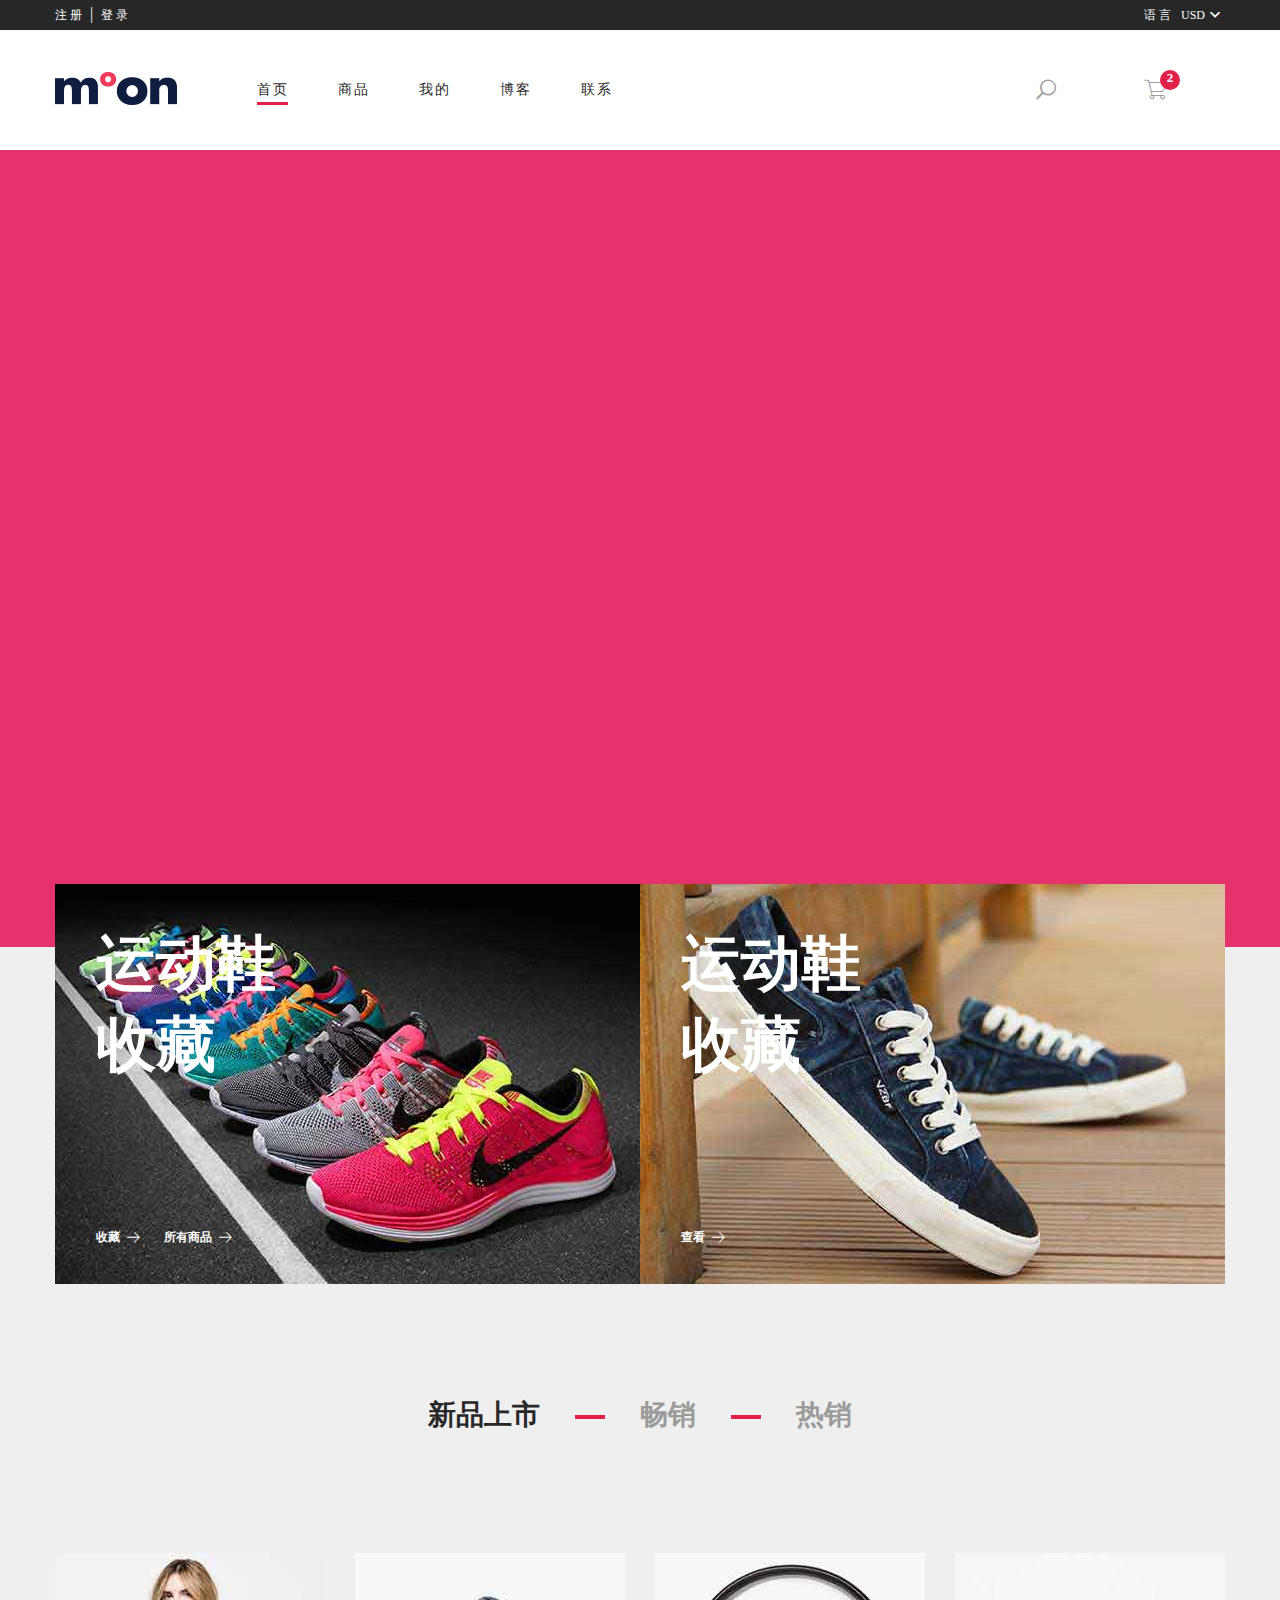
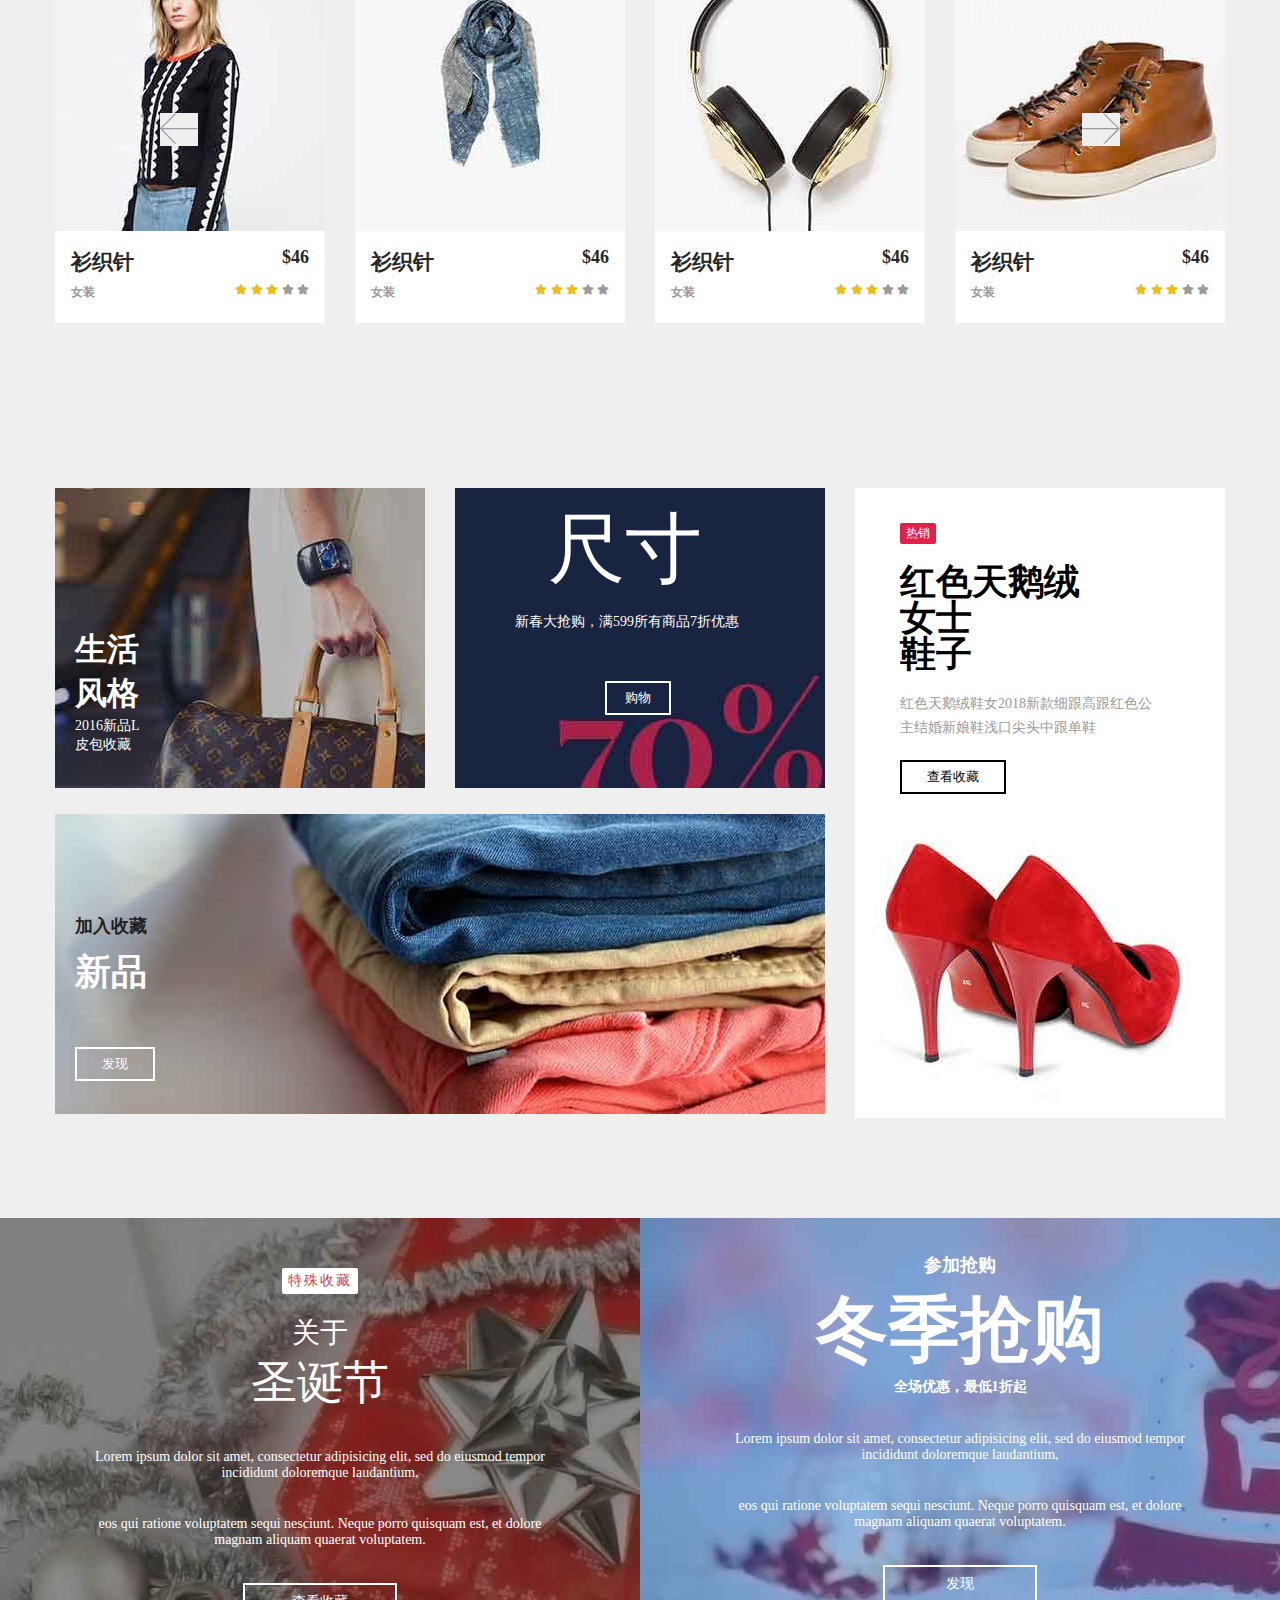
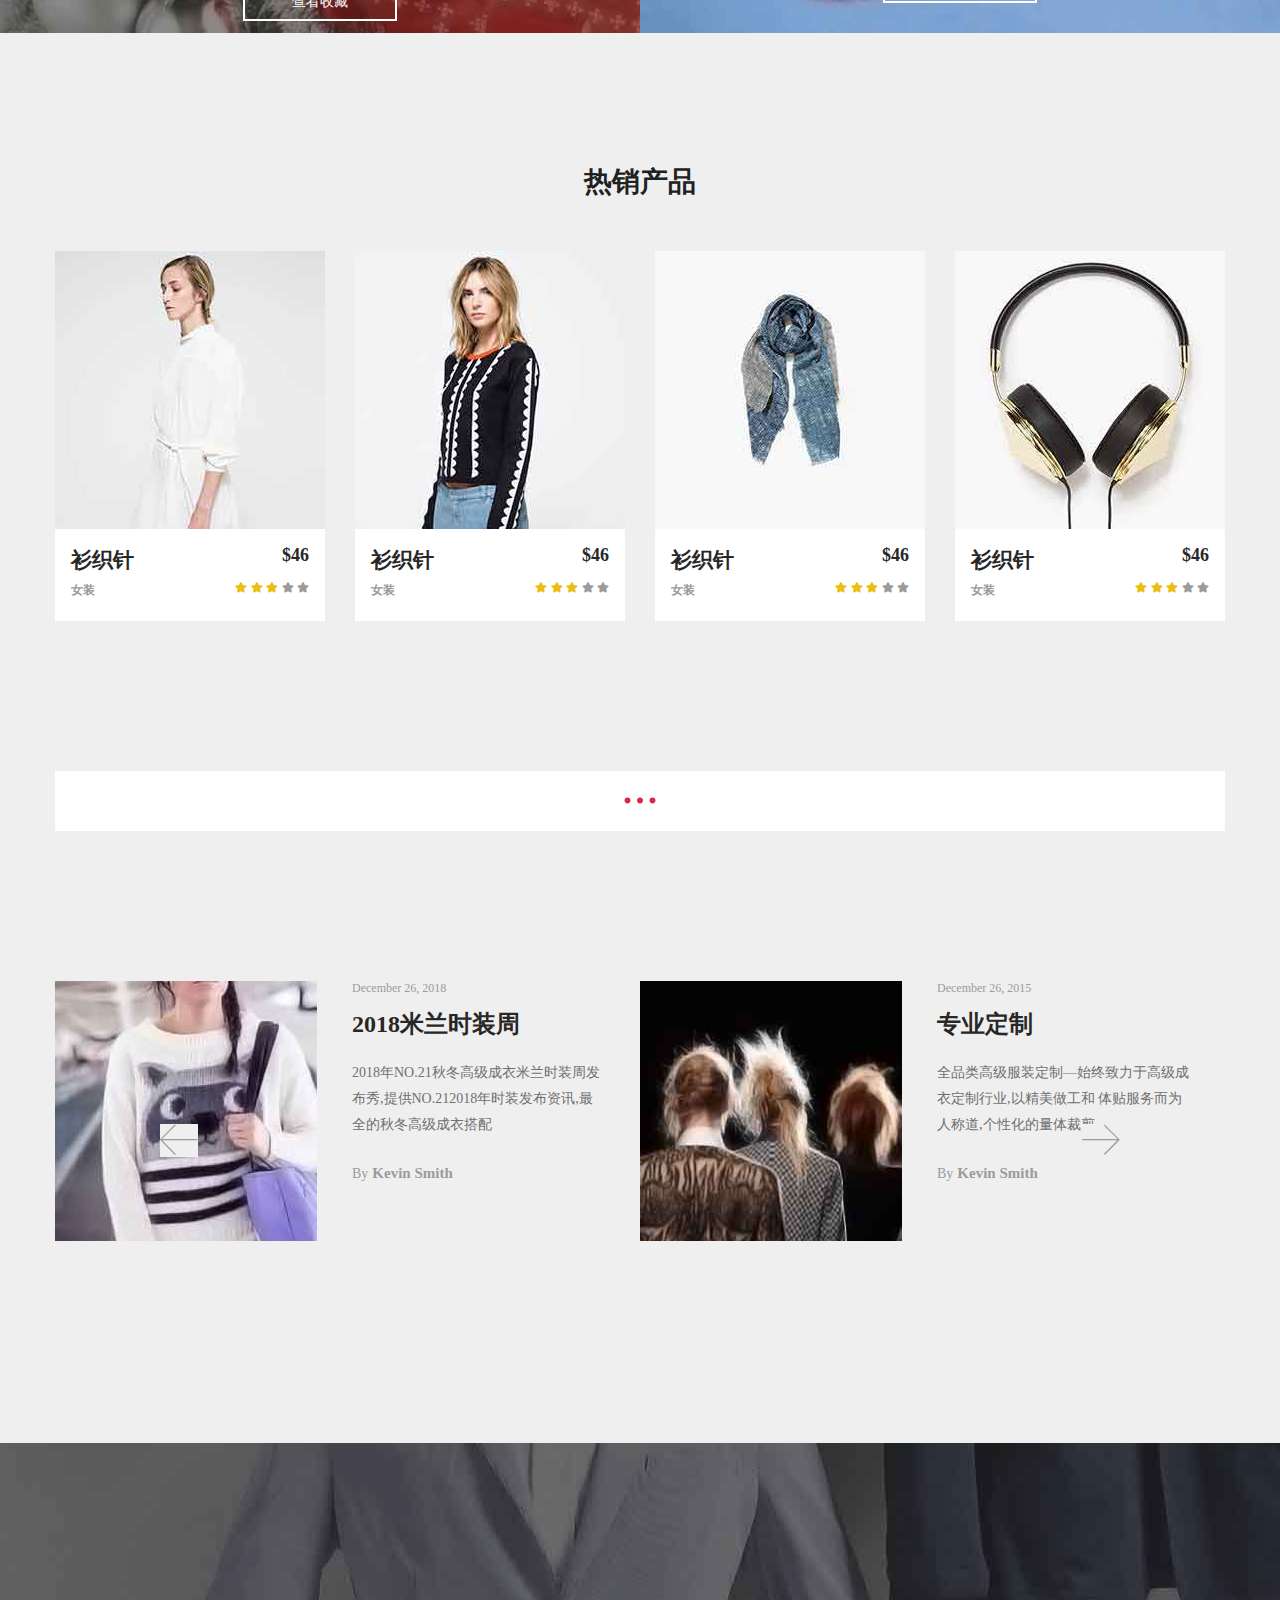
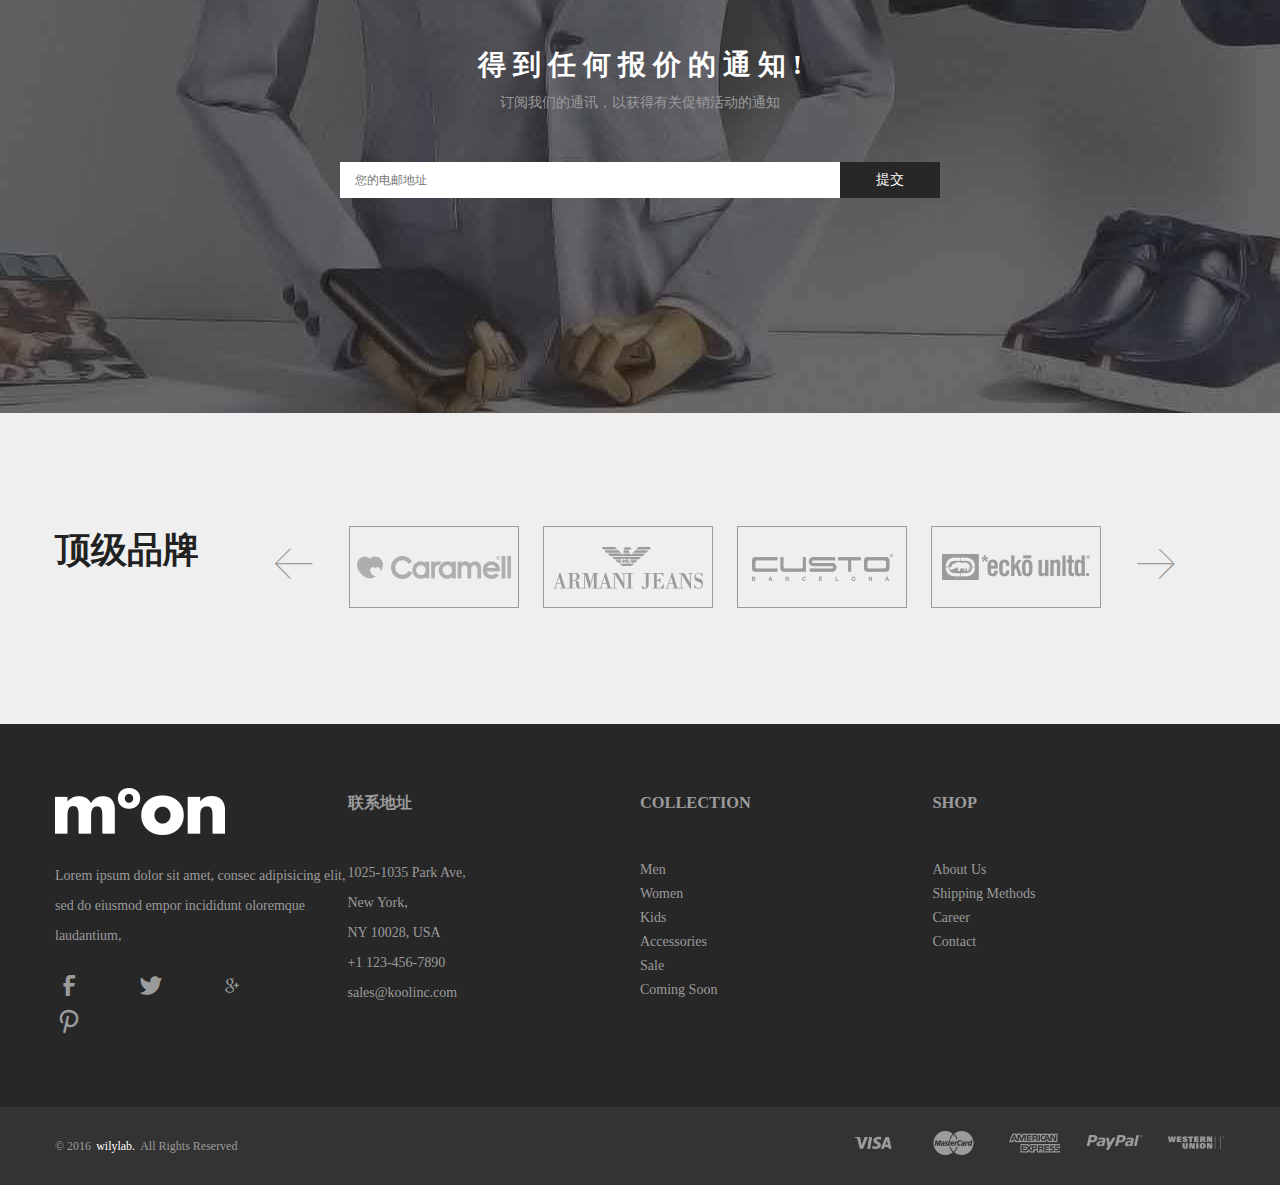
<file: index.html>
<!DOCTYPE html>
<html lang="en">
	<head>
		<meta charset="UTF-8" />
		<meta name="viewport" content="width=device-width, initial-scale=1.0" />
		<title>Index</title>
		<link rel="stylesheet" href="./css/common.css" />
		<link rel="stylesheet" href="./css/header.css" />
		<link rel="stylesheet" href="./css/footer.css" />
		<link rel="stylesheet" href="./css/index.css" />
		<link rel="stylesheet" href="./fonts/iconfont.css" />
	</head>
	<body>
		<!-- 头部 -->
		<div class="header container-fluid">
			<div class="container clearfix">
				<div class="login fl">
					<a href="javascript:;">注&nbsp;册</a>
					<span>&nbsp;|&nbsp;</span>
					<a href="javascript:;">登&nbsp;录</a>
				</div>
				<div class="language fr clearfix">
					<div class="fl">
						<a href="javascript:;">语&nbsp;言</a>
					</div>
					<div class="usd fr">
						<a href="javascript:;"
							>USD<i class="iconfont icon-Down"></i
						></a>
						<ul>
							<li><a href="">USD</a></li>
							<li><a href="">URO</a></li>
							<li><a href="">GBP</a></li>
						</ul>
					</div>
				</div>
			</div>
		</div>
		<!-- 导航 -->
		<div class="nav">
			<div class="container clearfix">
				<div class="logo fl"><img src="./img/logo.png" alt="" /></div>
				<ul class="menu fl clearfix">
					<li>
						<a href="">首页</a>
						<div class="bdbottom active"></div>
					</li>
					<li>
						<a href="">商品</a>
						<div class="bdbottom"></div>
					</li>
					<li>
						<a href="">我的</a>
						<div class="bdbottom"></div>
					</li>
					<li>
						<a href="">博客</a>
						<div class="bdbottom"></div>
					</li>
					<li>
						<a href="">联系</a>
						<div class="bdbottom"></div>
					</li>
				</ul>
				<div class="search_cart fr clearfix">
					<div class="cart fr">
						<i class="iconfont icon-cart"></i
						><span class="cart_num">2</span>
						<div class="cart-content"></div>
					</div>
					<div class="search fl">
						<div class="search-input">
							<input
								type="text"
								class="iptactive"
								placeholder="搜索......"
							/>
						</div>
						<i class="iconfont icon-Search"></i>
					</div>
				</div>
			</div>
		</div>
		<!-- 轮播图 -->
		<div class="slider">
			<ul>
				<li style="background: url('./img/home-1-slider/bg-1.jpg') ;">
					<div class="layer-m">
						<img src="img/home-1-slider/layer1.png" alt="">
					</div>
					<div class="layer-k">
						<img width="100%" height="100%" src="img/home-1-slider/layer2.png" alt="">
					</div>
					<div class="layer-p">
						<img src="img/home-1-slider/layer3.png" alt="">
					</div>
					<div class="layer-on">
						<img src="img/home-1-slider/layer4.png" alt="">
					</div>
					<h1>所有收藏</h1>
					<a href="javascript:;">购物</a>
				</li>
			</ul>
		</div>
		<!-- promo -->
		<div class="promo container clearfix">
			<div class="promo-item fl">
				<div class="promo-img">
					<img src="./img/2-column-promo/3.jpg" alt="" />
				</div>
				<div class="border-top-bottom"></div>
				<div class="border-left-right"></div>
				<div class="promo-title">
					<h1>运动鞋收藏</h1>
				</div>
				<div class="promo-links">
					<a href="">收藏<i class="iconfont icon-right1"></i></a>
					<a href="">所有商品<i class="iconfont icon-right1"></i></a>
				</div>
			</div>
			<div class="promo-item fl">
				<div class="promo-img">
					<img src="./img/2-column-promo/4.jpg" alt="" />
				</div>
				<div class="border-top-bottom"></div>
				<div class="border-left-right"></div>
				<div class="promo-title">
					<h1>运动鞋收藏</h1>
				</div>
				<div class="promo-links">
					<a href="">查看<i class="iconfont icon-right1"></i></a>
				</div>
			</div>
		</div>
		<!-- product -->
		<div class="product">
			<ul class="product-tab clearfix">
				<li class="active"><a href="javascript:;">新品上市</a></li>
				<li><a href="javascript:;">畅销</a></li>
				<li><a href="javascript:;">热销</a></li>
			</ul>
			<div class="product-slider">
				<div class="slider-container">
					<ul class="product-list clearfix">
						<li class="product-item">
							<div class="product-img">
								<a href="javascirpt:;"
									><img src="./img/product/5.jpg" alt=""
								/></a>
								<div class="cover">
									<div class="product-ops">
										<a href="javascript:;"
											><i class="iconfont icon-cart"></i
										></a>
										<a href="javascript:;"
											><i class="iconfont icon-eye"></i
										></a>
										<a href="javascript:;"
											><i class="iconfont icon-heart"></i
										></a>
									</div>
									<div class="size-color">
										<div class="size clearfix">
											<p>尺寸:</p>
											<ul class="clearfix">
												<li>S</li>
												<li>XS</li>
												<li>M</li>
												<li>L</li>
												<li>XL</li>
												<li>XXL</li>
											</ul>
										</div>
										<div class="color">
											<p>颜色:</p>
											<ul class="clearfix">
												<li>
													<i
														class="iconfont icon-circle"
														style="color: #82cbfe;"
													></i>
												</li>
												<li>
													<i
														class="iconfont icon-circle"
														style="color: #f77075;"
													></i>
												</li>
												<li>
													<i
														class="iconfont icon-circle"
														style="color: #9bd261;"
													></i>
												</li>
												<li>
													<i
														class="iconfont icon-circle"
														style="color: #250a6d;"
													></i>
												</li>
												<li>
													<i
														class="iconfont icon-circle"
														style="color: #e32b6d;"
													></i>
												</li>
											</ul>
										</div>
									</div>
								</div>
							</div>
							<div class="product-info">
								<div class="info-top clearfix">
									<h3>衫织针</h3>
									<p>$46</p>
								</div>
								<div class="info-bottom clearfix">
									<a href="javascript:;">女装</a>
									<div class="ratting">
										<i
											class="iconfont icon-xingxing ratactive"
										></i>
										<i
											class="iconfont icon-xingxing ratactive"
										></i>
										<i
											class="iconfont icon-xingxing ratactive"
										></i>
										<i class="iconfont icon-xingxing"></i>
										<i class="iconfont icon-xingxing"></i>
									</div>
								</div>
							</div>
						</li>
						<li class="product-item">
							<div class="product-img">
								<a href="javascirpt:;"
									><img src="./img/product/1.jpg" alt=""
								/></a>
								<div class="cover">
									<div class="product-ops">
										<a href="javascript:;"
											><i class="iconfont icon-cart"></i
										></a>
										<a href="javascript:;"
											><i class="iconfont icon-eye"></i
										></a>
										<a href="javascript:;"
											><i class="iconfont icon-heart"></i
										></a>
									</div>
									<div class="size-color">
										<div class="size clearfix">
											<p>尺寸:</p>
											<ul class="clearfix">
												<li>S</li>
												<li>XS</li>
												<li>M</li>
												<li>L</li>
												<li>XL</li>
												<li>XXL</li>
											</ul>
										</div>
										<div class="color">
											<p>颜色:</p>
											<ul class="clearfix">
												<li>
													<i
														class="iconfont icon-circle"
														style="color: #82cbfe;"
													></i>
												</li>
												<li>
													<i
														class="iconfont icon-circle"
														style="color: #f77075;"
													></i>
												</li>
												<li>
													<i
														class="iconfont icon-circle"
														style="color: #9bd261;"
													></i>
												</li>
												<li>
													<i
														class="iconfont icon-circle"
														style="color: #250a6d;"
													></i>
												</li>
												<li>
													<i
														class="iconfont icon-circle"
														style="color: #e32b6d;"
													></i>
												</li>
											</ul>
										</div>
									</div>
								</div>
							</div>
							<div class="product-info">
								<div class="info-top clearfix">
									<h3>衫织针</h3>
									<p>$46</p>
								</div>
								<div class="info-bottom clearfix">
									<a href="javascript:;">女装</a>
									<div class="ratting">
										<i
											class="iconfont icon-xingxing ratactive"
										></i>
										<i
											class="iconfont icon-xingxing ratactive"
										></i>
										<i
											class="iconfont icon-xingxing ratactive"
										></i>
										<i class="iconfont icon-xingxing"></i>
										<i class="iconfont icon-xingxing"></i>
									</div>
								</div>
							</div>
						</li>
						<li class="product-item">
							<div class="product-img">
								<a href="javascirpt:;"
									><img src="./img/product/2.jpg" alt=""
								/></a>
								<div class="cover">
									<div class="product-ops">
										<a href="javascript:;"
											><i class="iconfont icon-cart"></i
										></a>
										<a href="javascript:;"
											><i class="iconfont icon-eye"></i
										></a>
										<a href="javascript:;"
											><i class="iconfont icon-heart"></i
										></a>
									</div>
									<div class="size-color">
										<div class="size clearfix">
											<p>尺寸:</p>
											<ul class="clearfix">
												<li>S</li>
												<li>XS</li>
												<li>M</li>
												<li>L</li>
												<li>XL</li>
												<li>XXL</li>
											</ul>
										</div>
										<div class="color">
											<p>颜色:</p>
											<ul class="clearfix">
												<li>
													<i
														class="iconfont icon-circle"
														style="color: #82cbfe;"
													></i>
												</li>
												<li>
													<i
														class="iconfont icon-circle"
														style="color: #f77075;"
													></i>
												</li>
												<li>
													<i
														class="iconfont icon-circle"
														style="color: #9bd261;"
													></i>
												</li>
												<li>
													<i
														class="iconfont icon-circle"
														style="color: #250a6d;"
													></i>
												</li>
												<li>
													<i
														class="iconfont icon-circle"
														style="color: #e32b6d;"
													></i>
												</li>
											</ul>
										</div>
									</div>
								</div>
							</div>
							<div class="product-info">
								<div class="info-top clearfix">
									<h3>衫织针</h3>
									<p>$46</p>
								</div>
								<div class="info-bottom clearfix">
									<a href="javascript:;">女装</a>
									<div class="ratting">
										<i
											class="iconfont icon-xingxing ratactive"
										></i>
										<i
											class="iconfont icon-xingxing ratactive"
										></i>
										<i
											class="iconfont icon-xingxing ratactive"
										></i>
										<i class="iconfont icon-xingxing"></i>
										<i class="iconfont icon-xingxing"></i>
									</div>
								</div>
							</div>
						</li>
						<li class="product-item">
							<div class="product-img">
								<a href="javascirpt:;"
									><img src="./img/product/3.jpg" alt=""
								/></a>
								<div class="cover">
									<div class="product-ops">
										<a href="javascript:;"
											><i class="iconfont icon-cart"></i
										></a>
										<a href="javascript:;"
											><i class="iconfont icon-eye"></i
										></a>
										<a href="javascript:;"
											><i class="iconfont icon-heart"></i
										></a>
									</div>
									<div class="size-color">
										<div class="size clearfix">
											<p>尺寸:</p>
											<ul class="clearfix">
												<li>S</li>
												<li>XS</li>
												<li>M</li>
												<li>L</li>
												<li>XL</li>
												<li>XXL</li>
											</ul>
										</div>
										<div class="color">
											<p>颜色:</p>
											<ul class="clearfix">
												<li>
													<i
														class="iconfont icon-circle"
														style="color: #82cbfe;"
													></i>
												</li>
												<li>
													<i
														class="iconfont icon-circle"
														style="color: #f77075;"
													></i>
												</li>
												<li>
													<i
														class="iconfont icon-circle"
														style="color: #9bd261;"
													></i>
												</li>
												<li>
													<i
														class="iconfont icon-circle"
														style="color: #250a6d;"
													></i>
												</li>
												<li>
													<i
														class="iconfont icon-circle"
														style="color: #e32b6d;"
													></i>
												</li>
											</ul>
										</div>
									</div>
								</div>
							</div>
							<div class="product-info">
								<div class="info-top clearfix">
									<h3>衫织针</h3>
									<p>$46</p>
								</div>
								<div class="info-bottom clearfix">
									<a href="javascript:;">女装</a>
									<div class="ratting">
										<i
											class="iconfont icon-xingxing ratactive"
										></i>
										<i
											class="iconfont icon-xingxing ratactive"
										></i>
										<i
											class="iconfont icon-xingxing ratactive"
										></i>
										<i class="iconfont icon-xingxing"></i>
										<i class="iconfont icon-xingxing"></i>
									</div>
								</div>
							</div>
						</li>
						<li class="product-item">
							<div class="product-img">
								<a href="javascirpt:;"
									><img src="./img/product/4.jpg" alt=""
								/></a>
								<div class="cover">
									<div class="product-ops">
										<a href="javascript:;"
											><i class="iconfont icon-cart"></i
										></a>
										<a href="javascript:;"
											><i class="iconfont icon-eye"></i
										></a>
										<a href="javascript:;"
											><i class="iconfont icon-heart"></i
										></a>
									</div>
									<div class="size-color">
										<div class="size clearfix">
											<p>尺寸:</p>
											<ul class="clearfix">
												<li>S</li>
												<li>XS</li>
												<li>M</li>
												<li>L</li>
												<li>XL</li>
												<li>XXL</li>
											</ul>
										</div>
										<div class="color">
											<p>颜色:</p>
											<ul class="clearfix">
												<li>
													<i
														class="iconfont icon-circle"
														style="color: #82cbfe;"
													></i>
												</li>
												<li>
													<i
														class="iconfont icon-circle"
														style="color: #f77075;"
													></i>
												</li>
												<li>
													<i
														class="iconfont icon-circle"
														style="color: #9bd261;"
													></i>
												</li>
												<li>
													<i
														class="iconfont icon-circle"
														style="color: #250a6d;"
													></i>
												</li>
												<li>
													<i
														class="iconfont icon-circle"
														style="color: #e32b6d;"
													></i>
												</li>
											</ul>
										</div>
									</div>
								</div>
							</div>
							<div class="product-info">
								<div class="info-top clearfix">
									<h3>衫织针</h3>
									<p>$46</p>
								</div>
								<div class="info-bottom clearfix">
									<a href="javascript:;">女装</a>
									<div class="ratting">
										<i
											class="iconfont icon-xingxing ratactive"
										></i>
										<i
											class="iconfont icon-xingxing ratactive"
										></i>
										<i
											class="iconfont icon-xingxing ratactive"
										></i>
										<i class="iconfont icon-xingxing"></i>
										<i class="iconfont icon-xingxing"></i>
									</div>
								</div>
							</div>
						</li>
						<li class="product-item">
							<div class="product-img">
								<a href="javascirpt:;"
									><img src="./img/product/5.jpg" alt=""
								/></a>
								<div class="cover">
									<div class="product-ops">
										<a href="javascript:;"
											><i class="iconfont icon-cart"></i
										></a>
										<a href="javascript:;"
											><i class="iconfont icon-eye"></i
										></a>
										<a href="javascript:;"
											><i class="iconfont icon-heart"></i
										></a>
									</div>
									<div class="size-color">
										<div class="size clearfix">
											<p>尺寸:</p>
											<ul class="clearfix">
												<li>S</li>
												<li>XS</li>
												<li>M</li>
												<li>L</li>
												<li>XL</li>
												<li>XXL</li>
											</ul>
										</div>
										<div class="color">
											<p>颜色:</p>
											<ul class="clearfix">
												<li>
													<i
														class="iconfont icon-circle"
														style="color: #82cbfe;"
													></i>
												</li>
												<li>
													<i
														class="iconfont icon-circle"
														style="color: #f77075;"
													></i>
												</li>
												<li>
													<i
														class="iconfont icon-circle"
														style="color: #9bd261;"
													></i>
												</li>
												<li>
													<i
														class="iconfont icon-circle"
														style="color: #250a6d;"
													></i>
												</li>
												<li>
													<i
														class="iconfont icon-circle"
														style="color: #e32b6d;"
													></i>
												</li>
											</ul>
										</div>
									</div>
								</div>
							</div>
							<div class="product-info">
								<div class="info-top clearfix">
									<h3>衫织针</h3>
									<p>$46</p>
								</div>
								<div class="info-bottom clearfix">
									<a href="javascript:;">女装</a>
									<div class="ratting">
										<i
											class="iconfont icon-xingxing ratactive"
										></i>
										<i
											class="iconfont icon-xingxing ratactive"
										></i>
										<i
											class="iconfont icon-xingxing ratactive"
										></i>
										<i class="iconfont icon-xingxing"></i>
										<i class="iconfont icon-xingxing"></i>
									</div>
								</div>
							</div>
						</li>
						<li class="product-item">
							<div class="product-img">
								<a href="javascirpt:;"
									><img src="./img/product/1.jpg" alt=""
								/></a>
								<div class="cover">
									<div class="product-ops">
										<a href="javascript:;"
											><i class="iconfont icon-cart"></i
										></a>
										<a href="javascript:;"
											><i class="iconfont icon-eye"></i
										></a>
										<a href="javascript:;"
											><i class="iconfont icon-heart"></i
										></a>
									</div>
									<div class="size-color">
										<div class="size clearfix">
											<p>尺寸:</p>
											<ul class="clearfix">
												<li>S</li>
												<li>XS</li>
												<li>M</li>
												<li>L</li>
												<li>XL</li>
												<li>XXL</li>
											</ul>
										</div>
										<div class="color">
											<p>颜色:</p>
											<ul class="clearfix">
												<li>
													<i
														class="iconfont icon-circle"
														style="color: #82cbfe;"
													></i>
												</li>
												<li>
													<i
														class="iconfont icon-circle"
														style="color: #f77075;"
													></i>
												</li>
												<li>
													<i
														class="iconfont icon-circle"
														style="color: #9bd261;"
													></i>
												</li>
												<li>
													<i
														class="iconfont icon-circle"
														style="color: #250a6d;"
													></i>
												</li>
												<li>
													<i
														class="iconfont icon-circle"
														style="color: #e32b6d;"
													></i>
												</li>
											</ul>
										</div>
									</div>
								</div>
							</div>
							<div class="product-info">
								<div class="info-top clearfix">
									<h3>衫织针</h3>
									<p>$46</p>
								</div>
								<div class="info-bottom clearfix">
									<a href="javascript:;">女装</a>
									<div class="ratting">
										<i
											class="iconfont icon-xingxing ratactive"
										></i>
										<i
											class="iconfont icon-xingxing ratactive"
										></i>
										<i
											class="iconfont icon-xingxing ratactive"
										></i>
										<i class="iconfont icon-xingxing"></i>
										<i class="iconfont icon-xingxing"></i>
									</div>
								</div>
							</div>
						</li>
						<li class="product-item">
							<div class="product-img">
								<a href="javascirpt:;"
									><img src="./img/product/2.jpg" alt=""
								/></a>
								<div class="cover">
									<div class="product-ops">
										<a href="javascript:;"
											><i class="iconfont icon-cart"></i
										></a>
										<a href="javascript:;"
											><i class="iconfont icon-eye"></i
										></a>
										<a href="javascript:;"
											><i class="iconfont icon-heart"></i
										></a>
									</div>
									<div class="size-color">
										<div class="size clearfix">
											<p>尺寸:</p>
											<ul class="clearfix">
												<li>S</li>
												<li>XS</li>
												<li>M</li>
												<li>L</li>
												<li>XL</li>
												<li>XXL</li>
											</ul>
										</div>
										<div class="color">
											<p>颜色:</p>
											<ul class="clearfix">
												<li>
													<i
														class="iconfont icon-circle"
														style="color: #82cbfe;"
													></i>
												</li>
												<li>
													<i
														class="iconfont icon-circle"
														style="color: #f77075;"
													></i>
												</li>
												<li>
													<i
														class="iconfont icon-circle"
														style="color: #9bd261;"
													></i>
												</li>
												<li>
													<i
														class="iconfont icon-circle"
														style="color: #250a6d;"
													></i>
												</li>
												<li>
													<i
														class="iconfont icon-circle"
														style="color: #e32b6d;"
													></i>
												</li>
											</ul>
										</div>
									</div>
								</div>
							</div>
							<div class="product-info">
								<div class="info-top clearfix">
									<h3>衫织针</h3>
									<p>$46</p>
								</div>
								<div class="info-bottom clearfix">
									<a href="javascript:;">女装</a>
									<div class="ratting">
										<i
											class="iconfont icon-xingxing ratactive"
										></i>
										<i
											class="iconfont icon-xingxing ratactive"
										></i>
										<i
											class="iconfont icon-xingxing ratactive"
										></i>
										<i class="iconfont icon-xingxing"></i>
										<i class="iconfont icon-xingxing"></i>
									</div>
								</div>
							</div>
						</li>
						<li class="product-item">
							<div class="product-img">
								<a href="javascirpt:;"
									><img src="./img/product/3.jpg" alt=""
								/></a>
								<div class="cover">
									<div class="product-ops">
										<a href="javascript:;"
											><i class="iconfont icon-cart"></i
										></a>
										<a href="javascript:;"
											><i class="iconfont icon-eye"></i
										></a>
										<a href="javascript:;"
											><i class="iconfont icon-heart"></i
										></a>
									</div>
									<div class="size-color">
										<div class="size clearfix">
											<p>尺寸:</p>
											<ul class="clearfix">
												<li>S</li>
												<li>XS</li>
												<li>M</li>
												<li>L</li>
												<li>XL</li>
												<li>XXL</li>
											</ul>
										</div>
										<div class="color">
											<p>颜色:</p>
											<ul class="clearfix">
												<li>
													<i
														class="iconfont icon-circle"
														style="color: #82cbfe;"
													></i>
												</li>
												<li>
													<i
														class="iconfont icon-circle"
														style="color: #f77075;"
													></i>
												</li>
												<li>
													<i
														class="iconfont icon-circle"
														style="color: #9bd261;"
													></i>
												</li>
												<li>
													<i
														class="iconfont icon-circle"
														style="color: #250a6d;"
													></i>
												</li>
												<li>
													<i
														class="iconfont icon-circle"
														style="color: #e32b6d;"
													></i>
												</li>
											</ul>
										</div>
									</div>
								</div>
							</div>
							<div class="product-info">
								<div class="info-top clearfix">
									<h3>衫织针</h3>
									<p>$46</p>
								</div>
								<div class="info-bottom clearfix">
									<a href="javascript:;">女装</a>
									<div class="ratting">
										<i
											class="iconfont icon-xingxing ratactive"
										></i>
										<i
											class="iconfont icon-xingxing ratactive"
										></i>
										<i
											class="iconfont icon-xingxing ratactive"
										></i>
										<i class="iconfont icon-xingxing"></i>
										<i class="iconfont icon-xingxing"></i>
									</div>
								</div>
							</div>
						</li>
						<li class="product-item">
							<div class="product-img">
								<a href="javascirpt:;"
									><img src="./img/product/4.jpg" alt=""
								/></a>
								<div class="cover">
									<div class="product-ops">
										<a href="javascript:;"
											><i class="iconfont icon-cart"></i
										></a>
										<a href="javascript:;"
											><i class="iconfont icon-eye"></i
										></a>
										<a href="javascript:;"
											><i class="iconfont icon-heart"></i
										></a>
									</div>
									<div class="size-color">
										<div class="size clearfix">
											<p>尺寸:</p>
											<ul class="clearfix">
												<li>S</li>
												<li>XS</li>
												<li>M</li>
												<li>L</li>
												<li>XL</li>
												<li>XXL</li>
											</ul>
										</div>
										<div class="color">
											<p>颜色:</p>
											<ul class="clearfix">
												<li>
													<i
														class="iconfont icon-circle"
														style="color: #82cbfe;"
													></i>
												</li>
												<li>
													<i
														class="iconfont icon-circle"
														style="color: #f77075;"
													></i>
												</li>
												<li>
													<i
														class="iconfont icon-circle"
														style="color: #9bd261;"
													></i>
												</li>
												<li>
													<i
														class="iconfont icon-circle"
														style="color: #250a6d;"
													></i>
												</li>
												<li>
													<i
														class="iconfont icon-circle"
														style="color: #e32b6d;"
													></i>
												</li>
											</ul>
										</div>
									</div>
								</div>
							</div>
							<div class="product-info">
								<div class="info-top clearfix">
									<h3>衫织针</h3>
									<p>$46</p>
								</div>
								<div class="info-bottom clearfix">
									<a href="javascript:;">女装</a>
									<div class="ratting">
										<i
											class="iconfont icon-xingxing ratactive"
										></i>
										<i
											class="iconfont icon-xingxing ratactive"
										></i>
										<i
											class="iconfont icon-xingxing ratactive"
										></i>
										<i class="iconfont icon-xingxing"></i>
										<i class="iconfont icon-xingxing"></i>
									</div>
								</div>
							</div>
						</li>
						<li class="product-item">
							<div class="product-img">
								<a href="javascirpt:;"
									><img src="./img/product/5.jpg" alt=""
								/></a>
								<div class="cover">
									<div class="product-ops">
										<a href="javascript:;"
											><i class="iconfont icon-cart"></i
										></a>
										<a href="javascript:;"
											><i class="iconfont icon-eye"></i
										></a>
										<a href="javascript:;"
											><i class="iconfont icon-heart"></i
										></a>
									</div>
									<div class="size-color">
										<div class="size clearfix">
											<p>尺寸:</p>
											<ul class="clearfix">
												<li>S</li>
												<li>XS</li>
												<li>M</li>
												<li>L</li>
												<li>XL</li>
												<li>XXL</li>
											</ul>
										</div>
										<div class="color">
											<p>颜色:</p>
											<ul class="clearfix">
												<li>
													<i
														class="iconfont icon-circle"
														style="color: #82cbfe;"
													></i>
												</li>
												<li>
													<i
														class="iconfont icon-circle"
														style="color: #f77075;"
													></i>
												</li>
												<li>
													<i
														class="iconfont icon-circle"
														style="color: #9bd261;"
													></i>
												</li>
												<li>
													<i
														class="iconfont icon-circle"
														style="color: #250a6d;"
													></i>
												</li>
												<li>
													<i
														class="iconfont icon-circle"
														style="color: #e32b6d;"
													></i>
												</li>
											</ul>
										</div>
									</div>
								</div>
							</div>
							<div class="product-info">
								<div class="info-top clearfix">
									<h3>衫织针</h3>
									<p>$46</p>
								</div>
								<div class="info-bottom clearfix">
									<a href="javascript:;">女装</a>
									<div class="ratting">
										<i
											class="iconfont icon-xingxing ratactive"
										></i>
										<i
											class="iconfont icon-xingxing ratactive"
										></i>
										<i
											class="iconfont icon-xingxing ratactive"
										></i>
										<i class="iconfont icon-xingxing"></i>
										<i class="iconfont icon-xingxing"></i>
									</div>
								</div>
							</div>
						</li>
						<li class="product-item">
							<div class="product-img">
								<a href="javascirpt:;"
									><img src="./img/product/1.jpg" alt=""
								/></a>
								<div class="cover">
									<div class="product-ops">
										<a href="javascript:;"
											><i class="iconfont icon-cart"></i
										></a>
										<a href="javascript:;"
											><i class="iconfont icon-eye"></i
										></a>
										<a href="javascript:;"
											><i class="iconfont icon-heart"></i
										></a>
									</div>
									<div class="size-color">
										<div class="size clearfix">
											<p>尺寸:</p>
											<ul class="clearfix">
												<li>S</li>
												<li>XS</li>
												<li>M</li>
												<li>L</li>
												<li>XL</li>
												<li>XXL</li>
											</ul>
										</div>
										<div class="color">
											<p>颜色:</p>
											<ul class="clearfix">
												<li>
													<i
														class="iconfont icon-circle"
														style="color: #82cbfe;"
													></i>
												</li>
												<li>
													<i
														class="iconfont icon-circle"
														style="color: #f77075;"
													></i>
												</li>
												<li>
													<i
														class="iconfont icon-circle"
														style="color: #9bd261;"
													></i>
												</li>
												<li>
													<i
														class="iconfont icon-circle"
														style="color: #250a6d;"
													></i>
												</li>
												<li>
													<i
														class="iconfont icon-circle"
														style="color: #e32b6d;"
													></i>
												</li>
											</ul>
										</div>
									</div>
								</div>
							</div>
							<div class="product-info">
								<div class="info-top clearfix">
									<h3>衫织针</h3>
									<p>$46</p>
								</div>
								<div class="info-bottom clearfix">
									<a href="javascript:;">女装</a>
									<div class="ratting">
										<i
											class="iconfont icon-xingxing ratactive"
										></i>
										<i
											class="iconfont icon-xingxing ratactive"
										></i>
										<i
											class="iconfont icon-xingxing ratactive"
										></i>
										<i class="iconfont icon-xingxing"></i>
										<i class="iconfont icon-xingxing"></i>
									</div>
								</div>
							</div>
						</li>
					</ul>
				</div>
				<div class="slider-control clearfix">
					<button class="prev">
						<i class="iconfont icon-left"></i>
					</button>
					<button class="next">
						<i class="iconfont icon-right1"></i>
					</button>
				</div>
			</div>
		</div>
		<!-- modal -->
		<div class="product-modal">
			<div class="modal-container container clearfix">
				<div class="modal-info fl">
					<p class="categories">LEATHER SHOE</p>
					<div class="ratting clearfix">
						<h2 class="fl">Buttero Casual</h2>
						<div class="fr">
							<i class="iconfont icon-xingxing"></i>
							<i class="iconfont icon-xingxing"></i>
							<i class="iconfont icon-xingxing"></i>
							<i class="iconfont icon-xingxing"></i>
							<i class="iconfont icon-xingxing"></i>
						</div>
					</div>
					<ul class="tabs clearfix">
						<li class="active">DESCRIPTION</li>
						<li>TAGS</li>
						<li>REVIEWS</li>
					</ul>
					<ul class="tab-items">
						<li class="desc active">
							<p>These city boots won't let you down when it comes to comfort and practicality. Look manly and trendy on the daily in these versatile lace-up boots.</p>
							<ul class="clearfix">
								<li>Polished Leather</li>
								<li>Lace-up boot</li>
								<li>Round toe</li>
								<li>Felt lining</li>
							</ul>
							<div class="color-size clearfix">
								<div class="color fl">
									<p>Colors:</p>
									<div>
										<i class="iconfont icon-circle" style="color: #343434;"></i>
										<i class="iconfont icon-circle" style="color: #b36d11;"></i>
										<i class="iconfont icon-circle" style="color: #3e1c03;"></i>
										<i class="iconfont icon-circle" style="color: #23076a;"></i>
									</div>
								</div>
								<div class="size fl">
									<p>Sizes:</p>
									<div>
										<i class="iconfont icon-circle" style="color: #343434;"></i>
										<i class="iconfont icon-circle" style="color: #b36d11;"></i>
										<i class="iconfont icon-circle" style="color: #3e1c03;"></i>
										<i class="iconfont icon-circle" style="color: #23076a;"></i>
									</div>
								</div>
							</div>
							<div class="price">
								<p>$ 259.00&nbsp;&nbsp;&nbsp;<span>$ 380.00</span></p>
							</div>
							<div class="cart clearfix">
								<div class="num fl">
									<span>QUANTITY</span>
									<input type="text" value="0">
								</div>
								<div class="add-to fl">
									<i class="iconfont icon-cart"></i>
									ADD TO CART
								</div>
							</div>
						</li>
						<li class="tags">
							<a href="">Leather Shoe</a>
							<a href="">Shoe</a>
							<a href="">Men</a>
						</li>
						<li class="reviews">
							<ul class="comment">
								<li class="clearfix">
									<div class="comment-img fl"><img src="img/comments/1.png" alt=""></div>
									<div class="comment-content fl">
										<h3>Mingel Hoops</h3>
										<p>
											December 28, 2015 at 3:20 pm
											<i class="iconfont icon-xingxing"></i>
											<i class="iconfont icon-xingxing"></i>
											<i class="iconfont icon-xingxing"></i>
											<i class="iconfont icon-xingxing"></i>
											<i class="iconfont icon-xingxing"></i>
										</p>
										<p>Morbi accumsan ipsum velit. Nam nec tellus a odio tincidunt auctor a ornare odio. Sed non mauris vitae erat consequat auctor eu in elit.</p>
									</div>
								</li>
								<li class="clearfix">
									<div class="comment-img fl"><img src="img/comments/2.png" alt=""></div>
									<div class="comment-content fl">
										<h3>Mingel Hoops</h3>
										<p>
											December 28, 2015 at 3:20 pm
											<i class="iconfont icon-xingxing"></i>
											<i class="iconfont icon-xingxing"></i>
											<i class="iconfont icon-xingxing"></i>
											<i class="iconfont icon-xingxing"></i>
											<i class="iconfont icon-xingxing"></i>
										</p>
										<p>Morbi accumsan ipsum velit. Nam nec tellus a odio tincidunt auctor a ornare odio. Sed non mauris vitae erat consequat auctor eu in elit.</p>
									</div>
								</li>
							</ul>
							<div class="review-form">
								<h2>Add your review</h2>
								<form action="">
									<input type="text" placeholder="Name">
									&nbsp;&nbsp;&nbsp;&nbsp;&nbsp;&nbsp;
									<input type="text" placeholder="Email">
									<div class="rat clearfix">
										<div class="rat-1 fl">
											<i class="iconfont icon-xingxing"></i>
										</div>
										<div class="rat-2 fl">
											<i class="iconfont icon-xingxing"></i>
											<i class="iconfont icon-xingxing"></i>
										</div>
										<div class="rat-3 fl">
											<i class="iconfont icon-xingxing"></i>
											<i class="iconfont icon-xingxing"></i>
											<i class="iconfont icon-xingxing"></i>
										</div>
										<div class="rat-4 fl">
											<i class="iconfont icon-xingxing"></i>
											<i class="iconfont icon-xingxing"></i>
											<i class="iconfont icon-xingxing"></i>
											<i class="iconfont icon-xingxing"></i>
										</div>
										<div class="rat-5 fl">
											<i class="iconfont icon-xingxing"></i>
											<i class="iconfont icon-xingxing"></i>
											<i class="iconfont icon-xingxing"></i>
											<i class="iconfont icon-xingxing"></i>
											<i class="iconfont icon-xingxing"></i>
										</div>
									</div>
									<textarea name="" id="" cols="65" rows="10"></textarea>
									<a class="submit" href="javascript:;">SUBMIT</a>
								</form>
							</div>
						</li>
					</ul>
				</div>
				<div class="modal-img fl">
					<ul class="preview clearfix">
						<li class="active">
							<img src="./img/pro-details/big-1.jpg" alt="">
						</li>
						<li>
							<img src="./img/pro-details/big-2.jpg" alt="">
						</li>
						<li>
							<img src="./img/pro-details/big-3.jpg" alt="">
						</li>
						<li>
							<img src="./img/pro-details/big-4.jpg" alt="">
						</li>
					</ul>
					<ul class="img-tabs clearfix">
						<li class="active">
							<img src="img/pro-details/1.jpg" alt="">
						</li>
						<li>
							<img src="img/pro-details/2.jpg" alt="">
						</li>
						<li>
							<img src="img/pro-details/3.jpg" alt="">
						</li>
						<li>
							<img src="img/pro-details/4.jpg" alt="">
						</li>
					</ul>
				</div>
				<a class="modal-close" href="javascript:;"><i class="iconfont icon-close"></i></a>
			</div>
		</div>
		<!-- offers -->
		<div class="offers container clearfix">
			<div class="offers-left fl">
				<div class="left-top clearfix">
					<div class="fl left-top-1">
						<div class="left-top-text">
							<h1>生活风格</h1>
							<span>2016新品L皮包收藏</span>
						</div>
					</div>
					<div class="fr">
						<div class="left-top-text">
							<h1>尺寸</h1>
							<span>新春大抢购，满599所有商品7折优惠</span>
							<button>购物</button>
						</div>
					</div>
				</div>
				<div class="left-bottom">
					<div class="left-bottom-text">
						<span>加入收藏</span>
						<h1>新品</h1>
						<button>发现</button>
					</div>
				</div>
			</div>
			<div class="offers-right fr">
				<div class="right-text">
					<span class="onsale">热销</span>
					<h1>红色天鹅绒</br>女士</br>鞋子</h1>
					<p>红色天鹅绒鞋女2018新款细跟高跟红色公主结婚新娘鞋浅口尖头中跟单鞋
					</p>
					<button>查看收藏</button>
				</div>
			</div>
		</div>
		<!-- 活动 -->
		<div class="sale-banner container-fluid clearfix">
			<div class="banner-item-l fl">
				<div class="sale-info">
					<span>特殊收藏</span>
					<h2>关于</h2>
					<h1>圣诞节</h1>
					<p>Lorem ipsum dolor sit amet, consectetur adipisicing elit, sed do eiusmod tempor incididunt doloremque laudantium,</p>
					<p>eos qui ratione voluptatem sequi nesciunt. Neque porro quisquam est, et dolore magnam aliquam quaerat voluptatem.</p>
					<a href="javascript:;">查看收藏</a>
				</div>
			</div>
			<div class="banner-item-r fr">
				<div class="sale-info">
					<h2>参加抢购</h2>
					<h1>冬季抢购</h1>
					<h3>全场优惠，最低1折起</h3>
					<p>Lorem ipsum dolor sit amet, consectetur adipisicing elit, sed do eiusmod tempor incididunt doloremque laudantium,</p>
					<p>eos qui ratione voluptatem sequi nesciunt. Neque porro quisquam est, et dolore magnam aliquam quaerat voluptatem.</p>
					<a href="javascript:;">发现</a>
				</div>
			</div>
		</div>
		<!-- 热销 -->
		<div class="hot">
			<div class="hot-title">热销产品</div>
			<div class="container">
				<ul class="product-list clearfix">
					<li class="product-item">
						<div class="product-img">
							<a href="javascirpt:;"
								><img src="./img/product/5.jpg" alt=""
							/></a>
							<div class="cover">
								<div class="product-ops">
									<a href="javascript:;"
										><i class="iconfont icon-cart"></i
									></a>
									<a href="javascript:;"
										><i class="iconfont icon-eye"></i
									></a>
									<a href="javascript:;"
										><i class="iconfont icon-heart"></i
									></a>
								</div>
								<div class="size-color">
									<div class="size clearfix">
										<p>尺寸:</p>
										<ul class="clearfix">
											<li>S</li>
											<li>XS</li>
											<li>M</li>
											<li>L</li>
											<li>XL</li>
											<li>XXL</li>
										</ul>
									</div>
									<div class="color">
										<p>颜色:</p>
										<ul class="clearfix">
											<li>
												<i
													class="iconfont icon-circle"
													style="color: #82cbfe;"
												></i>
											</li>
											<li>
												<i
													class="iconfont icon-circle"
													style="color: #f77075;"
												></i>
											</li>
											<li>
												<i
													class="iconfont icon-circle"
													style="color: #9bd261;"
												></i>
											</li>
											<li>
												<i
													class="iconfont icon-circle"
													style="color: #250a6d;"
												></i>
											</li>
											<li>
												<i
													class="iconfont icon-circle"
													style="color: #e32b6d;"
												></i>
											</li>
										</ul>
									</div>
								</div>
							</div>
						</div>
						<div class="product-info">
							<div class="info-top clearfix">
								<h3>衫织针</h3>
								<p>$46</p>
							</div>
							<div class="info-bottom clearfix">
								<a href="javascript:;">女装</a>
								<div class="ratting">
									<i
										class="iconfont icon-xingxing ratactive"
									></i>
									<i
										class="iconfont icon-xingxing ratactive"
									></i>
									<i
										class="iconfont icon-xingxing ratactive"
									></i>
									<i class="iconfont icon-xingxing"></i>
									<i class="iconfont icon-xingxing"></i>
								</div>
							</div>
						</div>
					</li>
					<li class="product-item">
						<div class="product-img">
							<a href="javascirpt:;"
								><img src="./img/product/1.jpg" alt=""
							/></a>
							<div class="cover">
								<div class="product-ops">
									<a href="javascript:;"
										><i class="iconfont icon-cart"></i
									></a>
									<a href="javascript:;"
										><i class="iconfont icon-eye"></i
									></a>
									<a href="javascript:;"
										><i class="iconfont icon-heart"></i
									></a>
								</div>
								<div class="size-color">
									<div class="size clearfix">
										<p>尺寸:</p>
										<ul class="clearfix">
											<li>S</li>
											<li>XS</li>
											<li>M</li>
											<li>L</li>
											<li>XL</li>
											<li>XXL</li>
										</ul>
									</div>
									<div class="color">
										<p>颜色:</p>
										<ul class="clearfix">
											<li>
												<i
													class="iconfont icon-circle"
													style="color: #82cbfe;"
												></i>
											</li>
											<li>
												<i
													class="iconfont icon-circle"
													style="color: #f77075;"
												></i>
											</li>
											<li>
												<i
													class="iconfont icon-circle"
													style="color: #9bd261;"
												></i>
											</li>
											<li>
												<i
													class="iconfont icon-circle"
													style="color: #250a6d;"
												></i>
											</li>
											<li>
												<i
													class="iconfont icon-circle"
													style="color: #e32b6d;"
												></i>
											</li>
										</ul>
									</div>
								</div>
							</div>
						</div>
						<div class="product-info">
							<div class="info-top clearfix">
								<h3>衫织针</h3>
								<p>$46</p>
							</div>
							<div class="info-bottom clearfix">
								<a href="javascript:;">女装</a>
								<div class="ratting">
									<i
										class="iconfont icon-xingxing ratactive"
									></i>
									<i
										class="iconfont icon-xingxing ratactive"
									></i>
									<i
										class="iconfont icon-xingxing ratactive"
									></i>
									<i class="iconfont icon-xingxing"></i>
									<i class="iconfont icon-xingxing"></i>
								</div>
							</div>
						</div>
					</li>
					<li class="product-item">
						<div class="product-img">
							<a href="javascirpt:;"
								><img src="./img/product/2.jpg" alt=""
							/></a>
							<div class="cover">
								<div class="product-ops">
									<a href="javascript:;"
										><i class="iconfont icon-cart"></i
									></a>
									<a href="javascript:;"
										><i class="iconfont icon-eye"></i
									></a>
									<a href="javascript:;"
										><i class="iconfont icon-heart"></i
									></a>
								</div>
								<div class="size-color">
									<div class="size clearfix">
										<p>尺寸:</p>
										<ul class="clearfix">
											<li>S</li>
											<li>XS</li>
											<li>M</li>
											<li>L</li>
											<li>XL</li>
											<li>XXL</li>
										</ul>
									</div>
									<div class="color">
										<p>颜色:</p>
										<ul class="clearfix">
											<li>
												<i
													class="iconfont icon-circle"
													style="color: #82cbfe;"
												></i>
											</li>
											<li>
												<i
													class="iconfont icon-circle"
													style="color: #f77075;"
												></i>
											</li>
											<li>
												<i
													class="iconfont icon-circle"
													style="color: #9bd261;"
												></i>
											</li>
											<li>
												<i
													class="iconfont icon-circle"
													style="color: #250a6d;"
												></i>
											</li>
											<li>
												<i
													class="iconfont icon-circle"
													style="color: #e32b6d;"
												></i>
											</li>
										</ul>
									</div>
								</div>
							</div>
						</div>
						<div class="product-info">
							<div class="info-top clearfix">
								<h3>衫织针</h3>
								<p>$46</p>
							</div>
							<div class="info-bottom clearfix">
								<a href="javascript:;">女装</a>
								<div class="ratting">
									<i
										class="iconfont icon-xingxing ratactive"
									></i>
									<i
										class="iconfont icon-xingxing ratactive"
									></i>
									<i
										class="iconfont icon-xingxing ratactive"
									></i>
									<i class="iconfont icon-xingxing"></i>
									<i class="iconfont icon-xingxing"></i>
								</div>
							</div>
						</div>
					</li>
					<li class="product-item">
						<div class="product-img">
							<a href="javascirpt:;"
								><img src="./img/product/3.jpg" alt=""
							/></a>
							<div class="cover">
								<div class="product-ops">
									<a href="javascript:;"
										><i class="iconfont icon-cart"></i
									></a>
									<a href="javascript:;"
										><i class="iconfont icon-eye"></i
									></a>
									<a href="javascript:;"
										><i class="iconfont icon-heart"></i
									></a>
								</div>
								<div class="size-color">
									<div class="size clearfix">
										<p>尺寸:</p>
										<ul class="clearfix">
											<li>S</li>
											<li>XS</li>
											<li>M</li>
											<li>L</li>
											<li>XL</li>
											<li>XXL</li>
										</ul>
									</div>
									<div class="color">
										<p>颜色:</p>
										<ul class="clearfix">
											<li>
												<i
													class="iconfont icon-circle"
													style="color: #82cbfe;"
												></i>
											</li>
											<li>
												<i
													class="iconfont icon-circle"
													style="color: #f77075;"
												></i>
											</li>
											<li>
												<i
													class="iconfont icon-circle"
													style="color: #9bd261;"
												></i>
											</li>
											<li>
												<i
													class="iconfont icon-circle"
													style="color: #250a6d;"
												></i>
											</li>
											<li>
												<i
													class="iconfont icon-circle"
													style="color: #e32b6d;"
												></i>
											</li>
										</ul>
									</div>
								</div>
							</div>
						</div>
						<div class="product-info">
							<div class="info-top clearfix">
								<h3>衫织针</h3>
								<p>$46</p>
							</div>
							<div class="info-bottom clearfix">
								<a href="javascript:;">女装</a>
								<div class="ratting">
									<i
										class="iconfont icon-xingxing ratactive"
									></i>
									<i
										class="iconfont icon-xingxing ratactive"
									></i>
									<i
										class="iconfont icon-xingxing ratactive"
									></i>
									<i class="iconfont icon-xingxing"></i>
									<i class="iconfont icon-xingxing"></i>
								</div>
							</div>
						</div>
					</li>
				</ul>
				<div class="more">
					<a href="javascript:;">...</a>
				</div>
			</div>
		</div>
		<!-- 博客 -->
		<div class="blog">
			<div class="container">
				<ul class="clearfix">
					<li class="blog-item fl clearfix">
						<div class="blog-img fl">
							<img src="./img/product/3.jpg" alt="">
						</div>
						<div class="blog-info fl">
							<p class="date">December 26, 2015</p>
							<h2>Milan Fashion Week 2015</h2>
							<p class="text">Lorem ipsum dolor sit amet, consec adipisicing elit, sed do eiusmod empor incididunt oloremque laudantium, Eos qui ratione voluptatem sequi. Neque porro quisquam est, et dolore. </p>
							<!-- <span>By</span> -->
							<!-- <a href="javascript:;"> Kevin Smith</a> -->
						</div>
					</li>
					<li class="blog-item fl clearfix">
						<div class="blog-img fl">
							<img src="./img/blog/2.jpg" alt="">
						</div>
						<div class="blog-info fl">
							<p class="date">December 26, 2018</p>
							<h2>2018米兰时装周</h2>
							<p class="text">2018年NO.21秋冬高级成衣米兰时装周发布秀,提供NO.212018年时装发布资讯,最全的秋冬高级成衣搭配 </p>
							<span>By</span>
							<a href="javascript:;"> Kevin Smith</a>
						</div>
					</li>
					<li class="blog-item fl clearfix">
						<div class="blog-img fl">
							<img src="./img/blog/1.jpg" alt="">
						</div>
						<div class="blog-info fl">
							<p class="date">December 26, 2015</p>
							<h2>专业定制</h2>
							<p class="text">全品类高级服装定制—始终致力于高级成衣定制行业,以精美做工和 体贴服务而为人称道,个性化的量体裁剪  </p>
							<span>By</span>
							<a href="javascript:;"> Kevin Smith</a>
						</div>
					</li>
					<li class="blog-item fl clearfix">
						<div class="blog-img fl">
							<img src="./img/product/3.jpg" alt="">
						</div>
						<div class="blog-info fl">
							<p class="date">December 26, 2015</p>
							<h2>Milan Fashion Week 2015</h2>
							<p class="text">Lorem ipsum dolor sit amet, consec adipisicing elit, sed do eiusmod empor incididunt oloremque laudantium, Eos qui ratione voluptatem sequi. Neque porro quisquam est, et dolore. </p>
							<!-- <span>By</span> -->
							<!-- <a href="javascript:;"> Kevin Smith</a> -->
						</div>
					</li>
					<li class="blog-item fl clearfix">
						<div class="blog-img fl">
							<img src="./img/blog/2.jpg" alt="">
						</div>
						<div class="blog-info fl">
							<p class="date">December 26, 2018</p>
							<h2>2018米兰时装周</h2>
							<p class="text">2018年NO.21秋冬高级成衣米兰时装周发布秀,提供NO.212018年时装发布资讯,最全的秋冬高级成衣搭配 </p>
							<span>By</span>
							<a href="javascript:;"> Kevin Smith</a>
						</div>
					</li>
					<li class="blog-item fl clearfix">
						<div class="blog-img fl">
							<img src="./img/blog/1.jpg" alt="">
						</div>
						<div class="blog-info fl">
							<p class="date">December 26, 2015</p>
							<h2>专业定制</h2>
							<p class="text">全品类高级服装定制—始终致力于高级成衣定制行业,以精美做工和 体贴服务而为人称道,个性化的量体裁剪  </p>
							<span>By</span>
							<a href="javascript:;"> Kevin Smith</a>
						</div>
					</li>
				</ul>
			</div>
			<div class="blog-control clearfix">
				<button class="prev">
					<i class="iconfont icon-left"></i>
				</button>
				<button class="next">
					<i class="iconfont icon-right1"></i>
				</button>
			</div>
		</div>
		<!-- subscribe -->
		<div class="subscribe">
			<div class="email"> 
				<h1>得 到 任 何 报 价 的 通 知 !</h1>
				<p>订阅我们的通讯，以获得有关促销活动的通知</p>
				<div class="input">
					<form action="#">
						<input type="text" placeholder="您的电邮地址"><a href="javascript:;">提交</a>
					</form>

				</div>
			</div>
		</div>
		<!-- brand -->
		<div class="brand">
			<div class="container clearfix">
				<div class="text fl">顶级品牌</div>
				<div class="brand-list fl">
					<ul class="clearfix">
						<li><img src="./img/brands/4.png" alt=""></li>
						<li><img src="./img/brands/1.png" alt=""></li>
						<li><img src="./img/brands/2.png" alt=""></li>
						<li><img src="./img/brands/3.png" alt=""></li>
						<li><img src="./img/brands/4.png" alt=""></li>
						<li><img src="./img/brands/1.png" alt=""></li>
						<li><img src="./img/brands/2.png" alt=""></li>
						<li><img src="./img/brands/3.png" alt=""></li>
					</ul>
				</div>
				<div class="brand-control">
					<button class="prev">
						<i class="iconfont icon-left"></i>
					</button>
					<button class="next">
						<i class="iconfont icon-right1"></i>
					</button>
				</div>
			</div>
		</div>
		<!-- footer -->
		<div class="footer">
			<div class="footer-top">
				<ul class="container clearfix">
					<li>
						<img src="./img/footer-logo.png" alt="">
						<p>Lorem ipsum dolor sit amet, consec adipisicing elit, sed do eiusmod empor incididunt oloremque laudantium,</p>
						<div class="logo">
							<i class="iconfont icon-facebook
							"></i>
							<i class="iconfont icon-twitter
							"></i>
							<i class="iconfont icon-weibiaoti503
							"></i>
							<i class="iconfont icon-pinterest
							"></i>
						</div>
					</li>
					<li>
						<h3>联系地址</h3>
						<p>1025-1035 Park Ave,</br>
							New York,</br>
							NY 10028, USA</br>
							+1 123-456-7890</br>
							sales@koolinc.com</p>
					</li>
					<li>
						<h3>COLLECTION</h3>
						<div class="collection">
							<a href="javascript:;">Men</a>
							<a href="javascript:;">Women</a>
							<a href="javascript:;">Kids</a>
							<a href="javascript:;">Accessories</a>
							<a href="javascript:;">Sale</a>
							<a href="javascript:;">Coming Soon</a>
						</div>
					</li>
					<li>
						<h3>SHOP</h3>
						<div class="shop">
							<a href="javascript:;">About Us</a>
							<a href="javascript:;">Shipping Methods</a>
							<a href="javascript:;">Career</a>
							<a href="javascript:;">Contact</a>
						</div>
					</li>
				</ul>
			</div>
			<div class="footer-bottom">
				<div class="container clearfix">
					<div class="rights fl">
						<span>© 2016</span><a href="javascript:;">wilylab.</a><span>All Rights Reserved</span>
					</div>
					<div class="payments fr">
						<img src="./img/payment.png" alt="">
					</div>
				</div>
			</div>
		</div>
		<script src="./js/jquery-3.5.1.min.js"></script>
		<script src="./js/index.js"></script>
		<script src="./js/common.js"></script>
	</body>
</html>
</file>
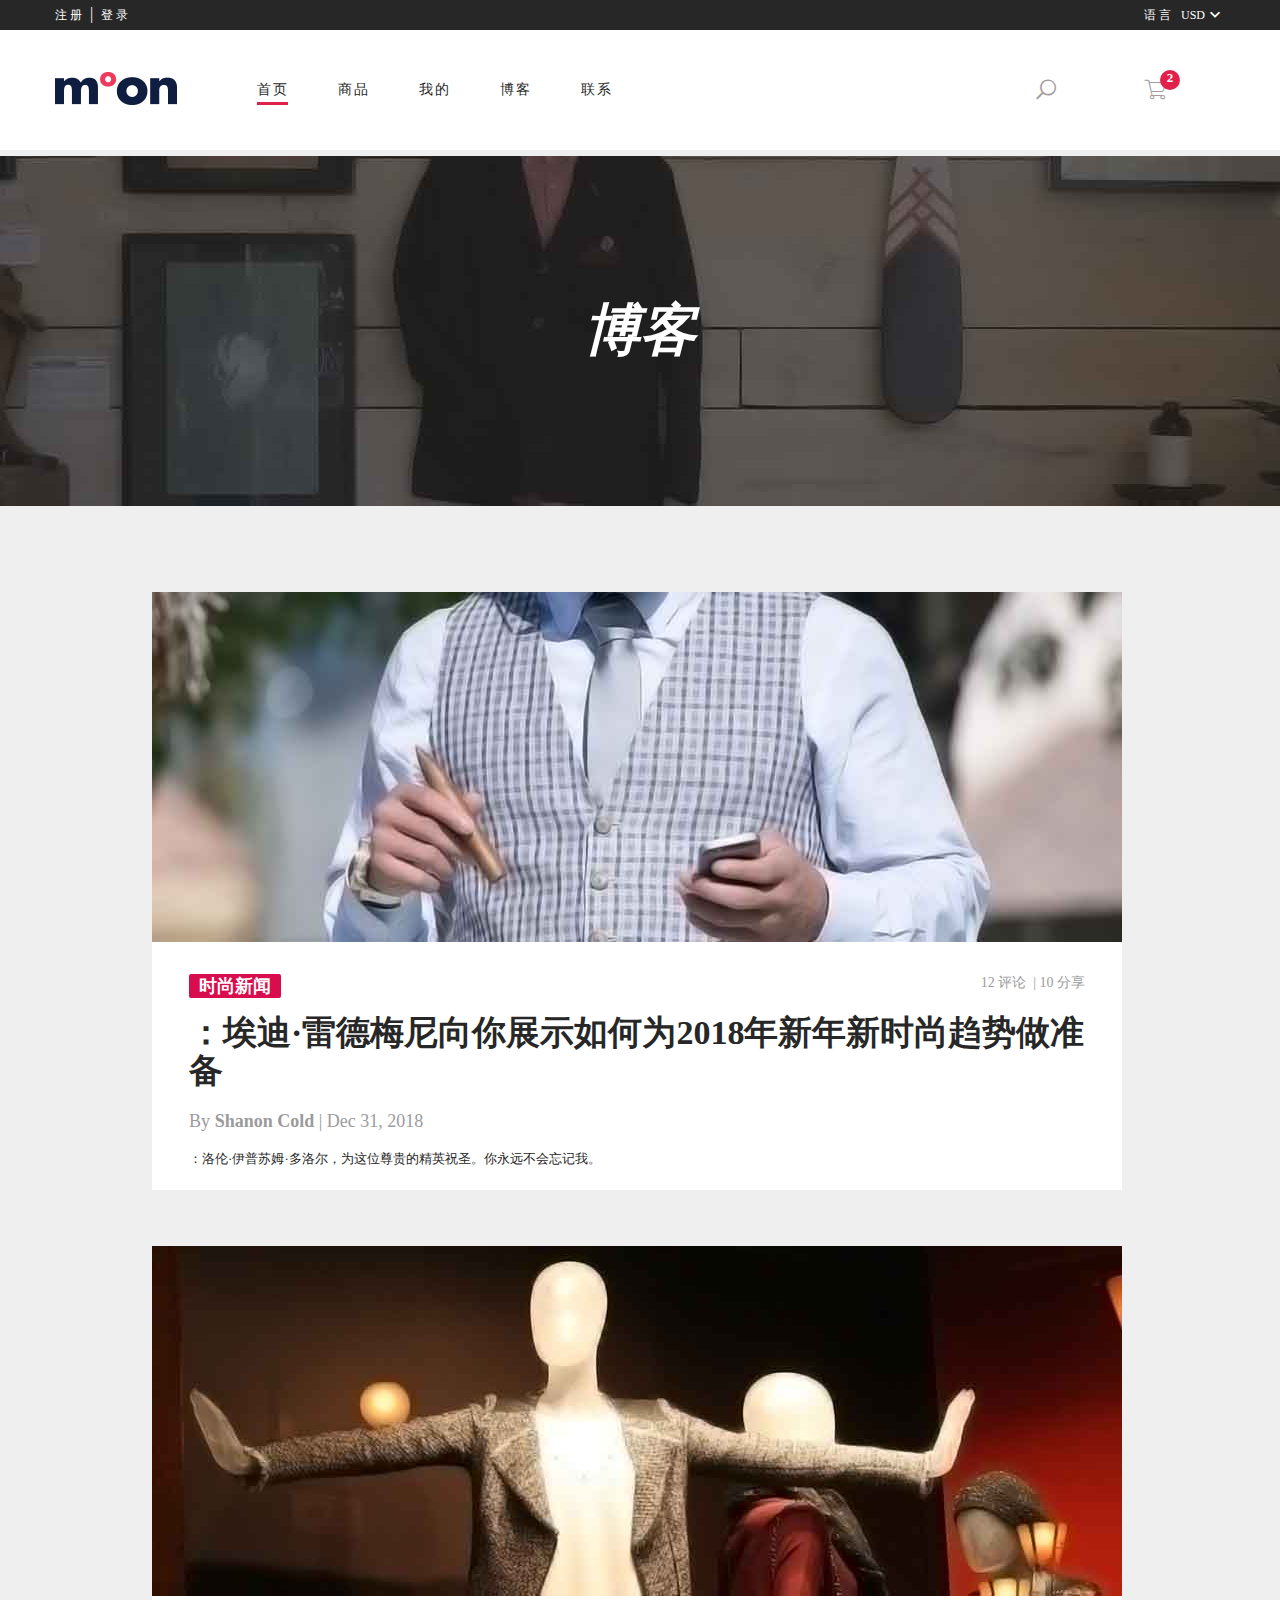
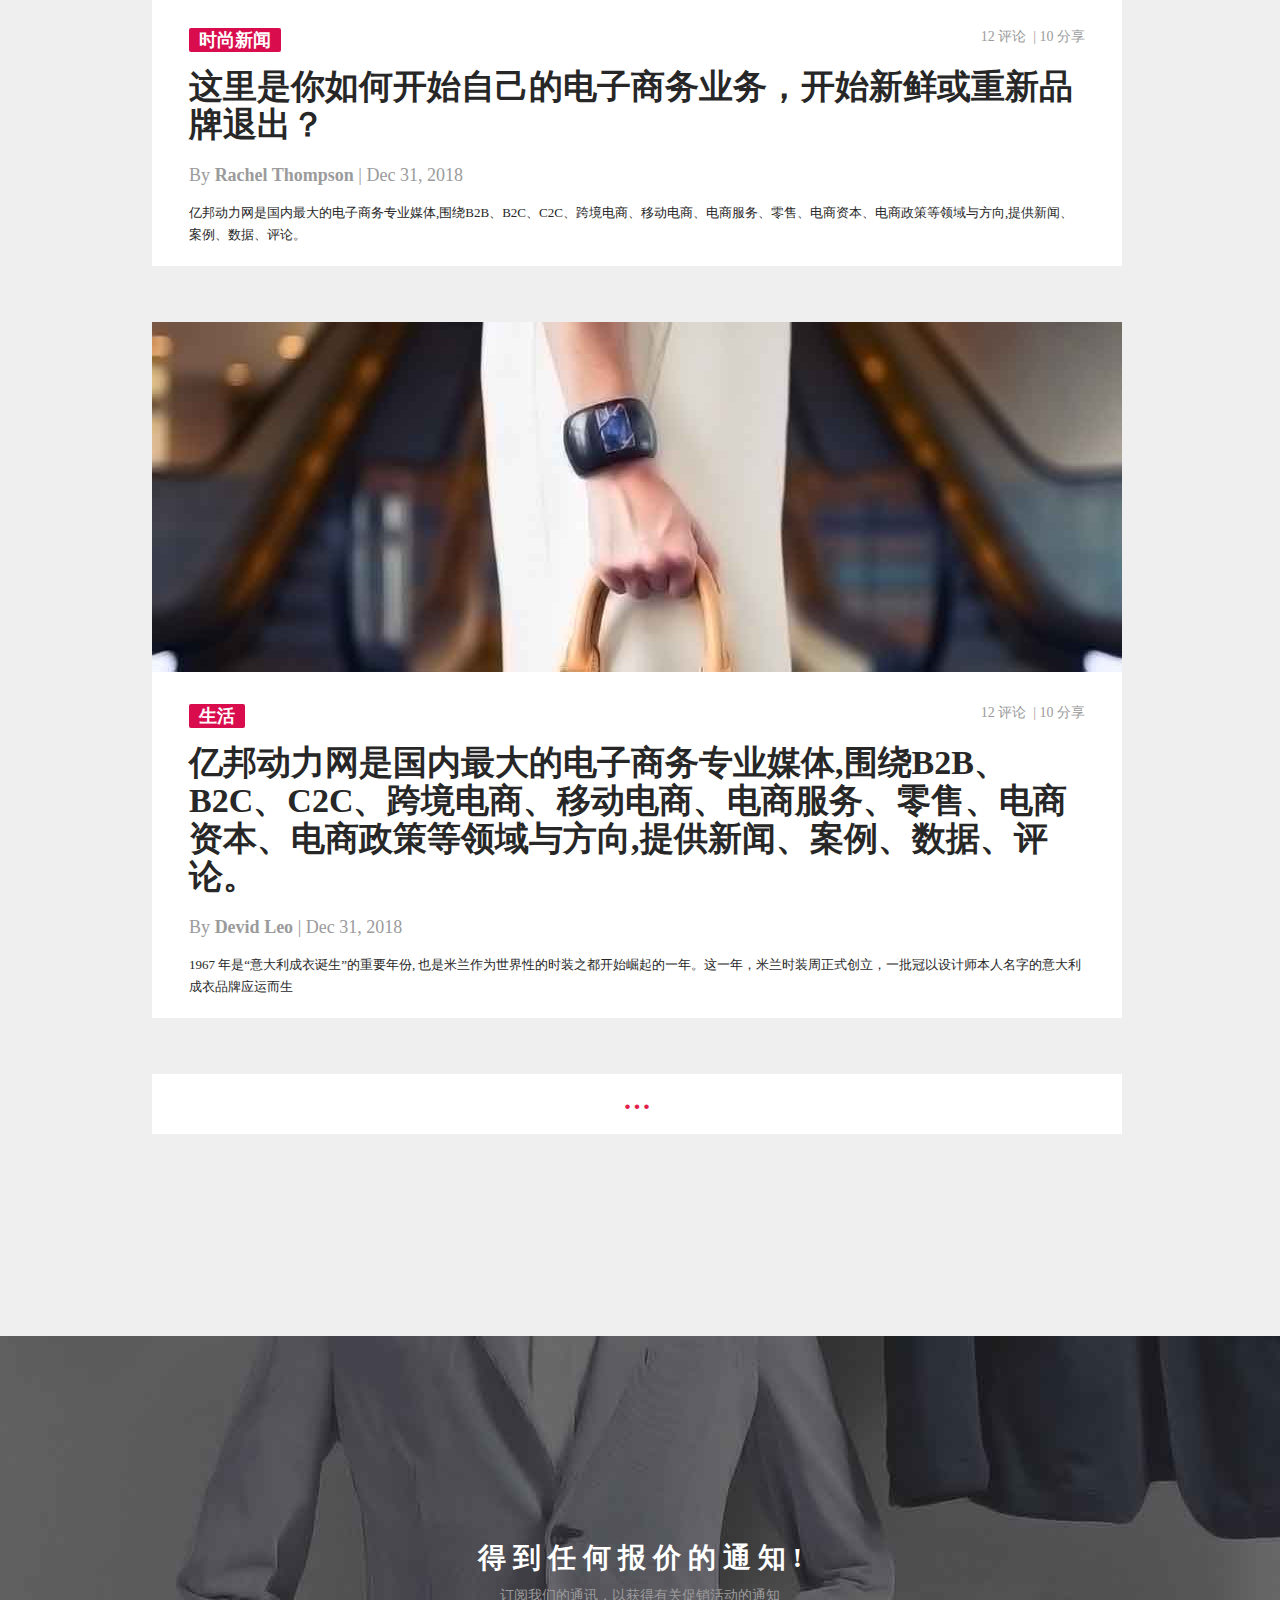
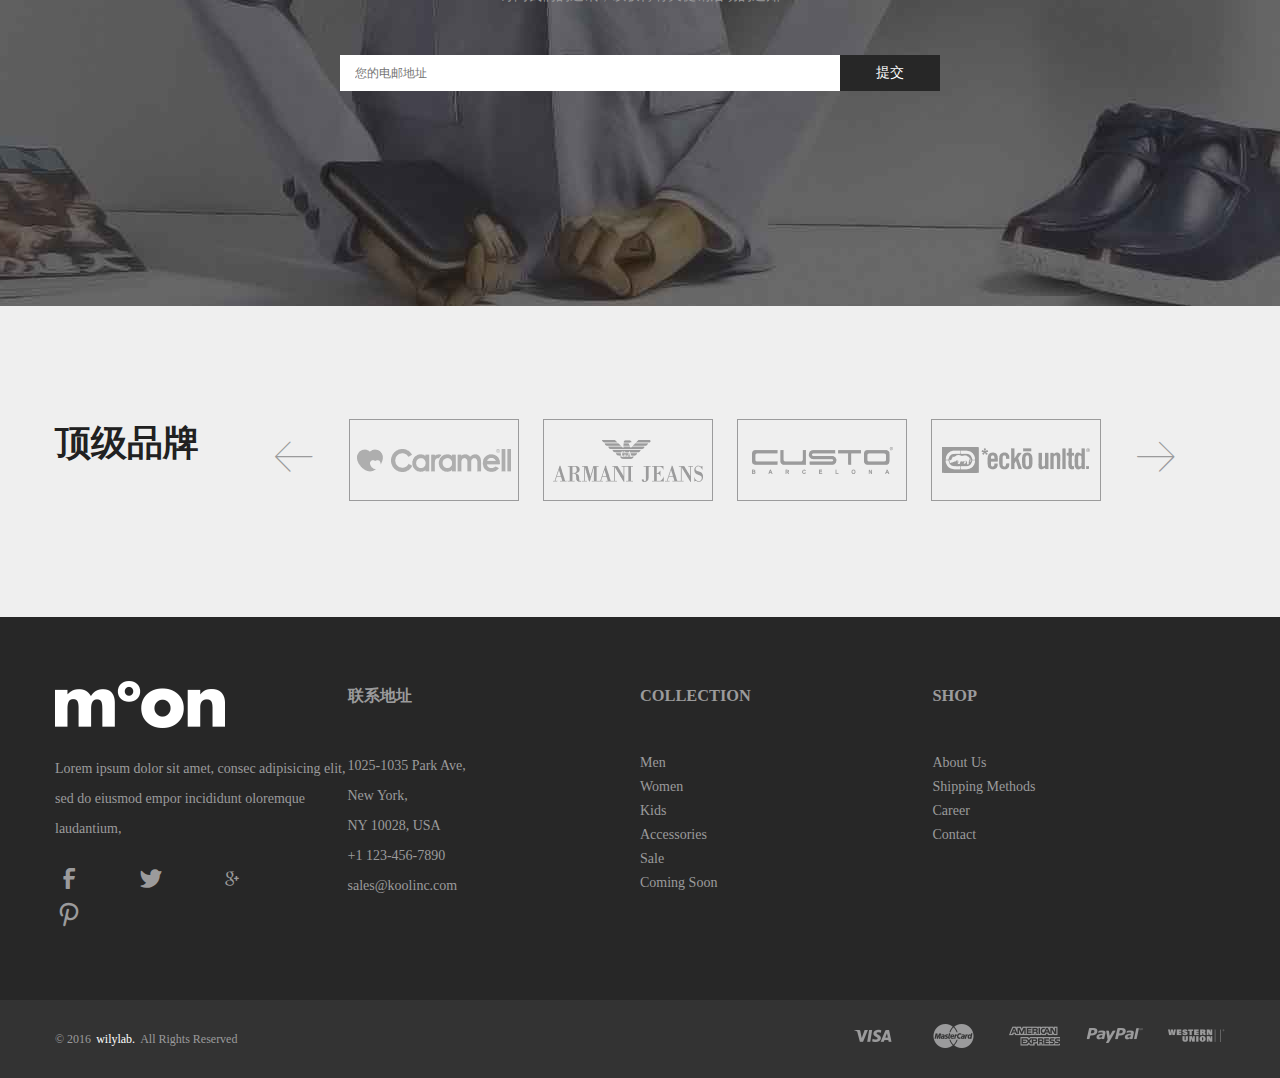
<file: blog.html>
<!DOCTYPE html>
<html lang="en">
	<head>
		<meta charset="UTF-8" />
		<meta name="viewport" content="width=device-width, initial-scale=1.0" />
		<title>Blog</title>
		<link rel="stylesheet" href="./css/common.css" />
		<link rel="stylesheet" href="./css/header.css" />
		<link rel="stylesheet" href="./css/footer.css" />
		<link rel="stylesheet" href="./fonts/iconfont.css" />
		<link rel="stylesheet" href="./css/blog.css">
	</head>
	<body>
		<!-- 头部 -->
		<div class="header container-fluid">
			<div class="container clearfix">
				<div class="login fl">
					<a href="javascript:;">注&nbsp;册</a>
					<span>&nbsp;|&nbsp;</span>
					<a href="javascript:;">登&nbsp;录</a>
				</div>
				<div class="language fr clearfix">
					<div class="fl">
						<a href="javascript:;">语&nbsp;言</a>
					</div>
					<div class="usd fr">
						<a href="javascript:;"
							>USD<i class="iconfont icon-Down"></i
						></a>
						<ul>
							<li><a href="">USD</a></li>
							<li><a href="">URO</a></li>
							<li><a href="">GBP</a></li>
						</ul>
					</div>
				</div>
			</div>
		</div>
		<!-- 导航 -->
		<div class="nav">
			<div class="container clearfix">
				<div class="logo fl"><img src="./img/logo.png" alt="" /></div>
				<ul class="menu fl clearfix">
					<li>
						<a href="">首页</a>
						<div class="bdbottom active"></div>
					</li>
					<li>
						<a href="">商品</a>
						<div class="bdbottom"></div>
					</li>
					<li>
						<a href="">我的</a>
						<div class="bdbottom"></div>
					</li>
					<li>
						<a href="">博客</a>
						<div class="bdbottom"></div>
					</li>
					<li>
						<a href="">联系</a>
						<div class="bdbottom"></div>
					</li>
				</ul>
				<div class="search_cart fr clearfix">
					<div class="cart fr">
						<i class="iconfont icon-cart"></i
						><span class="cart_num">2</span>
						<div class="cart-content"></div>
					</div>
					<div class="search fl">
						<div class="search-input">
							<input
								type="text"
								class="iptactive"
								placeholder="搜索......"
							/>
						</div>
						<i class="iconfont icon-Search"></i>
					</div>
				</div>
			</div>
		</div>
		
		<!-- blog-banner -->
		<div class="blog-banner">
			<h1>博客</h1>
		</div>

		<!-- blog -->
		<div class="blog">
			<div class="container">
				<ul class="blog-list">
					<li class="blog-item">
						<div class="blog-img">
							<img src="./img/blog/3.jpg" alt="">
							<div class="cover"></div>
							<a class="detail" href="javascript:;">继续阅读</a>
						</div>
						<div class="blog-info">
							<div class="blog-cate clearfix">
								<a href="javascript:;">时尚新闻</a>
								<div class="comment">
									<span>12</span> 评论&nbsp;&nbsp;|
									<span>10</span> 分享
								</div>
							</div>
							<h2>：埃迪·雷德梅尼向你展示如何为2018年新年新时尚趋势做准备</h2>
							<div class="author-date">
								By <span>Shanon Cold</span> | Dec 31, 2018
							</div>
							<p>：洛伦·伊普苏姆·多洛尔，为这位尊贵的精英祝圣。你永远不会忘记我。</p>
						</div>
					</li>
					<li class="blog-item">
						<div class="blog-img">
							<img src="./img/blog/4.jpg" alt="">
							<div class="cover"></div>
							<a class="detail" href="javascript:;">继续阅读</a>
						</div>
						<div class="blog-info">
							<div class="blog-cate clearfix">
								<a href="javascript:;">时尚新闻</a>
								<div class="comment">
									<span>12</span> 评论&nbsp;&nbsp;|
									<span>10</span> 分享
								</div>
							</div>
							<h2>这里是你如何开始自己的电子商务业务，开始新鲜或重新品牌退出？</h2>
							<div class="author-date">
								By <span>Rachel Thompson</span> | Dec 31, 2018
							</div>
							<p>亿邦动力网是国内最大的电子商务专业媒体,围绕B2B、B2C、C2C、跨境电商、移动电商、电商服务、零售、电商资本、电商政策等领域与方向,提供新闻、案例、数据、评论。</p>
						</div>
					</li>
					<li class="blog-item">
						<div class="blog-img">
							<img src="./img/blog/5.jpg" alt="">
							<div class="cover"></div>
							<a class="detail" href="javascript:;">继续阅读</a>
						</div>
						<div class="blog-info">
							<div class="blog-cate clearfix">
								<a href="javascript:;">生活</a>
								<div class="comment">
									<span>12</span> 评论&nbsp;&nbsp;|
									<span>10</span> 分享
								</div>
							</div>
							<h2>亿邦动力网是国内最大的电子商务专业媒体,围绕B2B、B2C、C2C、跨境电商、移动电商、电商服务、零售、电商资本、电商政策等领域与方向,提供新闻、案例、数据、评论。</h2>
							<div class="author-date">
								By <span>Devid Leo</span> | Dec 31, 2018
							</div>
							<p>1967 年是“意大利成衣诞生”的重要年份, 也是米兰作为世界性的时装之都开始崛起的一年。这一年，米兰时装周正式创立，一批冠以设计师本人名字的意大利成衣品牌应运而生</p>
						</div>
					</li>
				
					<a href="javascript:;" class="load-more">...</a>
				</ul>
			</div>
		</div>

        <!-- subscribe -->
		<div class="subscribe">
			<div class="email"> 
				<h1>得 到 任 何 报 价 的 通 知 !</h1>
				<p>订阅我们的通讯，以获得有关促销活动的通知</p>
				<div class="input">
					<form action="#">
						<input type="text" placeholder="您的电邮地址"><a href="javascript:;">提交</a>
					</form>

				</div>
			</div>
		</div>
		<!-- brand -->
		<div class="brand">
			<div class="container clearfix">
				<div class="text fl">顶级品牌</div>
				<div class="brand-list fl">
					<ul class="clearfix">
						<li><img src="./img/brands/4.png" alt=""></li>
						<li><img src="./img/brands/1.png" alt=""></li>
						<li><img src="./img/brands/2.png" alt=""></li>
						<li><img src="./img/brands/3.png" alt=""></li>
						<li><img src="./img/brands/4.png" alt=""></li>
						<li><img src="./img/brands/1.png" alt=""></li>
						<li><img src="./img/brands/2.png" alt=""></li>
						<li><img src="./img/brands/3.png" alt=""></li>
					</ul>
				</div>
				<div class="brand-control">
					<button class="prev">
						<i class="iconfont icon-left"></i>
					</button>
					<button class="next">
						<i class="iconfont icon-right1"></i>
					</button>
				</div>
			</div>
		</div>
		<!-- footer -->
		<div class="footer">
			<div class="footer-top">
				<ul class="container clearfix">
					<li>
						<img src="./img/footer-logo.png" alt="">
						<p>Lorem ipsum dolor sit amet, consec adipisicing elit, sed do eiusmod empor incididunt oloremque laudantium,</p>
						<div class="logo">
							<i class="iconfont icon-facebook
							"></i>
							<i class="iconfont icon-twitter
							"></i>
							<i class="iconfont icon-weibiaoti503
							"></i>
							<i class="iconfont icon-pinterest
							"></i>
						</div>
					</li>
					<li>
						<h3>联系地址</h3>
						<p>1025-1035 Park Ave,</br>
							New York,</br>
							NY 10028, USA</br>
							+1 123-456-7890</br>
							sales@koolinc.com</p>
					</li>
					<li>
						<h3>COLLECTION</h3>
						<div class="collection">
							<a href="javascript:;">Men</a>
							<a href="javascript:;">Women</a>
							<a href="javascript:;">Kids</a>
							<a href="javascript:;">Accessories</a>
							<a href="javascript:;">Sale</a>
							<a href="javascript:;">Coming Soon</a>
						</div>
					</li>
					<li>
						<h3>SHOP</h3>
						<div class="shop">
							<a href="javascript:;">About Us</a>
							<a href="javascript:;">Shipping Methods</a>
							<a href="javascript:;">Career</a>
							<a href="javascript:;">Contact</a>
						</div>
					</li>
				</ul>
			</div>
			<div class="footer-bottom">
				<div class="container clearfix">
					<div class="rights fl">
						<span>© 2016</span><a href="javascript:;">wilylab.</a><span>All Rights Reserved</span>
					</div>
					<div class="payments fr">
						<img src="./img/payment.png" alt="">
					</div>
				</div>
			</div>
		</div>
		<script src="./js/jquery-3.5.1.min.js"></script>
		<script src="./js/common.js"></script>
	</body>
</html>
</file>
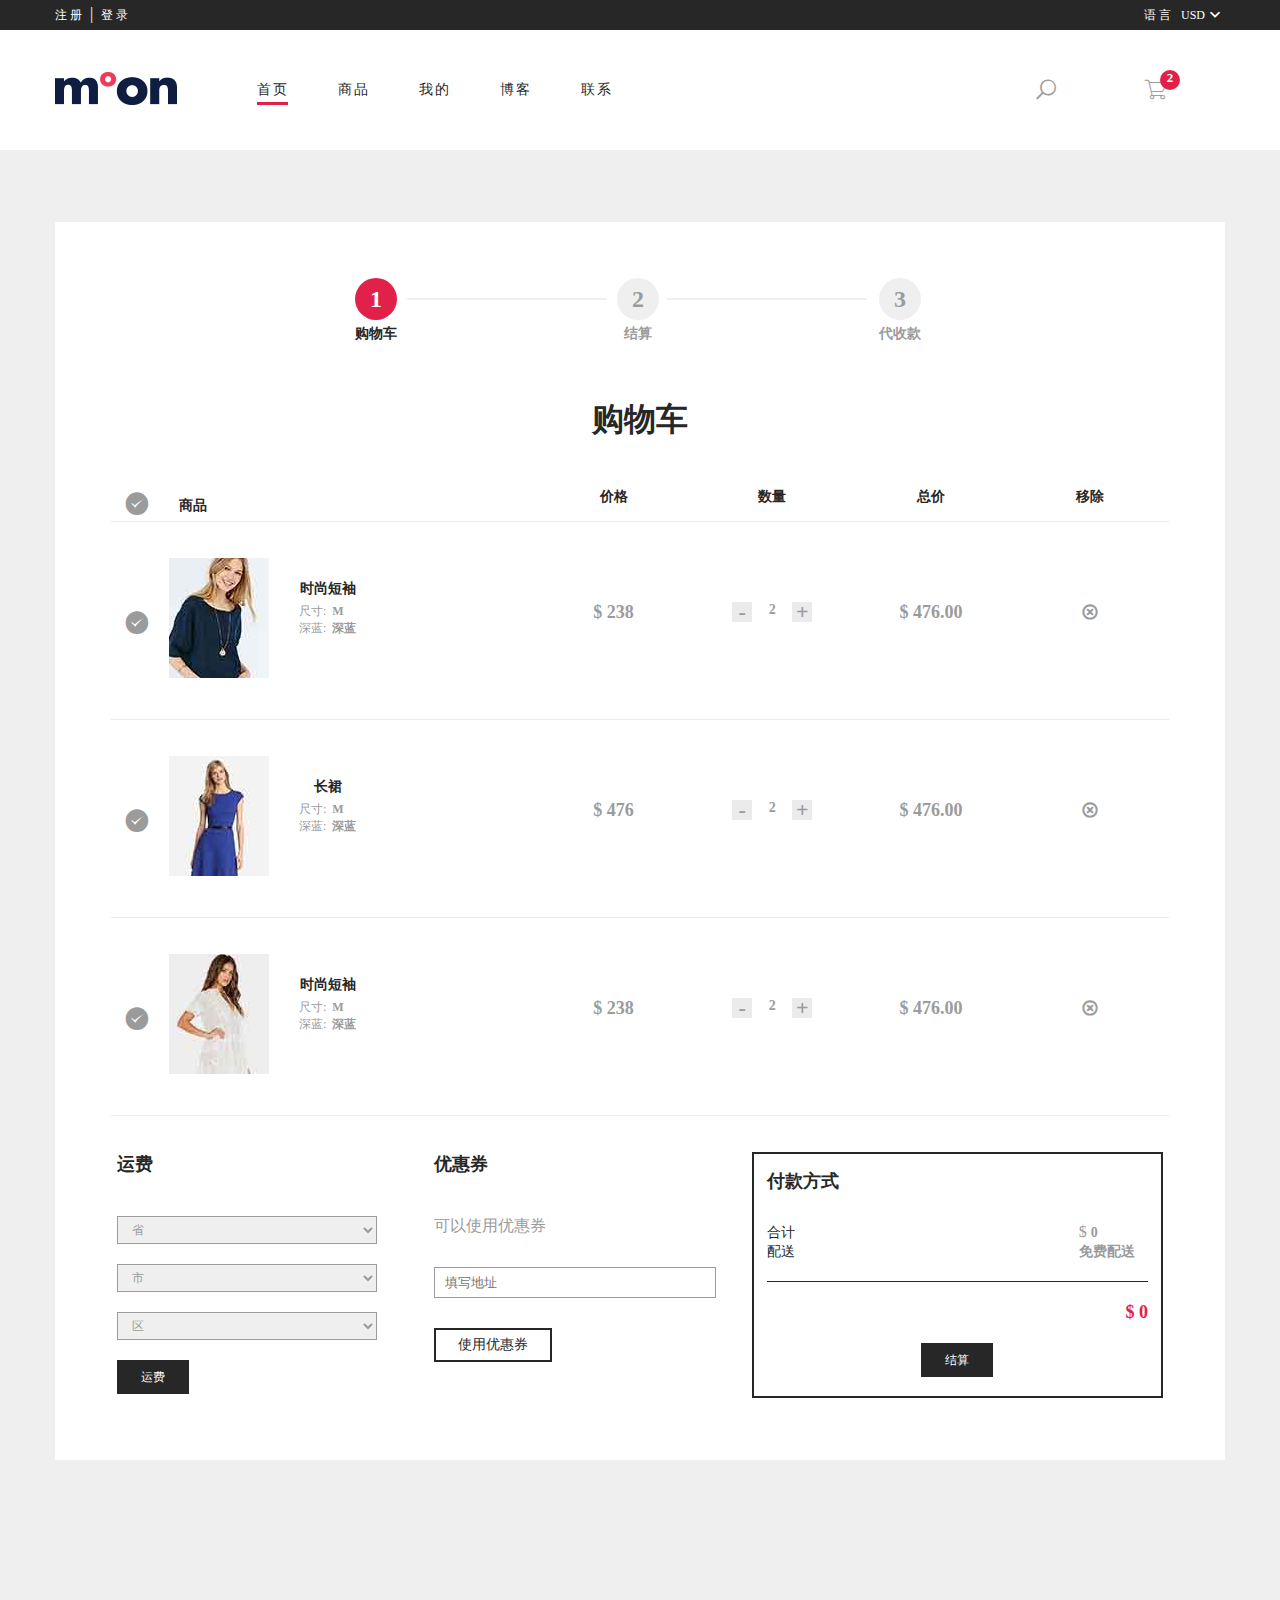
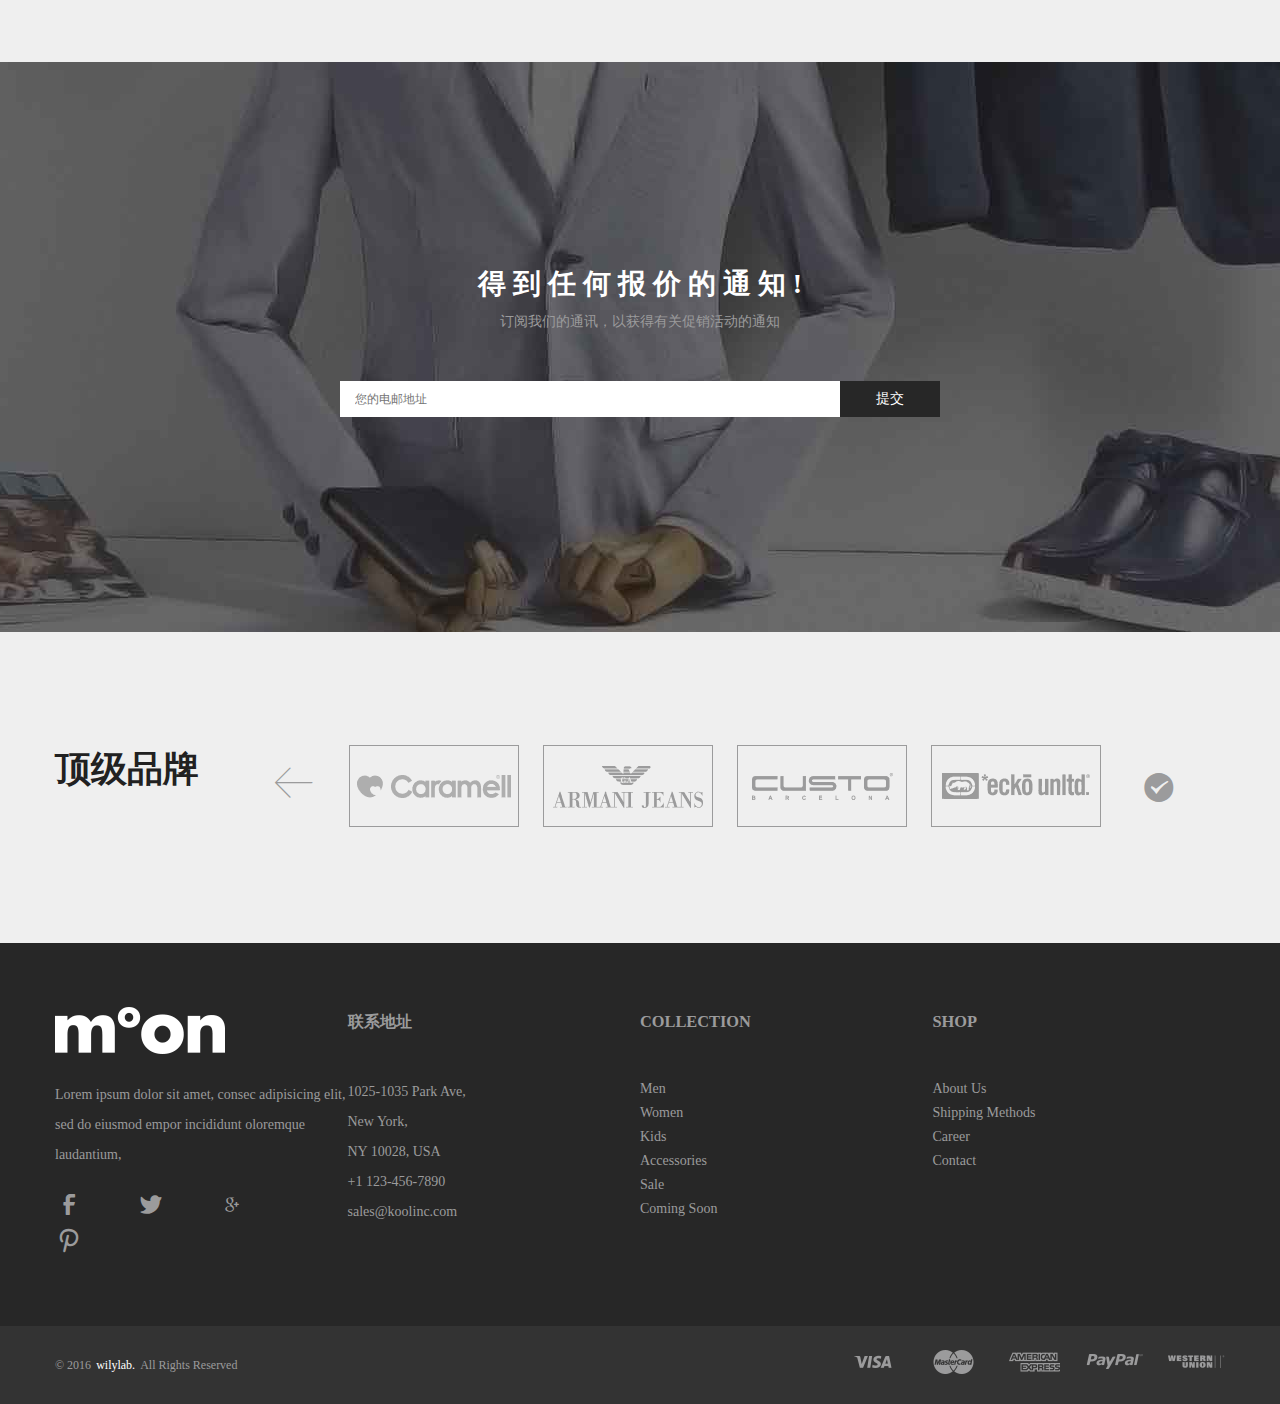
<file: cart.html>
<!DOCTYPE html>
<html lang="en">
	<head>
		<meta charset="UTF-8" />
		<meta name="viewport" content="width=device-width, initial-scale=1.0" />
		<title>Cart</title>
		<link rel="stylesheet" href="./css/common.css" />
		<link rel="stylesheet" href="./css/header.css" />
		<link rel="stylesheet" href="./css/footer.css" />
		<link rel="stylesheet" href="./css/cart.css" />
		<link rel="stylesheet" href="./fonts/iconfont.css" />
	</head>
	<body>
		<!-- 头部 -->
		<div class="header container-fluid">
			<div class="container clearfix">
				<div class="login fl">
					<a href="javascript:;">注&nbsp;册</a>
					<span>&nbsp;|&nbsp;</span>
					<a href="javascript:;">登&nbsp;录</a>
				</div>
				<div class="language fr clearfix">
					<div class="fl">
						<a href="javascript:;">语&nbsp;言</a>
					</div>
					<div class="usd fr">
						<a href="javascript:;"
							>USD<i class="iconfont icon-Down"></i
						></a>
						<ul>
							<li><a href="">USD</a></li>
							<li><a href="">URO</a></li>
							<li><a href="">GBP</a></li>
						</ul>
					</div>
				</div>
			</div>
		</div>
		<!-- 导航 -->
		<div class="nav">
			<div class="container clearfix">
				<div class="logo fl"><img src="./img/logo.png" alt="" /></div>
				<ul class="menu fl clearfix">
					<li>
						<a href="">首页</a>
						<div class="bdbottom active"></div>
					</li>
					<li>
						<a href="">商品</a>
						<div class="bdbottom"></div>
					</li>
					<li>
						<a href="">我的</a>
						<div class="bdbottom"></div>
					</li>
					<li>
						<a href="">博客</a>
						<div class="bdbottom"></div>
					</li>
					<li>
						<a href="">联系</a>
						<div class="bdbottom"></div>
					</li>
				</ul>
				<div class="search_cart fr clearfix">
					<div class="cart fr">
						<i class="iconfont icon-cart"></i
						><span class="cart_num">2</span>
						<div class="cart-content"></div>
					</div>
					<div class="search fl">
						<div class="search-input">
							<input
								type="text"
								class="iptactive"
								placeholder="搜索......"
							/>
						</div>
						<i class="iconfont icon-Search"></i>
					</div>
				</div>
			</div>
        </div>
        <!-- cart -->
        <div class="process container">
            <ul class="process-tabs clearfix">
                <li class="active">
                    <span>1</span>
                    <p>购物车</p>
                </li>
                <li>
                    <span>2</span>
                    <p>结算</p>
                </li>
                <li>
                    <span>3</span>
                    <p>代收款</p>
                </li>
			</ul>
			<ul class="process-items">
				<li class="item-cart active">
					<h1>购物车</h1>
					<div class="goods-list">
						<div class="table-header">
							<ul class="table-row">
								<li class="table-cell col-4"><i class="iconfont icon-right select-all" style="font-size: 24px;"></i>商品</li>
								<li class="table-cell col-1">价格</li>
								<li class="table-cell col-1">数量</li>
								<li class="table-cell col-1">总价</li>
								<li class="table-cell col-1">移除</li>
							</ul>
						</div>
						<div class="table-content">
							<ul class="table-row">
								<li class="table-cell clearfix col-4">
									<div class="select fl">
										<i class="iconfont icon-right"></i>
									</div>
									<div class="goods-img fl">
										<img src="img/cart-product/1.jpg" alt="">
									</div>
									<div class="goods-info fl">
										<h3>时尚短袖</h3>
										<p>尺寸:&nbsp;&nbsp;<span>M</span></p>
										<p>深蓝:&nbsp;&nbsp;<span>深蓝</span></p>
									</div>
								</li>
								<li class="table-cell col-1">
									$ <span>238</span>
								</li>
								<li class="table-cell col-1">
									<a href="javascript:;" class="sub">-</a>
									<span class="num">2</span>
									<a href="javascript:;" class="plus">+</a>
								</li>
								<li class="table-cell col-1">
									$ <span class="total">476.00</span>
								</li>
								<li class="table-cell remove col-1">
									<a href="javascript:;"><i class="iconfont icon-circle-x"></i></a>
								</li>
							</ul>
							<ul class="table-row">
								<li class="table-cell clearfix col-4">
									<div class="select fl">
										<i class="iconfont icon-right"></i>
									</div>
									<div class="goods-img fl">
										<img src="img/cart-product/2.jpg" alt="">
									</div>
									<div class="goods-info fl">
										<h3>长裙</h3>
										<p>尺寸:&nbsp;&nbsp;<span>M</span></p>
										<p>深蓝:&nbsp;&nbsp;<span>深蓝</span></p>
									</div>
								</li>
								<li class="table-cell col-1">
									$ <span>476</span>
								</li>
								<li class="table-cell col-1">
									<a href="javascript:;" class="sub">-</a>
									<span class="num">2</span>
									<a href="javascript:;" class="plus">+</a>
								</li>
								<li class="table-cell col-1">
									$ <span class="total">476.00</span>
								</li>
								<li class="table-cell remove col-1">
									<a href="javascript:;"><i class="iconfont icon-circle-x"></i></a>
								</li>
							</ul>
							<ul class="table-row">
								<li class="table-cell clearfix col-4">
									<div class="select fl">
										<i class="iconfont icon-right"></i>
									</div>
									<div class="goods-img fl">
										<img src="img/cart-product/3.jpg" alt="">
									</div>
									<div class="goods-info fl">
										<h3>时尚短袖</h3>
										<p>尺寸:&nbsp;&nbsp;<span>M</span></p>
										<p>深蓝:&nbsp;&nbsp;<span>深蓝</span></p>
									</div>
								</li>
								<li class="table-cell col-1">
									$ <span>238</span>
								</li>
								<li class="table-cell col-1">
									<a href="javascript:;" class="sub">-</a>
									<span class="num">2</span>
									<a href="javascript:;" class="plus">+</a>
								</li>
								<li class="table-cell col-1">
									$ <span class="total">476.00</span>
								</li>
								<li class="table-cell remove col-1">
									<a href="javascript:;"><i class="iconfont icon-circle-x"></i></a>
								</li>
							</ul>
						</div>
					</div>
					<div class="pay-info">
						<ul class="table-row">
							<li class="table-cell col-3">
								<h3>运费</h3>
								<div class="area">
									<select name="province" id="">
										<option value="省">省</option>
									</select>
									<select name="province" id="">
										<option value="市">市</option>
									</select>
									<select name="province" id="">
										<option value="区">区</option>
									</select>
								</div>
								<a href="javascript:;">运费</a>
							</li>
							<li class="table-cell col-3">
								<h3>优惠券</h3>
								<p>可以使用优惠券</p>
								<input type="text" placeholder="填写地址">
								<a href="javascript:;">使用优惠券</a>
							</li>
							<li class="table-cell col-4">
								<div class="payment">
									<h1>付款方式</h1>
									<div class="total">
										<span>合计</span>
										$ <span  class="total-price">960.00</span>
									</div>
									<div class="send">
										<span>配送</span>
										<span>免费配送</span>
									</div>
									<p>$ <span  class="total-price">960.00</span></p>
									<a href="javascript:;">结算</a>
								</div>
							</li>
						</ul>
					</div>
				</li>
				<li class="item-account">
					<h1>结算</h1>
					<h5>个人信息和付款</h5>
					<div class="table-row">
						<div class="table-cell col-5">
							<h1>结算明细</h1>
							<form action="">
								<input type="text" placeholder="名字*">
								<input type="text" placeholder="姓氏*">
								<input type="text" placeholder="公司名">
								<input type="text" placeholder="邮箱*">
								<input type="text" placeholder="电话*">
								<input type="text" placeholder="省份">
								<input type="text" placeholder="邮编*">
								<textarea name="" id="" cols="61" rows="4" placeholder="详细地址*"></textarea>
							</form>
							<div class="ship-addr">
								<a href="javascript:;">
									<span class="check-box"></span>
									运送到其他地址?
								</a>
								<form action="">
									<input type="text" placeholder="名字*">
									<input type="text" placeholder="姓氏*">
									<input type="text" placeholder="公司名">
									<input type="text" placeholder="邮箱*">
									<input type="text" placeholder="电话*">
									<input type="text" placeholder="省份">
									<input type="text" placeholder="邮编*">
									<textarea cols="61" rows="4" placeholder="详细地址*"></textarea>
									<textarea cols="61" rows="4" placeholder="包括此订单自定义的要求"></textarea>
								</form>
							</div>
						</div>
						<div class="table-cell col-5">
							<h1>你的订单</h1>
							<ul class="order-list">
								<li class="table-row th">
									<p class="table-cell col-5">商品</p>
									<p class="table-cell col-5">总价</p>
								</li>
								<li class="table-row th">
									<p class="table-cell col-5">Popline上衣x 2</p>
									<p class="table-cell col-5">$ 476.00</p>
								</li>
								<li class="table-row th">
									<p class="table-cell col-5">Shanos哑光蓝x 1</p>
									<p class="table-cell col-5">$ 356.00</p>
								</li>
								<li class="table-row th">
									<p class="table-cell col-5">Minrova睡衣x 1</p>
									<p class="table-cell col-5">$ 128.00</p>
								</li>
								<li class="table-row th">
									<p class="table-cell col-5">购物车小计</br>运输和处理</p>
									<p class="table-cell col-5">$ 960.00</br>免费送货</p>
								</li>
								<li class="table-row th">
									<p class="table-cell col-5">增值税</p>
									<p class="table-cell col-5">$ 144.00</p>
								</li>
								<li class="table-row th">
									<p class="table-cell col-5" style="color: #272727;font-weight: bold;">累计
									</p>
									<p class="table-cell col-5" style="color: #e2214b;font-weight: bold;">$ 1104.00
									</p>
								</li>
							</ul>
							<h2>付款方法</h2>
							<div class="payment">
								<a href="javascript:;">
									<span class="check-box"></span>
									支票付款
								</a>
								<p>请将支票发送到商店名称，商店街道，商店镇，商店州/县，商店邮政编码。</p>
								<a href="javascript:;">
									<span class="check-box"></span>
									PayPal
								</a>
								<p>如果您没有PayPal帐户，则可以通过PayPal进行付款。</p>
								<div class="paypal-links">
									<a href="javascript:;" class="title"><img src="img/payment/paypal.png" alt=""></a>
									<a href="javascript:;" class="visa"><img src="img/payment/visa.png" alt=""></a>
									<a href="javascript:;" class="mastercard"><img src="img/payment/mastercard.png" alt=""></a>
									<a href="javascript:;"  class="express" ><img src="img/payment/express.png"alt=""></a>
									<a href="javascript:;" class="jcb"><img src="img/payment/jcb.png" alt=""></a>
								</div>
								<a href="javascript:;" class="place-order">下订单</a>
							</div>
						</div>
					</div>	
				</li>
				<li class="item-complete">
					<p class="message">谢谢。您的订单已收到。</p>
					<div class="order-infomation clearfix">
						<div class="table-cell col-25">
							<p>订单号</p>
							<h5>K 265798</h5>
						</div>
						<div class="table-cell col-25">
							<p>日期</p>
							<h5>2015年12月31日</h5>
						</div>
						<div class="table-cell col-25">
							<p>总价</p>
							<h5>$ 1104</h5>
						</div>
						<div class="table-cell col-25">
							<p>付款方法</p>
							<h5>支票付款</h5>
						</div>
					</div>
					<div class="table-row" style="border: 0;">
						<div class="table-cell order-detail col-4">
							<h1>订单详细信息</h1>
							<ul class="order-list">
								<li class="table-row th">
									<p class="table-cell col-5" style="color: #272727;font-weight: bold;">商品</p>
									<p class="table-cell col-5" style="color: #272727;font-weight: bold;">总价</p>
								</li>
								<li class="table-row th">
									<p class="table-cell col-5">Popline上衣x 2</p>
									<p class="table-cell col-5">$ 476.00</p>
								</li>
								<li class="table-row th">
									<p class="table-cell col-5">Shanos哑光蓝x 1</p>
									<p class="table-cell col-5">$ 356.00</p>
								</li>
								<li class="table-row th">
									<p class="table-cell col-5">Minrova睡衣x 1</p>
									<p class="table-cell col-5">$ 128.00</p>
								</li>
								<li class="table-row th">
									<p class="table-cell col-5">购物车小计</br>运输和处理</p>
									<p class="table-cell col-5">$ 960.00</br>免费送货</p>
								</li>
								<li class="table-row th">
									<p class="table-cell col-5">增值税</p>
									<p class="table-cell col-5">$ 144.00</p>
								</li>
								<li class="table-row th" style="border: 0;">
									<p class="table-cell col-5" style="color: #272727;font-weight: bold;">累计
									</p>
									<p class="table-cell col-5" style="color: #e2214b;font-weight: bold;">$ 1104.00
									</p>
								</li>
							</ul>
						</div>
						<div class="table-cell col-4 right">
							<div class="row">
								<h1>顾客信息</h1>
								<div class="table-row" style="border: 0;">
									<p class="table-cell col-4">名称:</p>
									<p class="table-cell col-6">梅丽莎·赖特（Mellisa Wright）</p>
								</div>
								<div class="table-row"  style="border: 0;">
									<p class="table-cell col-4">电邮：</p>
									<p class="table-cell col-6">mellisa_W80@outlook.com</p>
								</div>
								<div class="table-row" style="border: 0;">
									<p class="table-cell col-4">电话：</p>
									<p class="table-cell col-6">+ 123456798</p>
								</div>
							</div>
							<div class="row">
								<h1>帐单地址</h1>
								<p>梅丽莎·赖特（Mellisa Wright）</p>
								<p>5722 Sam Houston Cir</p>
								<p>奥斯丁，TX 78731</p>
								<p>电话：+ 123456789</p>
							</div>
							<div class="row">
								<h1>送货地址</h1>
								<p>梅丽莎·赖特（Mellisa Wright）</p>
								<p>5722 Sam Houston Cir</p>
								<p>奥斯丁，TX 78731</p>
								<p>电话：+ 123456789</p>
							</div>
						</div>
					</div>
				</li>
			</ul>
        </div>
        <!-- subscribe -->
		<div class="subscribe">
			<div class="email"> 
				<h1>得 到 任 何 报 价 的 通 知 !</h1>
				<p>订阅我们的通讯，以获得有关促销活动的通知</p>
				<div class="input">
					<form action="#">
						<input type="text" placeholder="您的电邮地址"><a href="javascript:;">提交</a>
					</form>

				</div>
			</div>
		</div>
		<!-- brand -->
		<div class="brand">
			<div class="container clearfix">
				<div class="text fl">顶级品牌</div>
				<div class="brand-list fl">
					<ul class="clearfix">
						<li><img src="./img/brands/4.png" alt=""></li>
						<li><img src="./img/brands/1.png" alt=""></li>
						<li><img src="./img/brands/2.png" alt=""></li>
						<li><img src="./img/brands/3.png" alt=""></li>
						<li><img src="./img/brands/4.png" alt=""></li>
						<li><img src="./img/brands/1.png" alt=""></li>
						<li><img src="./img/brands/2.png" alt=""></li>
						<li><img src="./img/brands/3.png" alt=""></li>
					</ul>
				</div>
				<div class="brand-control">
					<button class="prev">
						<i class="iconfont icon-left"></i>
					</button>
					<button class="next">
						<i class="iconfont icon-right"></i>
					</button>
				</div>
			</div>
		</div>
		<!-- footer -->
		<div class="footer">
			<div class="footer-top">
				<ul class="container clearfix">
					<li>
						<img src="./img/footer-logo.png" alt="">
						<p>Lorem ipsum dolor sit amet, consec adipisicing elit, sed do eiusmod empor incididunt oloremque laudantium,</p>
						<div class="logo">
							<i class="iconfont icon-facebook
							"></i>
							<i class="iconfont icon-twitter
							"></i>
							<i class="iconfont icon-weibiaoti503
							"></i>
							<i class="iconfont icon-pinterest
							"></i>
						</div>
					</li>
					<li>
						<h3>联系地址</h3>
						<p>1025-1035 Park Ave,</br>
							New York,</br>
							NY 10028, USA</br>
							+1 123-456-7890</br>
							sales@koolinc.com</p>
					</li>
					<li>
						<h3>COLLECTION</h3>
						<div class="collection">
							<a href="javascript:;">Men</a>
							<a href="javascript:;">Women</a>
							<a href="javascript:;">Kids</a>
							<a href="javascript:;">Accessories</a>
							<a href="javascript:;">Sale</a>
							<a href="javascript:;">Coming Soon</a>
						</div>
					</li>
					<li>
						<h3>SHOP</h3>
						<div class="shop">
							<a href="javascript:;">About Us</a>
							<a href="javascript:;">Shipping Methods</a>
							<a href="javascript:;">Career</a>
							<a href="javascript:;">Contact</a>
						</div>
					</li>
				</ul>
			</div>
			<div class="footer-bottom">
				<div class="container clearfix">
					<div class="rights fl">
						<span>© 2016</span><a href="javascript:;">wilylab.</a><span>All Rights Reserved</span>
					</div>
					<div class="payments fr">
						<img src="./img/payment.png" alt="">
					</div>
				</div>
			</div>
		</div>
		<script src="./js/jquery-3.5.1.min.js"></script>
		<script src="./js/common.js"></script>
		<script src="./js/cart.js"></script>
	</body>
</html>
</file>
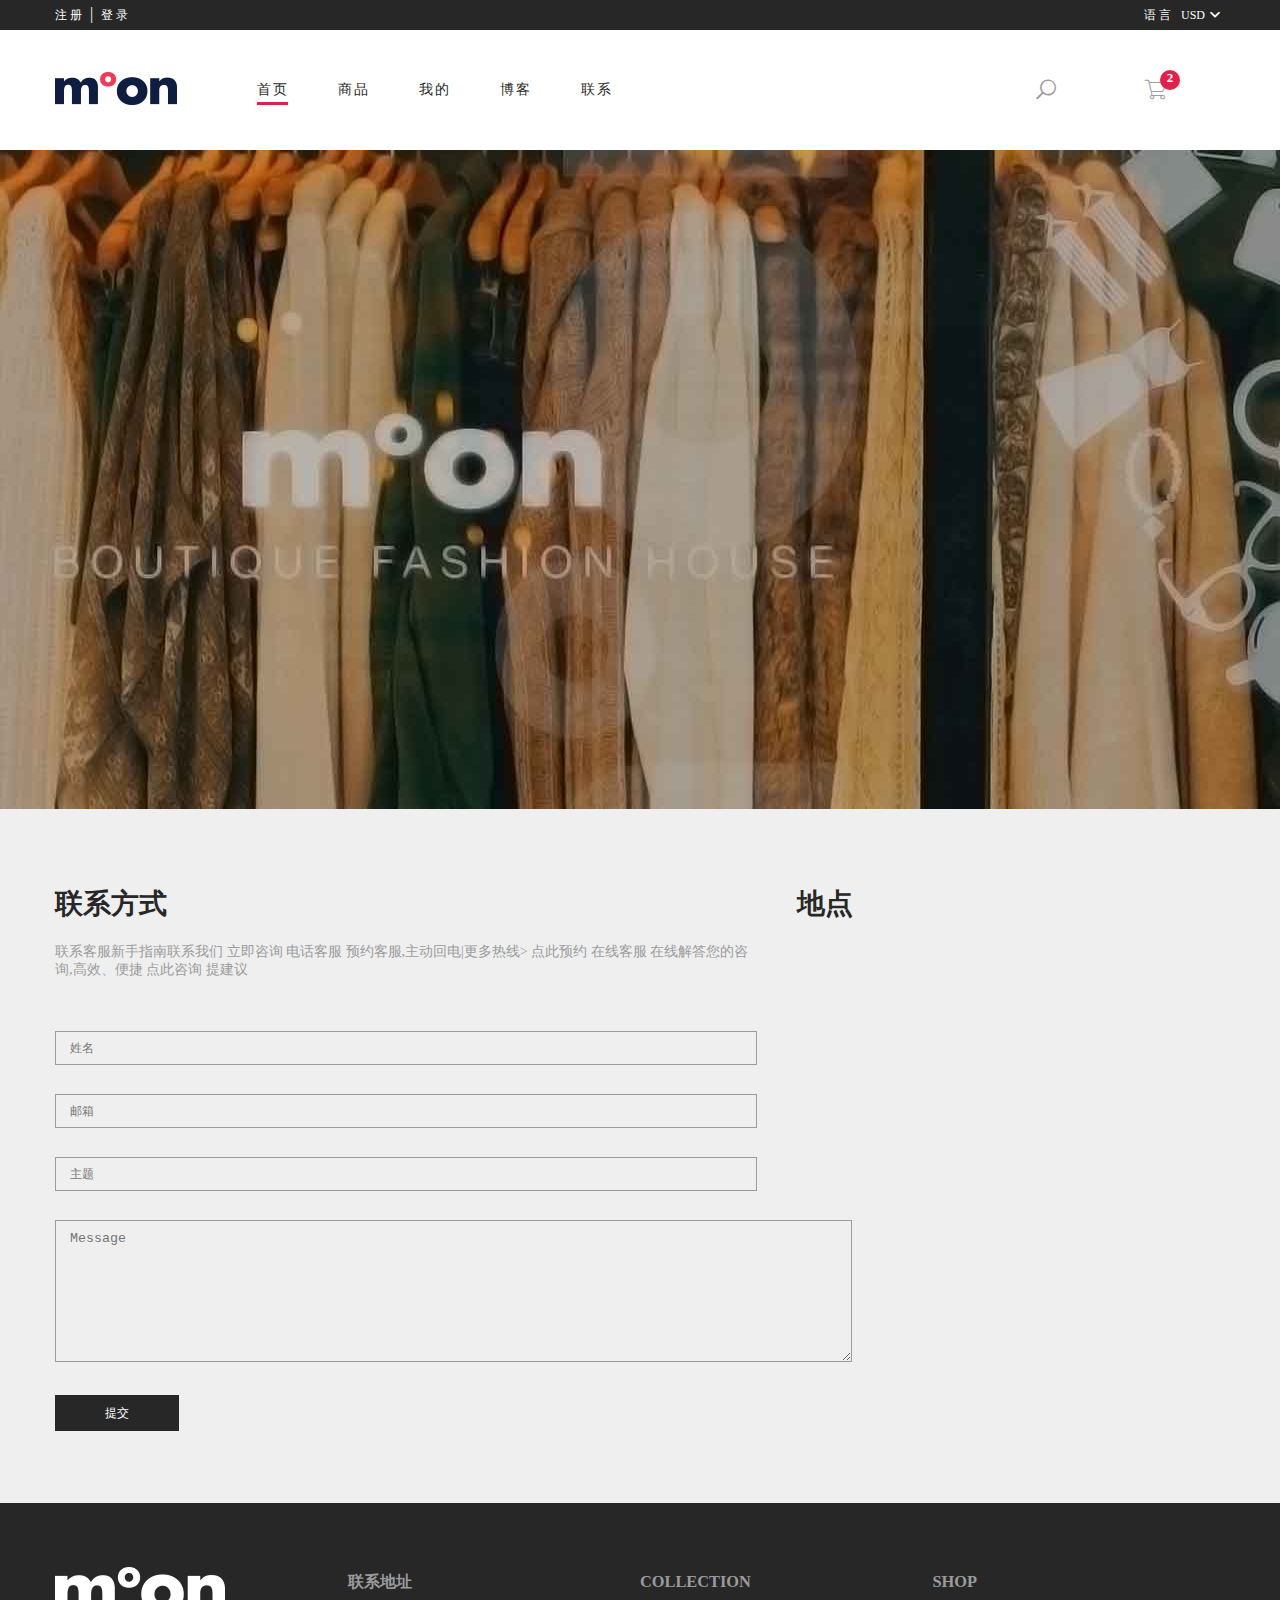
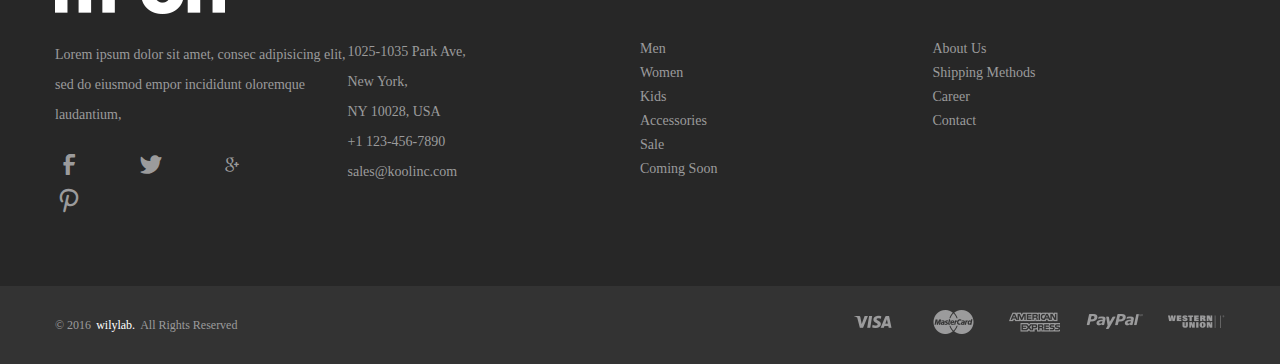
<file: contact.html>
<!DOCTYPE html>
<html lang="en">
	<head>
		<meta charset="UTF-8" />
		<meta name="viewport" content="width=device-width, initial-scale=1.0" />
		<title>Contact</title>
		<link rel="stylesheet" href="./css/common.css" />
		<link rel="stylesheet" href="./css/header.css" />
		<link rel="stylesheet" href="./css/footer.css" />
        <link rel="stylesheet" href="./fonts/iconfont.css" />
        <link rel="stylesheet" href="./css/contact.css">
	</head>
	<body>
		<!-- 头部 -->
		<div class="header container-fluid">
			<div class="container clearfix">
				<div class="login fl">
					<a href="javascript:;">注&nbsp;册</a>
					<span>&nbsp;|&nbsp;</span>
					<a href="javascript:;">登&nbsp;录</a>
				</div>
				<div class="language fr clearfix">
					<div class="fl">
						<a href="javascript:;">语&nbsp;言</a>
					</div>
					<div class="usd fr">
						<a href="javascript:;"
							>USD<i class="iconfont icon-Down"></i
						></a>
						<ul>
							<li><a href="">USD</a></li>
							<li><a href="">URO</a></li>
							<li><a href="">GBP</a></li>
						</ul>
					</div>
				</div>
			</div>
		</div>
		<!-- 导航 -->
		<div class="nav">
			<div class="container clearfix">
				<div class="logo fl"><img src="./img/logo.png" alt="" /></div>
				<ul class="menu fl clearfix">
					<li>
						<a href="">首页</a>
						<div class="bdbottom active"></div>
					</li>
					<li>
						<a href="">商品</a>
						<div class="bdbottom"></div>
					</li>
					<li>
						<a href="">我的</a>
						<div class="bdbottom"></div>
					</li>
					<li>
						<a href="">博客</a>
						<div class="bdbottom"></div>
					</li>
					<li>
						<a href="">联系</a>
						<div class="bdbottom"></div>
					</li>
				</ul>
				<div class="search_cart fr clearfix">
					<div class="cart fr">
						<i class="iconfont icon-cart"></i
						><span class="cart_num">2</span>
						<div class="cart-content"></div>
					</div>
					<div class="search fl">
						<div class="search-input">
							<input
								type="text"
								class="iptactive"
								placeholder="搜索......"
							/>
						</div>
						<i class="iconfont icon-Search"></i>
					</div>
				</div>
			</div>
        </div>

        <!-- contact-banner -->
        <div class="contact-banner">
            <img src="img/contact-banner.jpg" alt="" > 
        </div>

        <!-- contact -->
        <div class="contact">
            <div class="container clearfix">
                <div class="transport fl">
                    <h1>联系方式</h1>
                    <p>联系客服新手指南联系我们 立即咨询 电话客服 预约客服,主动回电|更多热线> 点此预约 在线客服 在线解答您的咨询,高效、便捷 点此咨询 提建议</p>
                    <form action="">
                        <input type="text" placeholder="姓名">
                        <input type="text" placeholder="邮箱">
                        <input type="text" placeholder="主题">
                        <textarea cols="94" rows="8" placeholder="Message"></textarea>
                    </form>
                    <a href="javascript:;" class="submit">提交</a>
                </div>
                <div class="location fl">
                    <h1>地点</h1>
                    <div id="map"></div>
                </div>
            </div>
        </div>

		<!-- footer -->
		<div class="footer">
			<div class="footer-top">
				<ul class="container clearfix">
					<li>
						<img src="./img/footer-logo.png" alt="">
						<p>Lorem ipsum dolor sit amet, consec adipisicing elit, sed do eiusmod empor incididunt oloremque laudantium,</p>
						<div class="logo">
							<i class="iconfont icon-facebook
							"></i>
							<i class="iconfont icon-twitter
							"></i>
							<i class="iconfont icon-weibiaoti503
							"></i>
							<i class="iconfont icon-pinterest
							"></i>
						</div>
					</li>
					<li>
						<h3>联系地址</h3>
						<p>1025-1035 Park Ave,</br>
							New York,</br>
							NY 10028, USA</br>
							+1 123-456-7890</br>
							sales@koolinc.com</p>
					</li>
					<li>
						<h3>COLLECTION</h3>
						<div class="collection">
							<a href="javascript:;">Men</a>
							<a href="javascript:;">Women</a>
							<a href="javascript:;">Kids</a>
							<a href="javascript:;">Accessories</a>
							<a href="javascript:;">Sale</a>
							<a href="javascript:;">Coming Soon</a>
						</div>
					</li>
					<li>
						<h3>SHOP</h3>
						<div class="shop">
							<a href="javascript:;">About Us</a>
							<a href="javascript:;">Shipping Methods</a>
							<a href="javascript:;">Career</a>
							<a href="javascript:;">Contact</a>
						</div>
					</li>
				</ul>
			</div>
			<div class="footer-bottom">
				<div class="container clearfix">
					<div class="rights fl">
						<span>© 2016</span><a href="javascript:;">wilylab.</a><span>All Rights Reserved</span>
					</div>
					<div class="payments fr">
						<img src="./img/payment.png" alt="">
					</div>
				</div>
			</div>
		</div>
		<script src="./js/jquery-3.5.1.min.js"></script>
        <script src="./js/common.js"></script>
        <script type="text/javascript" src="https://api.map.baidu.com/api?v=2.0&ak=fzjUKzO2FU5KuyjMDwtUH95vp3prQio7"></script>
        <script type="text/javascript">
            var mp = new BMap.Map("map");
            var point = new BMap.Point(116.404, 39.915);
            mp.centerAndZoom(point, 14);
            mp.enableScrollWheelZoom();
            mp.enableInertialDragging();
            
            mp.enableContinuousZoom();
            
            var size = new BMap.Size(10, 20);
            mp.addControl(new BMap.CityListControl({
                anchor: BMAP_ANCHOR_TOP_LEFT,
                offset: size
            }));
        </script>
	</body>
</html>
</file>
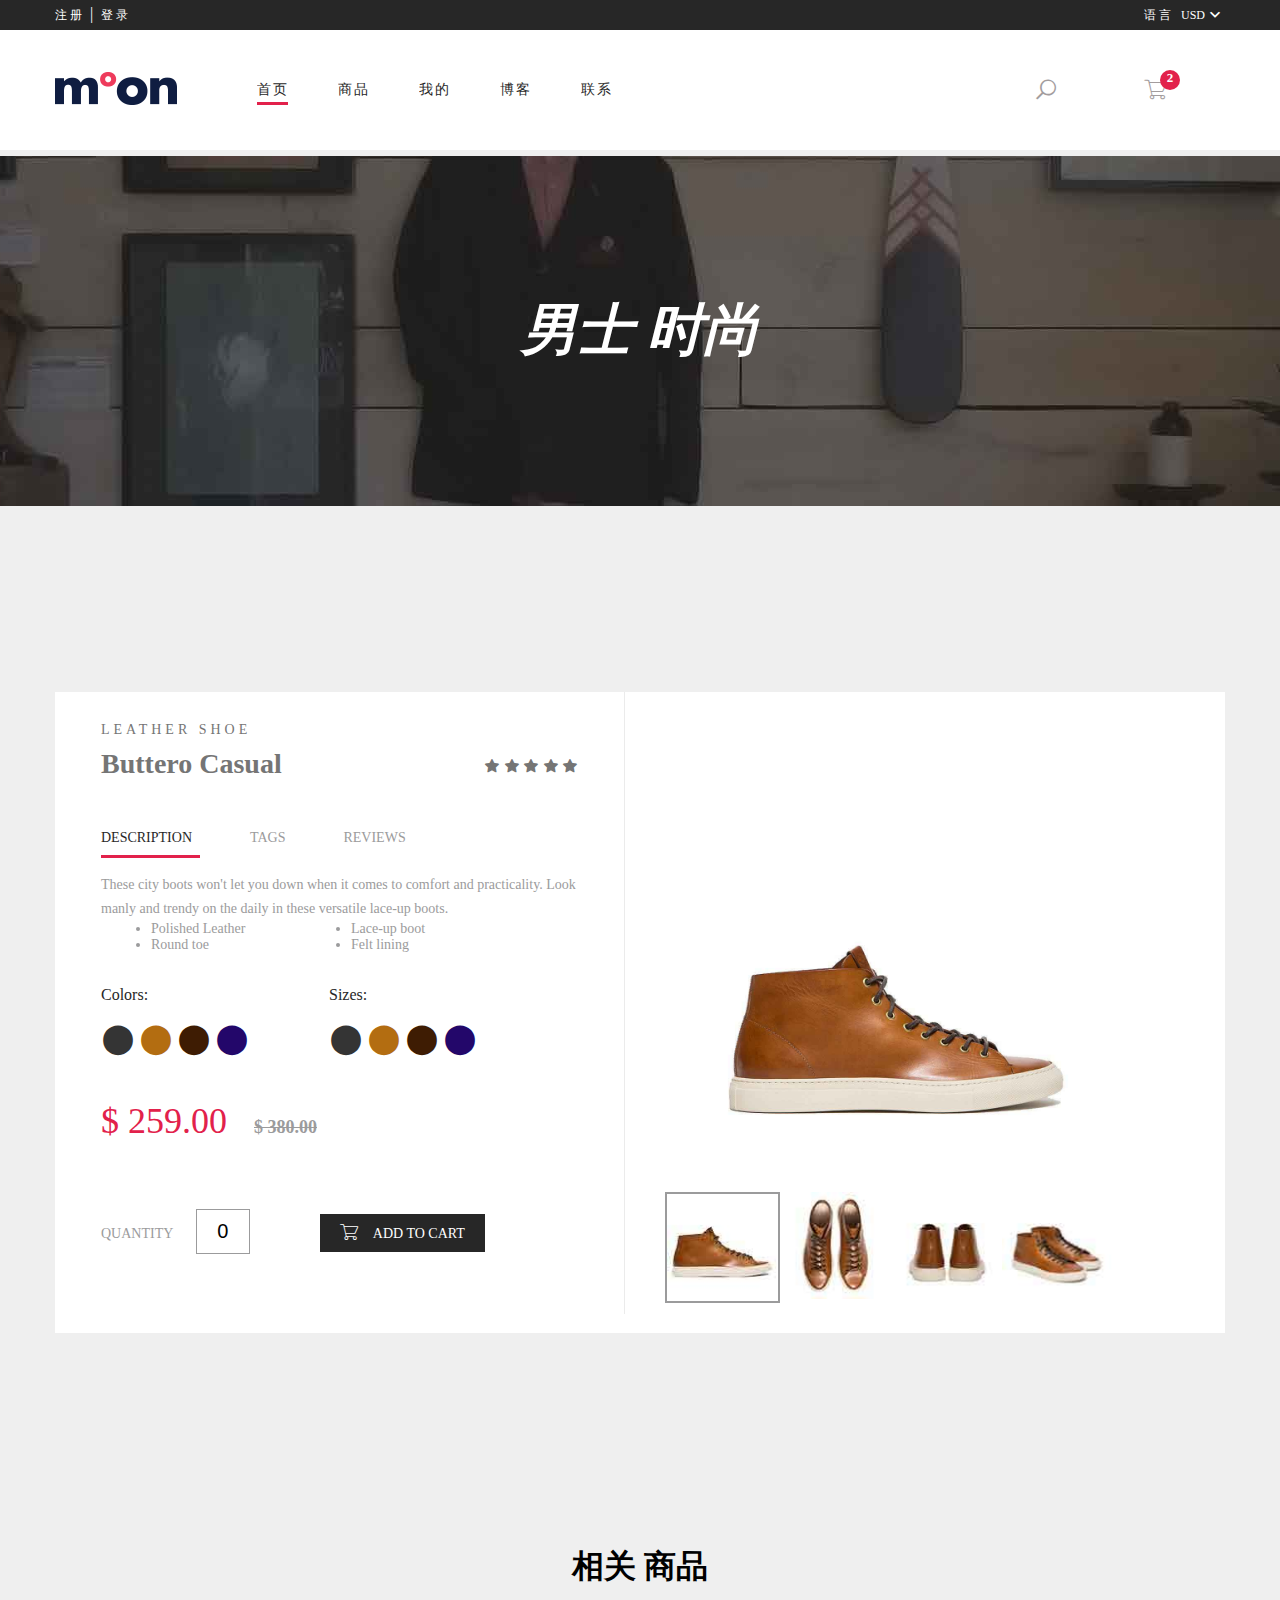
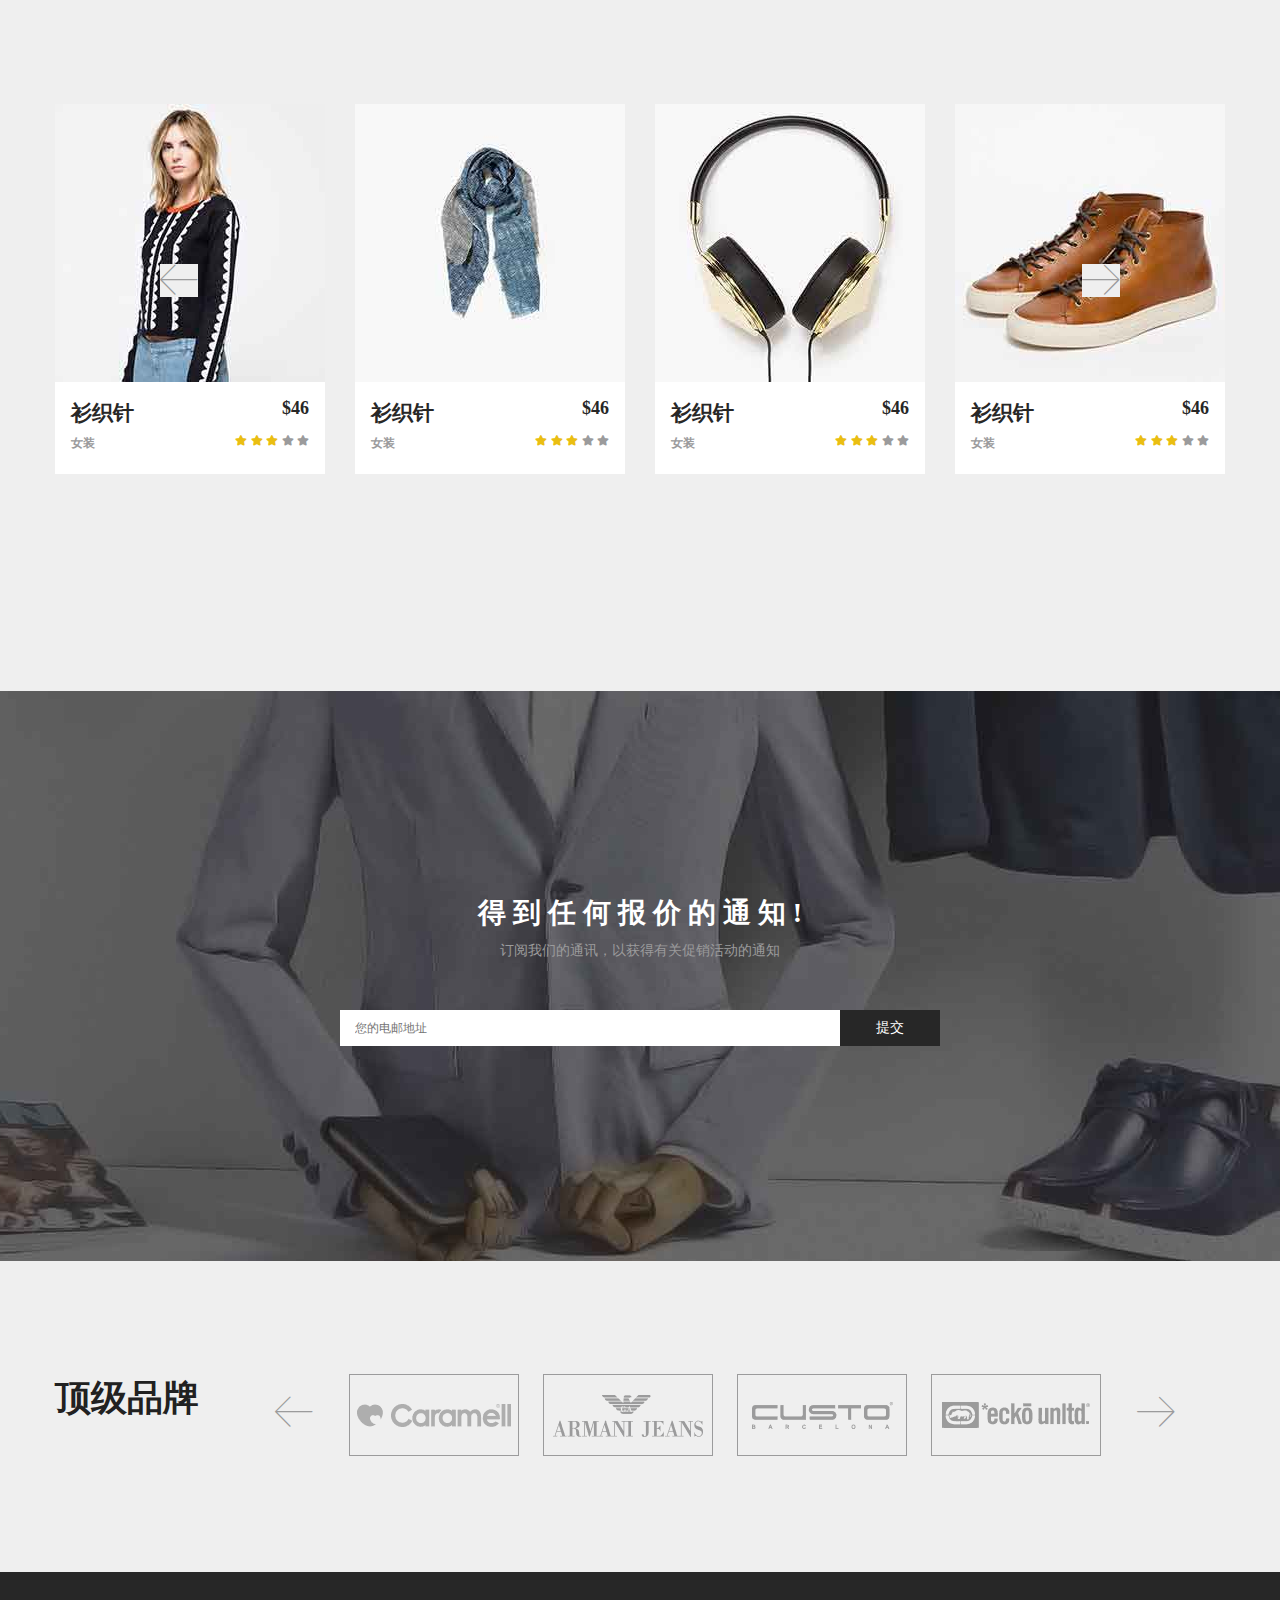
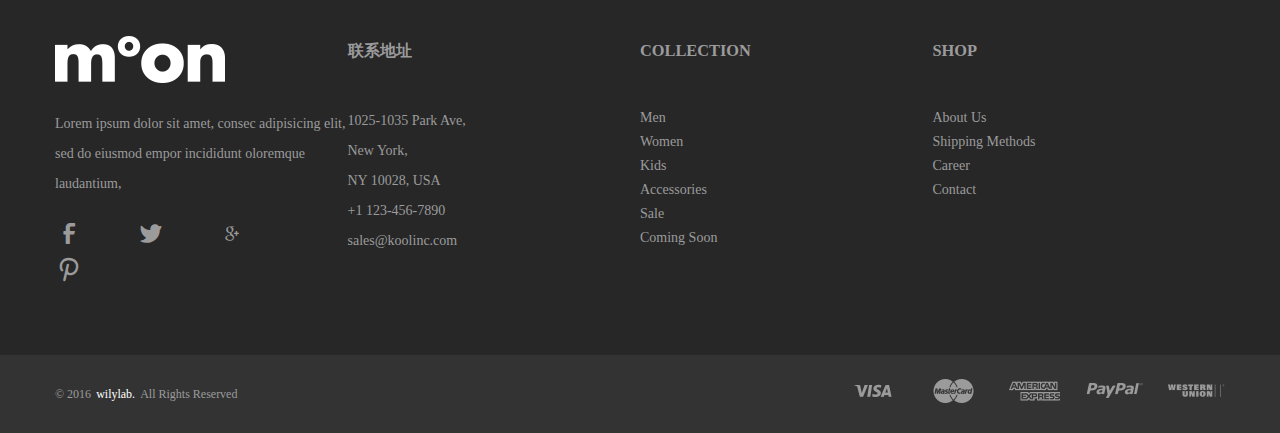
<file: detail.html>
<!DOCTYPE html>
<html lang="en">
	<head>
		<meta charset="UTF-8" />
		<meta name="viewport" content="width=device-width, initial-scale=1.0" />
		<title>Detail</title>
		<link rel="stylesheet" href="./css/common.css" />
		<link rel="stylesheet" href="./css/header.css" />
		<link rel="stylesheet" href="./css/footer.css" />
        <link rel="stylesheet" href="./fonts/iconfont.css" />
        <link rel="stylesheet" href="./css/detail.css">
	</head>
	<body>
		<!-- 头部 -->
		<div class="header container-fluid">
			<div class="container clearfix">
				<div class="login fl">
					<a href="javascript:;">注&nbsp;册</a>
					<span>&nbsp;|&nbsp;</span>
					<a href="javascript:;">登&nbsp;录</a>
				</div>
				<div class="language fr clearfix">
					<div class="fl">
						<a href="javascript:;">语&nbsp;言</a>
					</div>
					<div class="usd fr">
						<a href="javascript:;"
							>USD<i class="iconfont icon-Down"></i
						></a>
						<ul>
							<li><a href="">USD</a></li>
							<li><a href="">URO</a></li>
							<li><a href="">GBP</a></li>
						</ul>
					</div>
				</div>
			</div>
		</div>
		<!-- 导航 -->
		<div class="nav">
			<div class="container clearfix">
				<div class="logo fl"><img src="./img/logo.png" alt="" /></div>
				<ul class="menu fl clearfix">
					<li>
						<a href="">首页</a>
						<div class="bdbottom active"></div>
					</li>
					<li>
						<a href="">商品</a>
						<div class="bdbottom"></div>
					</li>
					<li>
						<a href="">我的</a>
						<div class="bdbottom"></div>
					</li>
					<li>
						<a href="">博客</a>
						<div class="bdbottom"></div>
					</li>
					<li>
						<a href="">联系</a>
						<div class="bdbottom"></div>
					</li>
				</ul>
				<div class="search_cart fr clearfix">
					<div class="cart fr">
						<i class="iconfont icon-cart"></i
						><span class="cart_num">2</span>
						<div class="cart-content"></div>
					</div>
					<div class="search fl">
						<div class="search-input">
							<input
								type="text"
								class="iptactive"
								placeholder="搜索......"
							/>
						</div>
						<i class="iconfont icon-Search"></i>
					</div>
				</div>
			</div>
        </div>
        <!-- blog-banner -->
		<div class="blog-banner">
			<h1>男士 时尚</h1>
        </div>
        
        <!-- modal -->
		<div class="product-modal">
			<div class="modal-container container clearfix">
				<div class="modal-info fl">
					<p class="categories">LEATHER SHOE</p>
					<div class="ratting clearfix">
						<h2 class="fl">Buttero Casual</h2>
						<div class="fr">
							<i class="iconfont icon-xingxing"></i>
							<i class="iconfont icon-xingxing"></i>
							<i class="iconfont icon-xingxing"></i>
							<i class="iconfont icon-xingxing"></i>
							<i class="iconfont icon-xingxing"></i>
						</div>
					</div>
					<ul class="tabs clearfix">
						<li class="active">DESCRIPTION</li>
						<li>TAGS</li>
						<li>REVIEWS</li>
					</ul>
					<ul class="tab-items">
						<li class="desc active">
							<p>These city boots won't let you down when it comes to comfort and practicality. Look manly and trendy on the daily in these versatile lace-up boots.</p>
							<ul class="clearfix">
								<li>Polished Leather</li>
								<li>Lace-up boot</li>
								<li>Round toe</li>
								<li>Felt lining</li>
							</ul>
							<div class="color-size clearfix">
								<div class="color fl">
									<p>Colors:</p>
									<div>
										<i class="iconfont icon-circle" style="color: #343434;"></i>
										<i class="iconfont icon-circle" style="color: #b36d11;"></i>
										<i class="iconfont icon-circle" style="color: #3e1c03;"></i>
										<i class="iconfont icon-circle" style="color: #23076a;"></i>
									</div>
								</div>
								<div class="size fl">
									<p>Sizes:</p>
									<div>
										<i class="iconfont icon-circle" style="color: #343434;"></i>
										<i class="iconfont icon-circle" style="color: #b36d11;"></i>
										<i class="iconfont icon-circle" style="color: #3e1c03;"></i>
										<i class="iconfont icon-circle" style="color: #23076a;"></i>
									</div>
								</div>
							</div>
							<div class="price">
								<p>$ 259.00&nbsp;&nbsp;&nbsp;<span>$ 380.00</span></p>
							</div>
							<div class="cart clearfix">
								<div class="num fl">
									<span>QUANTITY</span>
									<input type="text" value="0">
								</div>
								<div class="add-to fl">
									<i class="iconfont icon-cart"></i>
									ADD TO CART
								</div>
							</div>
						</li>
						<li class="tags">
							<a href="">Leather Shoe</a>
							<a href="">Shoe</a>
							<a href="">Men</a>
						</li>
						<li class="reviews">
							<ul class="comment">
								<li class="clearfix">
									<div class="comment-img fl"><img src="img/comments/1.png" alt=""></div>
									<div class="comment-content fl">
										<h3>Mingel Hoops</h3>
										<p>
											December 28, 2015 at 3:20 pm
											<i class="iconfont icon-xingxing"></i>
											<i class="iconfont icon-xingxing"></i>
											<i class="iconfont icon-xingxing"></i>
											<i class="iconfont icon-xingxing"></i>
											<i class="iconfont icon-xingxing"></i>
										</p>
										<p>Morbi accumsan ipsum velit. Nam nec tellus a odio tincidunt auctor a ornare odio. Sed non mauris vitae erat consequat auctor eu in elit.</p>
									</div>
								</li>
								<li class="clearfix">
									<div class="comment-img fl"><img src="img/comments/2.png" alt=""></div>
									<div class="comment-content fl">
										<h3>Mingel Hoops</h3>
										<p>
											December 28, 2015 at 3:20 pm
											<i class="iconfont icon-xingxing"></i>
											<i class="iconfont icon-xingxing"></i>
											<i class="iconfont icon-xingxing"></i>
											<i class="iconfont icon-xingxing"></i>
											<i class="iconfont icon-xingxing"></i>
										</p>
										<p>Morbi accumsan ipsum velit. Nam nec tellus a odio tincidunt auctor a ornare odio. Sed non mauris vitae erat consequat auctor eu in elit.</p>
									</div>
								</li>
							</ul>
							<div class="review-form">
								<h2>Add your review</h2>
								<form action="">
									<input type="text" placeholder="Name">
									&nbsp;&nbsp;&nbsp;&nbsp;&nbsp;&nbsp;
									<input type="text" placeholder="Email">
									<div class="rat clearfix">
										<div class="rat-1 fl">
											<i class="iconfont icon-xingxing"></i>
										</div>
										<div class="rat-2 fl">
											<i class="iconfont icon-xingxing"></i>
											<i class="iconfont icon-xingxing"></i>
										</div>
										<div class="rat-3 fl">
											<i class="iconfont icon-xingxing"></i>
											<i class="iconfont icon-xingxing"></i>
											<i class="iconfont icon-xingxing"></i>
										</div>
										<div class="rat-4 fl">
											<i class="iconfont icon-xingxing"></i>
											<i class="iconfont icon-xingxing"></i>
											<i class="iconfont icon-xingxing"></i>
											<i class="iconfont icon-xingxing"></i>
										</div>
										<div class="rat-5 fl">
											<i class="iconfont icon-xingxing"></i>
											<i class="iconfont icon-xingxing"></i>
											<i class="iconfont icon-xingxing"></i>
											<i class="iconfont icon-xingxing"></i>
											<i class="iconfont icon-xingxing"></i>
										</div>
									</div>
									<textarea name="" id="" cols="65" rows="10"></textarea>
									<a class="submit" href="javascript:;">SUBMIT</a>
								</form>
							</div>
						</li>
					</ul>
				</div>
				<div class="modal-img fl">
					<ul class="preview clearfix">
						<li class="active">
							<img src="./img/pro-details/big-1.jpg" alt="">
						</li>
						<li>
							<img src="./img/pro-details/big-2.jpg" alt="">
						</li>
						<li>
							<img src="./img/pro-details/big-3.jpg" alt="">
						</li>
						<li>
							<img src="./img/pro-details/big-4.jpg" alt="">
						</li>
					</ul>
					<ul class="img-tabs clearfix">
						<li class="active">
							<img src="img/pro-details/1.jpg" alt="">
						</li>
						<li>
							<img src="img/pro-details/2.jpg" alt="">
						</li>
						<li>
							<img src="img/pro-details/3.jpg" alt="">
						</li>
						<li>
							<img src="img/pro-details/4.jpg" alt="">
						</li>
					</ul>
				</div>
			</div>
        </div>
        
        <!-- product -->
		<div class="product">
			<h1>相关 商品</h1>
			<div class="product-slider">
				<div class="slider-container">
					<ul class="product-list clearfix">
						<li class="product-item">
							<div class="product-img">
								<a href="javascirpt:;"
									><img src="./img/product/5.jpg" alt=""
								/></a>
								<div class="cover">
									<div class="product-ops">
										<a href="javascript:;"
											><i class="iconfont icon-cart"></i
										></a>
										<a href="javascript:;"
											><i class="iconfont icon-eye"></i
										></a>
										<a href="javascript:;"
											><i class="iconfont icon-heart"></i
										></a>
									</div>
									<div class="size-color">
										<div class="size clearfix">
											<p>尺寸:</p>
											<ul class="clearfix">
												<li>S</li>
												<li>XS</li>
												<li>M</li>
												<li>L</li>
												<li>XL</li>
												<li>XXL</li>
											</ul>
										</div>
										<div class="color">
											<p>颜色:</p>
											<ul class="clearfix">
												<li>
													<i
														class="iconfont icon-circle"
														style="color: #82cbfe;"
													></i>
												</li>
												<li>
													<i
														class="iconfont icon-circle"
														style="color: #f77075;"
													></i>
												</li>
												<li>
													<i
														class="iconfont icon-circle"
														style="color: #9bd261;"
													></i>
												</li>
												<li>
													<i
														class="iconfont icon-circle"
														style="color: #250a6d;"
													></i>
												</li>
												<li>
													<i
														class="iconfont icon-circle"
														style="color: #e32b6d;"
													></i>
												</li>
											</ul>
										</div>
									</div>
								</div>
							</div>
							<div class="product-info">
								<div class="info-top clearfix">
									<h3>衫织针</h3>
									<p>$46</p>
								</div>
								<div class="info-bottom clearfix">
									<a href="javascript:;">女装</a>
									<div class="ratting">
										<i
											class="iconfont icon-xingxing ratactive"
										></i>
										<i
											class="iconfont icon-xingxing ratactive"
										></i>
										<i
											class="iconfont icon-xingxing ratactive"
										></i>
										<i class="iconfont icon-xingxing"></i>
										<i class="iconfont icon-xingxing"></i>
									</div>
								</div>
							</div>
						</li>
						<li class="product-item">
							<div class="product-img">
								<a href="javascirpt:;"
									><img src="./img/product/1.jpg" alt=""
								/></a>
								<div class="cover">
									<div class="product-ops">
										<a href="javascript:;"
											><i class="iconfont icon-cart"></i
										></a>
										<a href="javascript:;"
											><i class="iconfont icon-eye"></i
										></a>
										<a href="javascript:;"
											><i class="iconfont icon-heart"></i
										></a>
									</div>
									<div class="size-color">
										<div class="size clearfix">
											<p>尺寸:</p>
											<ul class="clearfix">
												<li>S</li>
												<li>XS</li>
												<li>M</li>
												<li>L</li>
												<li>XL</li>
												<li>XXL</li>
											</ul>
										</div>
										<div class="color">
											<p>颜色:</p>
											<ul class="clearfix">
												<li>
													<i
														class="iconfont icon-circle"
														style="color: #82cbfe;"
													></i>
												</li>
												<li>
													<i
														class="iconfont icon-circle"
														style="color: #f77075;"
													></i>
												</li>
												<li>
													<i
														class="iconfont icon-circle"
														style="color: #9bd261;"
													></i>
												</li>
												<li>
													<i
														class="iconfont icon-circle"
														style="color: #250a6d;"
													></i>
												</li>
												<li>
													<i
														class="iconfont icon-circle"
														style="color: #e32b6d;"
													></i>
												</li>
											</ul>
										</div>
									</div>
								</div>
							</div>
							<div class="product-info">
								<div class="info-top clearfix">
									<h3>衫织针</h3>
									<p>$46</p>
								</div>
								<div class="info-bottom clearfix">
									<a href="javascript:;">女装</a>
									<div class="ratting">
										<i
											class="iconfont icon-xingxing ratactive"
										></i>
										<i
											class="iconfont icon-xingxing ratactive"
										></i>
										<i
											class="iconfont icon-xingxing ratactive"
										></i>
										<i class="iconfont icon-xingxing"></i>
										<i class="iconfont icon-xingxing"></i>
									</div>
								</div>
							</div>
						</li>
						<li class="product-item">
							<div class="product-img">
								<a href="javascirpt:;"
									><img src="./img/product/2.jpg" alt=""
								/></a>
								<div class="cover">
									<div class="product-ops">
										<a href="javascript:;"
											><i class="iconfont icon-cart"></i
										></a>
										<a href="javascript:;"
											><i class="iconfont icon-eye"></i
										></a>
										<a href="javascript:;"
											><i class="iconfont icon-heart"></i
										></a>
									</div>
									<div class="size-color">
										<div class="size clearfix">
											<p>尺寸:</p>
											<ul class="clearfix">
												<li>S</li>
												<li>XS</li>
												<li>M</li>
												<li>L</li>
												<li>XL</li>
												<li>XXL</li>
											</ul>
										</div>
										<div class="color">
											<p>颜色:</p>
											<ul class="clearfix">
												<li>
													<i
														class="iconfont icon-circle"
														style="color: #82cbfe;"
													></i>
												</li>
												<li>
													<i
														class="iconfont icon-circle"
														style="color: #f77075;"
													></i>
												</li>
												<li>
													<i
														class="iconfont icon-circle"
														style="color: #9bd261;"
													></i>
												</li>
												<li>
													<i
														class="iconfont icon-circle"
														style="color: #250a6d;"
													></i>
												</li>
												<li>
													<i
														class="iconfont icon-circle"
														style="color: #e32b6d;"
													></i>
												</li>
											</ul>
										</div>
									</div>
								</div>
							</div>
							<div class="product-info">
								<div class="info-top clearfix">
									<h3>衫织针</h3>
									<p>$46</p>
								</div>
								<div class="info-bottom clearfix">
									<a href="javascript:;">女装</a>
									<div class="ratting">
										<i
											class="iconfont icon-xingxing ratactive"
										></i>
										<i
											class="iconfont icon-xingxing ratactive"
										></i>
										<i
											class="iconfont icon-xingxing ratactive"
										></i>
										<i class="iconfont icon-xingxing"></i>
										<i class="iconfont icon-xingxing"></i>
									</div>
								</div>
							</div>
						</li>
						<li class="product-item">
							<div class="product-img">
								<a href="javascirpt:;"
									><img src="./img/product/3.jpg" alt=""
								/></a>
								<div class="cover">
									<div class="product-ops">
										<a href="javascript:;"
											><i class="iconfont icon-cart"></i
										></a>
										<a href="javascript:;"
											><i class="iconfont icon-eye"></i
										></a>
										<a href="javascript:;"
											><i class="iconfont icon-heart"></i
										></a>
									</div>
									<div class="size-color">
										<div class="size clearfix">
											<p>尺寸:</p>
											<ul class="clearfix">
												<li>S</li>
												<li>XS</li>
												<li>M</li>
												<li>L</li>
												<li>XL</li>
												<li>XXL</li>
											</ul>
										</div>
										<div class="color">
											<p>颜色:</p>
											<ul class="clearfix">
												<li>
													<i
														class="iconfont icon-circle"
														style="color: #82cbfe;"
													></i>
												</li>
												<li>
													<i
														class="iconfont icon-circle"
														style="color: #f77075;"
													></i>
												</li>
												<li>
													<i
														class="iconfont icon-circle"
														style="color: #9bd261;"
													></i>
												</li>
												<li>
													<i
														class="iconfont icon-circle"
														style="color: #250a6d;"
													></i>
												</li>
												<li>
													<i
														class="iconfont icon-circle"
														style="color: #e32b6d;"
													></i>
												</li>
											</ul>
										</div>
									</div>
								</div>
							</div>
							<div class="product-info">
								<div class="info-top clearfix">
									<h3>衫织针</h3>
									<p>$46</p>
								</div>
								<div class="info-bottom clearfix">
									<a href="javascript:;">女装</a>
									<div class="ratting">
										<i
											class="iconfont icon-xingxing ratactive"
										></i>
										<i
											class="iconfont icon-xingxing ratactive"
										></i>
										<i
											class="iconfont icon-xingxing ratactive"
										></i>
										<i class="iconfont icon-xingxing"></i>
										<i class="iconfont icon-xingxing"></i>
									</div>
								</div>
							</div>
						</li>
						<li class="product-item">
							<div class="product-img">
								<a href="javascirpt:;"
									><img src="./img/product/4.jpg" alt=""
								/></a>
								<div class="cover">
									<div class="product-ops">
										<a href="javascript:;"
											><i class="iconfont icon-cart"></i
										></a>
										<a href="javascript:;"
											><i class="iconfont icon-eye"></i
										></a>
										<a href="javascript:;"
											><i class="iconfont icon-heart"></i
										></a>
									</div>
									<div class="size-color">
										<div class="size clearfix">
											<p>尺寸:</p>
											<ul class="clearfix">
												<li>S</li>
												<li>XS</li>
												<li>M</li>
												<li>L</li>
												<li>XL</li>
												<li>XXL</li>
											</ul>
										</div>
										<div class="color">
											<p>颜色:</p>
											<ul class="clearfix">
												<li>
													<i
														class="iconfont icon-circle"
														style="color: #82cbfe;"
													></i>
												</li>
												<li>
													<i
														class="iconfont icon-circle"
														style="color: #f77075;"
													></i>
												</li>
												<li>
													<i
														class="iconfont icon-circle"
														style="color: #9bd261;"
													></i>
												</li>
												<li>
													<i
														class="iconfont icon-circle"
														style="color: #250a6d;"
													></i>
												</li>
												<li>
													<i
														class="iconfont icon-circle"
														style="color: #e32b6d;"
													></i>
												</li>
											</ul>
										</div>
									</div>
								</div>
							</div>
							<div class="product-info">
								<div class="info-top clearfix">
									<h3>衫织针</h3>
									<p>$46</p>
								</div>
								<div class="info-bottom clearfix">
									<a href="javascript:;">女装</a>
									<div class="ratting">
										<i
											class="iconfont icon-xingxing ratactive"
										></i>
										<i
											class="iconfont icon-xingxing ratactive"
										></i>
										<i
											class="iconfont icon-xingxing ratactive"
										></i>
										<i class="iconfont icon-xingxing"></i>
										<i class="iconfont icon-xingxing"></i>
									</div>
								</div>
							</div>
						</li>
						<li class="product-item">
							<div class="product-img">
								<a href="javascirpt:;"
									><img src="./img/product/5.jpg" alt=""
								/></a>
								<div class="cover">
									<div class="product-ops">
										<a href="javascript:;"
											><i class="iconfont icon-cart"></i
										></a>
										<a href="javascript:;"
											><i class="iconfont icon-eye"></i
										></a>
										<a href="javascript:;"
											><i class="iconfont icon-heart"></i
										></a>
									</div>
									<div class="size-color">
										<div class="size clearfix">
											<p>尺寸:</p>
											<ul class="clearfix">
												<li>S</li>
												<li>XS</li>
												<li>M</li>
												<li>L</li>
												<li>XL</li>
												<li>XXL</li>
											</ul>
										</div>
										<div class="color">
											<p>颜色:</p>
											<ul class="clearfix">
												<li>
													<i
														class="iconfont icon-circle"
														style="color: #82cbfe;"
													></i>
												</li>
												<li>
													<i
														class="iconfont icon-circle"
														style="color: #f77075;"
													></i>
												</li>
												<li>
													<i
														class="iconfont icon-circle"
														style="color: #9bd261;"
													></i>
												</li>
												<li>
													<i
														class="iconfont icon-circle"
														style="color: #250a6d;"
													></i>
												</li>
												<li>
													<i
														class="iconfont icon-circle"
														style="color: #e32b6d;"
													></i>
												</li>
											</ul>
										</div>
									</div>
								</div>
							</div>
							<div class="product-info">
								<div class="info-top clearfix">
									<h3>衫织针</h3>
									<p>$46</p>
								</div>
								<div class="info-bottom clearfix">
									<a href="javascript:;">女装</a>
									<div class="ratting">
										<i
											class="iconfont icon-xingxing ratactive"
										></i>
										<i
											class="iconfont icon-xingxing ratactive"
										></i>
										<i
											class="iconfont icon-xingxing ratactive"
										></i>
										<i class="iconfont icon-xingxing"></i>
										<i class="iconfont icon-xingxing"></i>
									</div>
								</div>
							</div>
						</li>
						<li class="product-item">
							<div class="product-img">
								<a href="javascirpt:;"
									><img src="./img/product/1.jpg" alt=""
								/></a>
								<div class="cover">
									<div class="product-ops">
										<a href="javascript:;"
											><i class="iconfont icon-cart"></i
										></a>
										<a href="javascript:;"
											><i class="iconfont icon-eye"></i
										></a>
										<a href="javascript:;"
											><i class="iconfont icon-heart"></i
										></a>
									</div>
									<div class="size-color">
										<div class="size clearfix">
											<p>尺寸:</p>
											<ul class="clearfix">
												<li>S</li>
												<li>XS</li>
												<li>M</li>
												<li>L</li>
												<li>XL</li>
												<li>XXL</li>
											</ul>
										</div>
										<div class="color">
											<p>颜色:</p>
											<ul class="clearfix">
												<li>
													<i
														class="iconfont icon-circle"
														style="color: #82cbfe;"
													></i>
												</li>
												<li>
													<i
														class="iconfont icon-circle"
														style="color: #f77075;"
													></i>
												</li>
												<li>
													<i
														class="iconfont icon-circle"
														style="color: #9bd261;"
													></i>
												</li>
												<li>
													<i
														class="iconfont icon-circle"
														style="color: #250a6d;"
													></i>
												</li>
												<li>
													<i
														class="iconfont icon-circle"
														style="color: #e32b6d;"
													></i>
												</li>
											</ul>
										</div>
									</div>
								</div>
							</div>
							<div class="product-info">
								<div class="info-top clearfix">
									<h3>衫织针</h3>
									<p>$46</p>
								</div>
								<div class="info-bottom clearfix">
									<a href="javascript:;">女装</a>
									<div class="ratting">
										<i
											class="iconfont icon-xingxing ratactive"
										></i>
										<i
											class="iconfont icon-xingxing ratactive"
										></i>
										<i
											class="iconfont icon-xingxing ratactive"
										></i>
										<i class="iconfont icon-xingxing"></i>
										<i class="iconfont icon-xingxing"></i>
									</div>
								</div>
							</div>
						</li>
						<li class="product-item">
							<div class="product-img">
								<a href="javascirpt:;"
									><img src="./img/product/2.jpg" alt=""
								/></a>
								<div class="cover">
									<div class="product-ops">
										<a href="javascript:;"
											><i class="iconfont icon-cart"></i
										></a>
										<a href="javascript:;"
											><i class="iconfont icon-eye"></i
										></a>
										<a href="javascript:;"
											><i class="iconfont icon-heart"></i
										></a>
									</div>
									<div class="size-color">
										<div class="size clearfix">
											<p>尺寸:</p>
											<ul class="clearfix">
												<li>S</li>
												<li>XS</li>
												<li>M</li>
												<li>L</li>
												<li>XL</li>
												<li>XXL</li>
											</ul>
										</div>
										<div class="color">
											<p>颜色:</p>
											<ul class="clearfix">
												<li>
													<i
														class="iconfont icon-circle"
														style="color: #82cbfe;"
													></i>
												</li>
												<li>
													<i
														class="iconfont icon-circle"
														style="color: #f77075;"
													></i>
												</li>
												<li>
													<i
														class="iconfont icon-circle"
														style="color: #9bd261;"
													></i>
												</li>
												<li>
													<i
														class="iconfont icon-circle"
														style="color: #250a6d;"
													></i>
												</li>
												<li>
													<i
														class="iconfont icon-circle"
														style="color: #e32b6d;"
													></i>
												</li>
											</ul>
										</div>
									</div>
								</div>
							</div>
							<div class="product-info">
								<div class="info-top clearfix">
									<h3>衫织针</h3>
									<p>$46</p>
								</div>
								<div class="info-bottom clearfix">
									<a href="javascript:;">女装</a>
									<div class="ratting">
										<i
											class="iconfont icon-xingxing ratactive"
										></i>
										<i
											class="iconfont icon-xingxing ratactive"
										></i>
										<i
											class="iconfont icon-xingxing ratactive"
										></i>
										<i class="iconfont icon-xingxing"></i>
										<i class="iconfont icon-xingxing"></i>
									</div>
								</div>
							</div>
						</li>
						<li class="product-item">
							<div class="product-img">
								<a href="javascirpt:;"
									><img src="./img/product/3.jpg" alt=""
								/></a>
								<div class="cover">
									<div class="product-ops">
										<a href="javascript:;"
											><i class="iconfont icon-cart"></i
										></a>
										<a href="javascript:;"
											><i class="iconfont icon-eye"></i
										></a>
										<a href="javascript:;"
											><i class="iconfont icon-heart"></i
										></a>
									</div>
									<div class="size-color">
										<div class="size clearfix">
											<p>尺寸:</p>
											<ul class="clearfix">
												<li>S</li>
												<li>XS</li>
												<li>M</li>
												<li>L</li>
												<li>XL</li>
												<li>XXL</li>
											</ul>
										</div>
										<div class="color">
											<p>颜色:</p>
											<ul class="clearfix">
												<li>
													<i
														class="iconfont icon-circle"
														style="color: #82cbfe;"
													></i>
												</li>
												<li>
													<i
														class="iconfont icon-circle"
														style="color: #f77075;"
													></i>
												</li>
												<li>
													<i
														class="iconfont icon-circle"
														style="color: #9bd261;"
													></i>
												</li>
												<li>
													<i
														class="iconfont icon-circle"
														style="color: #250a6d;"
													></i>
												</li>
												<li>
													<i
														class="iconfont icon-circle"
														style="color: #e32b6d;"
													></i>
												</li>
											</ul>
										</div>
									</div>
								</div>
							</div>
							<div class="product-info">
								<div class="info-top clearfix">
									<h3>衫织针</h3>
									<p>$46</p>
								</div>
								<div class="info-bottom clearfix">
									<a href="javascript:;">女装</a>
									<div class="ratting">
										<i
											class="iconfont icon-xingxing ratactive"
										></i>
										<i
											class="iconfont icon-xingxing ratactive"
										></i>
										<i
											class="iconfont icon-xingxing ratactive"
										></i>
										<i class="iconfont icon-xingxing"></i>
										<i class="iconfont icon-xingxing"></i>
									</div>
								</div>
							</div>
						</li>
						<li class="product-item">
							<div class="product-img">
								<a href="javascirpt:;"
									><img src="./img/product/4.jpg" alt=""
								/></a>
								<div class="cover">
									<div class="product-ops">
										<a href="javascript:;"
											><i class="iconfont icon-cart"></i
										></a>
										<a href="javascript:;"
											><i class="iconfont icon-eye"></i
										></a>
										<a href="javascript:;"
											><i class="iconfont icon-heart"></i
										></a>
									</div>
									<div class="size-color">
										<div class="size clearfix">
											<p>尺寸:</p>
											<ul class="clearfix">
												<li>S</li>
												<li>XS</li>
												<li>M</li>
												<li>L</li>
												<li>XL</li>
												<li>XXL</li>
											</ul>
										</div>
										<div class="color">
											<p>颜色:</p>
											<ul class="clearfix">
												<li>
													<i
														class="iconfont icon-circle"
														style="color: #82cbfe;"
													></i>
												</li>
												<li>
													<i
														class="iconfont icon-circle"
														style="color: #f77075;"
													></i>
												</li>
												<li>
													<i
														class="iconfont icon-circle"
														style="color: #9bd261;"
													></i>
												</li>
												<li>
													<i
														class="iconfont icon-circle"
														style="color: #250a6d;"
													></i>
												</li>
												<li>
													<i
														class="iconfont icon-circle"
														style="color: #e32b6d;"
													></i>
												</li>
											</ul>
										</div>
									</div>
								</div>
							</div>
							<div class="product-info">
								<div class="info-top clearfix">
									<h3>衫织针</h3>
									<p>$46</p>
								</div>
								<div class="info-bottom clearfix">
									<a href="javascript:;">女装</a>
									<div class="ratting">
										<i
											class="iconfont icon-xingxing ratactive"
										></i>
										<i
											class="iconfont icon-xingxing ratactive"
										></i>
										<i
											class="iconfont icon-xingxing ratactive"
										></i>
										<i class="iconfont icon-xingxing"></i>
										<i class="iconfont icon-xingxing"></i>
									</div>
								</div>
							</div>
						</li>
						<li class="product-item">
							<div class="product-img">
								<a href="javascirpt:;"
									><img src="./img/product/5.jpg" alt=""
								/></a>
								<div class="cover">
									<div class="product-ops">
										<a href="javascript:;"
											><i class="iconfont icon-cart"></i
										></a>
										<a href="javascript:;"
											><i class="iconfont icon-eye"></i
										></a>
										<a href="javascript:;"
											><i class="iconfont icon-heart"></i
										></a>
									</div>
									<div class="size-color">
										<div class="size clearfix">
											<p>尺寸:</p>
											<ul class="clearfix">
												<li>S</li>
												<li>XS</li>
												<li>M</li>
												<li>L</li>
												<li>XL</li>
												<li>XXL</li>
											</ul>
										</div>
										<div class="color">
											<p>颜色:</p>
											<ul class="clearfix">
												<li>
													<i
														class="iconfont icon-circle"
														style="color: #82cbfe;"
													></i>
												</li>
												<li>
													<i
														class="iconfont icon-circle"
														style="color: #f77075;"
													></i>
												</li>
												<li>
													<i
														class="iconfont icon-circle"
														style="color: #9bd261;"
													></i>
												</li>
												<li>
													<i
														class="iconfont icon-circle"
														style="color: #250a6d;"
													></i>
												</li>
												<li>
													<i
														class="iconfont icon-circle"
														style="color: #e32b6d;"
													></i>
												</li>
											</ul>
										</div>
									</div>
								</div>
							</div>
							<div class="product-info">
								<div class="info-top clearfix">
									<h3>衫织针</h3>
									<p>$46</p>
								</div>
								<div class="info-bottom clearfix">
									<a href="javascript:;">女装</a>
									<div class="ratting">
										<i
											class="iconfont icon-xingxing ratactive"
										></i>
										<i
											class="iconfont icon-xingxing ratactive"
										></i>
										<i
											class="iconfont icon-xingxing ratactive"
										></i>
										<i class="iconfont icon-xingxing"></i>
										<i class="iconfont icon-xingxing"></i>
									</div>
								</div>
							</div>
						</li>
						<li class="product-item">
							<div class="product-img">
								<a href="javascirpt:;"
									><img src="./img/product/1.jpg" alt=""
								/></a>
								<div class="cover">
									<div class="product-ops">
										<a href="javascript:;"
											><i class="iconfont icon-cart"></i
										></a>
										<a href="javascript:;"
											><i class="iconfont icon-eye"></i
										></a>
										<a href="javascript:;"
											><i class="iconfont icon-heart"></i
										></a>
									</div>
									<div class="size-color">
										<div class="size clearfix">
											<p>尺寸:</p>
											<ul class="clearfix">
												<li>S</li>
												<li>XS</li>
												<li>M</li>
												<li>L</li>
												<li>XL</li>
												<li>XXL</li>
											</ul>
										</div>
										<div class="color">
											<p>颜色:</p>
											<ul class="clearfix">
												<li>
													<i
														class="iconfont icon-circle"
														style="color: #82cbfe;"
													></i>
												</li>
												<li>
													<i
														class="iconfont icon-circle"
														style="color: #f77075;"
													></i>
												</li>
												<li>
													<i
														class="iconfont icon-circle"
														style="color: #9bd261;"
													></i>
												</li>
												<li>
													<i
														class="iconfont icon-circle"
														style="color: #250a6d;"
													></i>
												</li>
												<li>
													<i
														class="iconfont icon-circle"
														style="color: #e32b6d;"
													></i>
												</li>
											</ul>
										</div>
									</div>
								</div>
							</div>
							<div class="product-info">
								<div class="info-top clearfix">
									<h3>衫织针</h3>
									<p>$46</p>
								</div>
								<div class="info-bottom clearfix">
									<a href="javascript:;">女装</a>
									<div class="ratting">
										<i
											class="iconfont icon-xingxing ratactive"
										></i>
										<i
											class="iconfont icon-xingxing ratactive"
										></i>
										<i
											class="iconfont icon-xingxing ratactive"
										></i>
										<i class="iconfont icon-xingxing"></i>
										<i class="iconfont icon-xingxing"></i>
									</div>
								</div>
							</div>
						</li>
					</ul>
				</div>
				<div class="slider-control clearfix">
					<button class="prev">
						<i class="iconfont icon-left"></i>
					</button>
					<button class="next">
						<i class="iconfont icon-right1"></i>
					</button>
				</div>
			</div>
		</div>

        <!-- subscribe -->
		<div class="subscribe">
			<div class="email"> 
				<h1>得 到 任 何 报 价 的 通 知 !</h1>
				<p>订阅我们的通讯，以获得有关促销活动的通知</p>
				<div class="input">
					<form action="#">
						<input type="text" placeholder="您的电邮地址"><a href="javascript:;">提交</a>
					</form>

				</div>
			</div>
		</div>
		<!-- brand -->
		<div class="brand">
			<div class="container clearfix">
				<div class="text fl">顶级品牌</div>
				<div class="brand-list fl">
					<ul class="clearfix">
						<li><img src="./img/brands/4.png" alt=""></li>
						<li><img src="./img/brands/1.png" alt=""></li>
						<li><img src="./img/brands/2.png" alt=""></li>
						<li><img src="./img/brands/3.png" alt=""></li>
						<li><img src="./img/brands/4.png" alt=""></li>
						<li><img src="./img/brands/1.png" alt=""></li>
						<li><img src="./img/brands/2.png" alt=""></li>
						<li><img src="./img/brands/3.png" alt=""></li>
					</ul>
				</div>
				<div class="brand-control">
					<button class="prev">
						<i class="iconfont icon-left"></i>
					</button>
					<button class="next">
						<i class="iconfont icon-right1"></i>
					</button>
				</div>
			</div>
		</div>
		<!-- footer -->
		<div class="footer">
			<div class="footer-top">
				<ul class="container clearfix">
					<li>
						<img src="./img/footer-logo.png" alt="">
						<p>Lorem ipsum dolor sit amet, consec adipisicing elit, sed do eiusmod empor incididunt oloremque laudantium,</p>
						<div class="logo">
							<i class="iconfont icon-facebook
							"></i>
							<i class="iconfont icon-twitter
							"></i>
							<i class="iconfont icon-weibiaoti503
							"></i>
							<i class="iconfont icon-pinterest
							"></i>
						</div>
					</li>
					<li>
						<h3>联系地址</h3>
						<p>1025-1035 Park Ave,</br>
							New York,</br>
							NY 10028, USA</br>
							+1 123-456-7890</br>
							sales@koolinc.com</p>
					</li>
					<li>
						<h3>COLLECTION</h3>
						<div class="collection">
							<a href="javascript:;">Men</a>
							<a href="javascript:;">Women</a>
							<a href="javascript:;">Kids</a>
							<a href="javascript:;">Accessories</a>
							<a href="javascript:;">Sale</a>
							<a href="javascript:;">Coming Soon</a>
						</div>
					</li>
					<li>
						<h3>SHOP</h3>
						<div class="shop">
							<a href="javascript:;">About Us</a>
							<a href="javascript:;">Shipping Methods</a>
							<a href="javascript:;">Career</a>
							<a href="javascript:;">Contact</a>
						</div>
					</li>
				</ul>
			</div>
			<div class="footer-bottom">
				<div class="container clearfix">
					<div class="rights fl">
						<span>© 2016</span><a href="javascript:;">wilylab.</a><span>All Rights Reserved</span>
					</div>
					<div class="payments fr">
						<img src="./img/payment.png" alt="">
					</div>
				</div>
			</div>
		</div>
		<script src="./js/jquery-3.5.1.min.js"></script>
        <script src="./js/common.js"></script>
        <script src="./js/index.js"></script>
	</body>
</html>
</file>
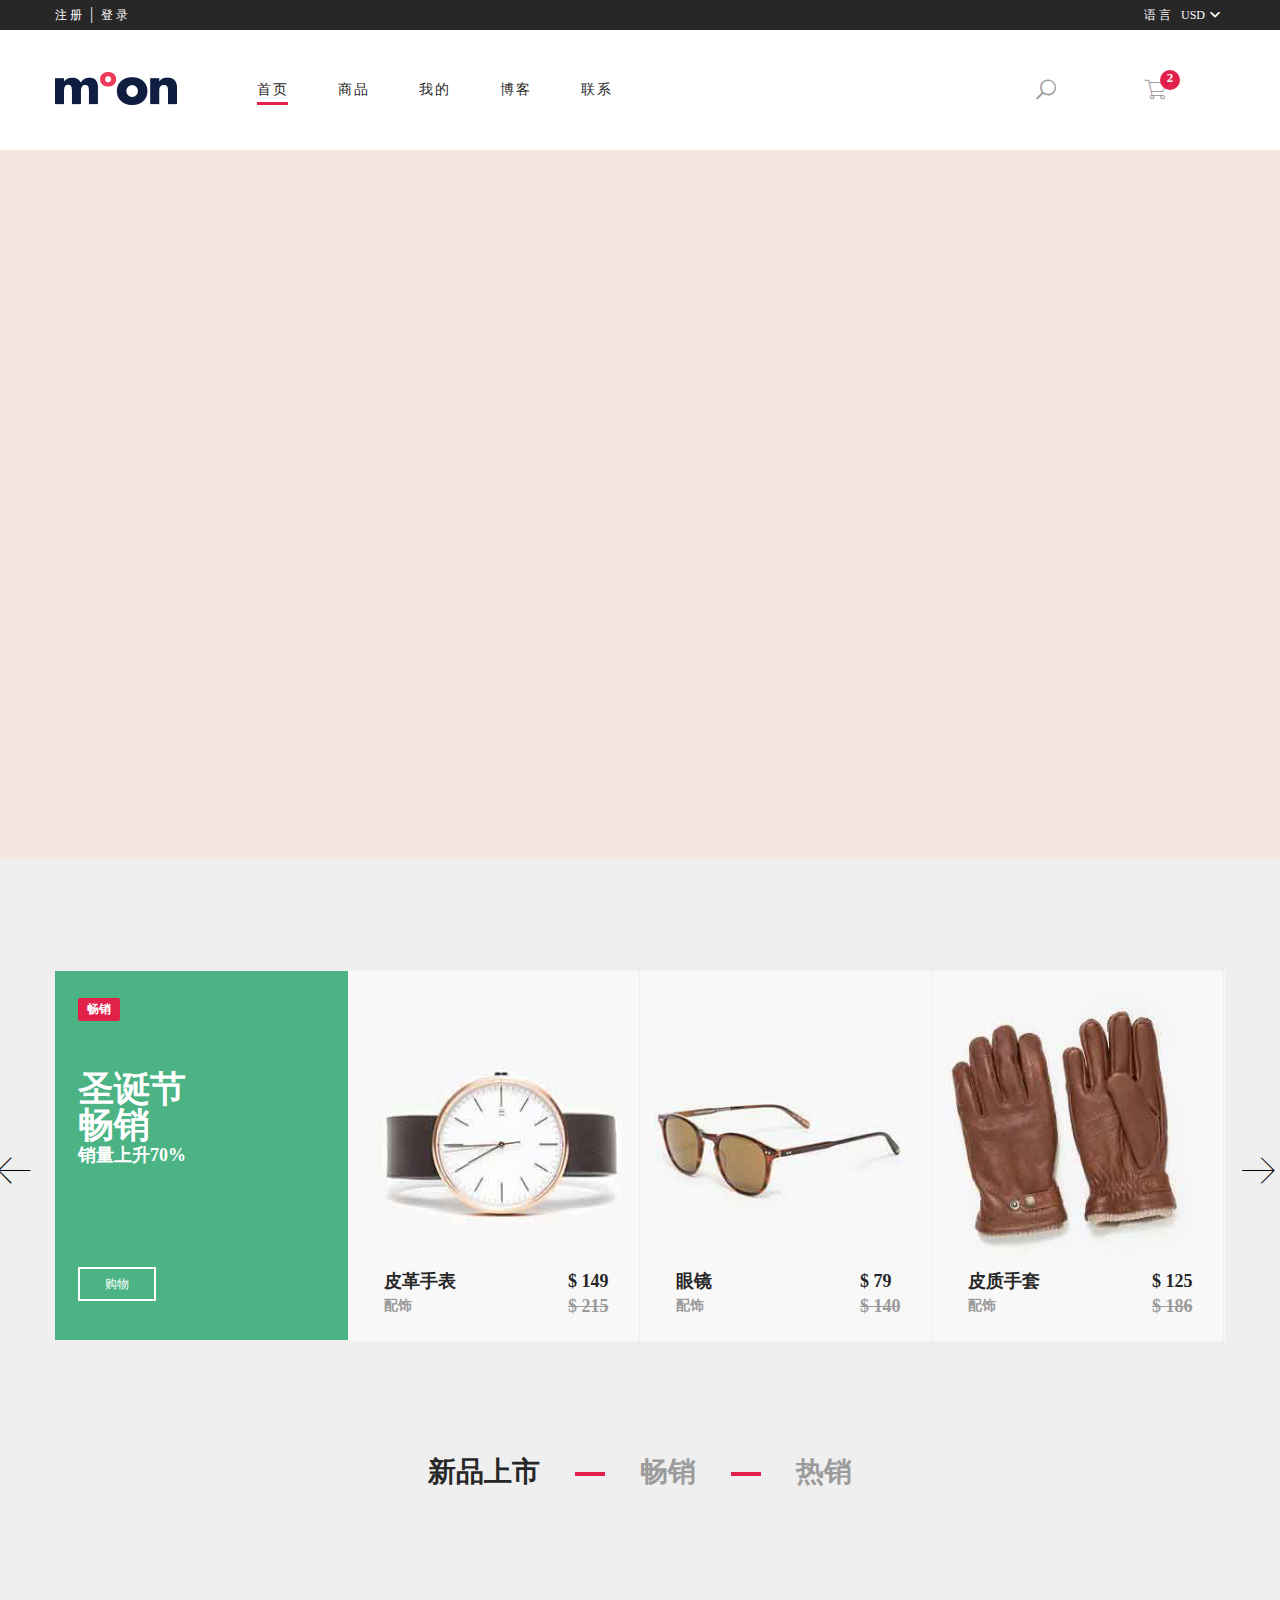
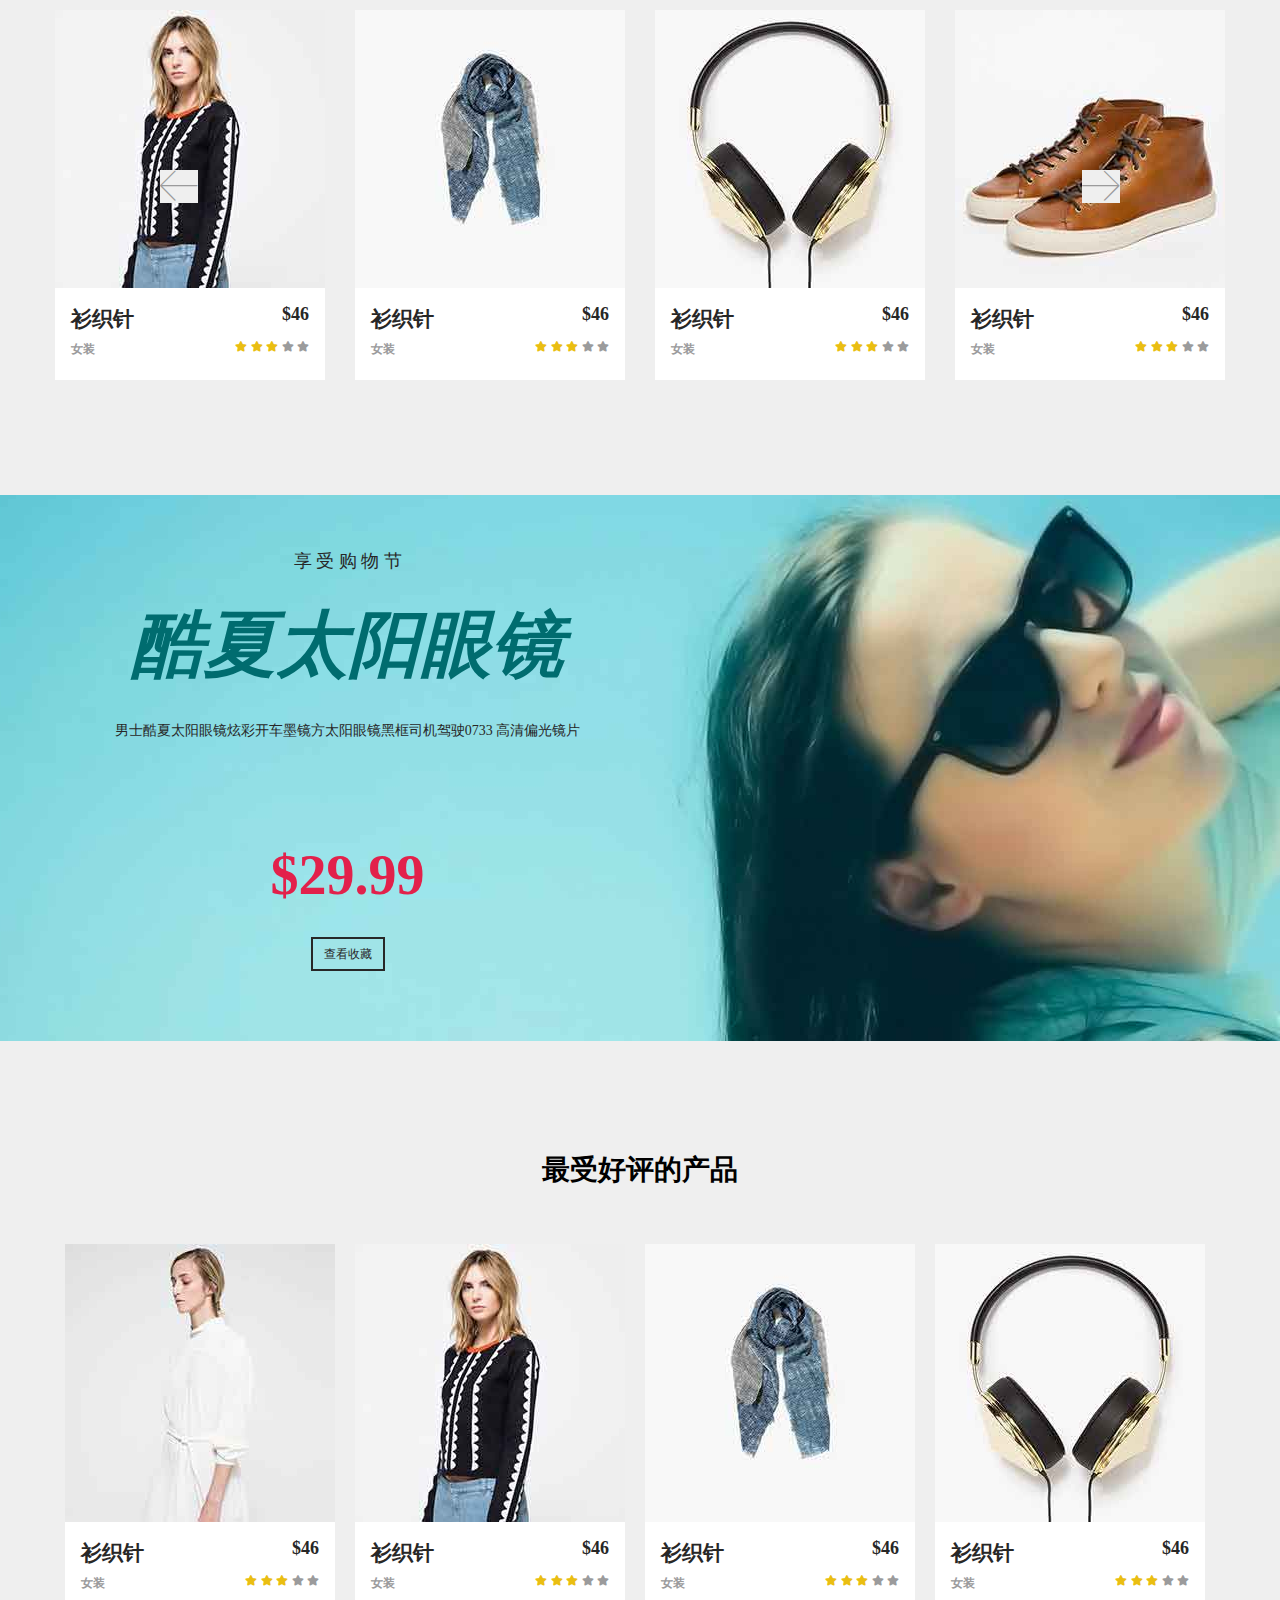
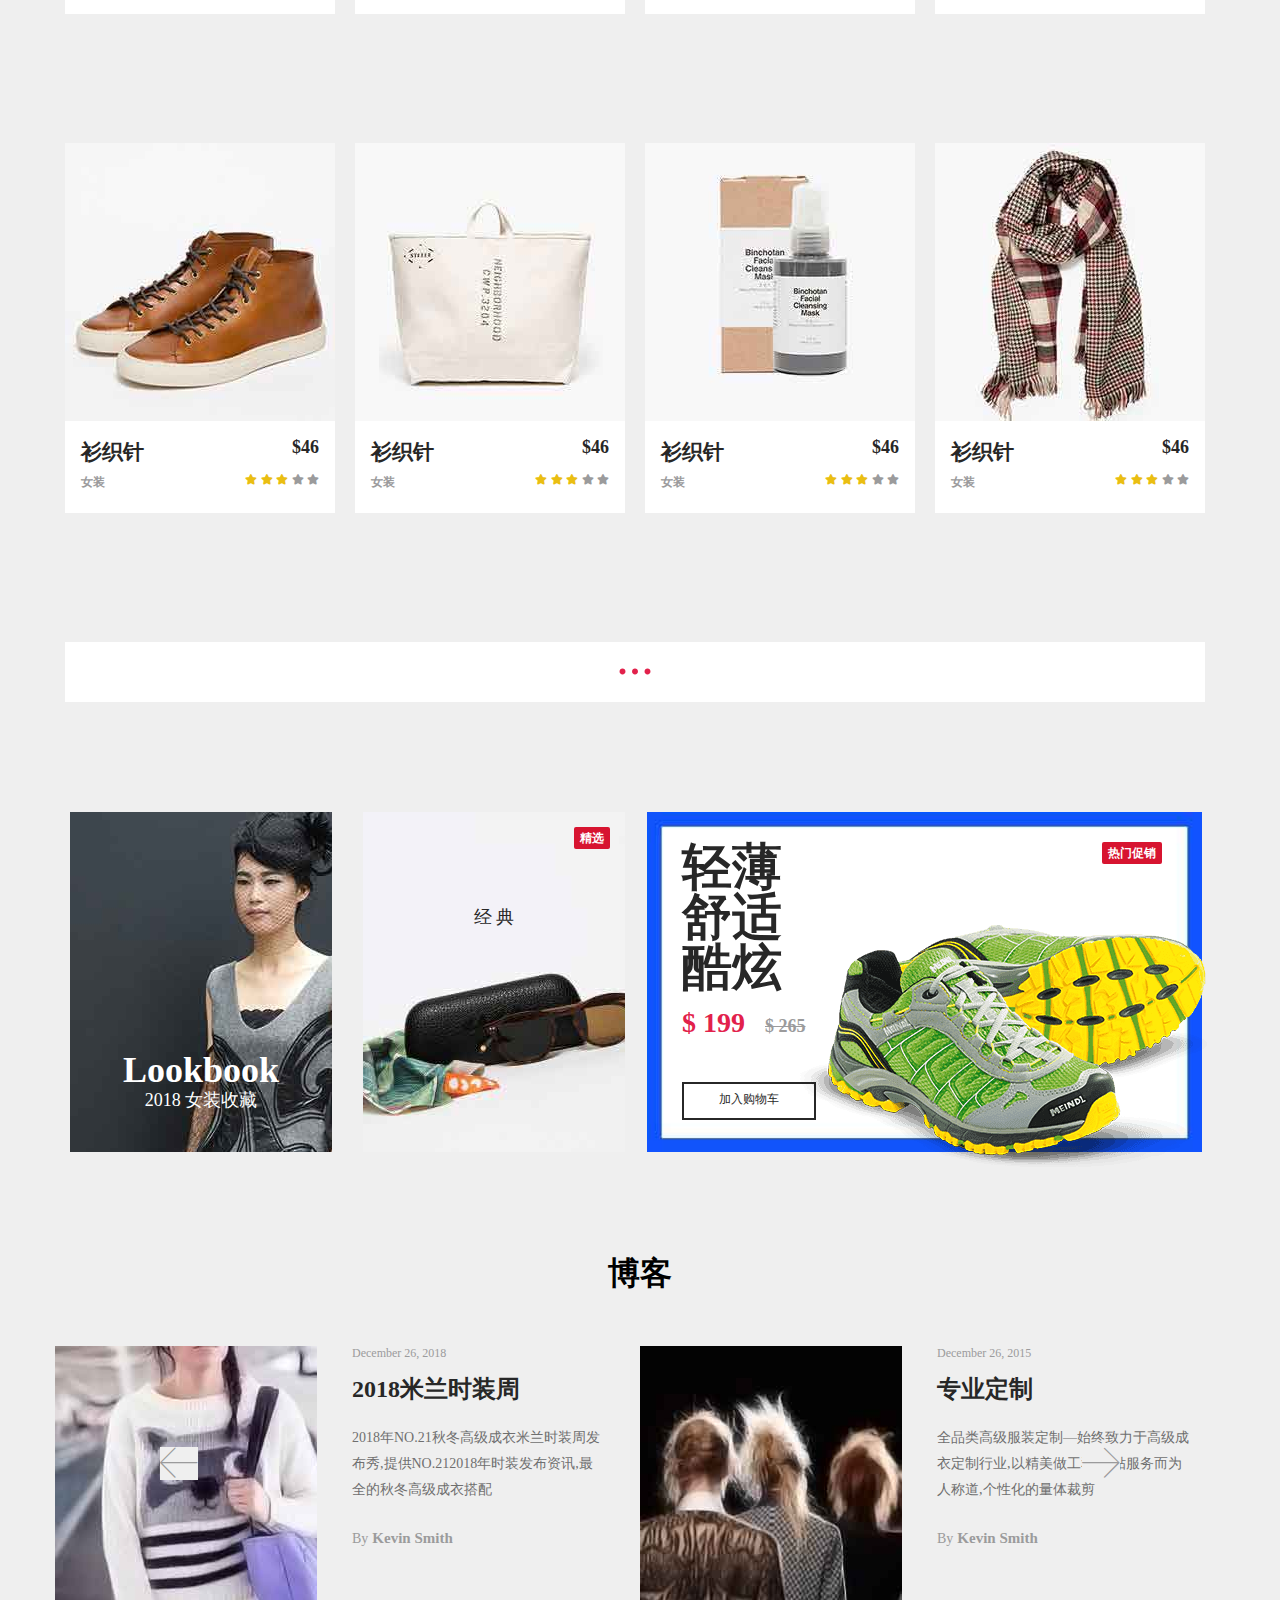
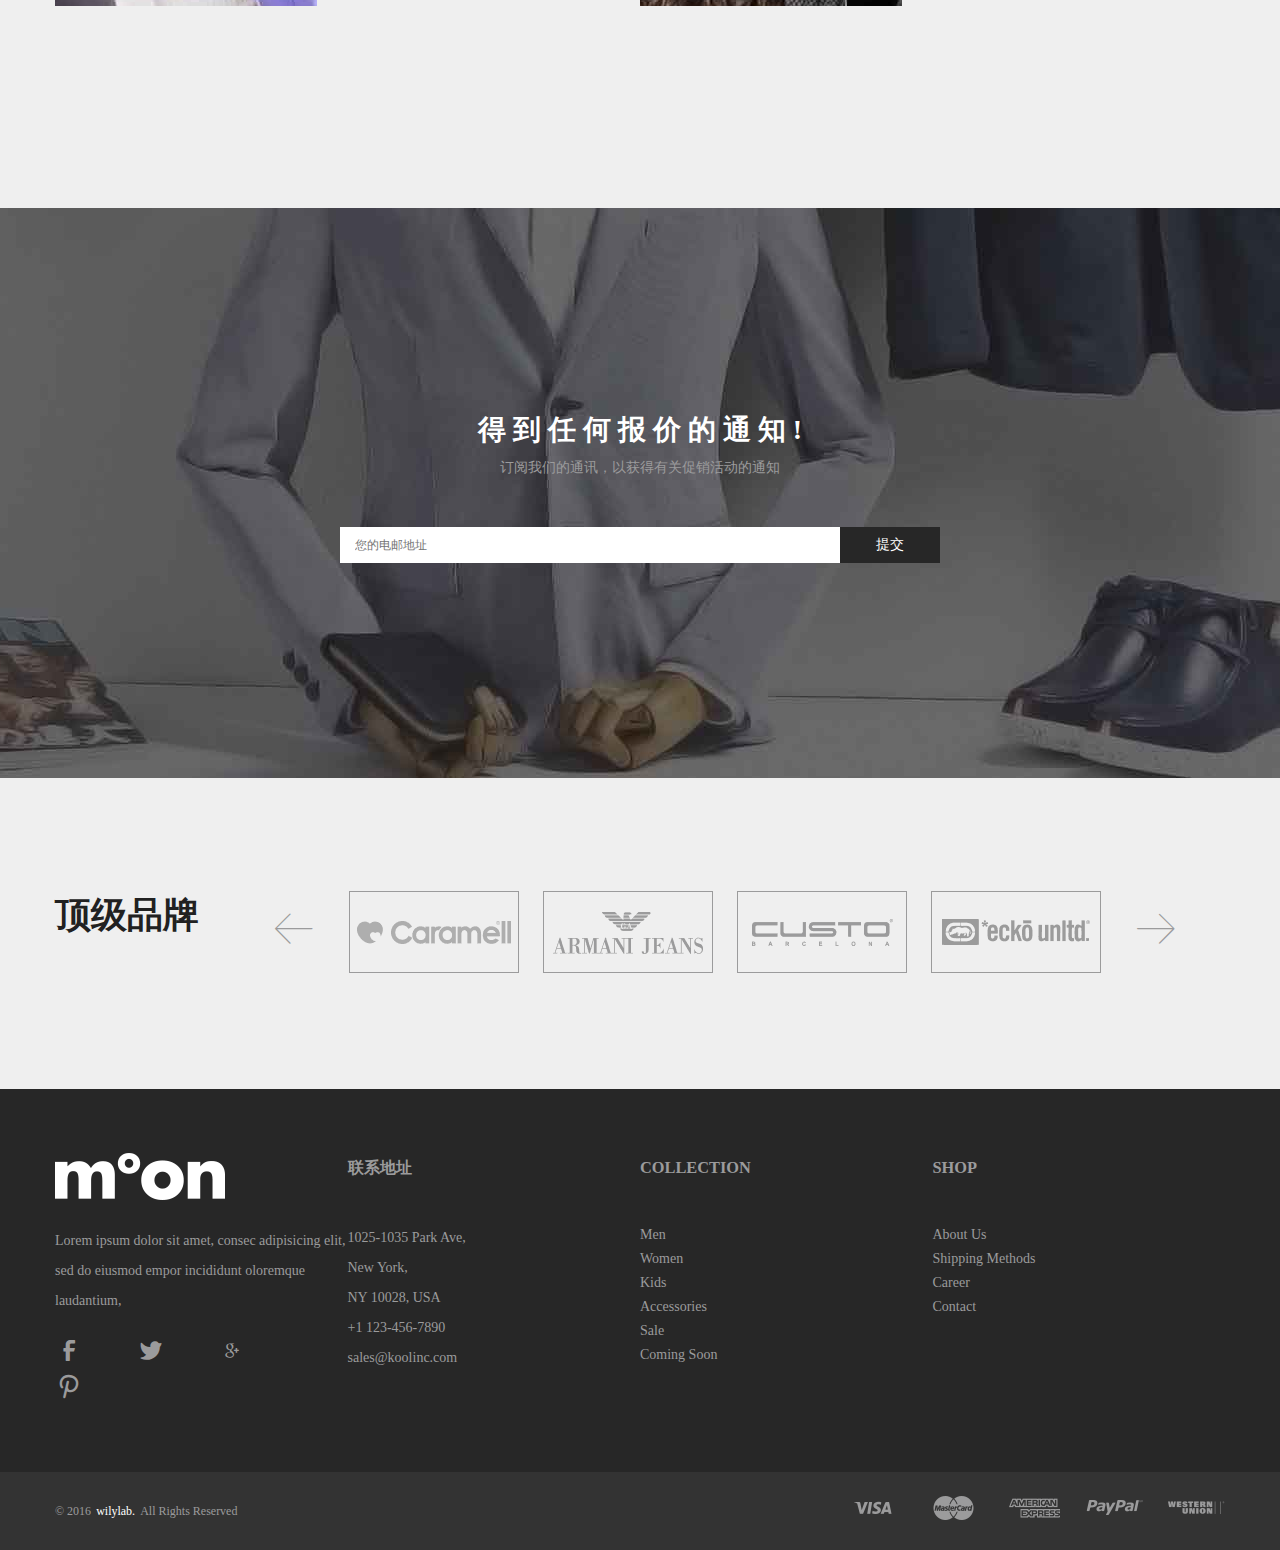
<file: index-2.html>
<!DOCTYPE html>
<html lang="en">
	<head>
		<meta charset="UTF-8" />
		<meta name="viewport" content="width=device-width, initial-scale=1.0" />
		<title>index</title>
		<link rel="stylesheet" href="./css/common.css" />
		<link rel="stylesheet" href="./css/header.css" />
		<link rel="stylesheet" href="./css/footer.css" />
		<link rel="stylesheet" href="./fonts/iconfont.css" />
		<link rel="stylesheet" href="./css/index-2.css">
	</head>
	<body>
		<!-- 头部 -->
		<div class="header container-fluid">
			<div class="container clearfix">
				<div class="login fl">
					<a href="javascript:;">注&nbsp;册</a>
					<span>&nbsp;|&nbsp;</span>
					<a href="javascript:;">登&nbsp;录</a>
				</div>
				<div class="language fr clearfix">
					<div class="fl">
						<a href="javascript:;">语&nbsp;言</a>
					</div>
					<div class="usd fr">
						<a href="javascript:;"
							>USD<i class="iconfont icon-Down"></i
						></a>
						<ul>
							<li><a href="">USD</a></li>
							<li><a href="">URO</a></li>
							<li><a href="">GBP</a></li>
						</ul>
					</div>
				</div>
			</div>
		</div>
		<!-- 导航 -->
		<div class="nav">
			<div class="container clearfix">
				<div class="logo fl"><img src="./img/logo.png" alt="" /></div>
				<ul class="menu fl clearfix">
					<li>
						<a href="">首页</a>
						<div class="bdbottom active"></div>
					</li>
					<li>
						<a href="">商品</a>
						<div class="bdbottom"></div>
					</li>
					<li>
						<a href="">我的</a>
						<div class="bdbottom"></div>
					</li>
					<li>
						<a href="">博客</a>
						<div class="bdbottom"></div>
					</li>
					<li>
						<a href="">联系</a>
						<div class="bdbottom"></div>
					</li>
				</ul>
				<div class="search_cart fr clearfix">
					<div class="cart fr">
						<i class="iconfont icon-cart"></i
						><span class="cart_num">2</span>
						<div class="cart-content"></div>
					</div>
					<div class="search fl">
						<div class="search-input">
							<input
								type="text"
								class="iptactive"
								placeholder="搜索......"
							/>
						</div>
						<i class="iconfont icon-Search"></i>
					</div>
				</div>
			</div>
        </div>

		<!-- banner -->
        <div class="banner">
            <ul class="banner-list">
				<li style="background: url('./img/home-2-slider/bg-1.jpg');">
					<h1 class="text">冬季</br>收藏</h1>
					<a href="javascript:;" class="shop">购物</a>
					
					<div class="model-r">
						<img src="img/home-2-slider/layer1.png" width="100%" height="100%" alt="">
					</div>	
					<div class="model-l">
						<img src="img/home-2-slider/layer2.png" width="100%" height="100%" alt="">
					</div>	
				</li>
            </ul>
		</div>
		
		<!-- slider -->
		<div class="slider">
			<div class="container clearfix">
				<div class="pro-text fl">
					<span>畅销</span>
					<h1>圣诞节</br>畅销</h1>
					<h2>销量上升70%</h2>
					<a href="javascript:;">购物</a>
				</div>
				<div class="pro-slider fl">
					<button class="slider-prev"><i class="iconfont icon-left"></i></button>
					<button class="slider-next"><i class="iconfont icon-right1"></i></button>
					<div class="pro-list">
						<ul class="pro-track clearfix">
							<li>
								<div class="pro-img">
									<img src="img/promo-product/3.jpg" alt="" width="100%" height="100%">
									<div class="cover">
										<i class="iconfont icon-cart"></i>
										<i class="iconfont icon-heart"></i>
									</div>
								</div>
								<div class="pro-info clearfix">
									<div class="pro-name fl">
										<h1>皮质手套</h1>
										<p>配饰</p>
									</div>
									<div class="pro-price fr">
										<h1>$ 125</h1>
										<p class="origin">$ 186</p>
									</div>
								</div>
							</li>
							<li>
								<div class="pro-img">
									<img src="img/promo-product/1.jpg" alt="" width="100%" height="100%">
									<div class="cover">
										<i class="iconfont icon-cart"></i>
										<i class="iconfont icon-heart"></i>
									</div>
								</div>
								<div class="pro-info clearfix">
									<div class="pro-name fl">
										<h1>皮革手表</h1>
										<p>配饰</p>
									</div>
									<div class="pro-price fr">
										<h1>$ 149</h1>
										<p class="origin">$ 215</p>
									</div>
								</div>
							</li>
							<li>
								<div class="pro-img">
									<img src="img/promo-product/2.jpg" alt="" width="100%" height="100%">
									<div class="cover">
										<i class="iconfont icon-cart"></i>
										<i class="iconfont icon-heart"></i>
									</div>
								</div>
								<div class="pro-info clearfix">
									<div class="pro-name fl">
										<h1>眼镜</h1>
										<p>配饰</p>
									</div>
									<div class="pro-price fr">
										<h1>$ 79</h1>
										<p class="origin">$ 140</p>
									</div>
								</div>
							</li>
							<li>
								<div class="pro-img">
									<img src="img/promo-product/3.jpg" alt="" width="100%" height="100%">
									<div class="cover">
										<i class="iconfont icon-cart"></i>
										<i class="iconfont icon-heart"></i>
									</div>
								</div>
								<div class="pro-info clearfix">
									<div class="pro-name fl">
										<h1>皮质手套</h1>
										<p>配饰</p>
									</div>
									<div class="pro-price fr">
										<h1>$ 125</h1>
										<p class="origin">$ 186</p>
									</div>
								</div>
							</li>
							<li>
								<div class="pro-img">
									<img src="img/promo-product/1.jpg" alt="" width="100%" height="100%">
									<div class="cover">
										<i class="iconfont icon-cart"></i>
										<i class="iconfont icon-heart"></i>
									</div>
								</div>
								<div class="pro-info clearfix">
									<div class="pro-name fl">
										<h1>皮革手表</h1>
										<p>配饰</p>
									</div>
									<div class="pro-price fr">
										<h1>$ 149</h1>
										<p class="origin">$ 215</p>
									</div>
								</div>
							</li>
							<li>
								<div class="pro-img">
									<img src="img/promo-product/2.jpg" alt="" width="100%" height="100%">
									<div class="cover">
										<i class="iconfont icon-cart"></i>
										<i class="iconfont icon-heart"></i>
									</div>
								</div>
								<div class="pro-info clearfix">
									<div class="pro-name fl">
										<h1>眼镜</h1>
										<p>配饰</p>
									</div>
									<div class="pro-price fr">
										<h1>$ 79</h1>
										<p class="origin">$ 140</p>
									</div>
								</div>
							</li>
						</ul>
					</div>
				</div>
			</div>
		</div>

		<!-- product -->
		<div class="product">
			<ul class="product-tab clearfix">
				<li class="active"><a href="javascript:;">新品上市</a></li>
				<li><a href="javascript:;">畅销</a></li>
				<li><a href="javascript:;">热销</a></li>
			</ul>
			<div class="product-slider">
				<div class="slider-container">
					<ul class="product-list clearfix">
						<li class="product-item">
							<div class="product-img">
								<a href="javascirpt:;"
									><img src="./img/product/5.jpg" alt=""
								/></a>
								<div class="cover">
									<i class="iconfont icon-cart"></i>
									<i class="iconfont icon-heart"></i>
									<div class="size-color">
										<div class="size clearfix">
											<p>尺寸:</p>
											<ul class="clearfix">
												<li>S</li>
												<li>XS</li>
												<li>M</li>
												<li>L</li>
												<li>XL</li>
												<li>XXL</li>
											</ul>
										</div>
										<div class="color">
											<p>颜色:</p>
											<ul class="clearfix">
												<li>
													<i
														class="iconfont icon-circle"
														style="color: #82cbfe;"
													></i>
												</li>
												<li>
													<i
														class="iconfont icon-circle"
														style="color: #f77075;"
													></i>
												</li>
												<li>
													<i
														class="iconfont icon-circle"
														style="color: #9bd261;"
													></i>
												</li>
												<li>
													<i
														class="iconfont icon-circle"
														style="color: #250a6d;"
													></i>
												</li>
												<li>
													<i
														class="iconfont icon-circle"
														style="color: #e32b6d;"
													></i>
												</li>
											</ul>
										</div>
									</div>
								</div>
							</div>
							<div class="product-info">
								<div class="info-top clearfix">
									<h3>衫织针</h3>
									<p>$46</p>
								</div>
								<div class="info-bottom clearfix">
									<a href="javascript:;">女装</a>
									<div class="ratting">
										<i
											class="iconfont icon-xingxing ratactive"
										></i>
										<i
											class="iconfont icon-xingxing ratactive"
										></i>
										<i
											class="iconfont icon-xingxing ratactive"
										></i>
										<i class="iconfont icon-xingxing"></i>
										<i class="iconfont icon-xingxing"></i>
									</div>
								</div>
							</div>
						</li>
						<li class="product-item">
							<div class="product-img">
								<a href="javascirpt:;"
									><img src="./img/product/1.jpg" alt=""
								/></a>
								<div class="cover">
									<i class="iconfont icon-cart"></i>
									<i class="iconfont icon-heart"></i>
									<div class="size-color">
										<div class="size clearfix">
											<p>尺寸:</p>
											<ul class="clearfix">
												<li>S</li>
												<li>XS</li>
												<li>M</li>
												<li>L</li>
												<li>XL</li>
												<li>XXL</li>
											</ul>
										</div>
										<div class="color">
											<p>颜色:</p>
											<ul class="clearfix">
												<li>
													<i
														class="iconfont icon-circle"
														style="color: #82cbfe;"
													></i>
												</li>
												<li>
													<i
														class="iconfont icon-circle"
														style="color: #f77075;"
													></i>
												</li>
												<li>
													<i
														class="iconfont icon-circle"
														style="color: #9bd261;"
													></i>
												</li>
												<li>
													<i
														class="iconfont icon-circle"
														style="color: #250a6d;"
													></i>
												</li>
												<li>
													<i
														class="iconfont icon-circle"
														style="color: #e32b6d;"
													></i>
												</li>
											</ul>
										</div>
									</div>
								</div>
							</div>
							<div class="product-info">
								<div class="info-top clearfix">
									<h3>衫织针</h3>
									<p>$46</p>
								</div>
								<div class="info-bottom clearfix">
									<a href="javascript:;">女装</a>
									<div class="ratting">
										<i
											class="iconfont icon-xingxing ratactive"
										></i>
										<i
											class="iconfont icon-xingxing ratactive"
										></i>
										<i
											class="iconfont icon-xingxing ratactive"
										></i>
										<i class="iconfont icon-xingxing"></i>
										<i class="iconfont icon-xingxing"></i>
									</div>
								</div>
							</div>
						</li>
						<li class="product-item">
							<div class="product-img">
								<a href="javascirpt:;"
									><img src="./img/product/2.jpg" alt=""
								/></a>
								<div class="cover">
									<i class="iconfont icon-cart"></i>
									<i class="iconfont icon-heart"></i>
									<div class="size-color">
										<div class="size clearfix">
											<p>尺寸:</p>
											<ul class="clearfix">
												<li>S</li>
												<li>XS</li>
												<li>M</li>
												<li>L</li>
												<li>XL</li>
												<li>XXL</li>
											</ul>
										</div>
										<div class="color">
											<p>颜色:</p>
											<ul class="clearfix">
												<li>
													<i
														class="iconfont icon-circle"
														style="color: #82cbfe;"
													></i>
												</li>
												<li>
													<i
														class="iconfont icon-circle"
														style="color: #f77075;"
													></i>
												</li>
												<li>
													<i
														class="iconfont icon-circle"
														style="color: #9bd261;"
													></i>
												</li>
												<li>
													<i
														class="iconfont icon-circle"
														style="color: #250a6d;"
													></i>
												</li>
												<li>
													<i
														class="iconfont icon-circle"
														style="color: #e32b6d;"
													></i>
												</li>
											</ul>
										</div>
									</div>
								</div>
							</div>
							<div class="product-info">
								<div class="info-top clearfix">
									<h3>衫织针</h3>
									<p>$46</p>
								</div>
								<div class="info-bottom clearfix">
									<a href="javascript:;">女装</a>
									<div class="ratting">
										<i
											class="iconfont icon-xingxing ratactive"
										></i>
										<i
											class="iconfont icon-xingxing ratactive"
										></i>
										<i
											class="iconfont icon-xingxing ratactive"
										></i>
										<i class="iconfont icon-xingxing"></i>
										<i class="iconfont icon-xingxing"></i>
									</div>
								</div>
							</div>
						</li>
						<li class="product-item">
							<div class="product-img">
								<a href="javascirpt:;"
									><img src="./img/product/3.jpg" alt=""
								/></a>
								<div class="cover">
									<i class="iconfont icon-cart"></i>
									<i class="iconfont icon-heart"></i>
									<div class="size-color">
										<div class="size clearfix">
											<p>尺寸:</p>
											<ul class="clearfix">
												<li>S</li>
												<li>XS</li>
												<li>M</li>
												<li>L</li>
												<li>XL</li>
												<li>XXL</li>
											</ul>
										</div>
										<div class="color">
											<p>颜色:</p>
											<ul class="clearfix">
												<li>
													<i
														class="iconfont icon-circle"
														style="color: #82cbfe;"
													></i>
												</li>
												<li>
													<i
														class="iconfont icon-circle"
														style="color: #f77075;"
													></i>
												</li>
												<li>
													<i
														class="iconfont icon-circle"
														style="color: #9bd261;"
													></i>
												</li>
												<li>
													<i
														class="iconfont icon-circle"
														style="color: #250a6d;"
													></i>
												</li>
												<li>
													<i
														class="iconfont icon-circle"
														style="color: #e32b6d;"
													></i>
												</li>
											</ul>
										</div>
									</div>
								</div>
							</div>
							<div class="product-info">
								<div class="info-top clearfix">
									<h3>衫织针</h3>
									<p>$46</p>
								</div>
								<div class="info-bottom clearfix">
									<a href="javascript:;">女装</a>
									<div class="ratting">
										<i
											class="iconfont icon-xingxing ratactive"
										></i>
										<i
											class="iconfont icon-xingxing ratactive"
										></i>
										<i
											class="iconfont icon-xingxing ratactive"
										></i>
										<i class="iconfont icon-xingxing"></i>
										<i class="iconfont icon-xingxing"></i>
									</div>
								</div>
							</div>
						</li>
						<li class="product-item">
							<div class="product-img">
								<a href="javascirpt:;"
									><img src="./img/product/4.jpg" alt=""
								/></a>
								<div class="cover">
									<i class="iconfont icon-cart"></i>
									<i class="iconfont icon-heart"></i>
									<div class="size-color">
										<div class="size clearfix">
											<p>尺寸:</p>
											<ul class="clearfix">
												<li>S</li>
												<li>XS</li>
												<li>M</li>
												<li>L</li>
												<li>XL</li>
												<li>XXL</li>
											</ul>
										</div>
										<div class="color">
											<p>颜色:</p>
											<ul class="clearfix">
												<li>
													<i
														class="iconfont icon-circle"
														style="color: #82cbfe;"
													></i>
												</li>
												<li>
													<i
														class="iconfont icon-circle"
														style="color: #f77075;"
													></i>
												</li>
												<li>
													<i
														class="iconfont icon-circle"
														style="color: #9bd261;"
													></i>
												</li>
												<li>
													<i
														class="iconfont icon-circle"
														style="color: #250a6d;"
													></i>
												</li>
												<li>
													<i
														class="iconfont icon-circle"
														style="color: #e32b6d;"
													></i>
												</li>
											</ul>
										</div>
									</div>
								</div>
							</div>
							<div class="product-info">
								<div class="info-top clearfix">
									<h3>衫织针</h3>
									<p>$46</p>
								</div>
								<div class="info-bottom clearfix">
									<a href="javascript:;">女装</a>
									<div class="ratting">
										<i
											class="iconfont icon-xingxing ratactive"
										></i>
										<i
											class="iconfont icon-xingxing ratactive"
										></i>
										<i
											class="iconfont icon-xingxing ratactive"
										></i>
										<i class="iconfont icon-xingxing"></i>
										<i class="iconfont icon-xingxing"></i>
									</div>
								</div>
							</div>
						</li>
						<li class="product-item">
							<div class="product-img">
								<a href="javascirpt:;"
									><img src="./img/product/5.jpg" alt=""
								/></a>
								<div class="cover">
									<i class="iconfont icon-cart"></i>
									<i class="iconfont icon-heart"></i>
									<div class="size-color">
										<div class="size clearfix">
											<p>尺寸:</p>
											<ul class="clearfix">
												<li>S</li>
												<li>XS</li>
												<li>M</li>
												<li>L</li>
												<li>XL</li>
												<li>XXL</li>
											</ul>
										</div>
										<div class="color">
											<p>颜色:</p>
											<ul class="clearfix">
												<li>
													<i
														class="iconfont icon-circle"
														style="color: #82cbfe;"
													></i>
												</li>
												<li>
													<i
														class="iconfont icon-circle"
														style="color: #f77075;"
													></i>
												</li>
												<li>
													<i
														class="iconfont icon-circle"
														style="color: #9bd261;"
													></i>
												</li>
												<li>
													<i
														class="iconfont icon-circle"
														style="color: #250a6d;"
													></i>
												</li>
												<li>
													<i
														class="iconfont icon-circle"
														style="color: #e32b6d;"
													></i>
												</li>
											</ul>
										</div>
									</div>
								</div>
							</div>
							<div class="product-info">
								<div class="info-top clearfix">
									<h3>衫织针</h3>
									<p>$46</p>
								</div>
								<div class="info-bottom clearfix">
									<a href="javascript:;">女装</a>
									<div class="ratting">
										<i
											class="iconfont icon-xingxing ratactive"
										></i>
										<i
											class="iconfont icon-xingxing ratactive"
										></i>
										<i
											class="iconfont icon-xingxing ratactive"
										></i>
										<i class="iconfont icon-xingxing"></i>
										<i class="iconfont icon-xingxing"></i>
									</div>
								</div>
							</div>
						</li>
						<li class="product-item">
							<div class="product-img">
								<a href="javascirpt:;"
									><img src="./img/product/1.jpg" alt=""
								/></a>
								<div class="cover">
									<i class="iconfont icon-cart"></i>
									<i class="iconfont icon-heart"></i>
									<div class="size-color">
										<div class="size clearfix">
											<p>尺寸:</p>
											<ul class="clearfix">
												<li>S</li>
												<li>XS</li>
												<li>M</li>
												<li>L</li>
												<li>XL</li>
												<li>XXL</li>
											</ul>
										</div>
										<div class="color">
											<p>颜色:</p>
											<ul class="clearfix">
												<li>
													<i
														class="iconfont icon-circle"
														style="color: #82cbfe;"
													></i>
												</li>
												<li>
													<i
														class="iconfont icon-circle"
														style="color: #f77075;"
													></i>
												</li>
												<li>
													<i
														class="iconfont icon-circle"
														style="color: #9bd261;"
													></i>
												</li>
												<li>
													<i
														class="iconfont icon-circle"
														style="color: #250a6d;"
													></i>
												</li>
												<li>
													<i
														class="iconfont icon-circle"
														style="color: #e32b6d;"
													></i>
												</li>
											</ul>
										</div>
									</div>
								</div>
							</div>
							<div class="product-info">
								<div class="info-top clearfix">
									<h3>衫织针</h3>
									<p>$46</p>
								</div>
								<div class="info-bottom clearfix">
									<a href="javascript:;">女装</a>
									<div class="ratting">
										<i
											class="iconfont icon-xingxing ratactive"
										></i>
										<i
											class="iconfont icon-xingxing ratactive"
										></i>
										<i
											class="iconfont icon-xingxing ratactive"
										></i>
										<i class="iconfont icon-xingxing"></i>
										<i class="iconfont icon-xingxing"></i>
									</div>
								</div>
							</div>
						</li>
						<li class="product-item">
							<div class="product-img">
								<a href="javascirpt:;"
									><img src="./img/product/2.jpg" alt=""
								/></a>
								<div class="cover">
									<i class="iconfont icon-cart"></i>
									<i class="iconfont icon-heart"></i>
									<div class="size-color">
										<div class="size clearfix">
											<p>尺寸:</p>
											<ul class="clearfix">
												<li>S</li>
												<li>XS</li>
												<li>M</li>
												<li>L</li>
												<li>XL</li>
												<li>XXL</li>
											</ul>
										</div>
										<div class="color">
											<p>颜色:</p>
											<ul class="clearfix">
												<li>
													<i
														class="iconfont icon-circle"
														style="color: #82cbfe;"
													></i>
												</li>
												<li>
													<i
														class="iconfont icon-circle"
														style="color: #f77075;"
													></i>
												</li>
												<li>
													<i
														class="iconfont icon-circle"
														style="color: #9bd261;"
													></i>
												</li>
												<li>
													<i
														class="iconfont icon-circle"
														style="color: #250a6d;"
													></i>
												</li>
												<li>
													<i
														class="iconfont icon-circle"
														style="color: #e32b6d;"
													></i>
												</li>
											</ul>
										</div>
									</div>
								</div>
							</div>
							<div class="product-info">
								<div class="info-top clearfix">
									<h3>衫织针</h3>
									<p>$46</p>
								</div>
								<div class="info-bottom clearfix">
									<a href="javascript:;">女装</a>
									<div class="ratting">
										<i
											class="iconfont icon-xingxing ratactive"
										></i>
										<i
											class="iconfont icon-xingxing ratactive"
										></i>
										<i
											class="iconfont icon-xingxing ratactive"
										></i>
										<i class="iconfont icon-xingxing"></i>
										<i class="iconfont icon-xingxing"></i>
									</div>
								</div>
							</div>
						</li>
						<li class="product-item">
							<div class="product-img">
								<a href="javascirpt:;"
									><img src="./img/product/3.jpg" alt=""
								/></a>
								<div class="cover">
									<i class="iconfont icon-cart"></i>
									<i class="iconfont icon-heart"></i>
									<div class="size-color">
										<div class="size clearfix">
											<p>尺寸:</p>
											<ul class="clearfix">
												<li>S</li>
												<li>XS</li>
												<li>M</li>
												<li>L</li>
												<li>XL</li>
												<li>XXL</li>
											</ul>
										</div>
										<div class="color">
											<p>颜色:</p>
											<ul class="clearfix">
												<li>
													<i
														class="iconfont icon-circle"
														style="color: #82cbfe;"
													></i>
												</li>
												<li>
													<i
														class="iconfont icon-circle"
														style="color: #f77075;"
													></i>
												</li>
												<li>
													<i
														class="iconfont icon-circle"
														style="color: #9bd261;"
													></i>
												</li>
												<li>
													<i
														class="iconfont icon-circle"
														style="color: #250a6d;"
													></i>
												</li>
												<li>
													<i
														class="iconfont icon-circle"
														style="color: #e32b6d;"
													></i>
												</li>
											</ul>
										</div>
									</div>
								</div>
							</div>
							<div class="product-info">
								<div class="info-top clearfix">
									<h3>衫织针</h3>
									<p>$46</p>
								</div>
								<div class="info-bottom clearfix">
									<a href="javascript:;">女装</a>
									<div class="ratting">
										<i
											class="iconfont icon-xingxing ratactive"
										></i>
										<i
											class="iconfont icon-xingxing ratactive"
										></i>
										<i
											class="iconfont icon-xingxing ratactive"
										></i>
										<i class="iconfont icon-xingxing"></i>
										<i class="iconfont icon-xingxing"></i>
									</div>
								</div>
							</div>
						</li>
						<li class="product-item">
							<div class="product-img">
								<a href="javascirpt:;"
									><img src="./img/product/4.jpg" alt=""
								/></a>
								<div class="cover">
									<i class="iconfont icon-cart"></i>
									<i class="iconfont icon-heart"></i>
									<div class="size-color">
										<div class="size clearfix">
											<p>尺寸:</p>
											<ul class="clearfix">
												<li>S</li>
												<li>XS</li>
												<li>M</li>
												<li>L</li>
												<li>XL</li>
												<li>XXL</li>
											</ul>
										</div>
										<div class="color">
											<p>颜色:</p>
											<ul class="clearfix">
												<li>
													<i
														class="iconfont icon-circle"
														style="color: #82cbfe;"
													></i>
												</li>
												<li>
													<i
														class="iconfont icon-circle"
														style="color: #f77075;"
													></i>
												</li>
												<li>
													<i
														class="iconfont icon-circle"
														style="color: #9bd261;"
													></i>
												</li>
												<li>
													<i
														class="iconfont icon-circle"
														style="color: #250a6d;"
													></i>
												</li>
												<li>
													<i
														class="iconfont icon-circle"
														style="color: #e32b6d;"
													></i>
												</li>
											</ul>
										</div>
									</div>
								</div>
							</div>
							<div class="product-info">
								<div class="info-top clearfix">
									<h3>衫织针</h3>
									<p>$46</p>
								</div>
								<div class="info-bottom clearfix">
									<a href="javascript:;">女装</a>
									<div class="ratting">
										<i
											class="iconfont icon-xingxing ratactive"
										></i>
										<i
											class="iconfont icon-xingxing ratactive"
										></i>
										<i
											class="iconfont icon-xingxing ratactive"
										></i>
										<i class="iconfont icon-xingxing"></i>
										<i class="iconfont icon-xingxing"></i>
									</div>
								</div>
							</div>
						</li>
						<li class="product-item">
							<div class="product-img">
								<a href="javascirpt:;"
									><img src="./img/product/5.jpg" alt=""
								/></a>
								<div class="cover">
									<i class="iconfont icon-cart"></i>
									<i class="iconfont icon-heart"></i>
									<div class="size-color">
										<div class="size clearfix">
											<p>尺寸:</p>
											<ul class="clearfix">
												<li>S</li>
												<li>XS</li>
												<li>M</li>
												<li>L</li>
												<li>XL</li>
												<li>XXL</li>
											</ul>
										</div>
										<div class="color">
											<p>颜色:</p>
											<ul class="clearfix">
												<li>
													<i
														class="iconfont icon-circle"
														style="color: #82cbfe;"
													></i>
												</li>
												<li>
													<i
														class="iconfont icon-circle"
														style="color: #f77075;"
													></i>
												</li>
												<li>
													<i
														class="iconfont icon-circle"
														style="color: #9bd261;"
													></i>
												</li>
												<li>
													<i
														class="iconfont icon-circle"
														style="color: #250a6d;"
													></i>
												</li>
												<li>
													<i
														class="iconfont icon-circle"
														style="color: #e32b6d;"
													></i>
												</li>
											</ul>
										</div>
									</div>
								</div>
							</div>
							<div class="product-info">
								<div class="info-top clearfix">
									<h3>衫织针</h3>
									<p>$46</p>
								</div>
								<div class="info-bottom clearfix">
									<a href="javascript:;">女装</a>
									<div class="ratting">
										<i
											class="iconfont icon-xingxing ratactive"
										></i>
										<i
											class="iconfont icon-xingxing ratactive"
										></i>
										<i
											class="iconfont icon-xingxing ratactive"
										></i>
										<i class="iconfont icon-xingxing"></i>
										<i class="iconfont icon-xingxing"></i>
									</div>
								</div>
							</div>
						</li>
						<li class="product-item">
							<div class="product-img">
								<a href="javascirpt:;"
									><img src="./img/product/1.jpg" alt=""
								/></a>
								<div class="cover">
									<i class="iconfont icon-cart"></i>
									<i class="iconfont icon-heart"></i>
									<div class="size-color">
										<div class="size clearfix">
											<p>尺寸:</p>
											<ul class="clearfix">
												<li>S</li>
												<li>XS</li>
												<li>M</li>
												<li>L</li>
												<li>XL</li>
												<li>XXL</li>
											</ul>
										</div>
										<div class="color">
											<p>颜色:</p>
											<ul class="clearfix">
												<li>
													<i
														class="iconfont icon-circle"
														style="color: #82cbfe;"
													></i>
												</li>
												<li>
													<i
														class="iconfont icon-circle"
														style="color: #f77075;"
													></i>
												</li>
												<li>
													<i
														class="iconfont icon-circle"
														style="color: #9bd261;"
													></i>
												</li>
												<li>
													<i
														class="iconfont icon-circle"
														style="color: #250a6d;"
													></i>
												</li>
												<li>
													<i
														class="iconfont icon-circle"
														style="color: #e32b6d;"
													></i>
												</li>
											</ul>
										</div>
									</div>
								</div>
							</div>
							<div class="product-info">
								<div class="info-top clearfix">
									<h3>衫织针</h3>
									<p>$46</p>
								</div>
								<div class="info-bottom clearfix">
									<a href="javascript:;">女装</a>
									<div class="ratting">
										<i
											class="iconfont icon-xingxing ratactive"
										></i>
										<i
											class="iconfont icon-xingxing ratactive"
										></i>
										<i
											class="iconfont icon-xingxing ratactive"
										></i>
										<i class="iconfont icon-xingxing"></i>
										<i class="iconfont icon-xingxing"></i>
									</div>
								</div>
							</div>
						</li>
					</ul>
				</div>
				<div class="slider-control clearfix">
					<button class="prev">
						<i class="iconfont icon-left"></i>
					</button>
					<button class="next">
						<i class="iconfont icon-right1"></i>
					</button>
				</div>
			</div>
		</div>

		<!-- offers-banner -->
		<div class="offers-banner">
			<div class="container">
				<div class="text-content">
					<p class="title">享 受 购 物 节</p>
					<h1>酷夏太阳眼镜</h1>
					<p class="intro">男士酷夏太阳眼镜炫彩开车墨镜方太阳眼镜黑框司机驾驶0733 高清偏光镜片</p>
					<h2>$29.99</h2>
					<a href="javascript:;">查看收藏</a>
				</div>
			</div>
		</div>

		<!-- top-product -->
		<div class="top-product">
			<div class="container">
				<h1>最受好评的产品</h1>
				<ul class="pro-list clearfix">
					<li class="product-item">
						<div class="product-img">
							<a href="javascirpt:;"
								><img src="./img/product/5.jpg" alt=""
							/></a>
							<div class="cover">
								<i class="iconfont icon-cart"></i>
								<i class="iconfont icon-heart"></i>
								<div class="size-color">
									<div class="size clearfix">
										<p>尺寸:</p>
										<ul class="clearfix">
											<li>S</li>
											<li>XS</li>
											<li>M</li>
											<li>L</li>
											<li>XL</li>
											<li>XXL</li>
										</ul>
									</div>
									<div class="color">
										<p>颜色:</p>
										<ul class="clearfix">
											<li>
												<i
													class="iconfont icon-circle"
													style="color: #82cbfe;"
												></i>
											</li>
											<li>
												<i
													class="iconfont icon-circle"
													style="color: #f77075;"
												></i>
											</li>
											<li>
												<i
													class="iconfont icon-circle"
													style="color: #9bd261;"
												></i>
											</li>
											<li>
												<i
													class="iconfont icon-circle"
													style="color: #250a6d;"
												></i>
											</li>
											<li>
												<i
													class="iconfont icon-circle"
													style="color: #e32b6d;"
												></i>
											</li>
										</ul>
									</div>
								</div>
							</div>
						</div>
						<div class="product-info">
							<div class="info-top clearfix">
								<h3>衫织针</h3>
								<p>$46</p>
							</div>
							<div class="info-bottom clearfix">
								<a href="javascript:;">女装</a>
								<div class="ratting">
									<i
										class="iconfont icon-xingxing ratactive"
									></i>
									<i
										class="iconfont icon-xingxing ratactive"
									></i>
									<i
										class="iconfont icon-xingxing ratactive"
									></i>
									<i class="iconfont icon-xingxing"></i>
									<i class="iconfont icon-xingxing"></i>
								</div>
							</div>
						</div>
					</li>
					<li class="product-item">
						<div class="product-img">
							<a href="javascirpt:;"
								><img src="./img/product/1.jpg" alt=""
							/></a>
							<div class="cover">
								<i class="iconfont icon-cart"></i>
								<i class="iconfont icon-heart"></i>
								<div class="size-color">
									<div class="size clearfix">
										<p>尺寸:</p>
										<ul class="clearfix">
											<li>S</li>
											<li>XS</li>
											<li>M</li>
											<li>L</li>
											<li>XL</li>
											<li>XXL</li>
										</ul>
									</div>
									<div class="color">
										<p>颜色:</p>
										<ul class="clearfix">
											<li>
												<i
													class="iconfont icon-circle"
													style="color: #82cbfe;"
												></i>
											</li>
											<li>
												<i
													class="iconfont icon-circle"
													style="color: #f77075;"
												></i>
											</li>
											<li>
												<i
													class="iconfont icon-circle"
													style="color: #9bd261;"
												></i>
											</li>
											<li>
												<i
													class="iconfont icon-circle"
													style="color: #250a6d;"
												></i>
											</li>
											<li>
												<i
													class="iconfont icon-circle"
													style="color: #e32b6d;"
												></i>
											</li>
										</ul>
									</div>
								</div>
							</div>
						</div>
						<div class="product-info">
							<div class="info-top clearfix">
								<h3>衫织针</h3>
								<p>$46</p>
							</div>
							<div class="info-bottom clearfix">
								<a href="javascript:;">女装</a>
								<div class="ratting">
									<i
										class="iconfont icon-xingxing ratactive"
									></i>
									<i
										class="iconfont icon-xingxing ratactive"
									></i>
									<i
										class="iconfont icon-xingxing ratactive"
									></i>
									<i class="iconfont icon-xingxing"></i>
									<i class="iconfont icon-xingxing"></i>
								</div>
							</div>
						</div>
					</li>
					<li class="product-item">
						<div class="product-img">
							<a href="javascirpt:;"
								><img src="./img/product/2.jpg" alt=""
							/></a>
							<div class="cover">
								<i class="iconfont icon-cart"></i>
								<i class="iconfont icon-heart"></i>
								<div class="size-color">
									<div class="size clearfix">
										<p>尺寸:</p>
										<ul class="clearfix">
											<li>S</li>
											<li>XS</li>
											<li>M</li>
											<li>L</li>
											<li>XL</li>
											<li>XXL</li>
										</ul>
									</div>
									<div class="color">
										<p>颜色:</p>
										<ul class="clearfix">
											<li>
												<i
													class="iconfont icon-circle"
													style="color: #82cbfe;"
												></i>
											</li>
											<li>
												<i
													class="iconfont icon-circle"
													style="color: #f77075;"
												></i>
											</li>
											<li>
												<i
													class="iconfont icon-circle"
													style="color: #9bd261;"
												></i>
											</li>
											<li>
												<i
													class="iconfont icon-circle"
													style="color: #250a6d;"
												></i>
											</li>
											<li>
												<i
													class="iconfont icon-circle"
													style="color: #e32b6d;"
												></i>
											</li>
										</ul>
									</div>
								</div>
							</div>
						</div>
						<div class="product-info">
							<div class="info-top clearfix">
								<h3>衫织针</h3>
								<p>$46</p>
							</div>
							<div class="info-bottom clearfix">
								<a href="javascript:;">女装</a>
								<div class="ratting">
									<i
										class="iconfont icon-xingxing ratactive"
									></i>
									<i
										class="iconfont icon-xingxing ratactive"
									></i>
									<i
										class="iconfont icon-xingxing ratactive"
									></i>
									<i class="iconfont icon-xingxing"></i>
									<i class="iconfont icon-xingxing"></i>
								</div>
							</div>
						</div>
					</li>
					<li class="product-item">
						<div class="product-img">
							<a href="javascirpt:;"
								><img src="./img/product/3.jpg" alt=""
							/></a>
							<div class="cover">
								<i class="iconfont icon-cart"></i>
								<i class="iconfont icon-heart"></i>
								<div class="size-color">
									<div class="size clearfix">
										<p>尺寸:</p>
										<ul class="clearfix">
											<li>S</li>
											<li>XS</li>
											<li>M</li>
											<li>L</li>
											<li>XL</li>
											<li>XXL</li>
										</ul>
									</div>
									<div class="color">
										<p>颜色:</p>
										<ul class="clearfix">
											<li>
												<i
													class="iconfont icon-circle"
													style="color: #82cbfe;"
												></i>
											</li>
											<li>
												<i
													class="iconfont icon-circle"
													style="color: #f77075;"
												></i>
											</li>
											<li>
												<i
													class="iconfont icon-circle"
													style="color: #9bd261;"
												></i>
											</li>
											<li>
												<i
													class="iconfont icon-circle"
													style="color: #250a6d;"
												></i>
											</li>
											<li>
												<i
													class="iconfont icon-circle"
													style="color: #e32b6d;"
												></i>
											</li>
										</ul>
									</div>
								</div>
							</div>
						</div>
						<div class="product-info">
							<div class="info-top clearfix">
								<h3>衫织针</h3>
								<p>$46</p>
							</div>
							<div class="info-bottom clearfix">
								<a href="javascript:;">女装</a>
								<div class="ratting">
									<i
										class="iconfont icon-xingxing ratactive"
									></i>
									<i
										class="iconfont icon-xingxing ratactive"
									></i>
									<i
										class="iconfont icon-xingxing ratactive"
									></i>
									<i class="iconfont icon-xingxing"></i>
									<i class="iconfont icon-xingxing"></i>
								</div>
							</div>
						</div>
					</li>
					<li class="product-item">
						<div class="product-img">
							<a href="javascirpt:;"
								><img src="./img/product/4.jpg" alt=""
							/></a>
							<div class="cover">
								<i class="iconfont icon-cart"></i>
								<i class="iconfont icon-heart"></i>
								<div class="size-color">
									<div class="size clearfix">
										<p>尺寸:</p>
										<ul class="clearfix">
											<li>S</li>
											<li>XS</li>
											<li>M</li>
											<li>L</li>
											<li>XL</li>
											<li>XXL</li>
										</ul>
									</div>
									<div class="color">
										<p>颜色:</p>
										<ul class="clearfix">
											<li>
												<i
													class="iconfont icon-circle"
													style="color: #82cbfe;"
												></i>
											</li>
											<li>
												<i
													class="iconfont icon-circle"
													style="color: #f77075;"
												></i>
											</li>
											<li>
												<i
													class="iconfont icon-circle"
													style="color: #9bd261;"
												></i>
											</li>
											<li>
												<i
													class="iconfont icon-circle"
													style="color: #250a6d;"
												></i>
											</li>
											<li>
												<i
													class="iconfont icon-circle"
													style="color: #e32b6d;"
												></i>
											</li>
										</ul>
									</div>
								</div>
							</div>
						</div>
						<div class="product-info">
							<div class="info-top clearfix">
								<h3>衫织针</h3>
								<p>$46</p>
							</div>
							<div class="info-bottom clearfix">
								<a href="javascript:;">女装</a>
								<div class="ratting">
									<i
										class="iconfont icon-xingxing ratactive"
									></i>
									<i
										class="iconfont icon-xingxing ratactive"
									></i>
									<i
										class="iconfont icon-xingxing ratactive"
									></i>
									<i class="iconfont icon-xingxing"></i>
									<i class="iconfont icon-xingxing"></i>
								</div>
							</div>
						</div>
					</li>
					<li class="product-item">
						<div class="product-img">
							<a href="javascirpt:;"
								><img src="./img/product/6.jpg" alt=""
							/></a>
							<div class="cover">
								<i class="iconfont icon-cart"></i>
								<i class="iconfont icon-heart"></i>
								<div class="size-color">
									<div class="size clearfix">
										<p>尺寸:</p>
										<ul class="clearfix">
											<li>S</li>
											<li>XS</li>
											<li>M</li>
											<li>L</li>
											<li>XL</li>
											<li>XXL</li>
										</ul>
									</div>
									<div class="color">
										<p>颜色:</p>
										<ul class="clearfix">
											<li>
												<i
													class="iconfont icon-circle"
													style="color: #82cbfe;"
												></i>
											</li>
											<li>
												<i
													class="iconfont icon-circle"
													style="color: #f77075;"
												></i>
											</li>
											<li>
												<i
													class="iconfont icon-circle"
													style="color: #9bd261;"
												></i>
											</li>
											<li>
												<i
													class="iconfont icon-circle"
													style="color: #250a6d;"
												></i>
											</li>
											<li>
												<i
													class="iconfont icon-circle"
													style="color: #e32b6d;"
												></i>
											</li>
										</ul>
									</div>
								</div>
							</div>
						</div>
						<div class="product-info">
							<div class="info-top clearfix">
								<h3>衫织针</h3>
								<p>$46</p>
							</div>
							<div class="info-bottom clearfix">
								<a href="javascript:;">女装</a>
								<div class="ratting">
									<i
										class="iconfont icon-xingxing ratactive"
									></i>
									<i
										class="iconfont icon-xingxing ratactive"
									></i>
									<i
										class="iconfont icon-xingxing ratactive"
									></i>
									<i class="iconfont icon-xingxing"></i>
									<i class="iconfont icon-xingxing"></i>
								</div>
							</div>
						</div>
					</li>
					<li class="product-item">
						<div class="product-img">
							<a href="javascirpt:;"
								><img src="./img/product/7.jpg" alt=""
							/></a>
							<div class="cover">
								<i class="iconfont icon-cart"></i>
								<i class="iconfont icon-heart"></i>
								<div class="size-color">
									<div class="size clearfix">
										<p>尺寸:</p>
										<ul class="clearfix">
											<li>S</li>
											<li>XS</li>
											<li>M</li>
											<li>L</li>
											<li>XL</li>
											<li>XXL</li>
										</ul>
									</div>
									<div class="color">
										<p>颜色:</p>
										<ul class="clearfix">
											<li>
												<i
													class="iconfont icon-circle"
													style="color: #82cbfe;"
												></i>
											</li>
											<li>
												<i
													class="iconfont icon-circle"
													style="color: #f77075;"
												></i>
											</li>
											<li>
												<i
													class="iconfont icon-circle"
													style="color: #9bd261;"
												></i>
											</li>
											<li>
												<i
													class="iconfont icon-circle"
													style="color: #250a6d;"
												></i>
											</li>
											<li>
												<i
													class="iconfont icon-circle"
													style="color: #e32b6d;"
												></i>
											</li>
										</ul>
									</div>
								</div>
							</div>
						</div>
						<div class="product-info">
							<div class="info-top clearfix">
								<h3>衫织针</h3>
								<p>$46</p>
							</div>
							<div class="info-bottom clearfix">
								<a href="javascript:;">女装</a>
								<div class="ratting">
									<i
										class="iconfont icon-xingxing ratactive"
									></i>
									<i
										class="iconfont icon-xingxing ratactive"
									></i>
									<i
										class="iconfont icon-xingxing ratactive"
									></i>
									<i class="iconfont icon-xingxing"></i>
									<i class="iconfont icon-xingxing"></i>
								</div>
							</div>
						</div>
					</li>
					<li class="product-item">
						<div class="product-img">
							<a href="javascirpt:;"
								><img src="./img/product/8.jpg" alt=""
							/></a>
							<div class="cover">
								<i class="iconfont icon-cart"></i>
								<i class="iconfont icon-heart"></i>
								<div class="size-color">
									<div class="size clearfix">
										<p>尺寸:</p>
										<ul class="clearfix">
											<li>S</li>
											<li>XS</li>
											<li>M</li>
											<li>L</li>
											<li>XL</li>
											<li>XXL</li>
										</ul>
									</div>
									<div class="color">
										<p>颜色:</p>
										<ul class="clearfix">
											<li>
												<i
													class="iconfont icon-circle"
													style="color: #82cbfe;"
												></i>
											</li>
											<li>
												<i
													class="iconfont icon-circle"
													style="color: #f77075;"
												></i>
											</li>
											<li>
												<i
													class="iconfont icon-circle"
													style="color: #9bd261;"
												></i>
											</li>
											<li>
												<i
													class="iconfont icon-circle"
													style="color: #250a6d;"
												></i>
											</li>
											<li>
												<i
													class="iconfont icon-circle"
													style="color: #e32b6d;"
												></i>
											</li>
										</ul>
									</div>
								</div>
							</div>
						</div>
						<div class="product-info">
							<div class="info-top clearfix">
								<h3>衫织针</h3>
								<p>$46</p>
							</div>
							<div class="info-bottom clearfix">
								<a href="javascript:;">女装</a>
								<div class="ratting">
									<i
										class="iconfont icon-xingxing ratactive"
									></i>
									<i
										class="iconfont icon-xingxing ratactive"
									></i>
									<i
										class="iconfont icon-xingxing ratactive"
									></i>
									<i class="iconfont icon-xingxing"></i>
									<i class="iconfont icon-xingxing"></i>
								</div>
							</div>
						</div>
					</li>
				</ul>

				<div class="more">
					<a href="javascript:;">...</a>
				</div>
			</div>
		</div>

		<!-- offers-area-2 -->
		<div class="offers-area-2">
			<div class="container clearfix">
				<div class="single-offer offer-1 fl">
					<h1>Lookbook</h1>
					<p>2018 女装收藏</p>
				</div>
				<div class="single-offer offer-2 fl">
					<p>精选</p>
					<h1>经 典</h1>
				</div>
				<div class="single-offer offer-3 fl">
					<img src="img/offers-2/4.png" alt="">
					<span>热门促销</span>
					<div class="text">
						<h1>轻薄</br>
							舒适</br>
							酷炫</h1>
						<p class="price">$ 199<span>$ 265</span></p>
						<a href="javascript">加入购物车</a>
					</div>
				</div>
			</div>
		</div>

		<!-- 博客 -->
		<div class="blog">
			<h1>博客</h1>
			<div class="container">
				<ul class="clearfix">
					<li class="blog-item fl clearfix">
						<div class="blog-img fl">
							<img src="./img/product/3.jpg" alt="">
						</div>
						<div class="blog-info fl">
							<p class="date">December 26, 2015</p>
							<h2>Milan Fashion Week 2015</h2>
							<p class="text">Lorem ipsum dolor sit amet, consec adipisicing elit, sed do eiusmod empor incididunt oloremque laudantium, Eos qui ratione voluptatem sequi. Neque porro quisquam est, et dolore. </p>
							<!-- <span>By</span> -->
							<!-- <a href="javascript:;"> Kevin Smith</a> -->
						</div>
					</li>
					<li class="blog-item fl clearfix">
						<div class="blog-img fl">
							<img src="./img/blog/2.jpg" alt="">
						</div>
						<div class="blog-info fl">
							<p class="date">December 26, 2018</p>
							<h2>2018米兰时装周</h2>
							<p class="text">2018年NO.21秋冬高级成衣米兰时装周发布秀,提供NO.212018年时装发布资讯,最全的秋冬高级成衣搭配 </p>
							<span>By</span>
							<a href="javascript:;"> Kevin Smith</a>
						</div>
					</li>
					<li class="blog-item fl clearfix">
						<div class="blog-img fl">
							<img src="./img/blog/1.jpg" alt="">
						</div>
						<div class="blog-info fl">
							<p class="date">December 26, 2015</p>
							<h2>专业定制</h2>
							<p class="text">全品类高级服装定制—始终致力于高级成衣定制行业,以精美做工和 体贴服务而为人称道,个性化的量体裁剪  </p>
							<span>By</span>
							<a href="javascript:;"> Kevin Smith</a>
						</div>
					</li>
					<li class="blog-item fl clearfix">
						<div class="blog-img fl">
							<img src="./img/product/3.jpg" alt="">
						</div>
						<div class="blog-info fl">
							<p class="date">December 26, 2015</p>
							<h2>Milan Fashion Week 2015</h2>
							<p class="text">Lorem ipsum dolor sit amet, consec adipisicing elit, sed do eiusmod empor incididunt oloremque laudantium, Eos qui ratione voluptatem sequi. Neque porro quisquam est, et dolore. </p>
							<!-- <span>By</span> -->
							<!-- <a href="javascript:;"> Kevin Smith</a> -->
						</div>
					</li>
					<li class="blog-item fl clearfix">
						<div class="blog-img fl">
							<img src="./img/blog/2.jpg" alt="">
						</div>
						<div class="blog-info fl">
							<p class="date">December 26, 2018</p>
							<h2>2018米兰时装周</h2>
							<p class="text">2018年NO.21秋冬高级成衣米兰时装周发布秀,提供NO.212018年时装发布资讯,最全的秋冬高级成衣搭配 </p>
							<span>By</span>
							<a href="javascript:;"> Kevin Smith</a>
						</div>
					</li>
					<li class="blog-item fl clearfix">
						<div class="blog-img fl">
							<img src="./img/blog/1.jpg" alt="">
						</div>
						<div class="blog-info fl">
							<p class="date">December 26, 2015</p>
							<h2>专业定制</h2>
							<p class="text">全品类高级服装定制—始终致力于高级成衣定制行业,以精美做工和 体贴服务而为人称道,个性化的量体裁剪  </p>
							<span>By</span>
							<a href="javascript:;"> Kevin Smith</a>
						</div>
					</li>
				</ul>
			</div>
			<div class="blog-control clearfix">
				<button class="prev">
					<i class="iconfont icon-left"></i>
				</button>
				<button class="next">
					<i class="iconfont icon-right1"></i>
				</button>
			</div>
		</div>

        <!-- subscribe -->
		<div class="subscribe">
			<div class="email"> 
				<h1>得 到 任 何 报 价 的 通 知 !</h1>
				<p>订阅我们的通讯，以获得有关促销活动的通知</p>
				<div class="input">
					<form action="#">
						<input type="text" placeholder="您的电邮地址"><a href="javascript:;">提交</a>
					</form>

				</div>
			</div>
		</div>
		<!-- brand -->
		<div class="brand">
			<div class="container clearfix">
				<div class="text fl">顶级品牌</div>
				<div class="brand-list fl">
					<ul class="clearfix">
						<li><img src="./img/brands/4.png" alt=""></li>
						<li><img src="./img/brands/1.png" alt=""></li>
						<li><img src="./img/brands/2.png" alt=""></li>
						<li><img src="./img/brands/3.png" alt=""></li>
						<li><img src="./img/brands/4.png" alt=""></li>
						<li><img src="./img/brands/1.png" alt=""></li>
						<li><img src="./img/brands/2.png" alt=""></li>
						<li><img src="./img/brands/3.png" alt=""></li>
					</ul>
				</div>
				<div class="brand-control">
					<button class="prev">
						<i class="iconfont icon-left"></i>
					</button>
					<button class="next">
						<i class="iconfont icon-right1"></i>
					</button>
				</div>
			</div>
		</div>
		<!-- footer -->
		<div class="footer">
			<div class="footer-top">
				<ul class="container clearfix">
					<li>
						<img src="./img/footer-logo.png" alt="">
						<p>Lorem ipsum dolor sit amet, consec adipisicing elit, sed do eiusmod empor incididunt oloremque laudantium,</p>
						<div class="logo">
							<i class="iconfont icon-facebook
							"></i>
							<i class="iconfont icon-twitter
							"></i>
							<i class="iconfont icon-weibiaoti503
							"></i>
							<i class="iconfont icon-pinterest
							"></i>
						</div>
					</li>
					<li>
						<h3>联系地址</h3>
						<p>1025-1035 Park Ave,</br>
							New York,</br>
							NY 10028, USA</br>
							+1 123-456-7890</br>
							sales@koolinc.com</p>
					</li>
					<li>
						<h3>COLLECTION</h3>
						<div class="collection">
							<a href="javascript:;">Men</a>
							<a href="javascript:;">Women</a>
							<a href="javascript:;">Kids</a>
							<a href="javascript:;">Accessories</a>
							<a href="javascript:;">Sale</a>
							<a href="javascript:;">Coming Soon</a>
						</div>
					</li>
					<li>
						<h3>SHOP</h3>
						<div class="shop">
							<a href="javascript:;">About Us</a>
							<a href="javascript:;">Shipping Methods</a>
							<a href="javascript:;">Career</a>
							<a href="javascript:;">Contact</a>
						</div>
					</li>
				</ul>
			</div>
			<div class="footer-bottom">
				<div class="container clearfix">
					<div class="rights fl">
						<span>© 2016</span><a href="javascript:;">wilylab.</a><span>All Rights Reserved</span>
					</div>
					<div class="payments fr">
						<img src="./img/payment.png" alt="">
					</div>
				</div>
			</div>
		</div>
		<script src="./js/jquery-3.5.1.min.js"></script>
		<script src="./js/common.js"></script>
		<script src="./js/index.js"></script>
		<script src="./js/index-2.js"></script>
	</body>
</html>
</file>
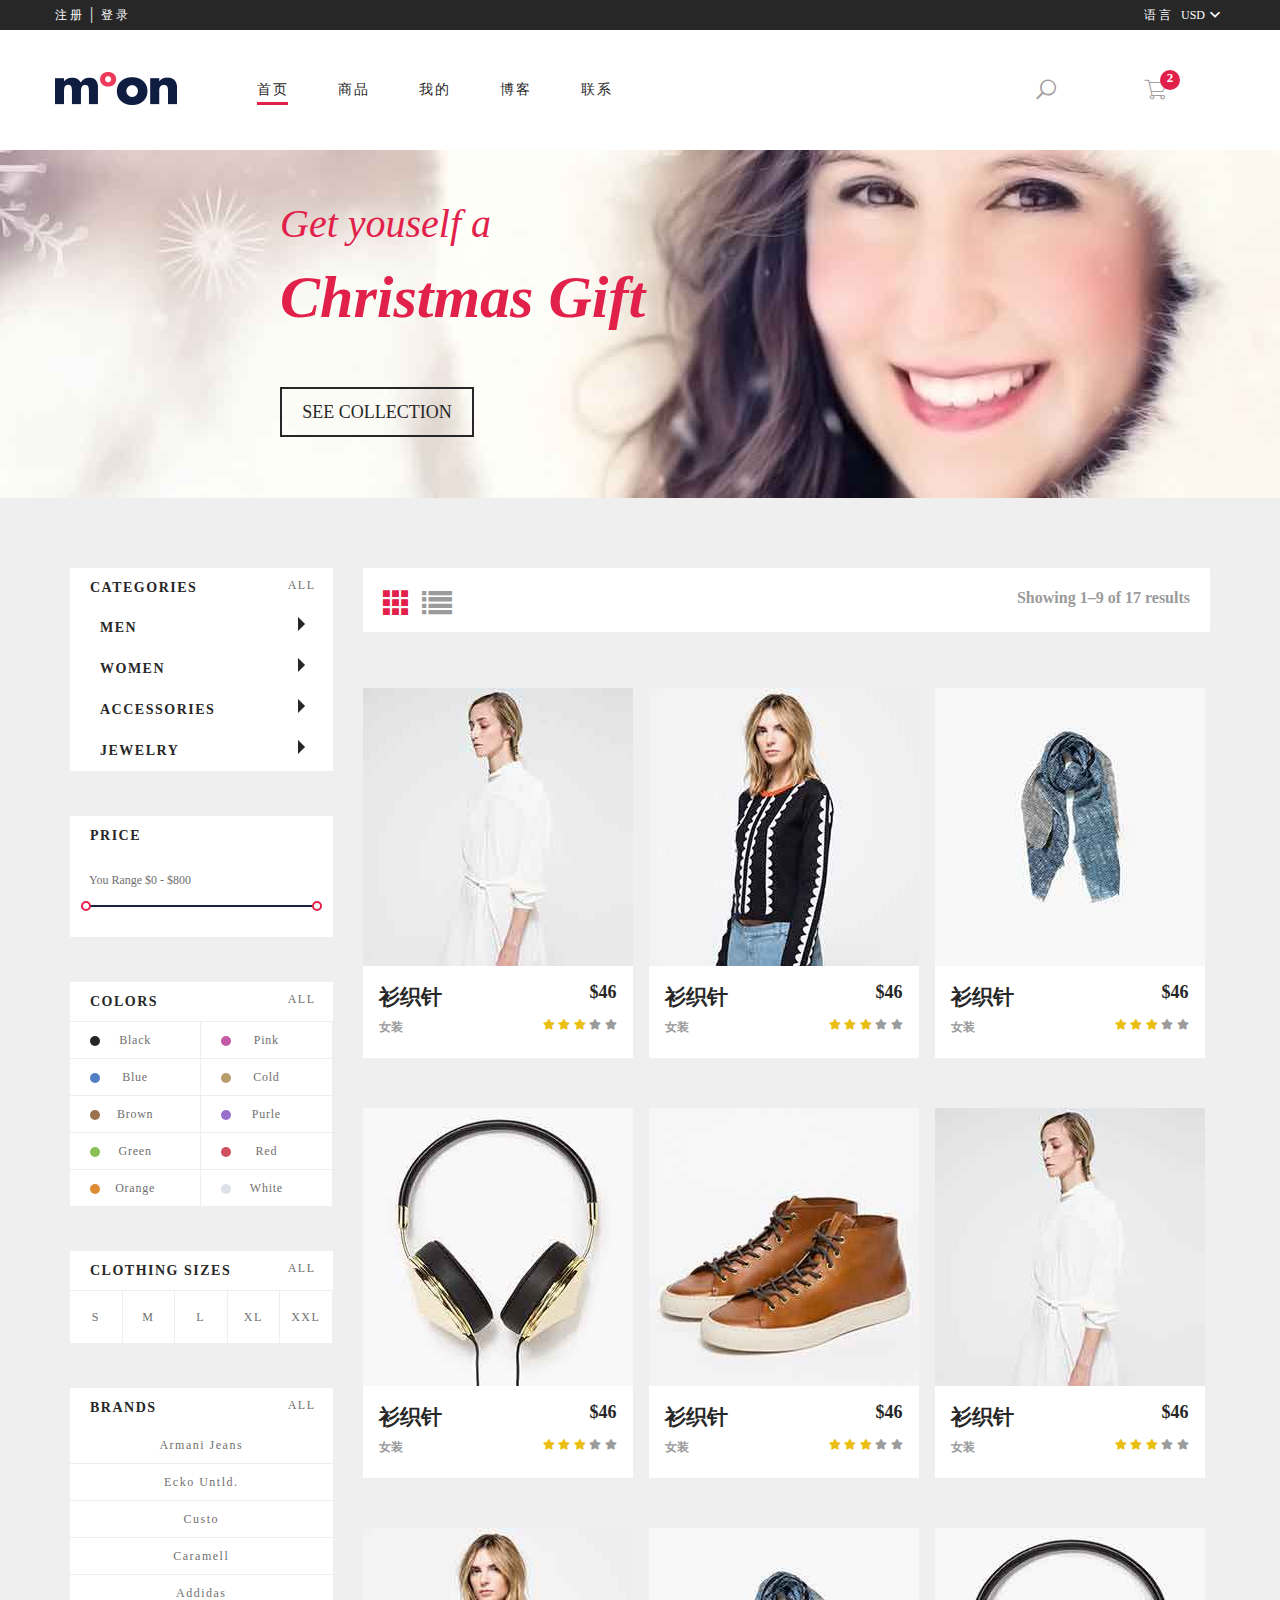
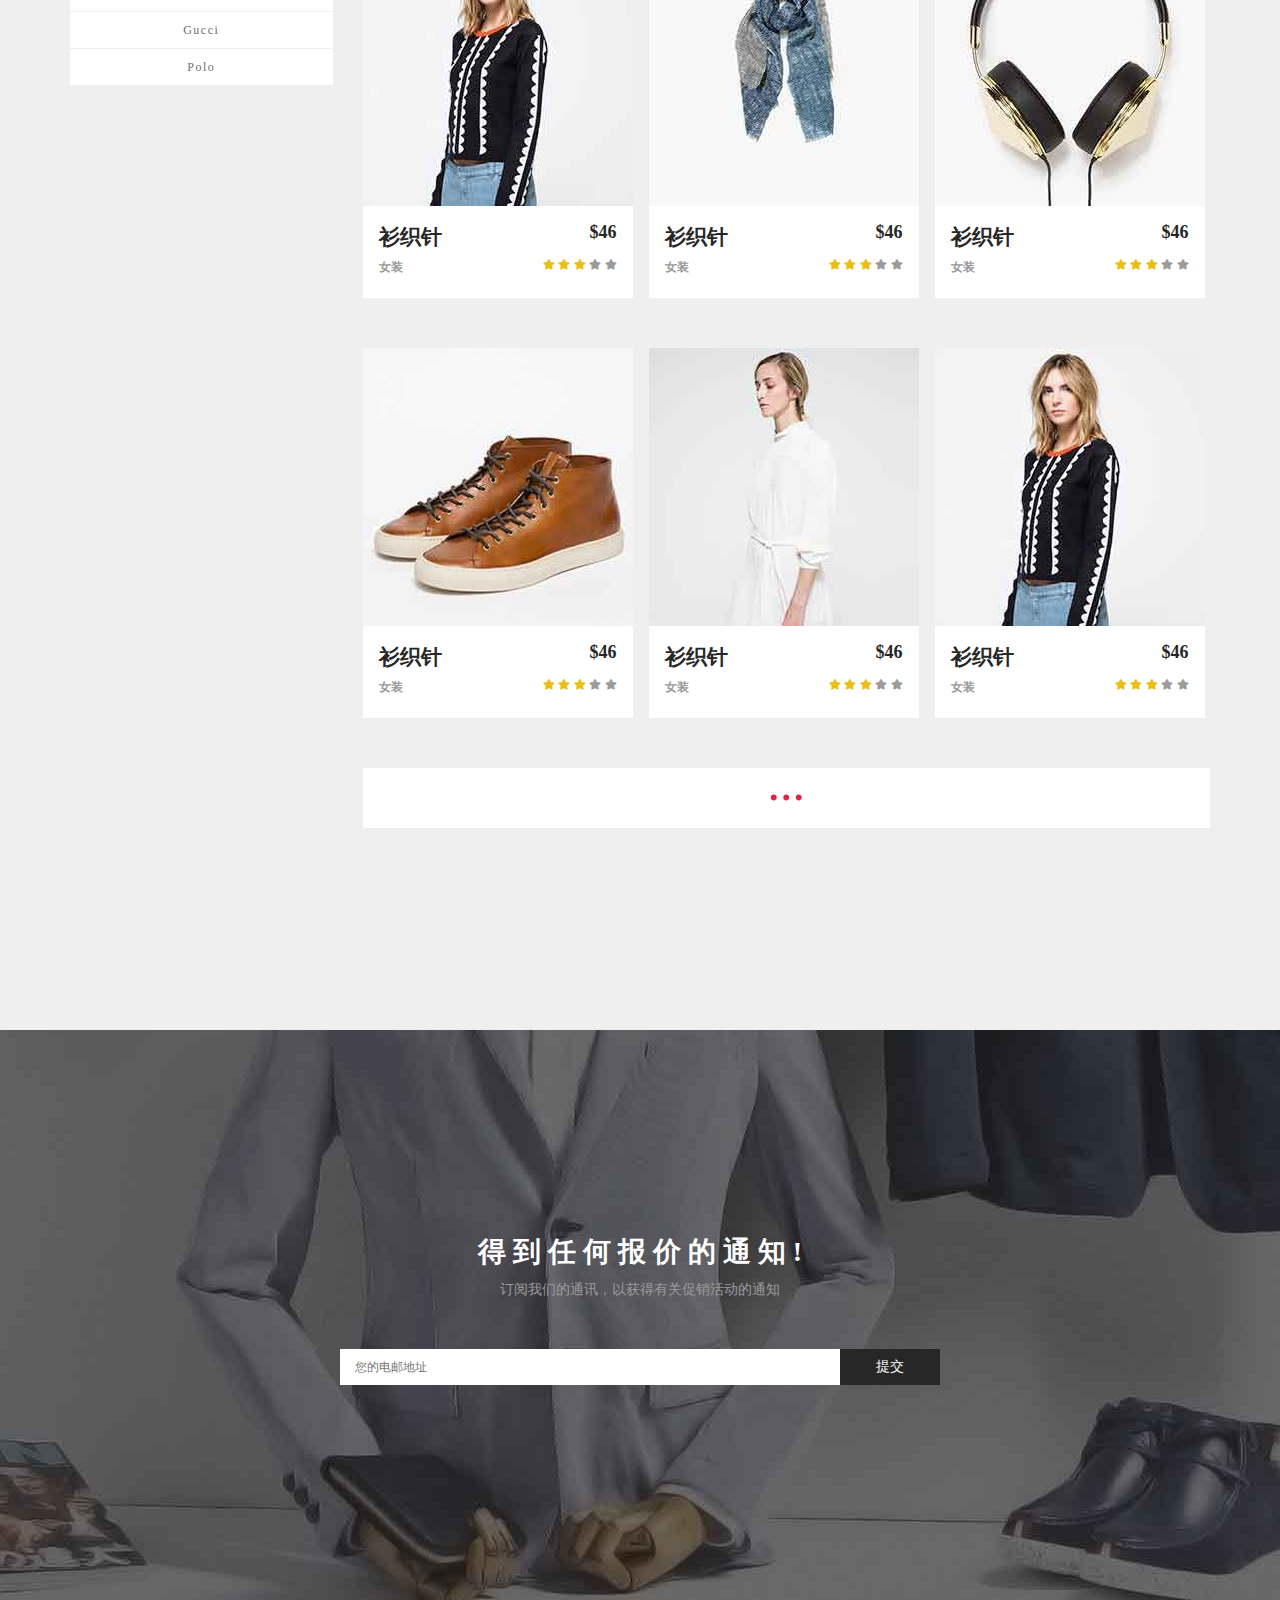
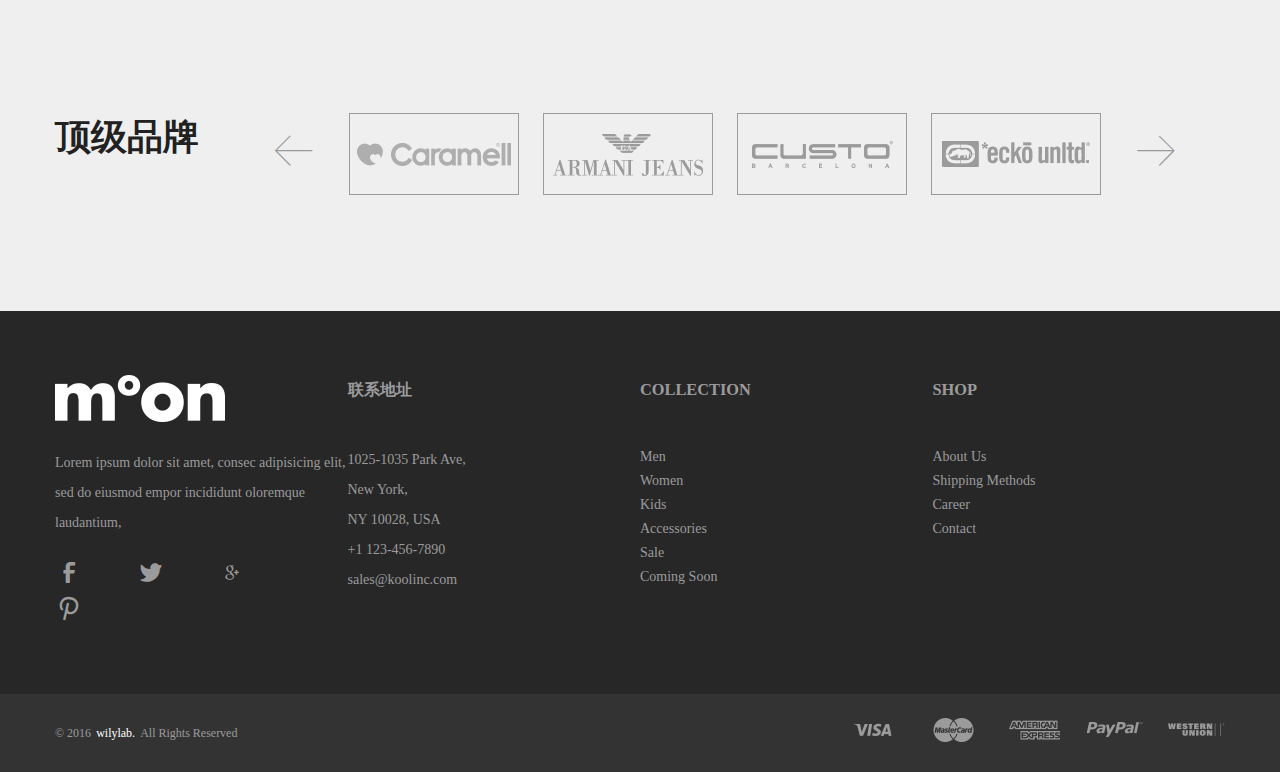
<file: shop.html>
<!DOCTYPE html>
<html lang="en">
	<head>
		<meta charset="UTF-8" />
		<meta name="viewport" content="width=device-width, initial-scale=1.0" />
		<title>Shop</title>
		<link rel="stylesheet" href="./css/common.css" />
		<link rel="stylesheet" href="./css/header.css" />
		<link rel="stylesheet" href="./css/footer.css" />
        <link rel="stylesheet" href="./fonts/iconfont.css" />
        <link rel="stylesheet" href="./css/shop.css">
	</head>
	<body>
		<!-- 头部 -->
		<div class="header container-fluid">
			<div class="container clearfix">
				<div class="login fl">
					<a href="javascript:;">注&nbsp;册</a>
					<span>&nbsp;|&nbsp;</span>
					<a href="javascript:;">登&nbsp;录</a>
				</div>
				<div class="language fr clearfix">
					<div class="fl">
						<a href="javascript:;">语&nbsp;言</a>
					</div>
					<div class="usd fr">
						<a href="javascript:;"
							>USD<i class="iconfont icon-Down"></i
						></a>
						<ul>
							<li><a href="">USD</a></li>
							<li><a href="">URO</a></li>
							<li><a href="">GBP</a></li>
						</ul>
					</div>
				</div>
			</div>
		</div>
		<!-- 导航 -->
		<div class="nav">
			<div class="container clearfix">
				<div class="logo fl"><img src="./img/logo.png" alt="" /></div>
				<ul class="menu fl clearfix">
					<li>
						<a href="">首页</a>
						<div class="bdbottom active"></div>
					</li>
					<li>
						<a href="">商品</a>
						<div class="bdbottom"></div>
					</li>
					<li>
						<a href="">我的</a>
						<div class="bdbottom"></div>
					</li>
					<li>
						<a href="">博客</a>
						<div class="bdbottom"></div>
					</li>
					<li>
						<a href="">联系</a>
						<div class="bdbottom"></div>
					</li>
				</ul>
				<div class="search_cart fr clearfix">
					<div class="cart fr">
						<i class="iconfont icon-cart"></i
						><span class="cart_num">2</span>
						<div class="cart-content"></div>
					</div>
					<div class="search fl">
						<div class="search-input">
							<input
								type="text"
								class="iptactive"
								placeholder="搜索......"
							/>
						</div>
						<i class="iconfont icon-Search"></i>
					</div>
				</div>
			</div>
        </div>

        <!-- banner-image -->
        <div class="banner-image container-fluid">
            <p>Get youself a</p>
            <h2>Christmas Gift</h2>
            <a href="javascript:;">SEE COLLECTION</a>
        </div>

        <!-- shop-page -->
        <div class="shop-page">
            <div class="container clearfix">
                <div class="aside-bar table-cell col-25">
                    <div class="single-bar">
                        <div class="title clearfix">
                            <h4>Categories</h4>
                            <a href="#">all</a>
                        </div>
                        <ul class="product-cat">
                            <li>
                                <div class="cat-name">
                                    <p class="name">MEN</p>
                                    <a href="javascript:;" class="arrow"><span></span></a>
                                </div>
                                <ul class="cat-tree" >
									<li><a href="#" class="selected">T-Shirts</a></li>
									<li><a href="#" class="selected">Striped Shirts</a></li>
									<li><a href="#" class="selected">Half Shirts</a></li>
									<li><a href="#" class="selected">Formal Shirts</a></li>
									<li><a href="#" class="selected">Bilazers</a></li>
									<li><a href="#" class="selected">Jackets</a></li>
									<li class="last"><a href="#" class="selected">Jeans</a></li>
								</ul>
                            </li>
                            <li>
                                <div class="cat-name">
                                    <p class="name">WOMEN</p>
                                    <a href="javascript:;" class="arrow"><span></span></a>
                                </div>
                                <ul class="cat-tree" >
									<li><a href="#" class="selected">T-Shirts</a></li>
									<li><a href="#" class="selected">Striped Shirts</a></li>
									<li><a href="#" class="selected">Half Shirts</a></li>
									<li><a href="#" class="selected">Formal Shirts</a></li>
									<li><a href="#" class="selected">Bilazers</a></li>
									<li><a href="#" class="selected">Jackets</a></li>
									<li class="last"><a href="#" class="selected">Jeans</a></li>
								</ul>
                            </li>
                            <li>
                                <div class="cat-name">
                                    <p class="name">Accessories</p>
                                    <a href="javascript:;" class="arrow"><span></span></a>
                                </div>
                                <ul class="cat-tree" >
									<li><a href="#" class="selected">Footwear</a></li>
									<li><a href="#" class="selected">Sunglasses</a></li>
									<li><a href="#" class="selected">Half Shirts</a></li>
									<li><a href="#" class="selected">Watches</a></li>
									<li><a href="#" class="selected">Utilities</a></li>
								</ul>
                            </li>
                            <li>
                                <div class="cat-name">
                                    <p class="name">Jewelry</p>
                                    <a href="javascript:;" class="arrow"><span></span></a>
                                </div>
                                <ul class="cat-tree" >
									<li><a href="#" class="selected">Footwear</a></li>
									<li><a href="#" class="selected">Sunglasses</a></li>
									<li><a href="#" class="selected">Half Shirts</a></li>
									<li><a href="#" class="selected">Watches</a></li>
									<li><a href="#" class="selected">Utilities</a></li>
								</ul>
                            </li>
                        </ul>
                    </div>
                    <div class="single-bar">
                        <div class="title clearfix">
                            <h4>PRICE</h4>
                        </div>
                        <div class="range">
                            <p>You Range $0 - $800</p>
                            <div class="line"></div>
                        </div>
                    </div>
                    <div class="single-bar">
                        <div class="title clearfix">
                            <h4>COLORS</h4>
                            <a href="#">all</a>
                        </div>
                        <ul class="color-list clearfix">
                            <li>
                                <a href="javascript:;">Black</a>
                                <div class="color" style="background-color: #262626;"></div>
                            </li>
                            <li>
                                <a href="javascript:;">Pink</a>
                                <div class="color" style="background-color: #C459A4;"></div>
                            </li>
                            <li>
                                <a href="javascript:;">Blue</a>
                                <div class="color" style="background-color: #527EC3;"></div>
                            </li>
                            <li>
                                <a href="javascript:;">Cold</a>
                                <div class="color" style="background-color: #B89C6E;"></div>
                            </li>
                            <li>
                                <a href="javascript:;">Brown</a>
                                <div class="color" style="background-color: #9A724D;"></div>
                            </li>
                            <li>
                                <a href="javascript:;">Purle</a>
                                <div class="color" style="background-color: #9770CC;"></div>
                            </li>
                            <li>
                                <a href="javascript:;">Green</a>
                                <div class="color" style="background-color: #88C055;"></div>
                            </li>
                            <li>
                                <a href="javascript:;">Red</a>
                                <div class="color" style="background-color: #D04F60;"></div>
                            </li>
                            <li>
                                <a href="javascript:;">Orange</a>
                                <div class="color" style="background-color: #DC8C34;"></div>
                            </li>
                            <li>
                                <a href="javascript:;">White</a>
                                <div class="color" style="background-color: #DCE1E7;"></div>
                            </li>
                        </ul>
                    </div>
                    <div class="single-bar">
                        <div class="title clearfix">
                            <h4>CLOTHING SIZES</h4>
                            <a href="#">all</a>
                        </div>
                        <ul class="size clearfix">
                            <li><a href="javascript:;">S</a></li>
                            <li><a href="javascript:;">M</a></li>
                            <li><a href="javascript:;">L</a></li>
                            <li><a href="javascript:;">XL</a></li>
                            <li><a href="javascript:;">XXL</a></li>
                        </ul>
                    </div>
                    <div class="single-bar">
                        <div class="title clearfix">
                            <h4>BRANDS</h4>
                            <a href="#">all</a>
                        </div>
                        <ul class="brand-list">
							<li><a href="javascript:;">Armani Jeans</a></li>
							<li><a href="javascript:;">Ecko Untld.</a></li>
							<li><a href="javascript:;">Custo</a></li>
							<li><a href="javascript:;">Caramell</a></li>
							<li><a href="javascript:;">Addidas</a></li>
							<li><a href="javascript:;">Gucci</a></li>
							<li><a href="javascript:;">Polo</a></li>
							<li><a href="javascript:;">Armani Jeans</a></li>
							<li><a href="javascript:;">Ecko Untld.</a></li>
							<li><a href="javascript:;">Custo</a></li>
							<li><a href="javascript:;">Caramell</a></li>
							<li><a href="javascript:;">Addidas</a></li>
							<li><a href="javascript:;">Gucci</a></li>
							<li><a href="javascript:;">Polo</a></li>
						</ul>
                    </div>
                </div>
                <div class="shop-product table-cell col-75">
                    <div class="shop-toolbar clearfix">
                        <div class="list-toggle fl">
                            <a href="javascript:;" class="active"><i class="iconfont icon-Grid" ></i></a>
                            <a href="javascript:;"><i class="iconfont icon-list"></i></a>
                        </div>
                        <div class="show-num fr">Showing 1–9 of 17 results</div>
                    </div>
                    <div class="product-content">
                        <ul class="product-list clearfix active">
                            <li class="product-item">
                                <div class="product-img">
                                    <a href="javascirpt:;"
                                        ><img src="./img/product/5.jpg" alt=""
                                    /></a>
                                    <div class="cover">
                                        <div class="product-ops">
                                            <a href="javascript:;"
                                                ><i class="iconfont icon-cart"></i
                                            ></a>
                                            <a href="javascript:;"
                                                ><i class="iconfont icon-eye"></i
                                            ></a>
                                            <a href="javascript:;"
                                                ><i class="iconfont icon-heart"></i
                                            ></a>
                                        </div>
                                        <div class="size-color">
                                            <div class="size clearfix">
                                                <p>尺寸:</p>
                                                <ul class="clearfix">
                                                    <li>S</li>
                                                    <li>XS</li>
                                                    <li>M</li>
                                                    <li>L</li>
                                                    <li>XL</li>
                                                    <li>XXL</li>
                                                </ul>
                                            </div>
                                            <div class="color">
                                                <p>颜色:</p>
                                                <ul class="clearfix">
                                                    <li>
                                                        <i
                                                            class="iconfont icon-circle"
                                                            style="color: #82cbfe;"
                                                        ></i>
                                                    </li>
                                                    <li>
                                                        <i
                                                            class="iconfont icon-circle"
                                                            style="color: #f77075;"
                                                        ></i>
                                                    </li>
                                                    <li>
                                                        <i
                                                            class="iconfont icon-circle"
                                                            style="color: #9bd261;"
                                                        ></i>
                                                    </li>
                                                    <li>
                                                        <i
                                                            class="iconfont icon-circle"
                                                            style="color: #250a6d;"
                                                        ></i>
                                                    </li>
                                                    <li>
                                                        <i
                                                            class="iconfont icon-circle"
                                                            style="color: #e32b6d;"
                                                        ></i>
                                                    </li>
                                                </ul>
                                            </div>
                                        </div>
                                    </div>
                                </div>
                                <div class="product-info">
                                    <div class="info-top clearfix">
                                        <h3>衫织针</h3>
                                        <p>$46</p>
                                    </div>
                                    <div class="info-bottom clearfix">
                                        <a href="javascript:;">女装</a>
                                        <div class="ratting">
                                            <i
                                                class="iconfont icon-xingxing ratactive"
                                            ></i>
                                            <i
                                                class="iconfont icon-xingxing ratactive"
                                            ></i>
                                            <i
                                                class="iconfont icon-xingxing ratactive"
                                            ></i>
                                            <i class="iconfont icon-xingxing"></i>
                                            <i class="iconfont icon-xingxing"></i>
                                        </div>
                                    </div>
                                </div>
                            </li>
                            <li class="product-item">
                                <div class="product-img">
                                    <a href="javascirpt:;"
                                        ><img src="./img/product/1.jpg" alt=""
                                    /></a>
                                    <div class="cover">
                                        <div class="product-ops">
                                            <a href="javascript:;"
                                                ><i class="iconfont icon-cart"></i
                                            ></a>
                                            <a href="javascript:;"
                                                ><i class="iconfont icon-eye"></i
                                            ></a>
                                            <a href="javascript:;"
                                                ><i class="iconfont icon-heart"></i
                                            ></a>
                                        </div>
                                        <div class="size-color">
                                            <div class="size clearfix">
                                                <p>尺寸:</p>
                                                <ul class="clearfix">
                                                    <li>S</li>
                                                    <li>XS</li>
                                                    <li>M</li>
                                                    <li>L</li>
                                                    <li>XL</li>
                                                    <li>XXL</li>
                                                </ul>
                                            </div>
                                            <div class="color">
                                                <p>颜色:</p>
                                                <ul class="clearfix">
                                                    <li>
                                                        <i
                                                            class="iconfont icon-circle"
                                                            style="color: #82cbfe;"
                                                        ></i>
                                                    </li>
                                                    <li>
                                                        <i
                                                            class="iconfont icon-circle"
                                                            style="color: #f77075;"
                                                        ></i>
                                                    </li>
                                                    <li>
                                                        <i
                                                            class="iconfont icon-circle"
                                                            style="color: #9bd261;"
                                                        ></i>
                                                    </li>
                                                    <li>
                                                        <i
                                                            class="iconfont icon-circle"
                                                            style="color: #250a6d;"
                                                        ></i>
                                                    </li>
                                                    <li>
                                                        <i
                                                            class="iconfont icon-circle"
                                                            style="color: #e32b6d;"
                                                        ></i>
                                                    </li>
                                                </ul>
                                            </div>
                                        </div>
                                    </div>
                                </div>
                                <div class="product-info">
                                    <div class="info-top clearfix">
                                        <h3>衫织针</h3>
                                        <p>$46</p>
                                    </div>
                                    <div class="info-bottom clearfix">
                                        <a href="javascript:;">女装</a>
                                        <div class="ratting">
                                            <i
                                                class="iconfont icon-xingxing ratactive"
                                            ></i>
                                            <i
                                                class="iconfont icon-xingxing ratactive"
                                            ></i>
                                            <i
                                                class="iconfont icon-xingxing ratactive"
                                            ></i>
                                            <i class="iconfont icon-xingxing"></i>
                                            <i class="iconfont icon-xingxing"></i>
                                        </div>
                                    </div>
                                </div>
                            </li>
                            <li class="product-item">
                                <div class="product-img">
                                    <a href="javascirpt:;"
                                        ><img src="./img/product/2.jpg" alt=""
                                    /></a>
                                    <div class="cover">
                                        <div class="product-ops">
                                            <a href="javascript:;"
                                                ><i class="iconfont icon-cart"></i
                                            ></a>
                                            <a href="javascript:;"
                                                ><i class="iconfont icon-eye"></i
                                            ></a>
                                            <a href="javascript:;"
                                                ><i class="iconfont icon-heart"></i
                                            ></a>
                                        </div>
                                        <div class="size-color">
                                            <div class="size clearfix">
                                                <p>尺寸:</p>
                                                <ul class="clearfix">
                                                    <li>S</li>
                                                    <li>XS</li>
                                                    <li>M</li>
                                                    <li>L</li>
                                                    <li>XL</li>
                                                    <li>XXL</li>
                                                </ul>
                                            </div>
                                            <div class="color">
                                                <p>颜色:</p>
                                                <ul class="clearfix">
                                                    <li>
                                                        <i
                                                            class="iconfont icon-circle"
                                                            style="color: #82cbfe;"
                                                        ></i>
                                                    </li>
                                                    <li>
                                                        <i
                                                            class="iconfont icon-circle"
                                                            style="color: #f77075;"
                                                        ></i>
                                                    </li>
                                                    <li>
                                                        <i
                                                            class="iconfont icon-circle"
                                                            style="color: #9bd261;"
                                                        ></i>
                                                    </li>
                                                    <li>
                                                        <i
                                                            class="iconfont icon-circle"
                                                            style="color: #250a6d;"
                                                        ></i>
                                                    </li>
                                                    <li>
                                                        <i
                                                            class="iconfont icon-circle"
                                                            style="color: #e32b6d;"
                                                        ></i>
                                                    </li>
                                                </ul>
                                            </div>
                                        </div>
                                    </div>
                                </div>
                                <div class="product-info">
                                    <div class="info-top clearfix">
                                        <h3>衫织针</h3>
                                        <p>$46</p>
                                    </div>
                                    <div class="info-bottom clearfix">
                                        <a href="javascript:;">女装</a>
                                        <div class="ratting">
                                            <i
                                                class="iconfont icon-xingxing ratactive"
                                            ></i>
                                            <i
                                                class="iconfont icon-xingxing ratactive"
                                            ></i>
                                            <i
                                                class="iconfont icon-xingxing ratactive"
                                            ></i>
                                            <i class="iconfont icon-xingxing"></i>
                                            <i class="iconfont icon-xingxing"></i>
                                        </div>
                                    </div>
                                </div>
                            </li>
                            <li class="product-item">
                                <div class="product-img">
                                    <a href="javascirpt:;"
                                        ><img src="./img/product/3.jpg" alt=""
                                    /></a>
                                    <div class="cover">
                                        <div class="product-ops">
                                            <a href="javascript:;"
                                                ><i class="iconfont icon-cart"></i
                                            ></a>
                                            <a href="javascript:;"
                                                ><i class="iconfont icon-eye"></i
                                            ></a>
                                            <a href="javascript:;"
                                                ><i class="iconfont icon-heart"></i
                                            ></a>
                                        </div>
                                        <div class="size-color">
                                            <div class="size clearfix">
                                                <p>尺寸:</p>
                                                <ul class="clearfix">
                                                    <li>S</li>
                                                    <li>XS</li>
                                                    <li>M</li>
                                                    <li>L</li>
                                                    <li>XL</li>
                                                    <li>XXL</li>
                                                </ul>
                                            </div>
                                            <div class="color">
                                                <p>颜色:</p>
                                                <ul class="clearfix">
                                                    <li>
                                                        <i
                                                            class="iconfont icon-circle"
                                                            style="color: #82cbfe;"
                                                        ></i>
                                                    </li>
                                                    <li>
                                                        <i
                                                            class="iconfont icon-circle"
                                                            style="color: #f77075;"
                                                        ></i>
                                                    </li>
                                                    <li>
                                                        <i
                                                            class="iconfont icon-circle"
                                                            style="color: #9bd261;"
                                                        ></i>
                                                    </li>
                                                    <li>
                                                        <i
                                                            class="iconfont icon-circle"
                                                            style="color: #250a6d;"
                                                        ></i>
                                                    </li>
                                                    <li>
                                                        <i
                                                            class="iconfont icon-circle"
                                                            style="color: #e32b6d;"
                                                        ></i>
                                                    </li>
                                                </ul>
                                            </div>
                                        </div>
                                    </div>
                                </div>
                                <div class="product-info">
                                    <div class="info-top clearfix">
                                        <h3>衫织针</h3>
                                        <p>$46</p>
                                    </div>
                                    <div class="info-bottom clearfix">
                                        <a href="javascript:;">女装</a>
                                        <div class="ratting">
                                            <i
                                                class="iconfont icon-xingxing ratactive"
                                            ></i>
                                            <i
                                                class="iconfont icon-xingxing ratactive"
                                            ></i>
                                            <i
                                                class="iconfont icon-xingxing ratactive"
                                            ></i>
                                            <i class="iconfont icon-xingxing"></i>
                                            <i class="iconfont icon-xingxing"></i>
                                        </div>
                                    </div>
                                </div>
                            </li>
                            <li class="product-item">
                                <div class="product-img">
                                    <a href="javascirpt:;"
                                        ><img src="./img/product/4.jpg" alt=""
                                    /></a>
                                    <div class="cover">
                                        <div class="product-ops">
                                            <a href="javascript:;"
                                                ><i class="iconfont icon-cart"></i
                                            ></a>
                                            <a href="javascript:;"
                                                ><i class="iconfont icon-eye"></i
                                            ></a>
                                            <a href="javascript:;"
                                                ><i class="iconfont icon-heart"></i
                                            ></a>
                                        </div>
                                        <div class="size-color">
                                            <div class="size clearfix">
                                                <p>尺寸:</p>
                                                <ul class="clearfix">
                                                    <li>S</li>
                                                    <li>XS</li>
                                                    <li>M</li>
                                                    <li>L</li>
                                                    <li>XL</li>
                                                    <li>XXL</li>
                                                </ul>
                                            </div>
                                            <div class="color">
                                                <p>颜色:</p>
                                                <ul class="clearfix">
                                                    <li>
                                                        <i
                                                            class="iconfont icon-circle"
                                                            style="color: #82cbfe;"
                                                        ></i>
                                                    </li>
                                                    <li>
                                                        <i
                                                            class="iconfont icon-circle"
                                                            style="color: #f77075;"
                                                        ></i>
                                                    </li>
                                                    <li>
                                                        <i
                                                            class="iconfont icon-circle"
                                                            style="color: #9bd261;"
                                                        ></i>
                                                    </li>
                                                    <li>
                                                        <i
                                                            class="iconfont icon-circle"
                                                            style="color: #250a6d;"
                                                        ></i>
                                                    </li>
                                                    <li>
                                                        <i
                                                            class="iconfont icon-circle"
                                                            style="color: #e32b6d;"
                                                        ></i>
                                                    </li>
                                                </ul>
                                            </div>
                                        </div>
                                    </div>
                                </div>
                                <div class="product-info">
                                    <div class="info-top clearfix">
                                        <h3>衫织针</h3>
                                        <p>$46</p>
                                    </div>
                                    <div class="info-bottom clearfix">
                                        <a href="javascript:;">女装</a>
                                        <div class="ratting">
                                            <i
                                                class="iconfont icon-xingxing ratactive"
                                            ></i>
                                            <i
                                                class="iconfont icon-xingxing ratactive"
                                            ></i>
                                            <i
                                                class="iconfont icon-xingxing ratactive"
                                            ></i>
                                            <i class="iconfont icon-xingxing"></i>
                                            <i class="iconfont icon-xingxing"></i>
                                        </div>
                                    </div>
                                </div>
                            </li>
                            <li class="product-item">
                                <div class="product-img">
                                    <a href="javascirpt:;"
                                        ><img src="./img/product/5.jpg" alt=""
                                    /></a>
                                    <div class="cover">
                                        <div class="product-ops">
                                            <a href="javascript:;"
                                                ><i class="iconfont icon-cart"></i
                                            ></a>
                                            <a href="javascript:;"
                                                ><i class="iconfont icon-eye"></i
                                            ></a>
                                            <a href="javascript:;"
                                                ><i class="iconfont icon-heart"></i
                                            ></a>
                                        </div>
                                        <div class="size-color">
                                            <div class="size clearfix">
                                                <p>尺寸:</p>
                                                <ul class="clearfix">
                                                    <li>S</li>
                                                    <li>XS</li>
                                                    <li>M</li>
                                                    <li>L</li>
                                                    <li>XL</li>
                                                    <li>XXL</li>
                                                </ul>
                                            </div>
                                            <div class="color">
                                                <p>颜色:</p>
                                                <ul class="clearfix">
                                                    <li>
                                                        <i
                                                            class="iconfont icon-circle"
                                                            style="color: #82cbfe;"
                                                        ></i>
                                                    </li>
                                                    <li>
                                                        <i
                                                            class="iconfont icon-circle"
                                                            style="color: #f77075;"
                                                        ></i>
                                                    </li>
                                                    <li>
                                                        <i
                                                            class="iconfont icon-circle"
                                                            style="color: #9bd261;"
                                                        ></i>
                                                    </li>
                                                    <li>
                                                        <i
                                                            class="iconfont icon-circle"
                                                            style="color: #250a6d;"
                                                        ></i>
                                                    </li>
                                                    <li>
                                                        <i
                                                            class="iconfont icon-circle"
                                                            style="color: #e32b6d;"
                                                        ></i>
                                                    </li>
                                                </ul>
                                            </div>
                                        </div>
                                    </div>
                                </div>
                                <div class="product-info">
                                    <div class="info-top clearfix">
                                        <h3>衫织针</h3>
                                        <p>$46</p>
                                    </div>
                                    <div class="info-bottom clearfix">
                                        <a href="javascript:;">女装</a>
                                        <div class="ratting">
                                            <i
                                                class="iconfont icon-xingxing ratactive"
                                            ></i>
                                            <i
                                                class="iconfont icon-xingxing ratactive"
                                            ></i>
                                            <i
                                                class="iconfont icon-xingxing ratactive"
                                            ></i>
                                            <i class="iconfont icon-xingxing"></i>
                                            <i class="iconfont icon-xingxing"></i>
                                        </div>
                                    </div>
                                </div>
                            </li>
                            <li class="product-item">
                                <div class="product-img">
                                    <a href="javascirpt:;"
                                        ><img src="./img/product/1.jpg" alt=""
                                    /></a>
                                    <div class="cover">
                                        <div class="product-ops">
                                            <a href="javascript:;"
                                                ><i class="iconfont icon-cart"></i
                                            ></a>
                                            <a href="javascript:;"
                                                ><i class="iconfont icon-eye"></i
                                            ></a>
                                            <a href="javascript:;"
                                                ><i class="iconfont icon-heart"></i
                                            ></a>
                                        </div>
                                        <div class="size-color">
                                            <div class="size clearfix">
                                                <p>尺寸:</p>
                                                <ul class="clearfix">
                                                    <li>S</li>
                                                    <li>XS</li>
                                                    <li>M</li>
                                                    <li>L</li>
                                                    <li>XL</li>
                                                    <li>XXL</li>
                                                </ul>
                                            </div>
                                            <div class="color">
                                                <p>颜色:</p>
                                                <ul class="clearfix">
                                                    <li>
                                                        <i
                                                            class="iconfont icon-circle"
                                                            style="color: #82cbfe;"
                                                        ></i>
                                                    </li>
                                                    <li>
                                                        <i
                                                            class="iconfont icon-circle"
                                                            style="color: #f77075;"
                                                        ></i>
                                                    </li>
                                                    <li>
                                                        <i
                                                            class="iconfont icon-circle"
                                                            style="color: #9bd261;"
                                                        ></i>
                                                    </li>
                                                    <li>
                                                        <i
                                                            class="iconfont icon-circle"
                                                            style="color: #250a6d;"
                                                        ></i>
                                                    </li>
                                                    <li>
                                                        <i
                                                            class="iconfont icon-circle"
                                                            style="color: #e32b6d;"
                                                        ></i>
                                                    </li>
                                                </ul>
                                            </div>
                                        </div>
                                    </div>
                                </div>
                                <div class="product-info">
                                    <div class="info-top clearfix">
                                        <h3>衫织针</h3>
                                        <p>$46</p>
                                    </div>
                                    <div class="info-bottom clearfix">
                                        <a href="javascript:;">女装</a>
                                        <div class="ratting">
                                            <i
                                                class="iconfont icon-xingxing ratactive"
                                            ></i>
                                            <i
                                                class="iconfont icon-xingxing ratactive"
                                            ></i>
                                            <i
                                                class="iconfont icon-xingxing ratactive"
                                            ></i>
                                            <i class="iconfont icon-xingxing"></i>
                                            <i class="iconfont icon-xingxing"></i>
                                        </div>
                                    </div>
                                </div>
                            </li>
                            <li class="product-item">
                                <div class="product-img">
                                    <a href="javascirpt:;"
                                        ><img src="./img/product/2.jpg" alt=""
                                    /></a>
                                    <div class="cover">
                                        <div class="product-ops">
                                            <a href="javascript:;"
                                                ><i class="iconfont icon-cart"></i
                                            ></a>
                                            <a href="javascript:;"
                                                ><i class="iconfont icon-eye"></i
                                            ></a>
                                            <a href="javascript:;"
                                                ><i class="iconfont icon-heart"></i
                                            ></a>
                                        </div>
                                        <div class="size-color">
                                            <div class="size clearfix">
                                                <p>尺寸:</p>
                                                <ul class="clearfix">
                                                    <li>S</li>
                                                    <li>XS</li>
                                                    <li>M</li>
                                                    <li>L</li>
                                                    <li>XL</li>
                                                    <li>XXL</li>
                                                </ul>
                                            </div>
                                            <div class="color">
                                                <p>颜色:</p>
                                                <ul class="clearfix">
                                                    <li>
                                                        <i
                                                            class="iconfont icon-circle"
                                                            style="color: #82cbfe;"
                                                        ></i>
                                                    </li>
                                                    <li>
                                                        <i
                                                            class="iconfont icon-circle"
                                                            style="color: #f77075;"
                                                        ></i>
                                                    </li>
                                                    <li>
                                                        <i
                                                            class="iconfont icon-circle"
                                                            style="color: #9bd261;"
                                                        ></i>
                                                    </li>
                                                    <li>
                                                        <i
                                                            class="iconfont icon-circle"
                                                            style="color: #250a6d;"
                                                        ></i>
                                                    </li>
                                                    <li>
                                                        <i
                                                            class="iconfont icon-circle"
                                                            style="color: #e32b6d;"
                                                        ></i>
                                                    </li>
                                                </ul>
                                            </div>
                                        </div>
                                    </div>
                                </div>
                                <div class="product-info">
                                    <div class="info-top clearfix">
                                        <h3>衫织针</h3>
                                        <p>$46</p>
                                    </div>
                                    <div class="info-bottom clearfix">
                                        <a href="javascript:;">女装</a>
                                        <div class="ratting">
                                            <i
                                                class="iconfont icon-xingxing ratactive"
                                            ></i>
                                            <i
                                                class="iconfont icon-xingxing ratactive"
                                            ></i>
                                            <i
                                                class="iconfont icon-xingxing ratactive"
                                            ></i>
                                            <i class="iconfont icon-xingxing"></i>
                                            <i class="iconfont icon-xingxing"></i>
                                        </div>
                                    </div>
                                </div>
                            </li>
                            <li class="product-item">
                                <div class="product-img">
                                    <a href="javascirpt:;"
                                        ><img src="./img/product/3.jpg" alt=""
                                    /></a>
                                    <div class="cover">
                                        <div class="product-ops">
                                            <a href="javascript:;"
                                                ><i class="iconfont icon-cart"></i
                                            ></a>
                                            <a href="javascript:;"
                                                ><i class="iconfont icon-eye"></i
                                            ></a>
                                            <a href="javascript:;"
                                                ><i class="iconfont icon-heart"></i
                                            ></a>
                                        </div>
                                        <div class="size-color">
                                            <div class="size clearfix">
                                                <p>尺寸:</p>
                                                <ul class="clearfix">
                                                    <li>S</li>
                                                    <li>XS</li>
                                                    <li>M</li>
                                                    <li>L</li>
                                                    <li>XL</li>
                                                    <li>XXL</li>
                                                </ul>
                                            </div>
                                            <div class="color">
                                                <p>颜色:</p>
                                                <ul class="clearfix">
                                                    <li>
                                                        <i
                                                            class="iconfont icon-circle"
                                                            style="color: #82cbfe;"
                                                        ></i>
                                                    </li>
                                                    <li>
                                                        <i
                                                            class="iconfont icon-circle"
                                                            style="color: #f77075;"
                                                        ></i>
                                                    </li>
                                                    <li>
                                                        <i
                                                            class="iconfont icon-circle"
                                                            style="color: #9bd261;"
                                                        ></i>
                                                    </li>
                                                    <li>
                                                        <i
                                                            class="iconfont icon-circle"
                                                            style="color: #250a6d;"
                                                        ></i>
                                                    </li>
                                                    <li>
                                                        <i
                                                            class="iconfont icon-circle"
                                                            style="color: #e32b6d;"
                                                        ></i>
                                                    </li>
                                                </ul>
                                            </div>
                                        </div>
                                    </div>
                                </div>
                                <div class="product-info">
                                    <div class="info-top clearfix">
                                        <h3>衫织针</h3>
                                        <p>$46</p>
                                    </div>
                                    <div class="info-bottom clearfix">
                                        <a href="javascript:;">女装</a>
                                        <div class="ratting">
                                            <i
                                                class="iconfont icon-xingxing ratactive"
                                            ></i>
                                            <i
                                                class="iconfont icon-xingxing ratactive"
                                            ></i>
                                            <i
                                                class="iconfont icon-xingxing ratactive"
                                            ></i>
                                            <i class="iconfont icon-xingxing"></i>
                                            <i class="iconfont icon-xingxing"></i>
                                        </div>
                                    </div>
                                </div>
                            </li>
                            <li class="product-item">
                                <div class="product-img">
                                    <a href="javascirpt:;"
                                        ><img src="./img/product/4.jpg" alt=""
                                    /></a>
                                    <div class="cover">
                                        <div class="product-ops">
                                            <a href="javascript:;"
                                                ><i class="iconfont icon-cart"></i
                                            ></a>
                                            <a href="javascript:;"
                                                ><i class="iconfont icon-eye"></i
                                            ></a>
                                            <a href="javascript:;"
                                                ><i class="iconfont icon-heart"></i
                                            ></a>
                                        </div>
                                        <div class="size-color">
                                            <div class="size clearfix">
                                                <p>尺寸:</p>
                                                <ul class="clearfix">
                                                    <li>S</li>
                                                    <li>XS</li>
                                                    <li>M</li>
                                                    <li>L</li>
                                                    <li>XL</li>
                                                    <li>XXL</li>
                                                </ul>
                                            </div>
                                            <div class="color">
                                                <p>颜色:</p>
                                                <ul class="clearfix">
                                                    <li>
                                                        <i
                                                            class="iconfont icon-circle"
                                                            style="color: #82cbfe;"
                                                        ></i>
                                                    </li>
                                                    <li>
                                                        <i
                                                            class="iconfont icon-circle"
                                                            style="color: #f77075;"
                                                        ></i>
                                                    </li>
                                                    <li>
                                                        <i
                                                            class="iconfont icon-circle"
                                                            style="color: #9bd261;"
                                                        ></i>
                                                    </li>
                                                    <li>
                                                        <i
                                                            class="iconfont icon-circle"
                                                            style="color: #250a6d;"
                                                        ></i>
                                                    </li>
                                                    <li>
                                                        <i
                                                            class="iconfont icon-circle"
                                                            style="color: #e32b6d;"
                                                        ></i>
                                                    </li>
                                                </ul>
                                            </div>
                                        </div>
                                    </div>
                                </div>
                                <div class="product-info">
                                    <div class="info-top clearfix">
                                        <h3>衫织针</h3>
                                        <p>$46</p>
                                    </div>
                                    <div class="info-bottom clearfix">
                                        <a href="javascript:;">女装</a>
                                        <div class="ratting">
                                            <i
                                                class="iconfont icon-xingxing ratactive"
                                            ></i>
                                            <i
                                                class="iconfont icon-xingxing ratactive"
                                            ></i>
                                            <i
                                                class="iconfont icon-xingxing ratactive"
                                            ></i>
                                            <i class="iconfont icon-xingxing"></i>
                                            <i class="iconfont icon-xingxing"></i>
                                        </div>
                                    </div>
                                </div>
                            </li>
                            <li class="product-item">
                                <div class="product-img">
                                    <a href="javascirpt:;"
                                        ><img src="./img/product/5.jpg" alt=""
                                    /></a>
                                    <div class="cover">
                                        <div class="product-ops">
                                            <a href="javascript:;"
                                                ><i class="iconfont icon-cart"></i
                                            ></a>
                                            <a href="javascript:;"
                                                ><i class="iconfont icon-eye"></i
                                            ></a>
                                            <a href="javascript:;"
                                                ><i class="iconfont icon-heart"></i
                                            ></a>
                                        </div>
                                        <div class="size-color">
                                            <div class="size clearfix">
                                                <p>尺寸:</p>
                                                <ul class="clearfix">
                                                    <li>S</li>
                                                    <li>XS</li>
                                                    <li>M</li>
                                                    <li>L</li>
                                                    <li>XL</li>
                                                    <li>XXL</li>
                                                </ul>
                                            </div>
                                            <div class="color">
                                                <p>颜色:</p>
                                                <ul class="clearfix">
                                                    <li>
                                                        <i
                                                            class="iconfont icon-circle"
                                                            style="color: #82cbfe;"
                                                        ></i>
                                                    </li>
                                                    <li>
                                                        <i
                                                            class="iconfont icon-circle"
                                                            style="color: #f77075;"
                                                        ></i>
                                                    </li>
                                                    <li>
                                                        <i
                                                            class="iconfont icon-circle"
                                                            style="color: #9bd261;"
                                                        ></i>
                                                    </li>
                                                    <li>
                                                        <i
                                                            class="iconfont icon-circle"
                                                            style="color: #250a6d;"
                                                        ></i>
                                                    </li>
                                                    <li>
                                                        <i
                                                            class="iconfont icon-circle"
                                                            style="color: #e32b6d;"
                                                        ></i>
                                                    </li>
                                                </ul>
                                            </div>
                                        </div>
                                    </div>
                                </div>
                                <div class="product-info">
                                    <div class="info-top clearfix">
                                        <h3>衫织针</h3>
                                        <p>$46</p>
                                    </div>
                                    <div class="info-bottom clearfix">
                                        <a href="javascript:;">女装</a>
                                        <div class="ratting">
                                            <i
                                                class="iconfont icon-xingxing ratactive"
                                            ></i>
                                            <i
                                                class="iconfont icon-xingxing ratactive"
                                            ></i>
                                            <i
                                                class="iconfont icon-xingxing ratactive"
                                            ></i>
                                            <i class="iconfont icon-xingxing"></i>
                                            <i class="iconfont icon-xingxing"></i>
                                        </div>
                                    </div>
                                </div>
                            </li>
                            <li class="product-item">
                                <div class="product-img">
                                    <a href="javascirpt:;"
                                        ><img src="./img/product/1.jpg" alt=""
                                    /></a>
                                    <div class="cover">
                                        <div class="product-ops">
                                            <a href="javascript:;"
                                                ><i class="iconfont icon-cart"></i
                                            ></a>
                                            <a href="javascript:;"
                                                ><i class="iconfont icon-eye"></i
                                            ></a>
                                            <a href="javascript:;"
                                                ><i class="iconfont icon-heart"></i
                                            ></a>
                                        </div>
                                        <div class="size-color">
                                            <div class="size clearfix">
                                                <p>尺寸:</p>
                                                <ul class="clearfix">
                                                    <li>S</li>
                                                    <li>XS</li>
                                                    <li>M</li>
                                                    <li>L</li>
                                                    <li>XL</li>
                                                    <li>XXL</li>
                                                </ul>
                                            </div>
                                            <div class="color">
                                                <p>颜色:</p>
                                                <ul class="clearfix">
                                                    <li>
                                                        <i
                                                            class="iconfont icon-circle"
                                                            style="color: #82cbfe;"
                                                        ></i>
                                                    </li>
                                                    <li>
                                                        <i
                                                            class="iconfont icon-circle"
                                                            style="color: #f77075;"
                                                        ></i>
                                                    </li>
                                                    <li>
                                                        <i
                                                            class="iconfont icon-circle"
                                                            style="color: #9bd261;"
                                                        ></i>
                                                    </li>
                                                    <li>
                                                        <i
                                                            class="iconfont icon-circle"
                                                            style="color: #250a6d;"
                                                        ></i>
                                                    </li>
                                                    <li>
                                                        <i
                                                            class="iconfont icon-circle"
                                                            style="color: #e32b6d;"
                                                        ></i>
                                                    </li>
                                                </ul>
                                            </div>
                                        </div>
                                    </div>
                                </div>
                                <div class="product-info">
                                    <div class="info-top clearfix">
                                        <h3>衫织针</h3>
                                        <p>$46</p>
                                    </div>
                                    <div class="info-bottom clearfix">
                                        <a href="javascript:;">女装</a>
                                        <div class="ratting">
                                            <i
                                                class="iconfont icon-xingxing ratactive"
                                            ></i>
                                            <i
                                                class="iconfont icon-xingxing ratactive"
                                            ></i>
                                            <i
                                                class="iconfont icon-xingxing ratactive"
                                            ></i>
                                            <i class="iconfont icon-xingxing"></i>
                                            <i class="iconfont icon-xingxing"></i>
                                        </div>
                                    </div>
                                </div>
                            </li>
                        </ul>
                        <ul class="list-type">
                            <li class="clearfix">
                                <div class="pro-img fl">
                                    <img src="img/list-product/1.jpg" alt="">
                                </div>
                                <div class="pro-info fl">
                                    <h1>Eurostar Hoodie</h1>
                                    <div class="ratting">
                                        <i class="iconfont icon-xingxing active" ></i>
                                        <i class="iconfont icon-xingxing active" ></i>
                                        <i class="iconfont icon-xingxing active" ></i>
                                        <i class="iconfont icon-xingxing" ></i>
                                        <i class="iconfont icon-xingxing" ></i>
                                    </div>
                                    <h2>$ 112</h2>
                                    <p>Lorem ipsum dolor sit amet, consectetur adipisicing elit, sed do eiusmod aliqua. Ut enim ad minim veniam,</p>
                                    <p>Quis nostrud exercitation ullamco laboris nisi ut aliquip ex ea commodo consequat.</p>
                                    <div class="pro-option">
                                        <a href= "javascript:;" class="cart"><i class="iconfont icon-cart">&nbsp;&nbsp;&nbsp;&nbsp;ADD TO CART</i></a>
                                        <a href= "javascript:;" class="like"><i class="iconfont icon-heart"></i></a>
                                    </div>
                                </div>
                            </li>
                            <li class="clearfix">
                                <div class="pro-img fl">
                                    <img src="img/list-product/2.jpg" alt="">
                                </div>
                                <div class="pro-info fl">
                                    <h1>Minrova Sleep Wear</h1>
                                    <div class="ratting">
                                        <i class="iconfont icon-xingxing active" ></i>
                                        <i class="iconfont icon-xingxing active" ></i>
                                        <i class="iconfont icon-xingxing active" ></i>
                                        <i class="iconfont icon-xingxing" ></i>
                                        <i class="iconfont icon-xingxing" ></i>
                                    </div>
                                    <h2>$ 128</h2>
                                    <p>Lorem ipsum dolor sit amet, consectetur adipisicing elit, sed do eiusmod aliqua. Ut enim ad minim veniam,</p>
                                    <p>Quis nostrud exercitation ullamco laboris nisi ut aliquip ex ea commodo consequat.</p>
                                    <div class="pro-option">
                                        <a href= "javascript:;" class="cart"><i class="iconfont icon-cart">&nbsp;&nbsp;&nbsp;&nbsp;ADD TO CART</i></a>
                                        <a href= "javascript:;" class="like"><i class="iconfont icon-heart"></i></a>
                                    </div>
                                </div>
                            </li>
                            <li class="clearfix">
                                <div class="pro-img fl">
                                    <img src="img/list-product/3.jpg" alt="">
                                </div>
                                <div class="pro-info fl">
                                    <h1>Print Cutout Top</h1>
                                    <div class="ratting">
                                        <i class="iconfont icon-xingxing active" ></i>
                                        <i class="iconfont icon-xingxing active" ></i>
                                        <i class="iconfont icon-xingxing active" ></i>
                                        <i class="iconfont icon-xingxing" ></i>
                                        <i class="iconfont icon-xingxing" ></i>
                                    </div>
                                    <h2>$ 256</h2>
                                    <p>Lorem ipsum dolor sit amet, consectetur adipisicing elit, sed do eiusmod aliqua. Ut enim ad minim veniam,</p>
                                    <p>Quis nostrud exercitation ullamco laboris nisi ut aliquip ex ea commodo consequat.</p>
                                    <div class="pro-option">
                                        <a href= "javascript:;" class="cart"><i class="iconfont icon-cart">&nbsp;&nbsp;&nbsp;&nbsp;ADD TO CART</i></a>
                                        <a href= "javascript:;" class="like"><i class="iconfont icon-heart"></i></a>
                                    </div>
                                </div>
                            </li>
                            <li class="clearfix">
                                <div class="pro-img fl">
                                    <img src="img/list-product/4.jpg" alt="">
                                </div>
                                <div class="pro-info fl">
                                    <h1>Shanos Matte Blue</h1>
                                    <div class="ratting">
                                        <i class="iconfont icon-xingxing active" ></i>
                                        <i class="iconfont icon-xingxing active" ></i>
                                        <i class="iconfont icon-xingxing active" ></i>
                                        <i class="iconfont icon-xingxing" ></i>
                                        <i class="iconfont icon-xingxing" ></i>
                                    </div>
                                    <h2>$ 356</h2>
                                    <p>Lorem ipsum dolor sit amet, consectetur adipisicing elit, sed do eiusmod aliqua. Ut enim ad minim veniam,</p>
                                    <p>Quis nostrud exercitation ullamco laboris nisi ut aliquip ex ea commodo consequat.</p>
                                    <div class="pro-option">
                                        <a href= "javascript:;" class="cart"><i class="iconfont icon-cart">&nbsp;&nbsp;&nbsp;&nbsp;ADD TO CART</i></a>
                                        <a href= "javascript:;" class="like"><i class="iconfont icon-heart"></i></a>
                                    </div>
                                </div>
                            </li>
                            <li class="clearfix">
                                <div class="pro-img fl">
                                    <img src="img/list-product/5.jpg" alt="">
                                </div>
                                <div class="pro-info fl">
                                    <h1>Popline Tops</h1>
                                    <div class="ratting">
                                        <i class="iconfont icon-xingxing active" ></i>
                                        <i class="iconfont icon-xingxing active" ></i>
                                        <i class="iconfont icon-xingxing active" ></i>
                                        <i class="iconfont icon-xingxing" ></i>
                                        <i class="iconfont icon-xingxing" ></i>
                                    </div>
                                    <h2>$ 238</h2>
                                    <p>Lorem ipsum dolor sit amet, consectetur adipisicing elit, sed do eiusmod aliqua. Ut enim ad minim veniam,</p>
                                    <p>Quis nostrud exercitation ullamco laboris nisi ut aliquip ex ea commodo consequat.</p>
                                    <div class="pro-option">
                                        <a href= "javascript:;" class="cart"><i class="iconfont icon-cart">&nbsp;&nbsp;&nbsp;&nbsp;ADD TO CART</i></a>
                                        <a href= "javascript:;" class="like"><i class="iconfont icon-heart"></i></a>
                                    </div>
                                </div>
                            </li>
                        </ul>
                        <div class="more">
                            <a href="javascript:;">...</a>
                        </div>
                    </div>
                </div>
            </div>
        </div>

        <!-- subscribe -->
		<div class="subscribe">
			<div class="email"> 
				<h1>得 到 任 何 报 价 的 通 知 !</h1>
				<p>订阅我们的通讯，以获得有关促销活动的通知</p>
				<div class="input">
					<form action="#">
						<input type="text" placeholder="您的电邮地址"><a href="javascript:;">提交</a>
					</form>

				</div>
			</div>
		</div>
		<!-- brand -->
		<div class="brand">
			<div class="container clearfix">
				<div class="text fl">顶级品牌</div>
				<div class="brand-list fl">
					<ul class="clearfix">
						<li><img src="./img/brands/4.png" alt=""></li>
						<li><img src="./img/brands/1.png" alt=""></li>
						<li><img src="./img/brands/2.png" alt=""></li>
						<li><img src="./img/brands/3.png" alt=""></li>
						<li><img src="./img/brands/4.png" alt=""></li>
						<li><img src="./img/brands/1.png" alt=""></li>
						<li><img src="./img/brands/2.png" alt=""></li>
						<li><img src="./img/brands/3.png" alt=""></li>
					</ul>
				</div>
				<div class="brand-control">
					<button class="prev">
						<i class="iconfont icon-left"></i>
					</button>
					<button class="next">
						<i class="iconfont icon-right1"></i>
					</button>
				</div>
			</div>
		</div>
		<!-- footer -->
		<div class="footer">
			<div class="footer-top">
				<ul class="container clearfix">
					<li>
						<img src="./img/footer-logo.png" alt="">
						<p>Lorem ipsum dolor sit amet, consec adipisicing elit, sed do eiusmod empor incididunt oloremque laudantium,</p>
						<div class="logo">
							<i class="iconfont icon-facebook
							"></i>
							<i class="iconfont icon-twitter
							"></i>
							<i class="iconfont icon-weibiaoti503
							"></i>
							<i class="iconfont icon-pinterest
							"></i>
						</div>
					</li>
					<li>
						<h3>联系地址</h3>
						<p>1025-1035 Park Ave,</br>
							New York,</br>
							NY 10028, USA</br>
							+1 123-456-7890</br>
							sales@koolinc.com</p>
					</li>
					<li>
						<h3>COLLECTION</h3>
						<div class="collection">
							<a href="javascript:;">Men</a>
							<a href="javascript:;">Women</a>
							<a href="javascript:;">Kids</a>
							<a href="javascript:;">Accessories</a>
							<a href="javascript:;">Sale</a>
							<a href="javascript:;">Coming Soon</a>
						</div>
					</li>
					<li>
						<h3>SHOP</h3>
						<div class="shop">
							<a href="javascript:;">About Us</a>
							<a href="javascript:;">Shipping Methods</a>
							<a href="javascript:;">Career</a>
							<a href="javascript:;">Contact</a>
						</div>
					</li>
				</ul>
			</div>
			<div class="footer-bottom">
				<div class="container clearfix">
					<div class="rights fl">
						<span>© 2016</span><a href="javascript:;">wilylab.</a><span>All Rights Reserved</span>
					</div>
					<div class="payments fr">
						<img src="./img/payment.png" alt="">
					</div>
				</div>
			</div>
		</div>
		<script src="./js/jquery-3.5.1.min.js"></script>
        <script src="./js/common.js"></script>
        <script src="./js/sidebar.js"></script>
        <script src="./js/shop.js"></script>
	</body>
</html>
</file>
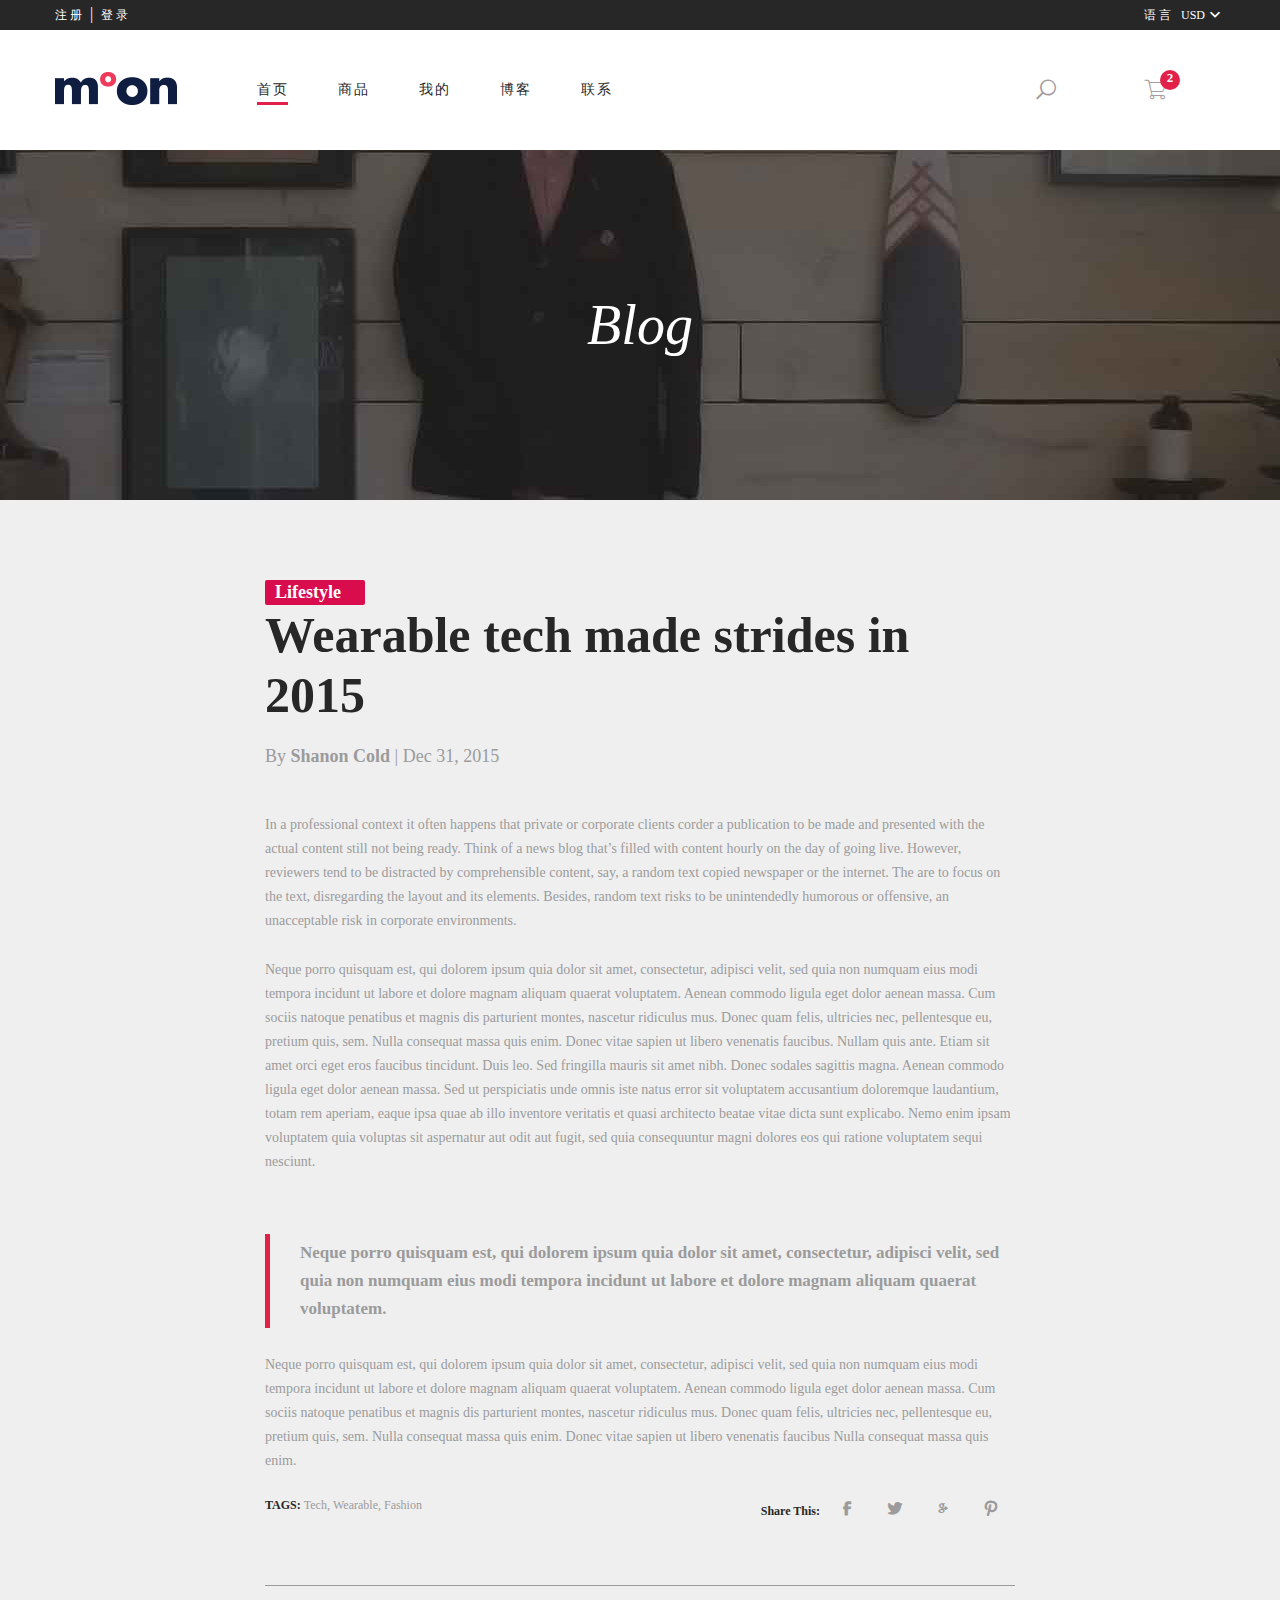
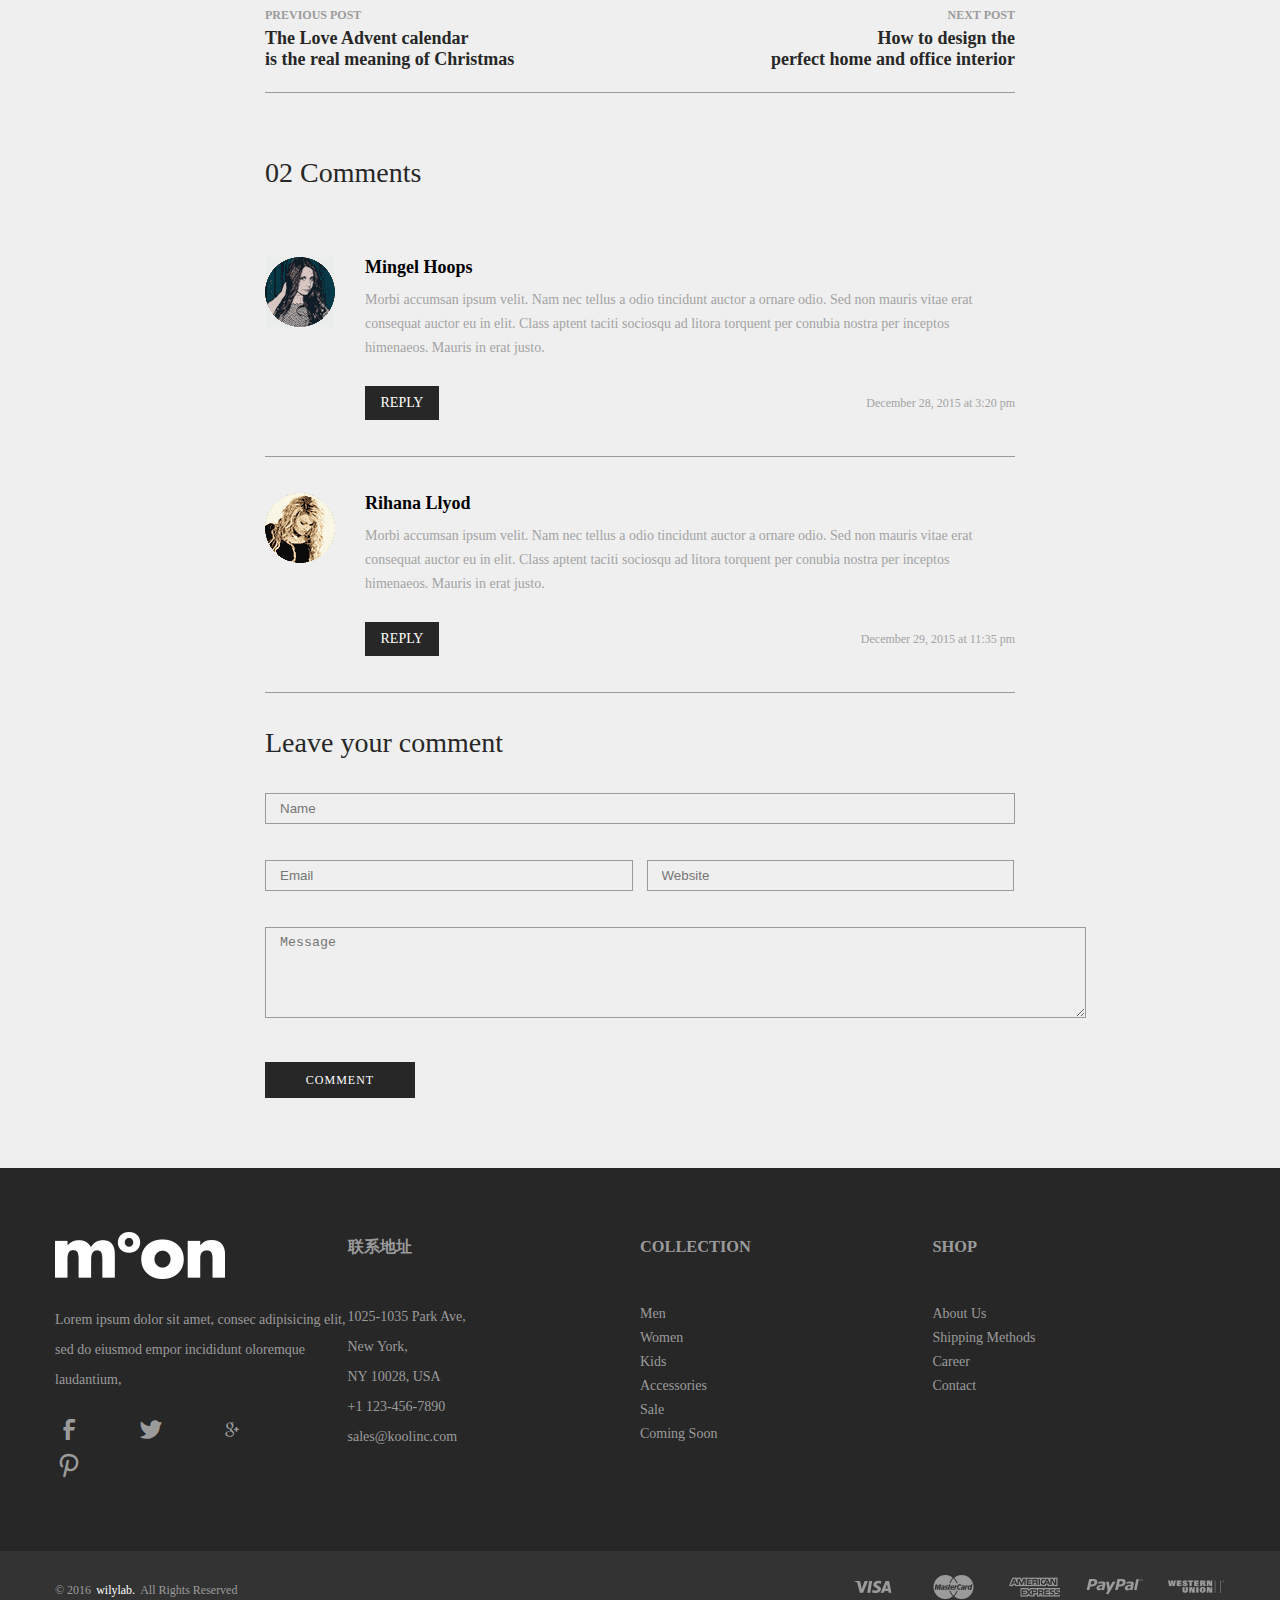
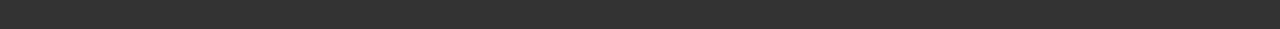
<file: single-blog.html>
<!DOCTYPE html>
<html lang="en">
	<head>
		<meta charset="UTF-8" />
		<meta name="viewport" content="width=device-width, initial-scale=1.0" />
		<title>Shop Blog</title>
		<link rel="stylesheet" href="./css/common.css" />
		<link rel="stylesheet" href="./css/header.css" />
		<link rel="stylesheet" href="./css/footer.css" />
        <link rel="stylesheet" href="./fonts/iconfont.css" />
        <link rel="stylesheet" href="./css/single-blog.css">
	</head>
	<body>
		<!-- 头部 -->
		<div class="header container-fluid">
			<div class="container clearfix">
				<div class="login fl">
					<a href="javascript:;">注&nbsp;册</a>
					<span>&nbsp;|&nbsp;</span>
					<a href="javascript:;">登&nbsp;录</a>
				</div>
				<div class="language fr clearfix">
					<div class="fl">
						<a href="javascript:;">语&nbsp;言</a>
					</div>
					<div class="usd fr">
						<a href="javascript:;"
							>USD<i class="iconfont icon-Down"></i
						></a>
						<ul>
							<li><a href="">USD</a></li>
							<li><a href="">URO</a></li>
							<li><a href="">GBP</a></li>
						</ul>
					</div>
				</div>
			</div>
		</div>
		<!-- 导航 -->
		<div class="nav">
			<div class="container clearfix">
				<div class="logo fl"><img src="./img/logo.png" alt="" /></div>
				<ul class="menu fl clearfix">
					<li>
						<a href="">首页</a>
						<div class="bdbottom active"></div>
					</li>
					<li>
						<a href="">商品</a>
						<div class="bdbottom"></div>
					</li>
					<li>
						<a href="">我的</a>
						<div class="bdbottom"></div>
					</li>
					<li>
						<a href="">博客</a>
						<div class="bdbottom"></div>
					</li>
					<li>
						<a href="">联系</a>
						<div class="bdbottom"></div>
					</li>
				</ul>
				<div class="search_cart fr clearfix">
					<div class="cart fr">
						<i class="iconfont icon-cart"></i
						><span class="cart_num">2</span>
						<div class="cart-content"></div>
					</div>
					<div class="search fl">
						<div class="search-input">
							<input
								type="text"
								class="iptactive"
								placeholder="搜索......"
							/>
						</div>
						<i class="iconfont icon-Search"></i>
					</div>
				</div>
			</div>
        </div>
        
        <!-- blog-banner -->
        <div class="blog-banner">
			<h1>Blog</h1>
		</div>

        <!-- blog-content -->
        <div class="blog-content">
            <div class="container">
                <div class="blog-title">
                    <a href="javascript:;">Lifestyle</a>
                    <h1>Wearable tech made strides in 2015</h1>
                </div>
                <div class="blog-author">
                    <p>By <span>Shanon Cold</span> | Dec 31, 2015</p>
                </div>
                <div class="blog-text">
                    <p>In a professional context it often happens that private or corporate clients corder a publication to be made and presented with the actual content still not being ready. Think of a news blog that’s filled with content hourly on the day of going live. However, reviewers tend to be distracted by comprehensible content, say, a random text copied newspaper or the internet. The are to focus on the text, disregarding the layout and its elements. Besides, random text risks to be unintendedly humorous or offensive, an unacceptable risk in corporate environments.</p>
                    <p>Neque porro quisquam est, qui dolorem ipsum quia dolor sit amet, consectetur, adipisci velit, sed quia non numquam eius modi tempora incidunt ut labore et dolore magnam aliquam quaerat voluptatem. Aenean commodo ligula eget dolor aenean massa. Cum sociis natoque penatibus et magnis dis parturient montes, nascetur ridiculus mus. Donec quam felis, ultricies nec, pellentesque eu, pretium quis, sem. Nulla consequat massa quis enim. Donec vitae sapien ut libero venenatis faucibus. Nullam quis ante. Etiam sit amet orci eget eros faucibus tincidunt. Duis leo. Sed fringilla mauris sit amet nibh. Donec sodales sagittis magna. Aenean commodo ligula eget dolor aenean massa. Sed ut perspiciatis unde omnis iste natus error sit voluptatem accusantium doloremque laudantium, totam rem aperiam, eaque ipsa quae ab illo inventore veritatis et quasi architecto beatae vitae dicta sunt explicabo. Nemo enim ipsam voluptatem quia voluptas sit aspernatur aut odit aut fugit, sed quia consequuntur magni dolores eos qui ratione voluptatem sequi nesciunt.</p>
                    <p class="tip">
                        Neque porro quisquam est, qui dolorem ipsum quia dolor sit amet, consectetur, adipisci velit, sed quia non numquam eius modi tempora incidunt ut labore et dolore magnam aliquam quaerat voluptatem.
                    </p>
                    <p>Neque porro quisquam est, qui dolorem ipsum quia dolor sit amet, consectetur, adipisci velit, sed quia non numquam eius modi tempora incidunt ut labore et dolore magnam aliquam quaerat voluptatem. Aenean commodo ligula eget dolor aenean massa. Cum sociis natoque penatibus et magnis dis parturient montes, nascetur ridiculus mus. Donec quam felis, ultricies nec, pellentesque eu, pretium quis, sem. Nulla consequat massa quis enim. Donec vitae sapien ut libero venenatis faucibus Nulla consequat massa quis enim.
                    </p>
                </div>
                <div class="tag-share clearfix">
                    <div class="tag fl">
                        TAGS: <a href="javascript">Tech,</a>
                        <a href="javascript">Wearable,</a>
                        <a href="javascript">Fashion</a>
                    </div>
                    <div class="share fr">
                        Share This: <a href="javascript:;"><i class="iconfont icon-facebook"></i></a><a href="javascript:;"><i class="iconfont icon-twitter"></i></a><a href="javascript:;"><i class="iconfont icon-weibiaoti503"></i></a><a href="javascript:;"><i class="iconfont icon-pinterest"></i></a>
                    </div>
                </div>
                <div class="prev-next clearfix">
                    <div class="prev fl">
                        <p>PREVIOUS POST</p>
                        <a href="javascript:;">The Love Advent calendar</br> is the real meaning of Christmas</a>
                    </div>
                    <div class="next fr" >
                        <p>NEXT POST</p>
                        <a href="javascript:;">How to design the </br> perfect home and office interior</a>
                    </div>
                </div>
                <div class="blog-comment">
                    <h1>02 Comments</h1>
                    <div class="comment-list clearfix">
                        <div class="img fl">
                            <img src="img/comments/1.png" alt="">
                        </div>
                        <div class="text fr">
                            <h2>Mingel Hoops</h2>
                            <p>Morbi accumsan ipsum velit. Nam nec tellus a odio tincidunt auctor a ornare odio. Sed non mauris vitae erat consequat auctor eu in elit. Class aptent taciti sociosqu ad litora torquent per conubia nostra per inceptos himenaeos. Mauris in erat justo.</p>
                            <div class="clearfix ">
                                <a href="javascript:;" class="reply fl">REPLY</a>
                                <p class="date fr" >December 28, 2015 at 3:20 pm</p>
                            </div>
                        </div>
                    </div>
                    <div class="comment-list clearfix">
                        <div class="img fl">
                            <img src="img/comments/2.png" alt="">
                        </div>
                        <div class="text fr">
                            <h2>Rihana Llyod</h2>
                            <p>Morbi accumsan ipsum velit. Nam nec tellus a odio tincidunt auctor a ornare odio. Sed non mauris vitae erat consequat auctor eu in elit. Class aptent taciti sociosqu ad litora torquent per conubia nostra per inceptos himenaeos. Mauris in erat justo.</p>
                            <div class="clearfix ">
                                <a href="javascript:;" class="reply fl">REPLY</a>
                                <p class="date fr" >December 29, 2015 at 11:35 pm</p>
                            </div>
                        </div>
                    </div>
                </div>
                <div class="comment">
                    <h1>Leave your comment</h1>
                    <form action="">
                        <div class="col-1">
                            <input type="text" placeholder="Name">
                        </div>
                        <div class="col-2">
                            <input type="text" placeholder="Email" style="margin-right: 10px;">
                            <input type="text" placeholder="Website">
                        </div>
                        <textarea cols="97" rows="5" placeholder="Message"></textarea>
                    </form>
                    <a href= "javascript:;">COMMENT</a>
                </div>
            </div>
        </div>

		<!-- footer -->
		<div class="footer">
			<div class="footer-top">
				<ul class="container clearfix">
					<li>
						<img src="./img/footer-logo.png" alt="">
						<p>Lorem ipsum dolor sit amet, consec adipisicing elit, sed do eiusmod empor incididunt oloremque laudantium,</p>
						<div class="logo">
							<i class="iconfont icon-facebook
							"></i>
							<i class="iconfont icon-twitter
							"></i>
							<i class="iconfont icon-weibiaoti503
							"></i>
							<i class="iconfont icon-pinterest
							"></i>
						</div>
					</li>
					<li>
						<h3>联系地址</h3>
						<p>1025-1035 Park Ave,</br>
							New York,</br>
							NY 10028, USA</br>
							+1 123-456-7890</br>
							sales@koolinc.com</p>
					</li>
					<li>
						<h3>COLLECTION</h3>
						<div class="collection">
							<a href="javascript:;">Men</a>
							<a href="javascript:;">Women</a>
							<a href="javascript:;">Kids</a>
							<a href="javascript:;">Accessories</a>
							<a href="javascript:;">Sale</a>
							<a href="javascript:;">Coming Soon</a>
						</div>
					</li>
					<li>
						<h3>SHOP</h3>
						<div class="shop">
							<a href="javascript:;">About Us</a>
							<a href="javascript:;">Shipping Methods</a>
							<a href="javascript:;">Career</a>
							<a href="javascript:;">Contact</a>
						</div>
					</li>
				</ul>
			</div>
			<div class="footer-bottom">
				<div class="container clearfix">
					<div class="rights fl">
						<span>© 2016</span><a href="javascript:;">wilylab.</a><span>All Rights Reserved</span>
					</div>
					<div class="payments fr">
						<img src="./img/payment.png" alt="">
					</div>
				</div>
			</div>
		</div>
		<script src="./js/jquery-3.5.1.min.js"></script>
		<script src="./js/common.js"></script>
	</body>
</html>
</file>
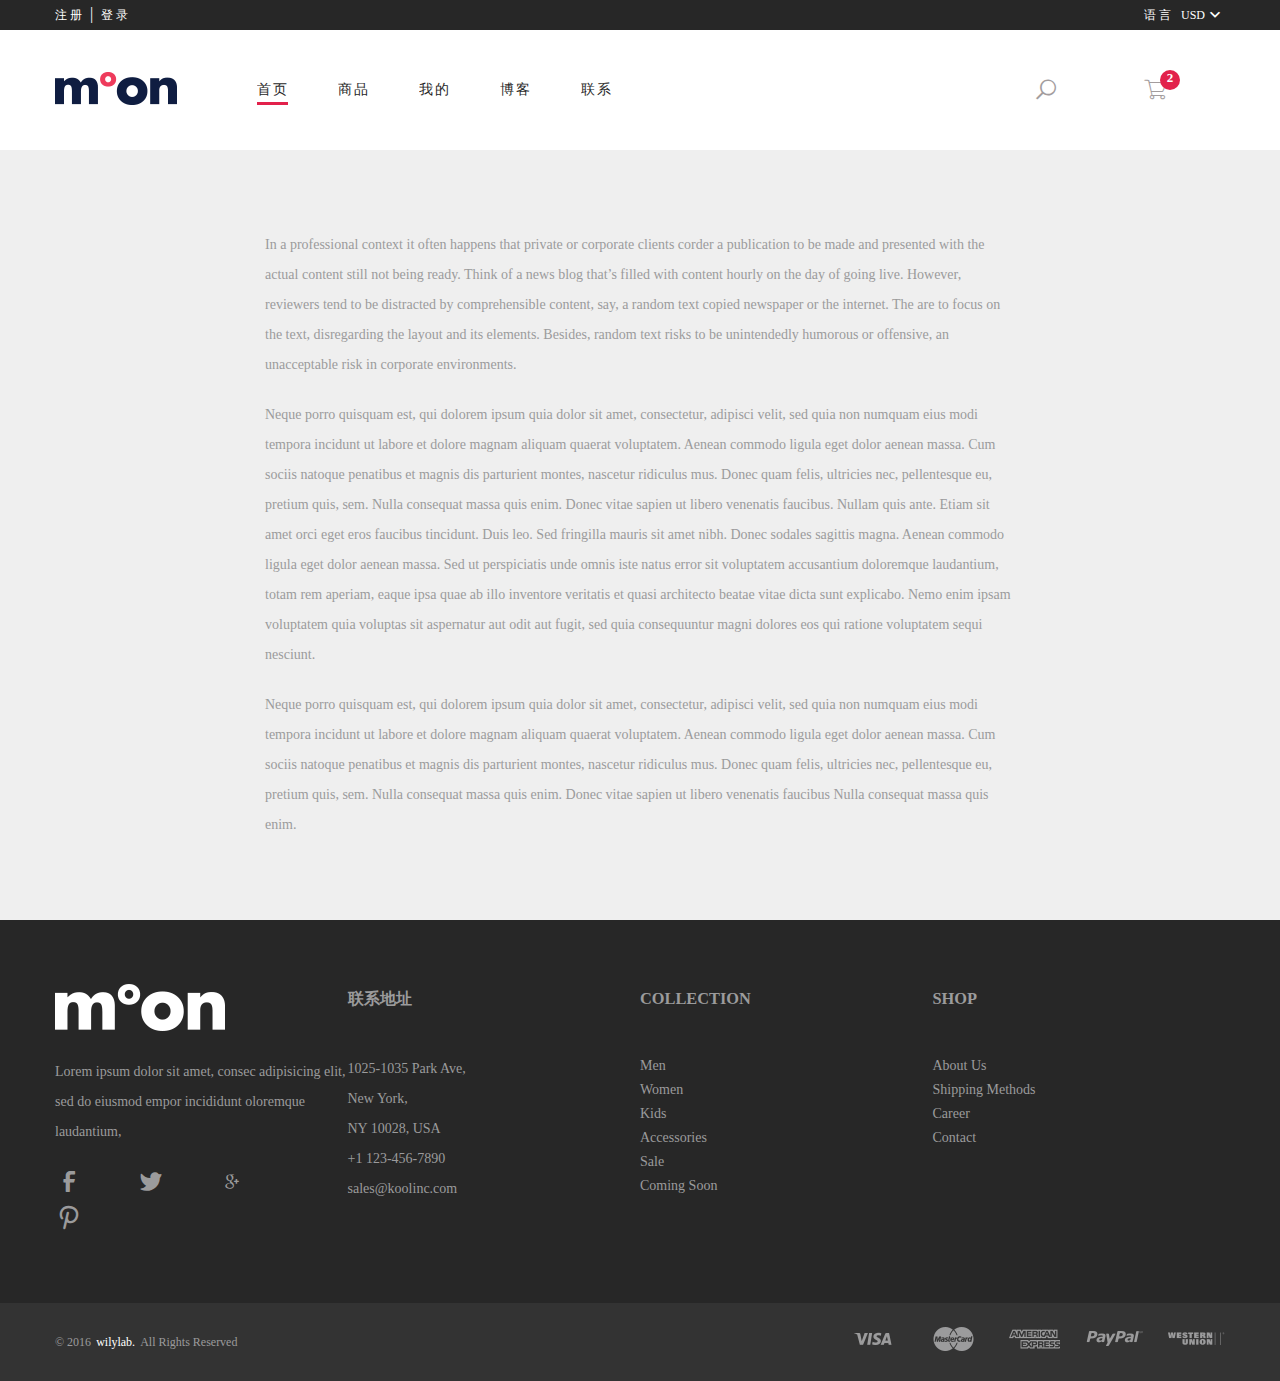
<file: single-page.html>
<!DOCTYPE html>
<html lang="en">
	<head>
		<meta charset="UTF-8" />
		<meta name="viewport" content="width=device-width, initial-scale=1.0" />
		<title>Single-Page</title>
		<link rel="stylesheet" href="./css/common.css" />
		<link rel="stylesheet" href="./css/header.css" />
		<link rel="stylesheet" href="./css/footer.css" />
        <link rel="stylesheet" href="./fonts/iconfont.css" />
        <link rel="stylesheet" href="./css/single-page.css">
	</head>
	<body>
		<!-- 头部 -->
		<div class="header container-fluid">
			<div class="container clearfix">
				<div class="login fl">
					<a href="javascript:;">注&nbsp;册</a>
					<span>&nbsp;|&nbsp;</span>
					<a href="javascript:;">登&nbsp;录</a>
				</div>
				<div class="language fr clearfix">
					<div class="fl">
						<a href="javascript:;">语&nbsp;言</a>
					</div>
					<div class="usd fr">
						<a href="javascript:;"
							>USD<i class="iconfont icon-Down"></i
						></a>
						<ul>
							<li><a href="">USD</a></li>
							<li><a href="">URO</a></li>
							<li><a href="">GBP</a></li>
						</ul>
					</div>
				</div>
			</div>
		</div>
		<!-- 导航 -->
		<div class="nav">
			<div class="container clearfix">
				<div class="logo fl"><img src="./img/logo.png" alt="" /></div>
				<ul class="menu fl clearfix">
					<li>
						<a href="">首页</a>
						<div class="bdbottom active"></div>
					</li>
					<li>
						<a href="">商品</a>
						<div class="bdbottom"></div>
					</li>
					<li>
						<a href="">我的</a>
						<div class="bdbottom"></div>
					</li>
					<li>
						<a href="">博客</a>
						<div class="bdbottom"></div>
					</li>
					<li>
						<a href="">联系</a>
						<div class="bdbottom"></div>
					</li>
				</ul>
				<div class="search_cart fr clearfix">
					<div class="cart fr">
						<i class="iconfont icon-cart"></i
						><span class="cart_num">2</span>
						<div class="cart-content"></div>
					</div>
					<div class="search fl">
						<div class="search-input">
							<input
								type="text"
								class="iptactive"
								placeholder="搜索......"
							/>
						</div>
						<i class="iconfont icon-Search"></i>
					</div>
				</div>
			</div>
        </div>
        
        <!-- page-content -->
        <div class="page-content">
            <div class="container">
                <div class="text">
                    <p>In a professional context it often happens that private or corporate clients corder a publication to be made and presented with the actual content still not being ready. Think of a news blog that’s filled with content hourly on the day of going live. However, reviewers tend to be distracted by comprehensible content, say, a random text copied newspaper or the internet. The are to focus on the text, disregarding the layout and its elements. Besides, random text risks to be unintendedly humorous or offensive, an unacceptable risk in corporate environments.</p>

                    <p> Neque porro quisquam est, qui dolorem ipsum quia dolor sit amet, consectetur, adipisci velit, sed quia non numquam eius modi tempora incidunt ut labore et dolore magnam aliquam quaerat voluptatem. Aenean commodo ligula eget dolor aenean massa. Cum sociis natoque penatibus et magnis dis parturient montes, nascetur ridiculus mus. Donec quam felis, ultricies nec, pellentesque eu, pretium quis, sem. Nulla consequat massa quis enim. Donec vitae sapien ut libero venenatis faucibus. Nullam quis ante. Etiam sit amet orci eget eros faucibus tincidunt. Duis leo. Sed fringilla mauris sit amet nibh. Donec sodales sagittis magna. Aenean commodo ligula eget dolor aenean massa. Sed ut perspiciatis unde omnis iste natus error sit voluptatem accusantium doloremque laudantium, totam rem aperiam, eaque ipsa quae ab illo inventore veritatis et quasi architecto beatae vitae dicta sunt explicabo. Nemo enim ipsam voluptatem quia voluptas sit aspernatur aut odit aut fugit, sed quia consequuntur magni dolores eos qui ratione voluptatem sequi nesciunt.</p>
                        
                    <p> Neque porro quisquam est, qui dolorem ipsum quia dolor sit amet, consectetur, adipisci velit, sed quia non numquam eius modi tempora incidunt ut labore et dolore magnam aliquam quaerat voluptatem. Aenean commodo ligula eget dolor aenean massa. Cum sociis natoque penatibus et magnis dis parturient montes, nascetur ridiculus mus. Donec quam felis, ultricies nec, pellentesque eu, pretium quis, sem. Nulla consequat massa quis enim. Donec vitae sapien ut libero venenatis faucibus Nulla consequat massa quis enim.</p>
                </div>
            </div>
        </div>

		<!-- footer -->
		<div class="footer">
			<div class="footer-top">
				<ul class="container clearfix">
					<li>
						<img src="./img/footer-logo.png" alt="">
						<p>Lorem ipsum dolor sit amet, consec adipisicing elit, sed do eiusmod empor incididunt oloremque laudantium,</p>
						<div class="logo">
							<i class="iconfont icon-facebook
							"></i>
							<i class="iconfont icon-twitter
							"></i>
							<i class="iconfont icon-weibiaoti503
							"></i>
							<i class="iconfont icon-pinterest
							"></i>
						</div>
					</li>
					<li>
						<h3>联系地址</h3>
						<p>1025-1035 Park Ave,</br>
							New York,</br>
							NY 10028, USA</br>
							+1 123-456-7890</br>
							sales@koolinc.com</p>
					</li>
					<li>
						<h3>COLLECTION</h3>
						<div class="collection">
							<a href="javascript:;">Men</a>
							<a href="javascript:;">Women</a>
							<a href="javascript:;">Kids</a>
							<a href="javascript:;">Accessories</a>
							<a href="javascript:;">Sale</a>
							<a href="javascript:;">Coming Soon</a>
						</div>
					</li>
					<li>
						<h3>SHOP</h3>
						<div class="shop">
							<a href="javascript:;">About Us</a>
							<a href="javascript:;">Shipping Methods</a>
							<a href="javascript:;">Career</a>
							<a href="javascript:;">Contact</a>
						</div>
					</li>
				</ul>
			</div>
			<div class="footer-bottom">
				<div class="container clearfix">
					<div class="rights fl">
						<span>© 2016</span><a href="javascript:;">wilylab.</a><span>All Rights Reserved</span>
					</div>
					<div class="payments fr">
						<img src="./img/payment.png" alt="">
					</div>
				</div>
			</div>
		</div>
		<script src="./js/jquery-3.5.1.min.js"></script>
        <script src="./js/common.js"></script>
        <script>
             $.get({
            url: 'https://h5api.m.taobao.com/h5/mtop.cainiao.geography.frontend.divisionsinfo.get/1.0/?jsv=2.5.1&appKey=12574478&t=1597653130308&sign=8504040d93d07af1b9d78c3d8bcd4ddd&api=mtop.cainiao.geography.frontend.DivisionsInfo.get&v=1.0&dataType=jsonp&type=jsonp&callback=mtopjsonp7&data=%7B%22sn%22%3A%22suibianchuan%22%2C%22divisionToken%22%3A%22CN%22%2C%22pageIndex%22%3A1%2C%22pageSize%22%3A100%2C%22isFaultTolerant%22%3Atrue%7D',
            dataType: "jsonp",
            jsonpCallback: 'mtopjsonp7',
            header: {
                cookie: 'miid=1893449226667575560; t=d7cdeadf710c4c2d377502164646a58e; cna=FEyTFyEd8SsCAWVGjQOEsnZE; lgc=%5Cu67AB%5Cu82B1%5Cu4E36%5Cu96EA%5Cu6708%5Cu4E3F; tracknick=%5Cu67AB%5Cu82B1%5Cu4E36%5Cu96EA%5Cu6708%5Cu4E3F; enc=Zp9GqAjTqRjbjGe8ibQ%2F1dmSj2J9Hj2hTstc6hGbqP9zPrZ8D3nzNGR27SWU1eeXxkWw4H4RnhzyD5btV0F8Jw%3D%3D; thw=cn; mt=ci=0_1; v=0; _m_h5_tk=d52431dac1775ac4b5ceb2f4bdc469be_1597662100535; _m_h5_tk_enc=630a3198d21a3f2e4c0533950e87234e; _tb_token_=e789388ed8e8; cookie2=1581aef42e120a5e2d246069e7b54352; _samesite_flag_=true; sgcookie=E36io%2FG%2FJ1BMDu4rh2ofk; unb=3010061647; uc3=vt3=F8dCufTEU7UnZxgf8Kg%3D&nk2=1CRAusbBUQTr8KQB&lg2=WqG3DMC9VAQiUQ%3D%3D&id2=UNDVcqcTjt3QCw%3D%3D; csg=8afd79ca; cookie17=UNDVcqcTjt3QCw%3D%3D; dnk=%5Cu67AB%5Cu82B1%5Cu4E36%5Cu96EA%5Cu6708%5Cu4E3F; skt=cb8e26df22715613; existShop=MTU5NzY1MzExMQ%3D%3D; uc4=id4=0%40UgclH%2FhN7Vlzgmzaz36VhGrPJPm6&nk4=0%401vVl%2B7SQS%2FUDJ9CZjR%2FegmEmQvfIjoY%3D; _cc_=W5iHLLyFfA%3D%3D; _l_g_=Ug%3D%3D; sg=%E4%B8%BF7b; _nk_=%5Cu67AB%5Cu82B1%5Cu4E36%5Cu96EA%5Cu6708%5Cu4E3F; cookie1=BxoH5HqFzMxcoyRpWiVyCSDMrk0xV%2B%2Bl7OJKA9OCZkg%3D; uc1=cookie15=UtASsssmOIJ0bQ%3D%3D&pas=0&cookie14=UoTV6y%2BG2bFMGA%3D%3D&cookie16=WqG3DMC9UpAPBHGz5QBErFxlCA%3D%3D&cookie21=UtASsssmeW6lpyd%2BB%2B3t&existShop=false; tfstk=cVdhB3aU2pWQkHBMhX1Bzy1gC0dlaVNPmQR6_BE-fcmhwfON8sXuQ-kQJVjHxQe5.; l=eBMJuO8mOgRi_loNBO5Churza77TfBRf1rVzaNbMiInca6HhNFNtdNQq7Plkldtjgt5YQetzCkxtURUDWrz38tOgB4QVuEFuGMJe8e1..; isg=BBERRQNyKhrfKEY52L0g84ZuIB2rfoXwC8TuAfOg5lj2mjLsO8wZwas8PG58lB0o'
            },
            success: function(data){
                console.log(data.data)
            }
        })
        </script>
	</body>
</html>
</file>
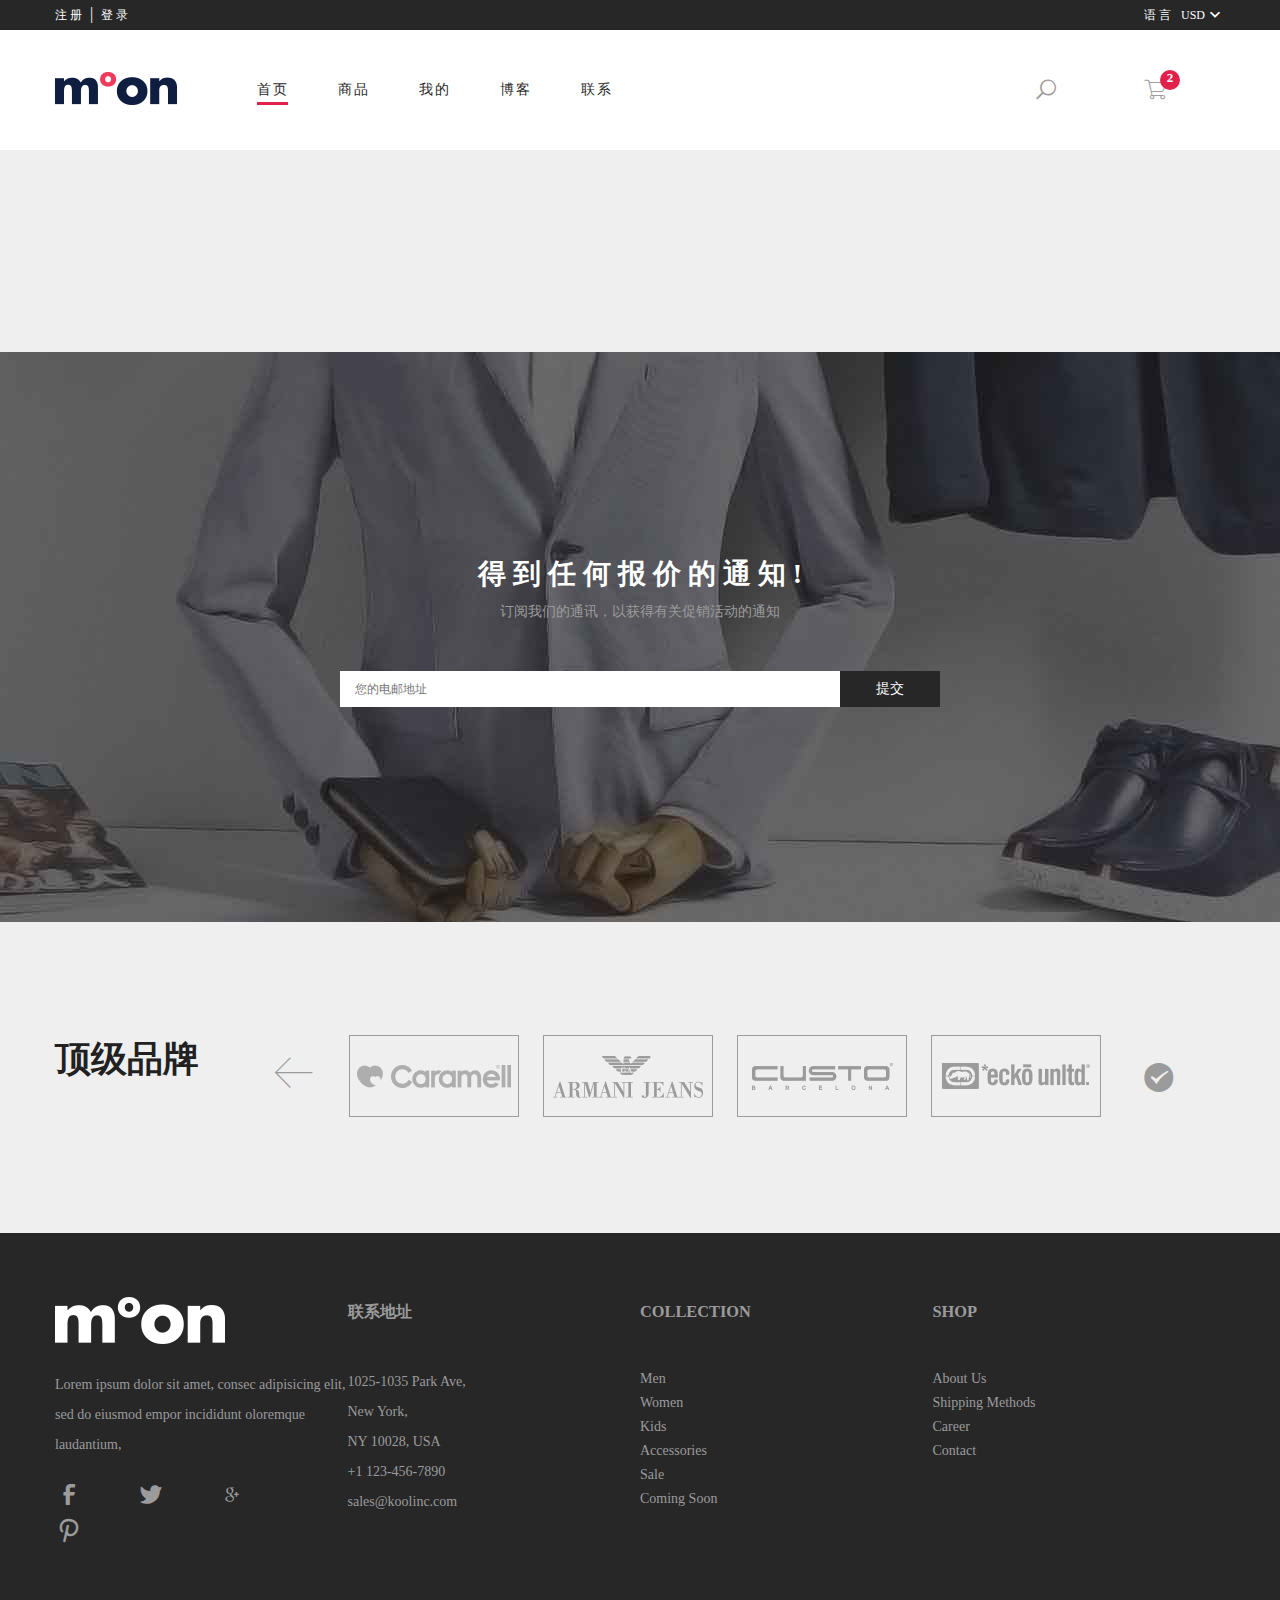
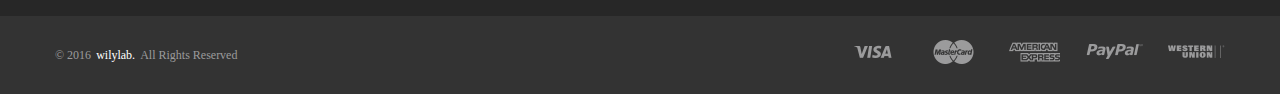
<file: template.html>
<!DOCTYPE html>
<html lang="en">
	<head>
		<meta charset="UTF-8" />
		<meta name="viewport" content="width=device-width, initial-scale=1.0" />
		<title>index</title>
		<link rel="stylesheet" href="./css/common.css" />
		<link rel="stylesheet" href="./css/header.css" />
		<link rel="stylesheet" href="./css/footer.css" />
		<link rel="stylesheet" href="./css/index.css" />
		<link rel="stylesheet" href="./fonts/iconfont.css" />
	</head>
	<body>
		<!-- 头部 -->
		<div class="header container-fluid">
			<div class="container clearfix">
				<div class="login fl">
					<a href="javascript:;">注&nbsp;册</a>
					<span>&nbsp;|&nbsp;</span>
					<a href="javascript:;">登&nbsp;录</a>
				</div>
				<div class="language fr clearfix">
					<div class="fl">
						<a href="javascript:;">语&nbsp;言</a>
					</div>
					<div class="usd fr">
						<a href="javascript:;"
							>USD<i class="iconfont icon-Down"></i
						></a>
						<ul>
							<li><a href="">USD</a></li>
							<li><a href="">URO</a></li>
							<li><a href="">GBP</a></li>
						</ul>
					</div>
				</div>
			</div>
		</div>
		<!-- 导航 -->
		<div class="nav">
			<div class="container clearfix">
				<div class="logo fl"><img src="./img/logo.png" alt="" /></div>
				<ul class="menu fl clearfix">
					<li>
						<a href="">首页</a>
						<div class="bdbottom active"></div>
					</li>
					<li>
						<a href="">商品</a>
						<div class="bdbottom"></div>
					</li>
					<li>
						<a href="">我的</a>
						<div class="bdbottom"></div>
					</li>
					<li>
						<a href="">博客</a>
						<div class="bdbottom"></div>
					</li>
					<li>
						<a href="">联系</a>
						<div class="bdbottom"></div>
					</li>
				</ul>
				<div class="search_cart fr clearfix">
					<div class="cart fr">
						<i class="iconfont icon-cart"></i
						><span class="cart_num">2</span>
						<div class="cart-content"></div>
					</div>
					<div class="search fl">
						<div class="search-input">
							<input
								type="text"
								class="iptactive"
								placeholder="搜索......"
							/>
						</div>
						<i class="iconfont icon-Search"></i>
					</div>
				</div>
			</div>
        </div>
        		<!-- subscribe -->
		<div class="subscribe">
			<div class="email"> 
				<h1>得 到 任 何 报 价 的 通 知 !</h1>
				<p>订阅我们的通讯，以获得有关促销活动的通知</p>
				<div class="input">
					<form action="#">
						<input type="text" placeholder="您的电邮地址"><a href="javascript:;">提交</a>
					</form>

				</div>
			</div>
		</div>
		<!-- brand -->
		<div class="brand">
			<div class="container clearfix">
				<div class="text fl">顶级品牌</div>
				<div class="brand-list fl">
					<ul class="clearfix">
						<li><img src="./img/brands/4.png" alt=""></li>
						<li><img src="./img/brands/1.png" alt=""></li>
						<li><img src="./img/brands/2.png" alt=""></li>
						<li><img src="./img/brands/3.png" alt=""></li>
						<li><img src="./img/brands/4.png" alt=""></li>
						<li><img src="./img/brands/1.png" alt=""></li>
						<li><img src="./img/brands/2.png" alt=""></li>
						<li><img src="./img/brands/3.png" alt=""></li>
					</ul>
				</div>
				<div class="brand-control">
					<button class="prev">
						<i class="iconfont icon-left"></i>
					</button>
					<button class="next">
						<i class="iconfont icon-right"></i>
					</button>
				</div>
			</div>
		</div>
		<!-- footer -->
		<div class="footer">
			<div class="footer-top">
				<ul class="container clearfix">
					<li>
						<img src="./img/footer-logo.png" alt="">
						<p>Lorem ipsum dolor sit amet, consec adipisicing elit, sed do eiusmod empor incididunt oloremque laudantium,</p>
						<div class="logo">
							<i class="iconfont icon-facebook
							"></i>
							<i class="iconfont icon-twitter
							"></i>
							<i class="iconfont icon-weibiaoti503
							"></i>
							<i class="iconfont icon-pinterest
							"></i>
						</div>
					</li>
					<li>
						<h3>联系地址</h3>
						<p>1025-1035 Park Ave,</br>
							New York,</br>
							NY 10028, USA</br>
							+1 123-456-7890</br>
							sales@koolinc.com</p>
					</li>
					<li>
						<h3>COLLECTION</h3>
						<div class="collection">
							<a href="javascript:;">Men</a>
							<a href="javascript:;">Women</a>
							<a href="javascript:;">Kids</a>
							<a href="javascript:;">Accessories</a>
							<a href="javascript:;">Sale</a>
							<a href="javascript:;">Coming Soon</a>
						</div>
					</li>
					<li>
						<h3>SHOP</h3>
						<div class="shop">
							<a href="javascript:;">About Us</a>
							<a href="javascript:;">Shipping Methods</a>
							<a href="javascript:;">Career</a>
							<a href="javascript:;">Contact</a>
						</div>
					</li>
				</ul>
			</div>
			<div class="footer-bottom">
				<div class="container clearfix">
					<div class="rights fl">
						<span>© 2016</span><a href="javascript:;">wilylab.</a><span>All Rights Reserved</span>
					</div>
					<div class="payments fr">
						<img src="./img/payment.png" alt="">
					</div>
				</div>
			</div>
		</div>
		<script src="./js/jquery-3.5.1.min.js"></script>
		<script src="./js/index.js"></script>
	</body>
</html>
</file>
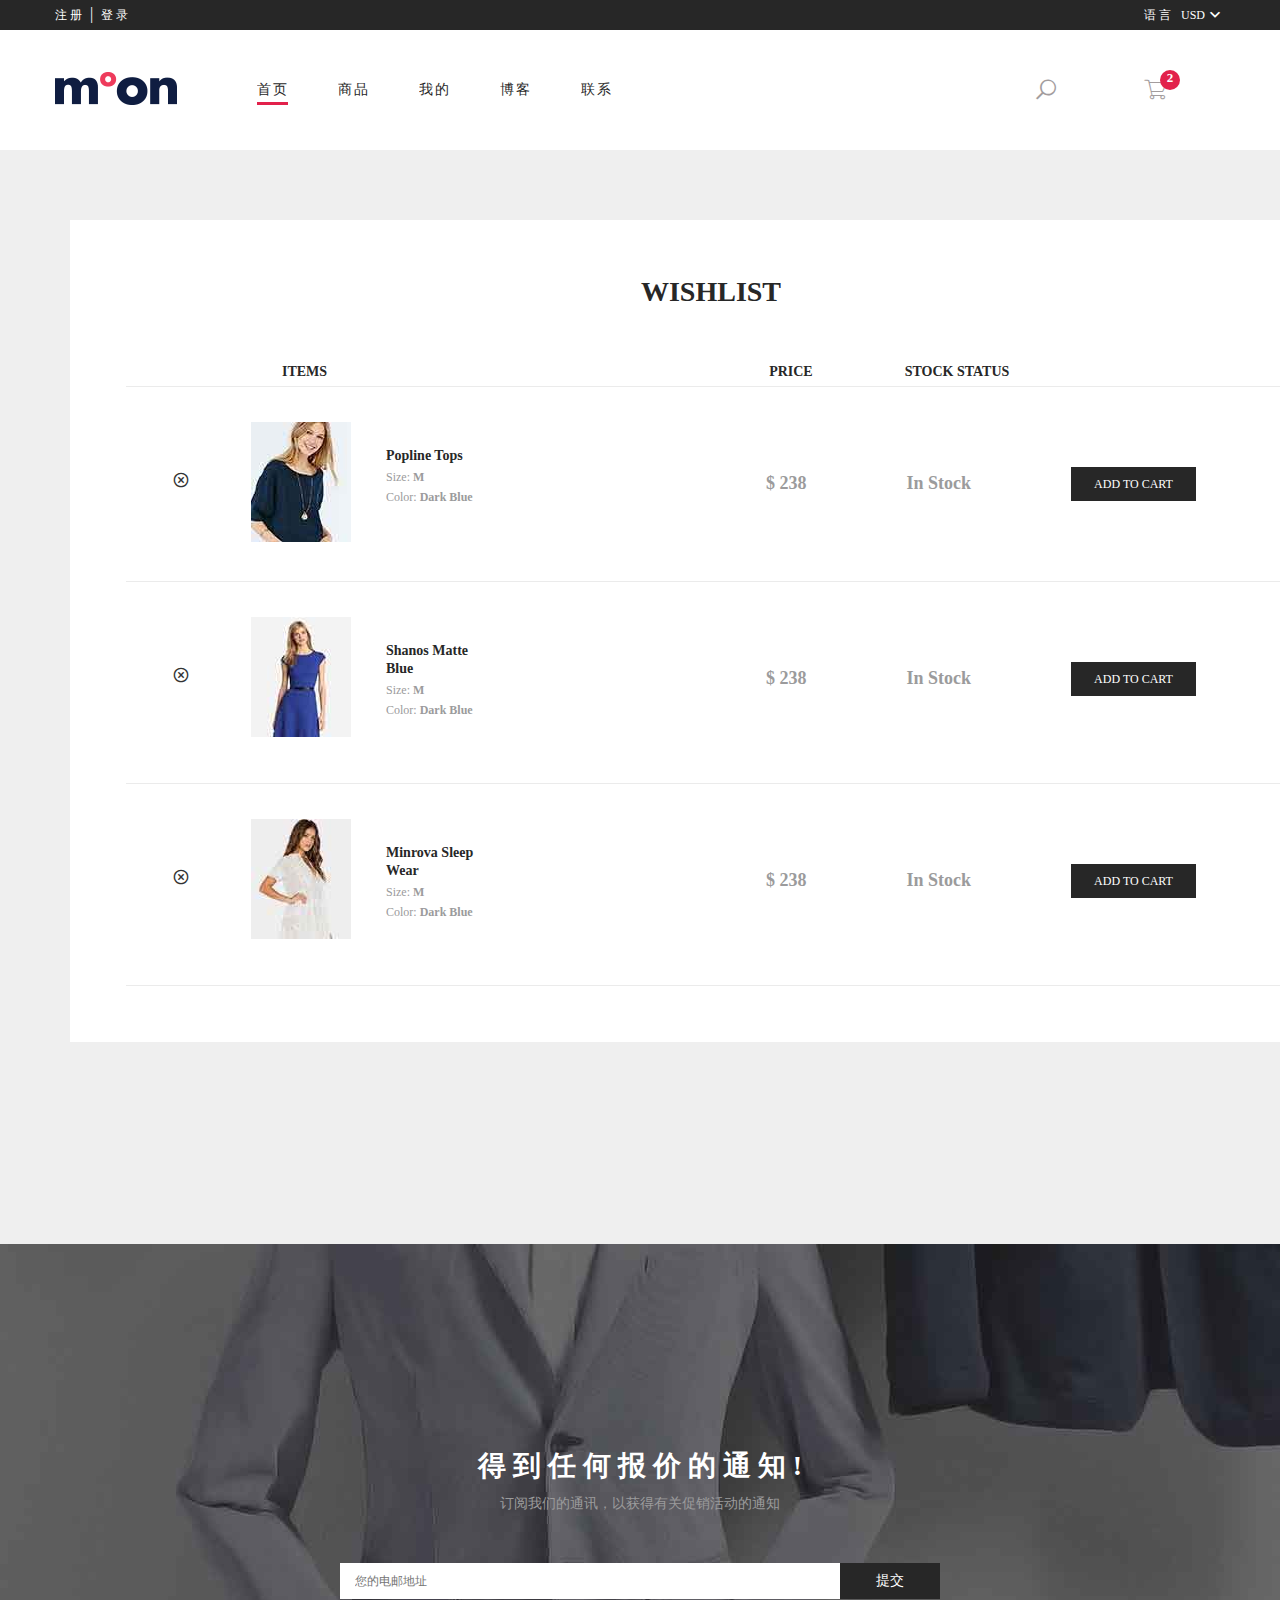
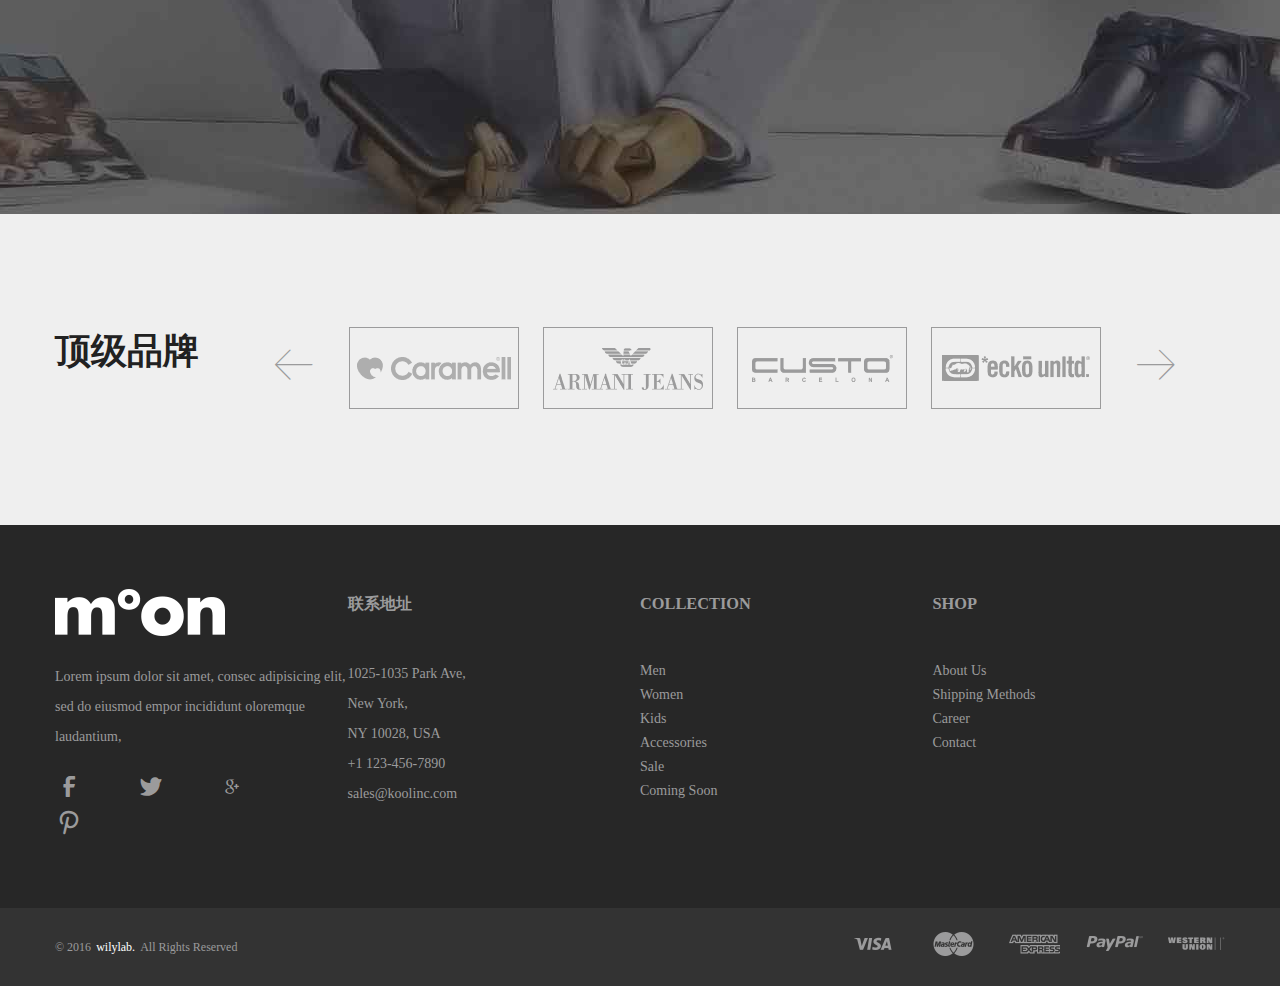
<file: wish-list.html>
<!DOCTYPE html>
<html lang="en">
	<head>
		<meta charset="UTF-8" />
		<meta name="viewport" content="width=device-width, initial-scale=1.0" />
		<title>Wish List</title>
		<link rel="stylesheet" href="./css/common.css" />
		<link rel="stylesheet" href="./css/header.css" />
		<link rel="stylesheet" href="./css/footer.css" />
        <link rel="stylesheet" href="./fonts/iconfont.css" />
        <link rel="stylesheet" href="./css/wish.css">
	</head>
	<body>
		<!-- 头部 -->
		<div class="header container-fluid">
			<div class="container clearfix">
				<div class="login fl">
					<a href="javascript:;">注&nbsp;册</a>
					<span>&nbsp;|&nbsp;</span>
					<a href="javascript:;">登&nbsp;录</a>
				</div>
				<div class="language fr clearfix">
					<div class="fl">
						<a href="javascript:;">语&nbsp;言</a>
					</div>
					<div class="usd fr">
						<a href="javascript:;"
							>USD<i class="iconfont icon-Down"></i
						></a>
						<ul>
							<li><a href="">USD</a></li>
							<li><a href="">URO</a></li>
							<li><a href="">GBP</a></li>
						</ul>
					</div>
				</div>
			</div>
		</div>
		<!-- 导航 -->
		<div class="nav">
			<div class="container clearfix">
				<div class="logo fl"><img src="./img/logo.png" alt="" /></div>
				<ul class="menu fl clearfix">
					<li>
						<a href="">首页</a>
						<div class="bdbottom active"></div>
					</li>
					<li>
						<a href="">商品</a>
						<div class="bdbottom"></div>
					</li>
					<li>
						<a href="">我的</a>
						<div class="bdbottom"></div>
					</li>
					<li>
						<a href="">博客</a>
						<div class="bdbottom"></div>
					</li>
					<li>
						<a href="">联系</a>
						<div class="bdbottom"></div>
					</li>
				</ul>
				<div class="search_cart fr clearfix">
					<div class="cart fr">
						<i class="iconfont icon-cart"></i
						><span class="cart_num">2</span>
						<div class="cart-content"></div>
					</div>
					<div class="search fl">
						<div class="search-input">
							<input
								type="text"
								class="iptactive"
								placeholder="搜索......"
							/>
						</div>
						<i class="iconfont icon-Search"></i>
					</div>
				</div>
			</div>
        </div>

        <!-- wish-list -->
        <div class="wish-list">
            <div class="container">
                <h1>WISHLIST</h1>
                <div class="wish-item">
                    <div class="list-head clearfix">
                        <div class="items fl">ITEMS</div>
                        <div class="price fl">PRICE</div>
                        <div class="status fl">STOCK STATUS</div>
                    </div>
                    <ul class="wishs">
                        <li class="clearfix">
                            <div class="remove fl"><i class="iconfont icon-circle-x"></i></div>
                            <div class="img fl">
                                <img src="img/cart-product/1.jpg" alt="">
                            </div>
                            <div class="info fl">
                                <h2>Popline Tops</h2>
                                <p>Size: <span>M</span></p>
                                <p>Color: <span>Dark Blue</span></p>
                            </div>
                            <div class="price fl">$ 238</div>
                            <div class="status fl">In Stock</div>
                            <a href="javascript:;" class="add fl">ADD TO CART</a>
						</li>
						<li class="clearfix">
                            <div class="remove fl"><i class="iconfont icon-circle-x"></i></div>
                            <div class="img fl">
                                <img src="img/cart-product/2.jpg" alt="">
                            </div>
                            <div class="info fl">
                                <h2>Shanos Matte Blue</h2>
                                <p>Size: <span>M</span></p>
                                <p>Color: <span>Dark Blue</span></p>
                            </div>
                            <div class="price fl">$ 238</div>
                            <div class="status fl">In Stock</div>
                            <a href="javascript:;" class="add fl">ADD TO CART</a>
						</li>
						<li class="clearfix">
                            <div class="remove fl"><i class="iconfont icon-circle-x"></i></div>
                            <div class="img fl">
                                <img src="img/cart-product/3.jpg" alt="">
                            </div>
                            <div class="info fl">
                                <h2>Minrova Sleep Wear</h2>
                                <p>Size: <span>M</span></p>
                                <p>Color: <span>Dark Blue</span></p>
                            </div>
                            <div class="price fl">$ 238</div>
                            <div class="status fl">In Stock</div>
                            <a href="javascript:;" class="add fl">ADD TO CART</a>
                        </li>
                    </ul>
                </div>
            </div>
        </div>

        <!-- subscribe -->
		<div class="subscribe">
			<div class="email"> 
				<h1>得 到 任 何 报 价 的 通 知 !</h1>
				<p>订阅我们的通讯，以获得有关促销活动的通知</p>
				<div class="input">
					<form action="#">
						<input type="text" placeholder="您的电邮地址"><a href="javascript:;">提交</a>
					</form>

				</div>
			</div>
		</div>
		<!-- brand -->
		<div class="brand">
			<div class="container clearfix">
				<div class="text fl">顶级品牌</div>
				<div class="brand-list fl">
					<ul class="clearfix">
						<li><img src="./img/brands/4.png" alt=""></li>
						<li><img src="./img/brands/1.png" alt=""></li>
						<li><img src="./img/brands/2.png" alt=""></li>
						<li><img src="./img/brands/3.png" alt=""></li>
						<li><img src="./img/brands/4.png" alt=""></li>
						<li><img src="./img/brands/1.png" alt=""></li>
						<li><img src="./img/brands/2.png" alt=""></li>
						<li><img src="./img/brands/3.png" alt=""></li>
					</ul>
				</div>
				<div class="brand-control">
					<button class="prev">
						<i class="iconfont icon-left"></i>
					</button>
					<button class="next">
						<i class="iconfont icon-right1"></i>
					</button>
				</div>
			</div>
		</div>
		<!-- footer -->
		<div class="footer">
			<div class="footer-top">
				<ul class="container clearfix">
					<li>
						<img src="./img/footer-logo.png" alt="">
						<p>Lorem ipsum dolor sit amet, consec adipisicing elit, sed do eiusmod empor incididunt oloremque laudantium,</p>
						<div class="logo">
							<i class="iconfont icon-facebook
							"></i>
							<i class="iconfont icon-twitter
							"></i>
							<i class="iconfont icon-weibiaoti503
							"></i>
							<i class="iconfont icon-pinterest
							"></i>
						</div>
					</li>
					<li>
						<h3>联系地址</h3>
						<p>1025-1035 Park Ave,</br>
							New York,</br>
							NY 10028, USA</br>
							+1 123-456-7890</br>
							sales@koolinc.com</p>
					</li>
					<li>
						<h3>COLLECTION</h3>
						<div class="collection">
							<a href="javascript:;">Men</a>
							<a href="javascript:;">Women</a>
							<a href="javascript:;">Kids</a>
							<a href="javascript:;">Accessories</a>
							<a href="javascript:;">Sale</a>
							<a href="javascript:;">Coming Soon</a>
						</div>
					</li>
					<li>
						<h3>SHOP</h3>
						<div class="shop">
							<a href="javascript:;">About Us</a>
							<a href="javascript:;">Shipping Methods</a>
							<a href="javascript:;">Career</a>
							<a href="javascript:;">Contact</a>
						</div>
					</li>
				</ul>
			</div>
			<div class="footer-bottom">
				<div class="container clearfix">
					<div class="rights fl">
						<span>© 2016</span><a href="javascript:;">wilylab.</a><span>All Rights Reserved</span>
					</div>
					<div class="payments fr">
						<img src="./img/payment.png" alt="">
					</div>
				</div>
			</div>
		</div>
		<script src="./js/jquery-3.5.1.min.js"></script>
		<script src="./js/common.js"></script>
	</body>
</html>
</file>
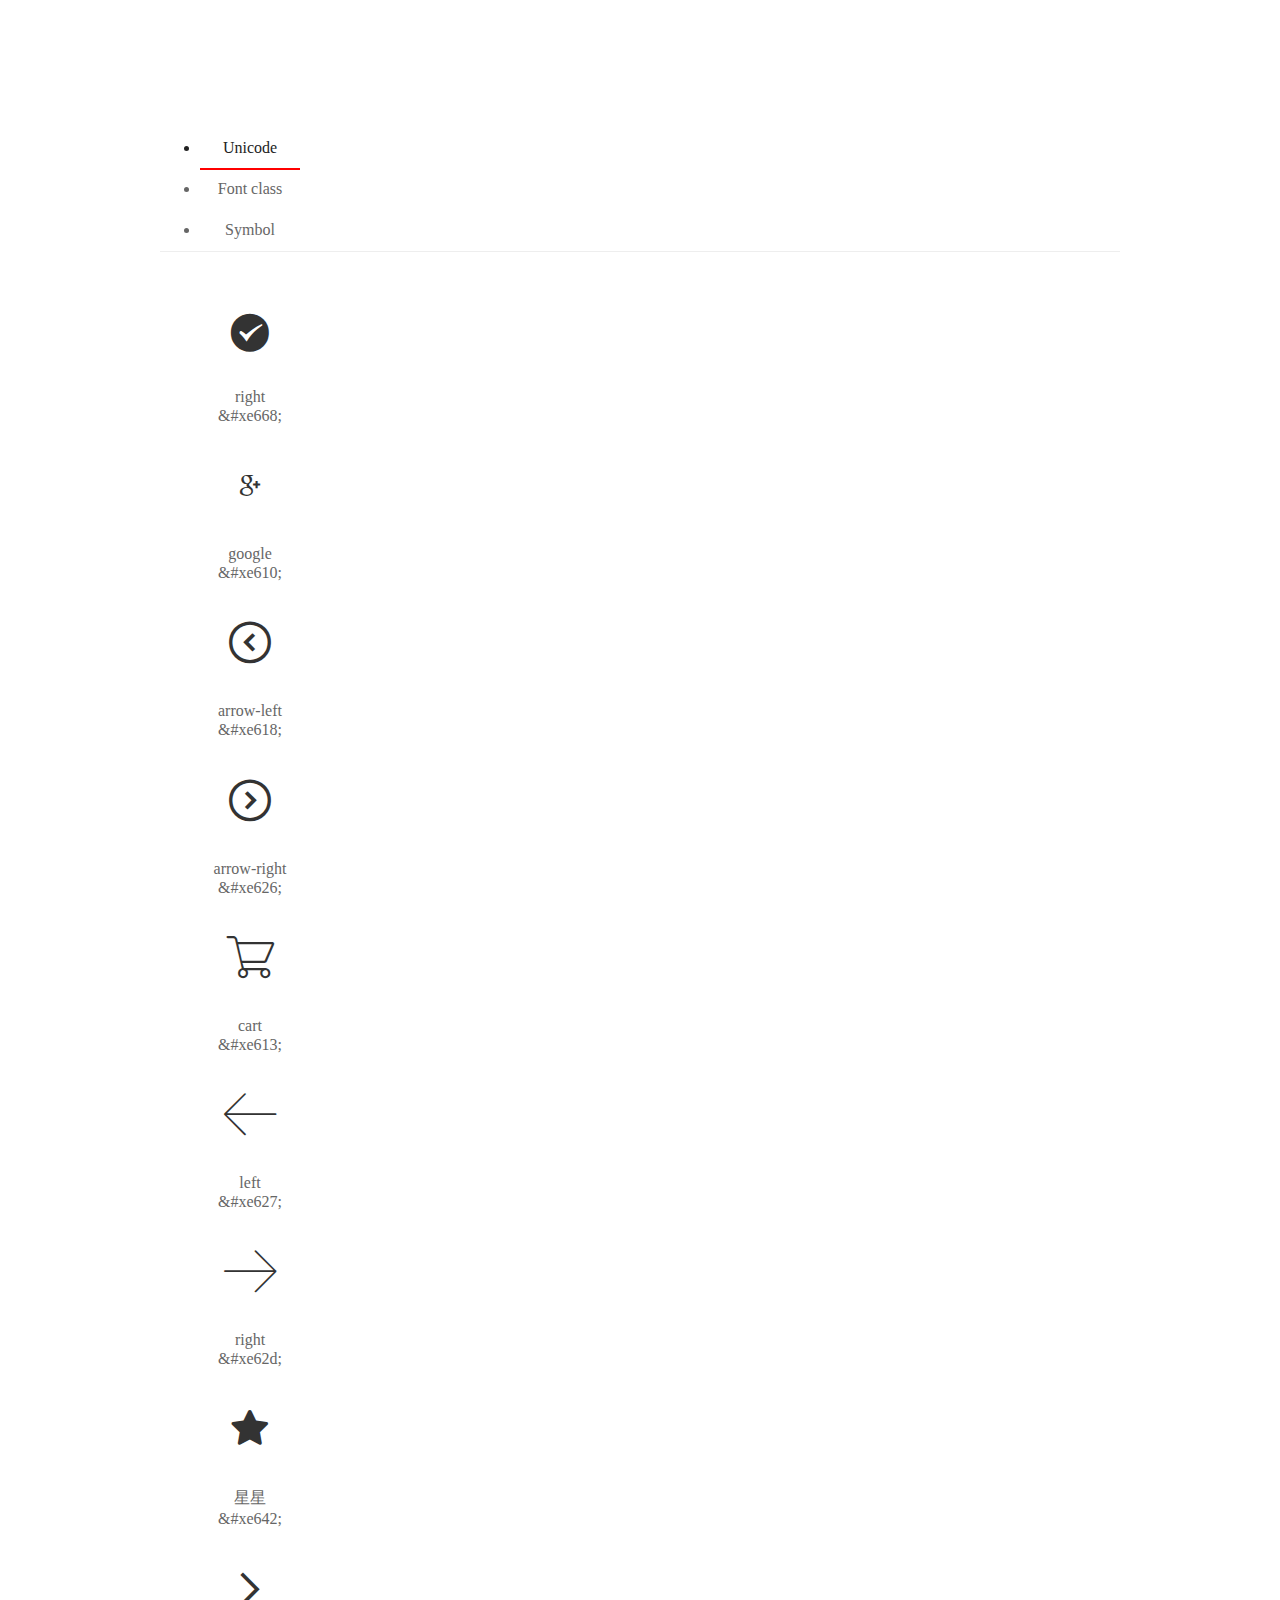
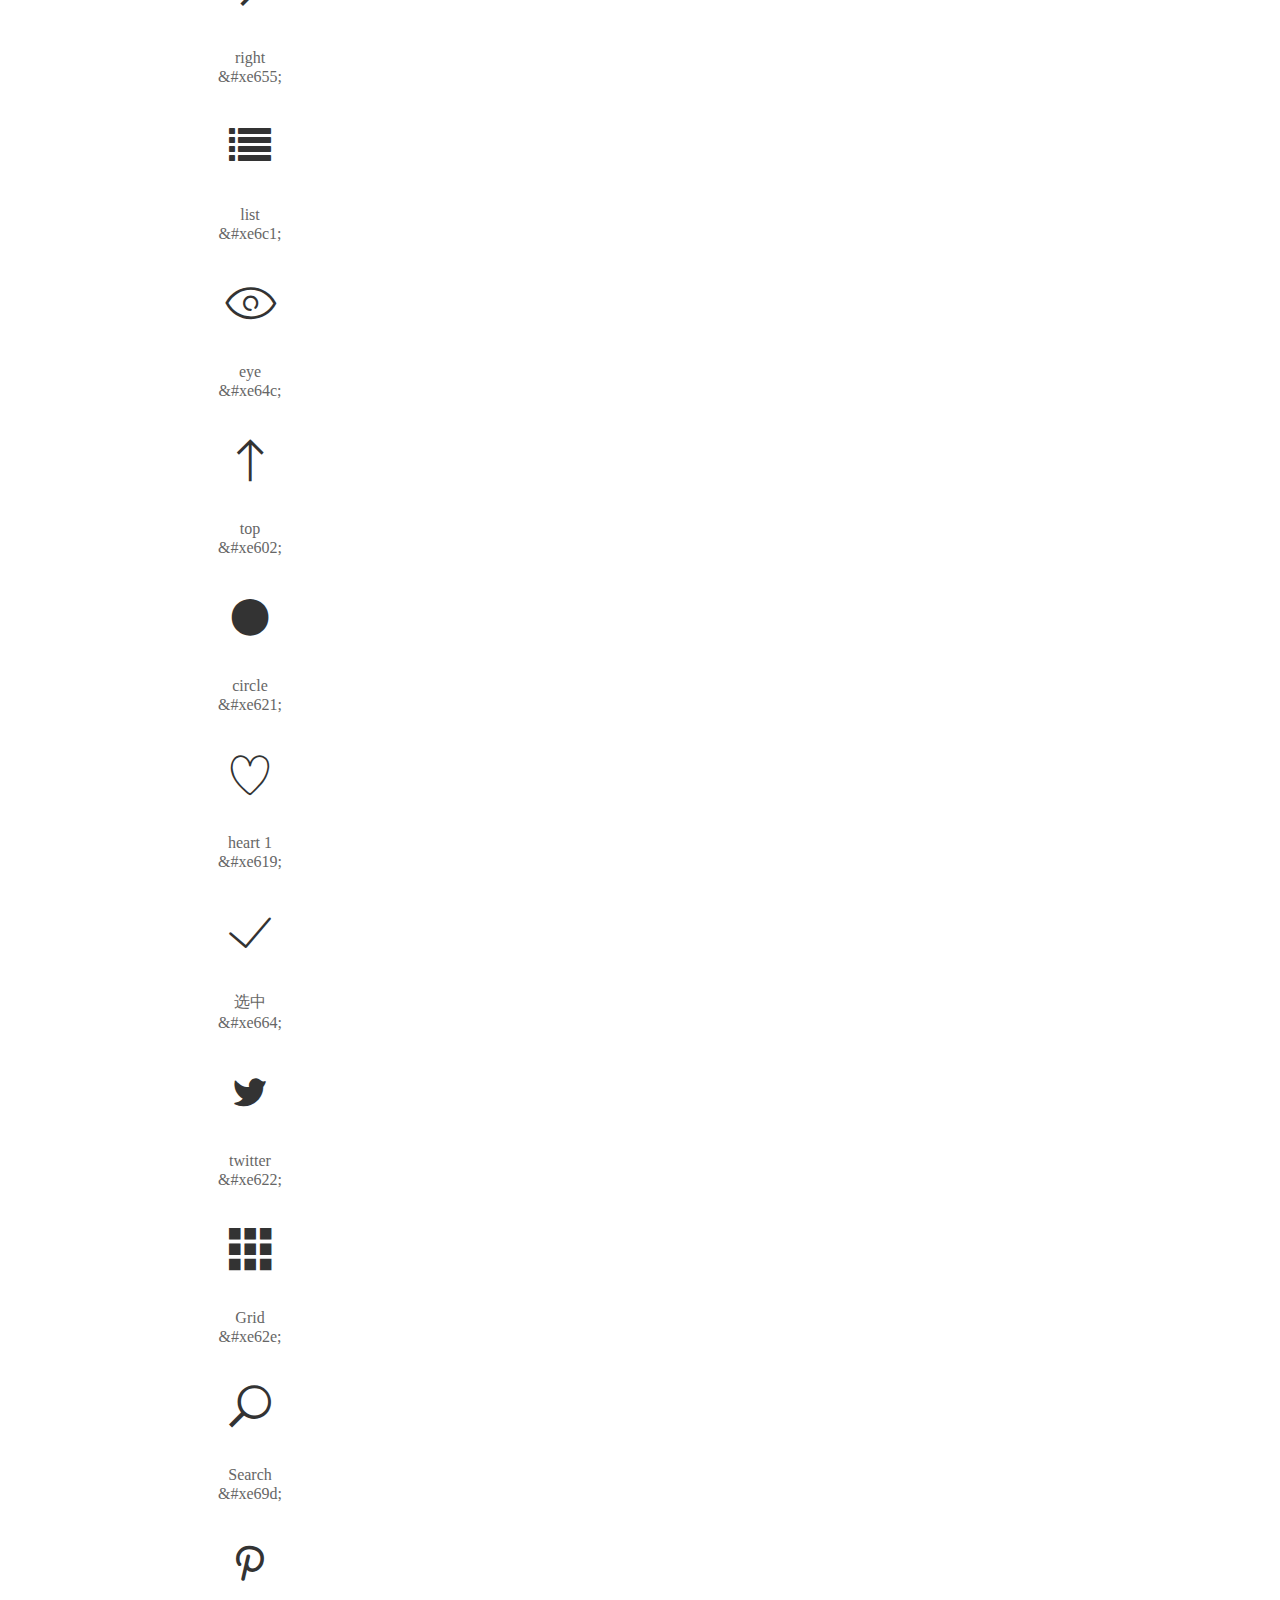
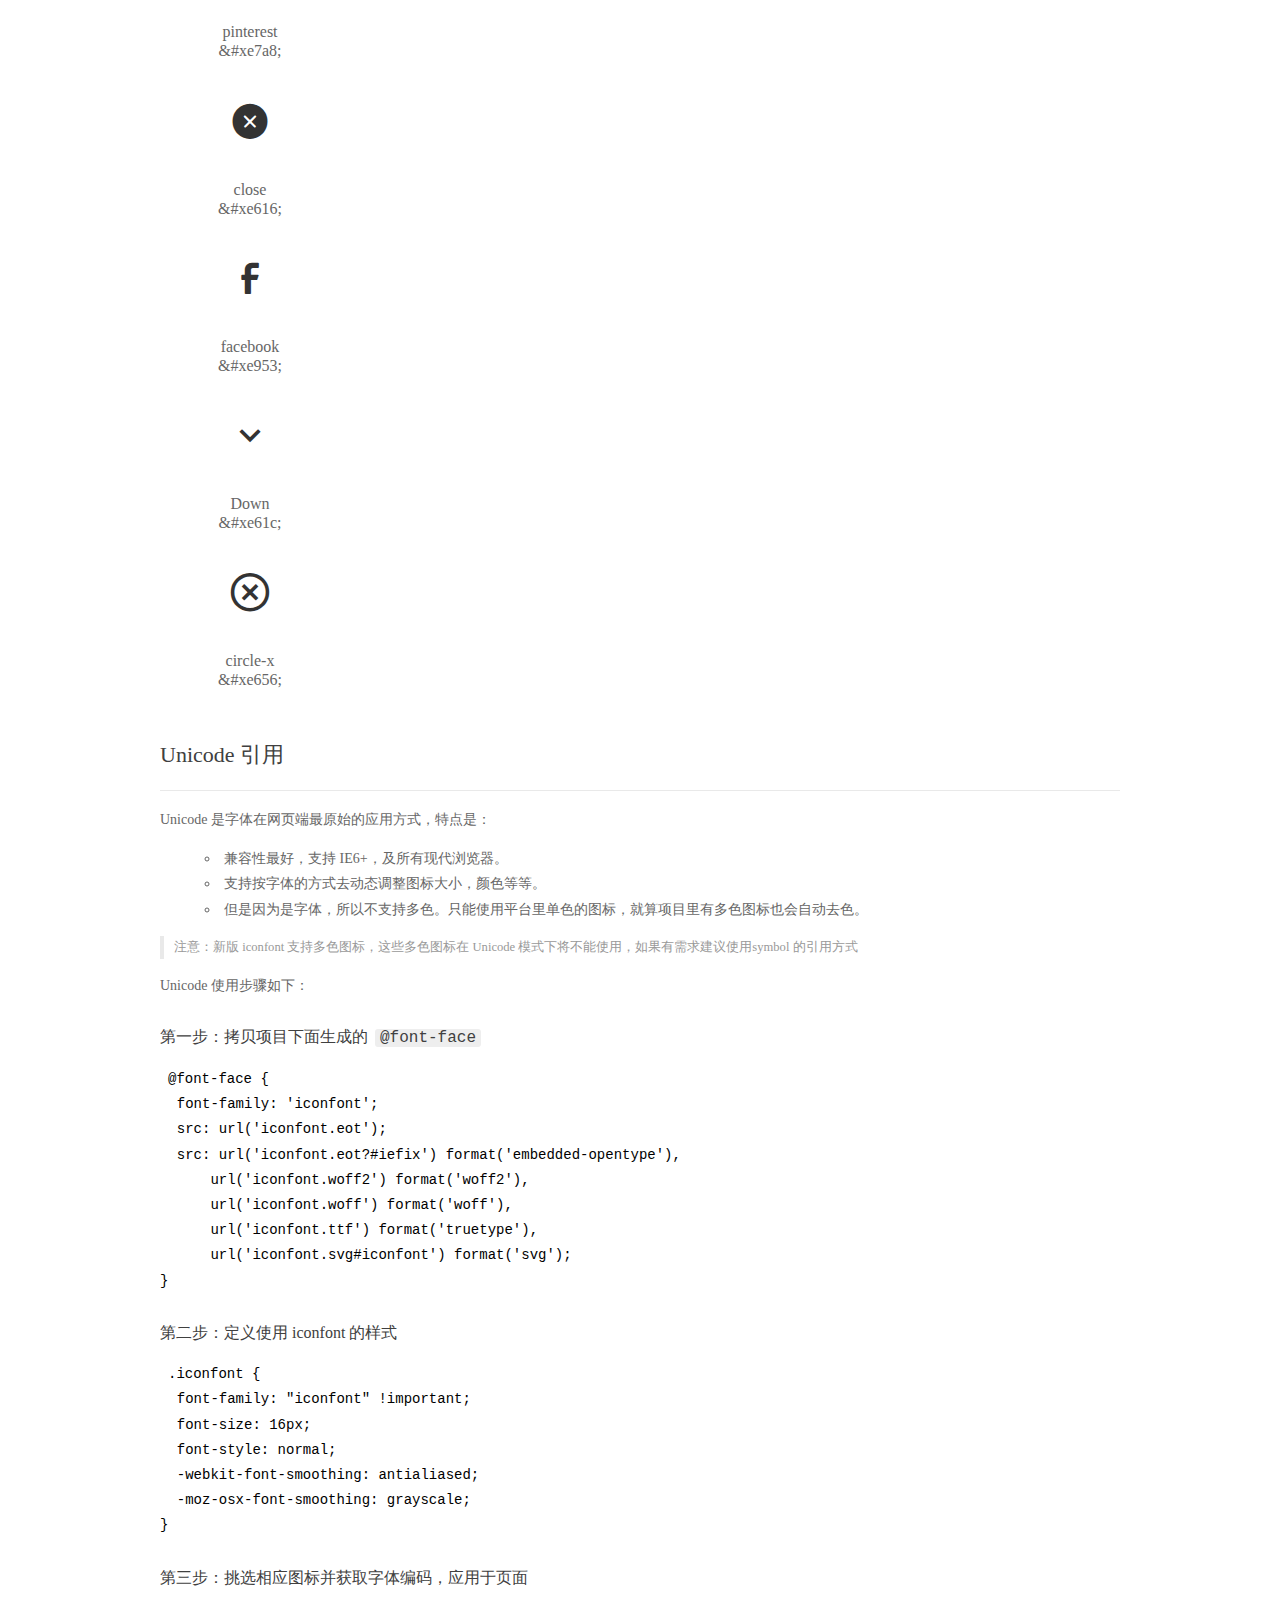
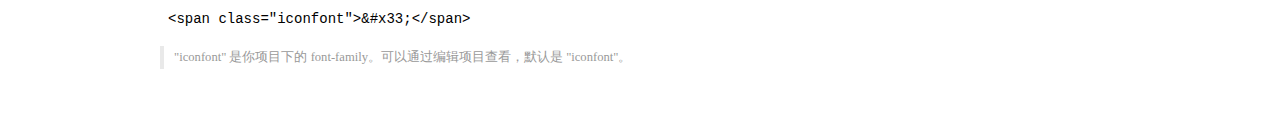
<file: fonts/demo_index.html>
<!DOCTYPE html>
<html>
<head>
  <meta charset="utf-8"/>
  <title>IconFont Demo</title>
  <link rel="shortcut icon" href="https://img.alicdn.com/tps/i4/TB1_oz6GVXXXXaFXpXXJDFnIXXX-64-64.ico" type="image/x-icon"/>
  <link rel="stylesheet" href="https://g.alicdn.com/thx/cube/1.3.2/cube.min.css">
  <link rel="stylesheet" href="demo.css">
  <link rel="stylesheet" href="iconfont.css">
  <script src="iconfont.js"></script>
  <!-- jQuery -->
  <script src="https://a1.alicdn.com/oss/uploads/2018/12/26/7bfddb60-08e8-11e9-9b04-53e73bb6408b.js"></script>
  <!-- 代码高亮 -->
  <script src="https://a1.alicdn.com/oss/uploads/2018/12/26/a3f714d0-08e6-11e9-8a15-ebf944d7534c.js"></script>
</head>
<body>
  <div class="main">
    <h1 class="logo"><a href="https://www.iconfont.cn/" title="iconfont 首页" target="_blank">&#xe86b;</a></h1>
    <div class="nav-tabs">
      <ul id="tabs" class="dib-box">
        <li class="dib active"><span>Unicode</span></li>
        <li class="dib"><span>Font class</span></li>
        <li class="dib"><span>Symbol</span></li>
      </ul>
      
    </div>
    <div class="tab-container">
      <div class="content unicode" style="display: block;">
          <ul class="icon_lists dib-box">
          
            <li class="dib">
              <span class="icon iconfont">&#xe668;</span>
                <div class="name">right</div>
                <div class="code-name">&amp;#xe668;</div>
              </li>
          
            <li class="dib">
              <span class="icon iconfont">&#xe610;</span>
                <div class="name">google</div>
                <div class="code-name">&amp;#xe610;</div>
              </li>
          
            <li class="dib">
              <span class="icon iconfont">&#xe618;</span>
                <div class="name">arrow-left</div>
                <div class="code-name">&amp;#xe618;</div>
              </li>
          
            <li class="dib">
              <span class="icon iconfont">&#xe626;</span>
                <div class="name">arrow-right</div>
                <div class="code-name">&amp;#xe626;</div>
              </li>
          
            <li class="dib">
              <span class="icon iconfont">&#xe613;</span>
                <div class="name">cart</div>
                <div class="code-name">&amp;#xe613;</div>
              </li>
          
            <li class="dib">
              <span class="icon iconfont">&#xe627;</span>
                <div class="name">left</div>
                <div class="code-name">&amp;#xe627;</div>
              </li>
          
            <li class="dib">
              <span class="icon iconfont">&#xe62d;</span>
                <div class="name">right</div>
                <div class="code-name">&amp;#xe62d;</div>
              </li>
          
            <li class="dib">
              <span class="icon iconfont">&#xe642;</span>
                <div class="name">星星</div>
                <div class="code-name">&amp;#xe642;</div>
              </li>
          
            <li class="dib">
              <span class="icon iconfont">&#xe655;</span>
                <div class="name">right</div>
                <div class="code-name">&amp;#xe655;</div>
              </li>
          
            <li class="dib">
              <span class="icon iconfont">&#xe6c1;</span>
                <div class="name">list</div>
                <div class="code-name">&amp;#xe6c1;</div>
              </li>
          
            <li class="dib">
              <span class="icon iconfont">&#xe64c;</span>
                <div class="name">eye</div>
                <div class="code-name">&amp;#xe64c;</div>
              </li>
          
            <li class="dib">
              <span class="icon iconfont">&#xe602;</span>
                <div class="name">top</div>
                <div class="code-name">&amp;#xe602;</div>
              </li>
          
            <li class="dib">
              <span class="icon iconfont">&#xe621;</span>
                <div class="name">circle</div>
                <div class="code-name">&amp;#xe621;</div>
              </li>
          
            <li class="dib">
              <span class="icon iconfont">&#xe619;</span>
                <div class="name">heart 1</div>
                <div class="code-name">&amp;#xe619;</div>
              </li>
          
            <li class="dib">
              <span class="icon iconfont">&#xe664;</span>
                <div class="name">选中</div>
                <div class="code-name">&amp;#xe664;</div>
              </li>
          
            <li class="dib">
              <span class="icon iconfont">&#xe622;</span>
                <div class="name">twitter</div>
                <div class="code-name">&amp;#xe622;</div>
              </li>
          
            <li class="dib">
              <span class="icon iconfont">&#xe62e;</span>
                <div class="name">Grid</div>
                <div class="code-name">&amp;#xe62e;</div>
              </li>
          
            <li class="dib">
              <span class="icon iconfont">&#xe69d;</span>
                <div class="name">Search</div>
                <div class="code-name">&amp;#xe69d;</div>
              </li>
          
            <li class="dib">
              <span class="icon iconfont">&#xe7a8;</span>
                <div class="name">pinterest</div>
                <div class="code-name">&amp;#xe7a8;</div>
              </li>
          
            <li class="dib">
              <span class="icon iconfont">&#xe616;</span>
                <div class="name">close</div>
                <div class="code-name">&amp;#xe616;</div>
              </li>
          
            <li class="dib">
              <span class="icon iconfont">&#xe953;</span>
                <div class="name">facebook</div>
                <div class="code-name">&amp;#xe953;</div>
              </li>
          
            <li class="dib">
              <span class="icon iconfont">&#xe61c;</span>
                <div class="name">Down</div>
                <div class="code-name">&amp;#xe61c;</div>
              </li>
          
            <li class="dib">
              <span class="icon iconfont">&#xe656;</span>
                <div class="name">circle-x</div>
                <div class="code-name">&amp;#xe656;</div>
              </li>
          
          </ul>
          <div class="article markdown">
          <h2 id="unicode-">Unicode 引用</h2>
          <hr>

          <p>Unicode 是字体在网页端最原始的应用方式，特点是：</p>
          <ul>
            <li>兼容性最好，支持 IE6+，及所有现代浏览器。</li>
            <li>支持按字体的方式去动态调整图标大小，颜色等等。</li>
            <li>但是因为是字体，所以不支持多色。只能使用平台里单色的图标，就算项目里有多色图标也会自动去色。</li>
          </ul>
          <blockquote>
            <p>注意：新版 iconfont 支持多色图标，这些多色图标在 Unicode 模式下将不能使用，如果有需求建议使用symbol 的引用方式</p>
          </blockquote>
          <p>Unicode 使用步骤如下：</p>
          <h3 id="-font-face">第一步：拷贝项目下面生成的 <code>@font-face</code></h3>
<pre><code class="language-css"
>@font-face {
  font-family: 'iconfont';
  src: url('iconfont.eot');
  src: url('iconfont.eot?#iefix') format('embedded-opentype'),
      url('iconfont.woff2') format('woff2'),
      url('iconfont.woff') format('woff'),
      url('iconfont.ttf') format('truetype'),
      url('iconfont.svg#iconfont') format('svg');
}
</code></pre>
          <h3 id="-iconfont-">第二步：定义使用 iconfont 的样式</h3>
<pre><code class="language-css"
>.iconfont {
  font-family: "iconfont" !important;
  font-size: 16px;
  font-style: normal;
  -webkit-font-smoothing: antialiased;
  -moz-osx-font-smoothing: grayscale;
}
</code></pre>
          <h3 id="-">第三步：挑选相应图标并获取字体编码，应用于页面</h3>
<pre>
<code class="language-html"
>&lt;span class="iconfont"&gt;&amp;#x33;&lt;/span&gt;
</code></pre>
          <blockquote>
            <p>"iconfont" 是你项目下的 font-family。可以通过编辑项目查看，默认是 "iconfont"。</p>
          </blockquote>
          </div>
      </div>
      <div class="content font-class">
        <ul class="icon_lists dib-box">
          
          <li class="dib">
            <span class="icon iconfont icon-right"></span>
            <div class="name">
              right
            </div>
            <div class="code-name">.icon-right
            </div>
          </li>
          
          <li class="dib">
            <span class="icon iconfont icon-weibiaoti503"></span>
            <div class="name">
              google
            </div>
            <div class="code-name">.icon-weibiaoti503
            </div>
          </li>
          
          <li class="dib">
            <span class="icon iconfont icon-arrowleft"></span>
            <div class="name">
              arrow-left
            </div>
            <div class="code-name">.icon-arrowleft
            </div>
          </li>
          
          <li class="dib">
            <span class="icon iconfont icon-arrowright"></span>
            <div class="name">
              arrow-right
            </div>
            <div class="code-name">.icon-arrowright
            </div>
          </li>
          
          <li class="dib">
            <span class="icon iconfont icon-cart"></span>
            <div class="name">
              cart
            </div>
            <div class="code-name">.icon-cart
            </div>
          </li>
          
          <li class="dib">
            <span class="icon iconfont icon-left"></span>
            <div class="name">
              left
            </div>
            <div class="code-name">.icon-left
            </div>
          </li>
          
          <li class="dib">
            <span class="icon iconfont icon-right1"></span>
            <div class="name">
              right
            </div>
            <div class="code-name">.icon-right1
            </div>
          </li>
          
          <li class="dib">
            <span class="icon iconfont icon-xingxing"></span>
            <div class="name">
              星星
            </div>
            <div class="code-name">.icon-xingxing
            </div>
          </li>
          
          <li class="dib">
            <span class="icon iconfont icon-right2"></span>
            <div class="name">
              right
            </div>
            <div class="code-name">.icon-right2
            </div>
          </li>
          
          <li class="dib">
            <span class="icon iconfont icon-list"></span>
            <div class="name">
              list
            </div>
            <div class="code-name">.icon-list
            </div>
          </li>
          
          <li class="dib">
            <span class="icon iconfont icon-eye"></span>
            <div class="name">
              eye
            </div>
            <div class="code-name">.icon-eye
            </div>
          </li>
          
          <li class="dib">
            <span class="icon iconfont icon-fanhuidingbu"></span>
            <div class="name">
              top
            </div>
            <div class="code-name">.icon-fanhuidingbu
            </div>
          </li>
          
          <li class="dib">
            <span class="icon iconfont icon-circle"></span>
            <div class="name">
              circle
            </div>
            <div class="code-name">.icon-circle
            </div>
          </li>
          
          <li class="dib">
            <span class="icon iconfont icon-heart"></span>
            <div class="name">
              heart 1
            </div>
            <div class="code-name">.icon-heart
            </div>
          </li>
          
          <li class="dib">
            <span class="icon iconfont icon-xuanzhong"></span>
            <div class="name">
              选中
            </div>
            <div class="code-name">.icon-xuanzhong
            </div>
          </li>
          
          <li class="dib">
            <span class="icon iconfont icon-twitter"></span>
            <div class="name">
              twitter
            </div>
            <div class="code-name">.icon-twitter
            </div>
          </li>
          
          <li class="dib">
            <span class="icon iconfont icon-Grid"></span>
            <div class="name">
              Grid
            </div>
            <div class="code-name">.icon-Grid
            </div>
          </li>
          
          <li class="dib">
            <span class="icon iconfont icon-Search"></span>
            <div class="name">
              Search
            </div>
            <div class="code-name">.icon-Search
            </div>
          </li>
          
          <li class="dib">
            <span class="icon iconfont icon-pinterest"></span>
            <div class="name">
              pinterest
            </div>
            <div class="code-name">.icon-pinterest
            </div>
          </li>
          
          <li class="dib">
            <span class="icon iconfont icon-close"></span>
            <div class="name">
              close
            </div>
            <div class="code-name">.icon-close
            </div>
          </li>
          
          <li class="dib">
            <span class="icon iconfont icon-facebook"></span>
            <div class="name">
              facebook
            </div>
            <div class="code-name">.icon-facebook
            </div>
          </li>
          
          <li class="dib">
            <span class="icon iconfont icon-Down"></span>
            <div class="name">
              Down
            </div>
            <div class="code-name">.icon-Down
            </div>
          </li>
          
          <li class="dib">
            <span class="icon iconfont icon-circle-x"></span>
            <div class="name">
              circle-x
            </div>
            <div class="code-name">.icon-circle-x
            </div>
          </li>
          
        </ul>
        <div class="article markdown">
        <h2 id="font-class-">font-class 引用</h2>
        <hr>

        <p>font-class 是 Unicode 使用方式的一种变种，主要是解决 Unicode 书写不直观，语意不明确的问题。</p>
        <p>与 Unicode 使用方式相比，具有如下特点：</p>
        <ul>
          <li>兼容性良好，支持 IE8+，及所有现代浏览器。</li>
          <li>相比于 Unicode 语意明确，书写更直观。可以很容易分辨这个 icon 是什么。</li>
          <li>因为使用 class 来定义图标，所以当要替换图标时，只需要修改 class 里面的 Unicode 引用。</li>
          <li>不过因为本质上还是使用的字体，所以多色图标还是不支持的。</li>
        </ul>
        <p>使用步骤如下：</p>
        <h3 id="-fontclass-">第一步：引入项目下面生成的 fontclass 代码：</h3>
<pre><code class="language-html">&lt;link rel="stylesheet" href="./iconfont.css"&gt;
</code></pre>
        <h3 id="-">第二步：挑选相应图标并获取类名，应用于页面：</h3>
<pre><code class="language-html">&lt;span class="iconfont icon-xxx"&gt;&lt;/span&gt;
</code></pre>
        <blockquote>
          <p>"
            iconfont" 是你项目下的 font-family。可以通过编辑项目查看，默认是 "iconfont"。</p>
        </blockquote>
      </div>
      </div>
      <div class="content symbol">
          <ul class="icon_lists dib-box">
          
            <li class="dib">
                <svg class="icon svg-icon" aria-hidden="true">
                  <use xlink:href="#icon-right"></use>
                </svg>
                <div class="name">right</div>
                <div class="code-name">#icon-right</div>
            </li>
          
            <li class="dib">
                <svg class="icon svg-icon" aria-hidden="true">
                  <use xlink:href="#icon-weibiaoti503"></use>
                </svg>
                <div class="name">google</div>
                <div class="code-name">#icon-weibiaoti503</div>
            </li>
          
            <li class="dib">
                <svg class="icon svg-icon" aria-hidden="true">
                  <use xlink:href="#icon-arrowleft"></use>
                </svg>
                <div class="name">arrow-left</div>
                <div class="code-name">#icon-arrowleft</div>
            </li>
          
            <li class="dib">
                <svg class="icon svg-icon" aria-hidden="true">
                  <use xlink:href="#icon-arrowright"></use>
                </svg>
                <div class="name">arrow-right</div>
                <div class="code-name">#icon-arrowright</div>
            </li>
          
            <li class="dib">
                <svg class="icon svg-icon" aria-hidden="true">
                  <use xlink:href="#icon-cart"></use>
                </svg>
                <div class="name">cart</div>
                <div class="code-name">#icon-cart</div>
            </li>
          
            <li class="dib">
                <svg class="icon svg-icon" aria-hidden="true">
                  <use xlink:href="#icon-left"></use>
                </svg>
                <div class="name">left</div>
                <div class="code-name">#icon-left</div>
            </li>
          
            <li class="dib">
                <svg class="icon svg-icon" aria-hidden="true">
                  <use xlink:href="#icon-right1"></use>
                </svg>
                <div class="name">right</div>
                <div class="code-name">#icon-right1</div>
            </li>
          
            <li class="dib">
                <svg class="icon svg-icon" aria-hidden="true">
                  <use xlink:href="#icon-xingxing"></use>
                </svg>
                <div class="name">星星</div>
                <div class="code-name">#icon-xingxing</div>
            </li>
          
            <li class="dib">
                <svg class="icon svg-icon" aria-hidden="true">
                  <use xlink:href="#icon-right2"></use>
                </svg>
                <div class="name">right</div>
                <div class="code-name">#icon-right2</div>
            </li>
          
            <li class="dib">
                <svg class="icon svg-icon" aria-hidden="true">
                  <use xlink:href="#icon-list"></use>
                </svg>
                <div class="name">list</div>
                <div class="code-name">#icon-list</div>
            </li>
          
            <li class="dib">
                <svg class="icon svg-icon" aria-hidden="true">
                  <use xlink:href="#icon-eye"></use>
                </svg>
                <div class="name">eye</div>
                <div class="code-name">#icon-eye</div>
            </li>
          
            <li class="dib">
                <svg class="icon svg-icon" aria-hidden="true">
                  <use xlink:href="#icon-fanhuidingbu"></use>
                </svg>
                <div class="name">top</div>
                <div class="code-name">#icon-fanhuidingbu</div>
            </li>
          
            <li class="dib">
                <svg class="icon svg-icon" aria-hidden="true">
                  <use xlink:href="#icon-circle"></use>
                </svg>
                <div class="name">circle</div>
                <div class="code-name">#icon-circle</div>
            </li>
          
            <li class="dib">
                <svg class="icon svg-icon" aria-hidden="true">
                  <use xlink:href="#icon-heart"></use>
                </svg>
                <div class="name">heart 1</div>
                <div class="code-name">#icon-heart</div>
            </li>
          
            <li class="dib">
                <svg class="icon svg-icon" aria-hidden="true">
                  <use xlink:href="#icon-xuanzhong"></use>
                </svg>
                <div class="name">选中</div>
                <div class="code-name">#icon-xuanzhong</div>
            </li>
          
            <li class="dib">
                <svg class="icon svg-icon" aria-hidden="true">
                  <use xlink:href="#icon-twitter"></use>
                </svg>
                <div class="name">twitter</div>
                <div class="code-name">#icon-twitter</div>
            </li>
          
            <li class="dib">
                <svg class="icon svg-icon" aria-hidden="true">
                  <use xlink:href="#icon-Grid"></use>
                </svg>
                <div class="name">Grid</div>
                <div class="code-name">#icon-Grid</div>
            </li>
          
            <li class="dib">
                <svg class="icon svg-icon" aria-hidden="true">
                  <use xlink:href="#icon-Search"></use>
                </svg>
                <div class="name">Search</div>
                <div class="code-name">#icon-Search</div>
            </li>
          
            <li class="dib">
                <svg class="icon svg-icon" aria-hidden="true">
                  <use xlink:href="#icon-pinterest"></use>
                </svg>
                <div class="name">pinterest</div>
                <div class="code-name">#icon-pinterest</div>
            </li>
          
            <li class="dib">
                <svg class="icon svg-icon" aria-hidden="true">
                  <use xlink:href="#icon-close"></use>
                </svg>
                <div class="name">close</div>
                <div class="code-name">#icon-close</div>
            </li>
          
            <li class="dib">
                <svg class="icon svg-icon" aria-hidden="true">
                  <use xlink:href="#icon-facebook"></use>
                </svg>
                <div class="name">facebook</div>
                <div class="code-name">#icon-facebook</div>
            </li>
          
            <li class="dib">
                <svg class="icon svg-icon" aria-hidden="true">
                  <use xlink:href="#icon-Down"></use>
                </svg>
                <div class="name">Down</div>
                <div class="code-name">#icon-Down</div>
            </li>
          
            <li class="dib">
                <svg class="icon svg-icon" aria-hidden="true">
                  <use xlink:href="#icon-circle-x"></use>
                </svg>
                <div class="name">circle-x</div>
                <div class="code-name">#icon-circle-x</div>
            </li>
          
          </ul>
          <div class="article markdown">
          <h2 id="symbol-">Symbol 引用</h2>
          <hr>

          <p>这是一种全新的使用方式，应该说这才是未来的主流，也是平台目前推荐的用法。相关介绍可以参考这篇<a href="">文章</a>
            这种用法其实是做了一个 SVG 的集合，与另外两种相比具有如下特点：</p>
          <ul>
            <li>支持多色图标了，不再受单色限制。</li>
            <li>通过一些技巧，支持像字体那样，通过 <code>font-size</code>, <code>color</code> 来调整样式。</li>
            <li>兼容性较差，支持 IE9+，及现代浏览器。</li>
            <li>浏览器渲染 SVG 的性能一般，还不如 png。</li>
          </ul>
          <p>使用步骤如下：</p>
          <h3 id="-symbol-">第一步：引入项目下面生成的 symbol 代码：</h3>
<pre><code class="language-html">&lt;script src="./iconfont.js"&gt;&lt;/script&gt;
</code></pre>
          <h3 id="-css-">第二步：加入通用 CSS 代码（引入一次就行）：</h3>
<pre><code class="language-html">&lt;style&gt;
.icon {
  width: 1em;
  height: 1em;
  vertical-align: -0.15em;
  fill: currentColor;
  overflow: hidden;
}
&lt;/style&gt;
</code></pre>
          <h3 id="-">第三步：挑选相应图标并获取类名，应用于页面：</h3>
<pre><code class="language-html">&lt;svg class="icon" aria-hidden="true"&gt;
  &lt;use xlink:href="#icon-xxx"&gt;&lt;/use&gt;
&lt;/svg&gt;
</code></pre>
          </div>
      </div>

    </div>
  </div>
  <script>
  $(document).ready(function () {
      $('.tab-container .content:first').show()

      $('#tabs li').click(function (e) {
        var tabContent = $('.tab-container .content')
        var index = $(this).index()

        if ($(this).hasClass('active')) {
          return
        } else {
          $('#tabs li').removeClass('active')
          $(this).addClass('active')

          tabContent.hide().eq(index).fadeIn()
        }
      })
    })
  </script>
</body>
</html>
</file>
<file: css/common.css>
* {
    margin: 0;
    padding: 0;
}

body {
    overflow-x: hidden;
    background-color: #efefef;
}

a {
    text-decoration: none;
    color: #fff;
    font-size: 12px;
}

ul, ol {
    list-style: none;
}

img {
    vertical-align: center;
}

.header {
    background-color: #272727;
    height: 30px;
}

.container {
    width: 1170px;
    margin: 0 auto;
}

.container-fluid {
    width: 100%;
}

.fl {
    float: left;
}

.fr {
    float: right;
}

.clearfix::after {
    content: '';
    display: block;
    clear: both;
}

.table-row {
    width: 100%;
    border-bottom: 1px solid #ebebeb;
}

.table-row::after {
    content: "";
    display: block;
    clear: both;
}

.table-cell {
    float: left;
    text-align: center;
    box-sizing: border-box;
}

.table-cell[class*='col-4'] {
    width: 40%;
}

.table-cell[class*='col-1'] {
    width: 15%;
}

.table-cell[class*='col-3'] {
    width: 30%;
}

.table-cell[class*='col-6'] {
    width: 60%;
}

.table-cell[class*='col-5'] {
    width: 50%;
}

.table-cell[class*='col-25'] {
    width: 25%;
}

.table-cell[class*='col-75'] {
    width: 75%;
}
</file>
<file: css/header.css>
.login a, .language a {
    line-height: 30px;
    transition: all 0.5s;
}

.login a:hover, .language a:hover {
    color: #e2214b;
}

.login span, .language span {
    color: #fff;
}

.login .iconfont, .language .iconfont {
    font-size: 20px;
    vertical-align: bottom;
}

.login .usd, .language .usd {
    position: relative;
}

.login .usd:hover ul, .language .usd:hover ul {
    display: block;
    margin-top: 0px;
    top: 40px;
    opacity: 1;
    z-index: 2;
}

.login .usd ul, .language .usd ul {
    z-index: -1;
    position: absolute;
    top: 30px;
    right: 0px;
    width: 100px;
    height: 89px;
    background-color: #272727;
    margin-top: 20px;
    opacity: 0;
    transition: all 0.5s;
    text-align: right;
    padding: 5px 20px 0 0;
}

.login .usd ul li, .language .usd ul li {
    height: 25px;
}

.login .usd ul li a, .language .usd ul li a {
    line-height: 30px;
    transition: all 0.5s;
}

.login .usd ul li a:hover, .language .usd ul li a:hover {
    color: #e2214b;
}

.login .usd ul::before, .language .usd ul::before {
    content: "";
    height: 10px;
    width: 10px;
    background-color: #272727;
    position: absolute;
    top: -5px;
    right: 20px;
    transform: rotate(45deg);
}

.language a {
    margin-left: 10px;
}

/* 导航栏 */

.nav {
    background-color: #fff;
    height: 120px;
}

.nav .container {
    height: 100%;
}

.nav .logo {
    height: 100%;
    line-height: 140px;
    margin-right: 80px;
}

.nav .menu {
    height: 100%;
}

.nav .menu li {
    height: 100%;
    float: left;
    margin-right: 50px;
    position: relative;
    overflow: hidden;
}

.nav .menu li a {
    color: #272727;
    font-size: 14px;
    letter-spacing: 1.5px;
    line-height: 120px;
}

.nav .menu li:hover .bdbottom {
    left: 0;
}

.nav .menu li .bdbottom {
    width: 31px;
    height: 3px;
    position: absolute;
    bottom: 45px;
    left: -31px;
    background-color: #e2214b;
    transition: all 0.5s;
}

.nav .menu li .active {
    left: 0px !important;
}

.nav .search_cart {
    height: 100%;
    position: relative;
    z-index: 1;
}

.nav .search_cart .cart {
    position: relative;
    margin-right: 30px;
    width: 79px;
    cursor: pointer;
    text-align: center;
    transition: all 0.5s;
}

.nav .search_cart .cart span {
    position: absolute;
    display: block;
    right: 15px;
    top: 40px;
    width: 20px;
    height: 20px;
    border-radius: 50%;
    background-color: #e2214b;
    text-align: center;
    color: #fff;
    font-size: 13px;
    font-weight: bold;
}

.nav .search_cart .cart .cart-content {
    visibility: hidden;
    position: absolute;
    opacity: 0;
    right: 0;
    top: 140px;
    transition: all 1s;
    margin-top: 24px;
    z-index: 99;
    width: 288px;
    height: 359px;
    background-color: #fff;
    box-shadow: 0 0 4px rgba(0, 0, 0, 0.5);
}

.nav .search_cart .cart .cart-content::before {
    content: "";
    height: 10px;
    width: 10px;
    background-color: #fff;
    position: absolute;
    top: -5px;
    right: 20px;
    transform: rotate(45deg);
}

.nav .search_cart .cart .conactive {
    transform: translateY(-20px);
    visibility: visible;
    opacity: 1;
}

.nav .search_cart .cart-bgc {
    background-color: #414141;
}

.nav .search_cart .search-input {
    position: relative;
    left: 0px;
    top: 25px;
    width: 860px;
    height: 70px;
    overflow: hidden;
    visibility: hidden;
    transition: all 4s;
    z-index: -1;
}

.nav .search_cart .search-input input {
    opacity: 1;
    position: absolute;
    left: 0;
    outline: 0;
    border: 0;
    width: 100%;
    height: 100%;
    background-color: #f2f2f2;
    font-size: 30px;
    font-weight: bold;
    color: #aeaeae;
    padding-left: 15px;
    transition: all 0.5s;
}

.nav .search_cart .w860 {
    visibility: visible;
    left: -825px;
    transition: all 0s;
}

.nav .search_cart .iptactive {
    left: 860px !important;
    opacity: 0 !important;
}

.nav .search_cart>div {
    width: 40px;
    height: 100%;
    margin-left: 40px;
}

.nav .search_cart>div i {
    font-size: 20px;
    color: #a39d9e;
    line-height: 120px;
    cursor: pointer;
}

.nav .search_cart>div .icon-Search {
    position: absolute;
    top: 0;
}
</file>
<file: css/footer.css>
/*   subscribe   */

.subscribe {
    margin-top: 200px;
    padding: 205px 0 210px;
    background: url("../img/subscribe-bg.jpg") no-repeat center;
}

.subscribe .email {
    text-align: center;
    height: 158px;
    color: #fff;
}

.subscribe .email h1 {
    font-size: 28px;
}

.subscribe .email p {
    color: #9b9b9c;
    font-size: 14px;
    margin: 10px 0 50px 0;
}

.subscribe .email input {
    border: 0;
    outline: 0;
    color: #333;
    font-size: 12px;
    height: 36px;
    width: 470px;
    padding: 0 15px;
}

.subscribe .email a {
    display: inline-block;
    width: 100px;
    height: 36px;
    background-color: #272727;
    vertical-align: top;
    font-size: 14px;
    line-height: 36px;
    transition: all 0.3s;
}

.subscribe .email a:hover {
    background-color: #e2214b;
    color: #fff;
}

/*   brand  */

.brand {
    padding: 112px 0;
}

.brand .container {
    position: relative;
}

.brand .text {
    color: #212121;
    font-size: 36px;
    font-weight: bold;
    margin-right: 150px;
}

.brand .brand-list {
    width: 754px;
    height: 86px;
    overflow: hidden;
    position: relative;
}

.brand .brand-list ul {
    position: absolute;
    left: -194px;
    width: 800%;
}

.brand .brand-list li {
    float: left;
    margin-right: 24px;
}

.brand .brand-control {
    position: absolute;
    top: 25%;
    width: 100%;
}

.brand .brand-control button {
    outline: 0;
    border: 0;
    cursor: pointer;
}

.brand .brand-control .next {
    float: right;
    margin-right: 50px;
}

.brand .brand-control .prev {
    float: left;
    margin-left: 220px;
}

.brand .brand-control i {
    font-size: 30px;
    color: #9b9b9c;
}

.brand .brand-control .icon-right {
    font-size: 32px;
}

/*  footer  */

.footer-top {
    background-color: #272727;
    padding: 64px 0;
    color: #9b9b9c;
    font-size: 14px;
    line-height: 30px;
}

.footer-top li {
    width: 25%;
    float: left;
}

.footer-top p {
    margin-top: 15px;
    margin-bottom: 20px;
}

.footer-top h3 {
    margin-bottom: 40px;
}

.footer-top .shop a, .footer-top .collection a {
    display: block;
    color: #9b9b9c;
    font-size: 14px;
    line-height: 30px;
    transition: all 0.5s;
    line-height: 24px;
}

.footer-top .shop a:hover, .footer-top .collection a:hover {
    color: #e2214b;
}

.footer-top .logo i {
    font-size: 28px;
    margin-right: 50px;
    line-height: 30px;
    transition: all 0.5s;
}

.footer-top .logo i:hover {
    color: #e2214b;
}

.footer-bottom {
    padding: 24px 0;
    background-color: #333;
    font-size: 12px;
    color: #9b9b9c;
}

.footer-bottom a {
    font-size: 12px;
    margin: 5px;
    line-height: 30px;
    transition: all 0.5s;
}

.footer-bottom a:hover {
    color: #e2214b;
}
</file>
<file: fonts/iconfont.css>
@font-face {font-family: "iconfont";
  src: url('iconfont.eot?t=1597629524683'); /* IE9 */
  src: url('iconfont.eot?t=1597629524683#iefix') format('embedded-opentype'), /* IE6-IE8 */
  url('[data-uri]') format('woff2'),
  url('iconfont.woff?t=1597629524683') format('woff'),
  url('iconfont.ttf?t=1597629524683') format('truetype'), /* chrome, firefox, opera, Safari, Android, iOS 4.2+ */
  url('iconfont.svg?t=1597629524683#iconfont') format('svg'); /* iOS 4.1- */
}

.iconfont {
  font-family: "iconfont" !important;
  font-size: 16px;
  font-style: normal;
  -webkit-font-smoothing: antialiased;
  -moz-osx-font-smoothing: grayscale;
}

.icon-right:before {
  content: "\e668";
}

.icon-weibiaoti503:before {
  content: "\e610";
}

.icon-arrowleft:before {
  content: "\e618";
}

.icon-arrowright:before {
  content: "\e626";
}

.icon-cart:before {
  content: "\e613";
}

.icon-left:before {
  content: "\e627";
}

.icon-right1:before {
  content: "\e62d";
}

.icon-xingxing:before {
  content: "\e642";
}

.icon-right2:before {
  content: "\e655";
}

.icon-list:before {
  content: "\e6c1";
}

.icon-eye:before {
  content: "\e64c";
}

.icon-fanhuidingbu:before {
  content: "\e602";
}

.icon-circle:before {
  content: "\e621";
}

.icon-heart:before {
  content: "\e619";
}

.icon-xuanzhong:before {
  content: "\e664";
}

.icon-twitter:before {
  content: "\e622";
}

.icon-Grid:before {
  content: "\e62e";
}

.icon-Search:before {
  content: "\e69d";
}

.icon-pinterest:before {
  content: "\e7a8";
}

.icon-close:before {
  content: "\e616";
}

.icon-facebook:before {
  content: "\e953";
}

.icon-Down:before {
  content: "\e61c";
}

.icon-circle-x:before {
  content: "\e656";
}
</file>
<file: css/blog.css>
.blog-banner {
  background: url("../img/page-banner.jpg") no-repeat center;
  padding: 143px 0;
  margin-bottom: 80px;
}

.blog-banner h1 {
  color: #fff;
  font-size: 56px;
  font-style: italic;
  text-align: center;
}

.blog .blog-list {
  width: 970px;
  margin-left: 8.3%;
}

.blog .blog-list .load-more {
  display: inline-block;
  width: 100%;
  color: #e2214b;
  background-color: #fff;
  font-size: 38px;
  text-align: center;
  height: 60px;
}

.blog .blog-item {
  margin-bottom: 56px;
}

.blog .blog-item:hover .cover {
  opacity: 0.6;
}

.blog .blog-item:hover .detail {
  transform: scale(1);
}

.blog .blog-img {
  position: relative;
}

.blog .blog-img img {
  vertical-align: bottom;
}

.blog .blog-img .cover {
  position: absolute;
  top: 0;
  top: 0;
  width: 100%;
  height: 100%;
  opacity: 0;
  background-color: #272727;
  transition: all 0.3s;
}

.blog .blog-img a {
  position: absolute;
  left: 40%;
  top: 45%;
  display: block;
  border: 2px solid #fff;
  color: #fff;
  text-align: center;
  width: 170px;
  line-height: 30px;
  transition: all 0.3s;
  z-index: 1;
  transform: scale(0);
}

.blog .blog-img a:hover {
  color: #db2559;
  background-color: #fff;
}

.blog .blog-info {
  background-color: #fff;
  padding: 32px 37px 20px;
}

.blog .blog-info .blog-cate a {
  display: block;
  color: #fff;
  background-color: #d90d4e;
  font-size: 18px;
  font-weight: bold;
  line-height: 24px;
  border-radius: 2px;
  text-align: center;
  padding: 0 10px;
  float: left;
}

.blog .blog-info .blog-cate .comment {
  float: right;
  color: #9b9b9c;
  font-size: 14px;
}

.blog .blog-info h2 {
  cursor: pointer;
  color: #272727;
  font-size: 34px;
  line-height: 38px;
  margin: 16px 0 21px;
  transition: all 0.3s;
}

.blog .blog-info h2:hover {
  color: #db2559;
}

.blog .blog-info .author-date {
  color: #9b9b9c;
  font-size: 18px;
  margin-bottom: 16px;
}

.blog .blog-info .author-date span {
  cursor: pointer;
  font-weight: bold;
  transition: all 0.3s;
}

.blog .blog-info .author-date span:hover {
  color: #db2559;
}

.blog .blog-info p {
  color: #272727;
  font-size: 13px;
  line-height: 22px;
}
</file>
<file: css/cart.css>
/*     process     */
.process {
  padding: 56px;
  margin-top: 72px;
  background-color: #fff;
  box-sizing: border-box;
}

.process .process-tabs {
  width: 570px;
  margin: 0 auto;
}

.process .process-tabs li {
  float: left;
  cursor: pointer;
}

.process .process-tabs li p {
  color: #9b9b9c;
  text-align: center;
}

.process .process-tabs li:nth-of-type(2) {
  margin: 0 220px;
  position: relative;
}

.process .process-tabs li:nth-of-type(2)::after {
  content: "";
  display: block;
  width: 200px;
  height: 2px;
  background-color: #efefef;
  position: absolute;
  left: -210px;
  top: 20px;
}

.process .process-tabs li:nth-of-type(2)::before {
  content: "";
  display: block;
  width: 200px;
  height: 2px;
  background-color: #efefef;
  position: absolute;
  left: 50px;
  top: 20px;
}

.process .process-tabs li.active span {
  background-color: #e2214b;
  color: #fff;
}

.process .process-tabs li.active p {
  color: #272727;
}

.process .process-tabs span {
  display: block;
  width: 42px;
  height: 42px;
  border-radius: 50%;
  background-color: #efefef;
  color: #9b9b9c;
  font-size: 24px;
  line-height: 42px;
  text-align: center;
  font-weight: bold;
}

.process .process-tabs p {
  color: #272727;
  font-weight: bold;
  font-size: 14px;
  margin-top: 5px;
}

.process .process-items {
  margin-top: 55px;
  color: #9b9b9c;
  /*                account                 */
  /*                complete                 */
}

.process .process-items > li {
  display: none;
}

.process .process-items > li.active {
  display: block;
}

.process .process-items .icon-right {
  cursor: pointer;
}

.process .process-items .item-cart > h1 {
  margin-bottom: 40px;
  text-align: center;
  color: #272727;
}

.process .process-items .table-header {
  color: #272727;
  font-size: 14px;
  font-weight: bold;
}

.process .process-items .table-header .table-cell:nth-of-type(1) {
  text-align: left;
  padding-left: 44px;
}

.process .process-items .table-header .table-cell:nth-of-type(1) i {
  color: #9b9b9c;
  margin-right: 30px;
  margin-left: -30px;
}

.process .process-items .table-header .table-cell:nth-of-type(1) .choice {
  color: green !important;
}

.process .process-items .table-cell {
  padding: 6px;
}

.process .process-items .table-content .icon-right {
  font-size: 24px;
  line-height: 125px;
  margin-right: 20px;
}

.process .process-items .table-content .choice {
  color: green;
}

.process .process-items .table-content .table-cell {
  padding: 80px 14px;
  font-size: 18px;
  font-weight: bold;
}

.process .process-items .table-content .sub,
.process .process-items .table-content .plus {
  display: inline-block;
  width: 20px;
  height: 20px;
  background-color: #ebebeb;
  color: #9b9b9c;
  font-size: 22px;
  line-height: 20px;
}

.process .process-items .table-content .num {
  font-size: 14px;
  margin: 0 12px;
  vertical-align: top;
}

.process .process-items .table-content .remove i {
  color: #9b9b9c;
}

.process .process-items .table-content .table-row .table-cell:nth-of-type(1) {
  padding: 36px 14px;
}

.process .process-items .table-content .table-row .table-cell:nth-of-type(1) .goods-img {
  margin-right: 30px;
}

.process .process-items .table-content .table-row .table-cell:nth-of-type(1) h3 {
  color: #272727;
  font-size: 14px;
  font-weight: bold;
  line-height: 18px;
  margin: 22px 0 5px;
}

.process .process-items .table-content .table-row .table-cell:nth-of-type(1) p {
  font-size: 12px;
  text-align: left;
  font-weight: normal;
}

.process .process-items .table-content .table-row .table-cell:nth-of-type(1) p span {
  font-weight: bold;
}

.process .process-items .pay-info {
  padding-top: 30px;
}

.process .process-items .pay-info .table-row {
  border: 0;
}

.process .process-items .pay-info h3 {
  color: #272727;
  text-align: left;
  font-size: 18px;
  margin-bottom: 40px;
}

.process .process-items .pay-info .area select {
  width: 85%;
  padding: 5px 10px;
  border: 1px solid #9b9b9c;
  color: #9b9b9c;
  font-size: 12px;
  display: block;
  margin: 20px 0;
  outline: 0;
}

.process .process-items .pay-info li:nth-of-type(1) a {
  display: block;
  width: 28px;
  height: 34px;
  padding: 0 22px;
  background-color: #272727;
  line-height: 34px;
  transition: all 0.3s;
}

.process .process-items .pay-info li:nth-of-type(1) a:hover {
  background-color: #db2559;
}

.process .process-items .pay-info li:nth-of-type(2) {
  text-align: left;
}

.process .process-items .pay-info li:nth-of-type(2) input {
  display: block;
  width: 85%;
  height: 17px;
  padding: 6px 10px;
  color: #9b9b9c;
  border: 1px solid #9b9b9c;
  outline: 0;
  margin: 30px 0 30px;
}

.process .process-items .pay-info li:nth-of-type(2) a {
  display: block;
  border: 2px solid #272727;
  line-height: 30px;
  padding: 0 22px;
  color: #272727;
  width: 70px;
  font-size: 14px;
  transition: all 0.3s;
}

.process .process-items .pay-info li:nth-of-type(2) a:hover {
  color: #fff;
  background-color: #272727;
}

.process .process-items .pay-info li:nth-of-type(3) .payment {
  border: 2px solid #272727;
  padding: 15px 13px 19px;
}

.process .process-items .pay-info li:nth-of-type(3) .payment h1 {
  color: #272727;
  font-size: 18px;
  font-weight: bold;
  margin-bottom: 30px;
  text-align: left;
}

.process .process-items .pay-info li:nth-of-type(3) .payment .total,
.process .process-items .pay-info li:nth-of-type(3) .payment .send {
  text-align: left;
}

.process .process-items .pay-info li:nth-of-type(3) .payment .total span:nth-of-type(1),
.process .process-items .pay-info li:nth-of-type(3) .payment .send span:nth-of-type(1) {
  color: #272727;
  text-align: left;
  font-size: 14px;
  margin-right: 280px;
}

.process .process-items .pay-info li:nth-of-type(3) .payment .total span:nth-of-type(2),
.process .process-items .pay-info li:nth-of-type(3) .payment .send span:nth-of-type(2) {
  color: #9b9b9c;
  font-weight: bold;
  font-size: 14px;
}

.process .process-items .pay-info li:nth-of-type(3) .payment > p {
  text-align: right;
  color: #e2214b;
  font-weight: bold;
  font-size: 18px;
  border-top: 1px solid #272727;
  margin: 20px 0;
  padding-top: 20px;
}

.process .process-items .pay-info li:nth-of-type(3) .payment a {
  display: block;
  width: 28px;
  height: 34px;
  padding: 0 22px;
  background-color: #272727;
  line-height: 34px;
  transition: all 0.3s;
  margin: 0 auto;
}

.process .process-items .pay-info li:nth-of-type(3) .payment a:hover {
  background-color: #db2559;
}

.process .process-items .item-account > h1 {
  text-align: center;
  color: #272727;
}

.process .process-items .item-account > h5 {
  text-align: center;
  margin: 20px 0 80px;
}

.process .process-items .item-account .table-row {
  border: 0;
}

.process .process-items .item-account .table-cell:nth-of-type(1) h1 {
  text-align: left;
  color: #272727;
  font-size: 28px;
}

.process .process-items .item-account .table-cell:nth-of-type(1) input {
  display: block;
  width: 85%;
  color: #9b9b9c;
  padding: 5px 12px;
  height: 17px;
  font-size: 12px;
  outline: 0;
  margin: 30px 0;
  border: 1px solid #9b9b9c;
}

.process .process-items .item-account .table-cell:nth-of-type(1) textarea {
  display: block;
  outline: 0;
  padding: 10px;
  margin-bottom: 30px;
}

.process .process-items .item-account .table-cell:nth-of-type(1) .ship-addr a {
  display: block;
  color: #272727;
  font-size: 28px;
  font-weight: bold;
  text-align: left;
}

.process .process-items .item-account .table-cell:nth-of-type(1) .ship-addr a span {
  display: inline-block;
  width: 15px;
  height: 15px;
  border: 2px solid #182342;
  position: relative;
}

.process .process-items .item-account .table-cell:nth-of-type(1) .ship-addr a span:after {
  content: "";
  position: absolute;
  display: block;
  border: 3px solid #fff;
  width: 9px;
  height: 9px;
}

.process .process-items .item-account div.table-cell:nth-of-type(2) {
  border: 1px solid #e1e1e1;
  padding: 20px 26px 28px;
}

.process .process-items .item-account div.table-cell:nth-of-type(2) h1,
.process .process-items .item-account div.table-cell:nth-of-type(2) h2 {
  color: #272727;
  text-align: left;
  font-size: 28px;
  margin-bottom: 25px;
}

.process .process-items .item-account div.table-cell:nth-of-type(2) h2 {
  border-bottom: 2px double #ebebeb;
  padding-bottom: 20px;
}

.process .process-items .item-account div.table-cell:nth-of-type(2) .order-list {
  margin-bottom: 40px;
}

.process .process-items .item-account div.table-cell:nth-of-type(2) .order-list li p:nth-of-type(1) {
  text-align: left;
}

.process .process-items .item-account div.table-cell:nth-of-type(2) .order-list li p:nth-of-type(2) {
  text-align: right;
}

.process .process-items .item-account div.table-cell:nth-of-type(2) .order-list .table-row {
  border-bottom: 1px solid #ebebeb;
  padding: 20px 0;
}

.process .process-items .item-account div.table-cell:nth-of-type(2) .order-list .th {
  border-bottom: 2px double #ebebeb;
}

.process .process-items .item-account div.table-cell:nth-of-type(2) .payment a {
  display: block;
  color: #272727;
  font-size: 18px;
  font-weight: bold;
  text-align: left;
}

.process .process-items .item-account div.table-cell:nth-of-type(2) .payment a span {
  display: inline-block;
  width: 15px;
  height: 15px;
  border: 2px solid #182342;
  position: relative;
  vertical-align: middle;
  margin-right: 15px;
}

.process .process-items .item-account div.table-cell:nth-of-type(2) .payment a span:after {
  content: "";
  position: absolute;
  display: block;
  border: 3px solid #fff;
  background-color: #e2214b;
  width: 9px;
  height: 9px;
}

.process .process-items .item-account div.table-cell:nth-of-type(2) .payment p {
  text-align: left;
  font-size: 12px;
  color: #9b9b9c;
  margin: 10px 0 20px;
}

.process .process-items .item-account div.table-cell:nth-of-type(2) .payment .paypal-links {
  border: 1px solid #182342;
  width: 327px;
  position: relative;
  padding: 28px 0 17px 29px;
  text-align: left;
  margin-top: 40px;
}

.process .process-items .item-account div.table-cell:nth-of-type(2) .payment .paypal-links a {
  margin-right: 31px;
  display: inline-block;
}

.process .process-items .item-account div.table-cell:nth-of-type(2) .payment .paypal-links .title {
  position: absolute;
  left: 20px;
  top: -10px;
  width: 86px;
  height: 22px;
  text-align: center;
  background-color: #fff;
}

.process .process-items .item-account div.table-cell:nth-of-type(2) .payment .place-order {
  color: #fff;
  background-color: #272727;
  width: 200px;
  height: 34px;
  line-height: 34px;
  font-size: 14px;
  text-align: center;
  transition: all 0.3s;
  margin: 50px 0 0 160px;
}

.process .process-items .item-account div.table-cell:nth-of-type(2) .payment .place-order:hover {
  background-color: #e2214b;
}

.process .process-items .item-complete .message {
  width: 100%;
  height: 42px;
  line-height: 42px;
  text-align: center;
  font-size: 14px;
  border: 1px solid #e1e1e1;
  color: #66bb6a;
}

.process .process-items .item-complete .order-infomation {
  margin: 60px 0;
}

.process .process-items .item-complete .order-infomation .table-cell {
  border: 1px solid #e1e1e1;
  padding: 43px 0;
}

.process .process-items .item-complete .order-infomation h5 {
  color: #272727;
  font-size: 18px;
}

.process .process-items .item-complete .order-infomation p {
  color: #9b9b9c;
  font-size: 12px;
}

.process .process-items .item-complete .order-list {
  margin-bottom: 40px;
  font-size: 14px;
}

.process .process-items .item-complete .order-list li p:nth-of-type(1) {
  text-align: left;
}

.process .process-items .item-complete .order-list li p:nth-of-type(2) {
  text-align: right;
}

.process .process-items .item-complete .order-list .table-row {
  border-bottom: 1px solid #ebebeb;
  padding: 20px 0;
}

.process .process-items .item-complete .order-list .th {
  border-bottom: 2px double #ebebeb;
}

.process .process-items .item-complete .order-detail {
  margin-right: 10%;
}

.process .process-items .item-complete .order-detail h1 {
  color: #272727;
  font-size: 28px;
  text-align: left;
}

.process .process-items .item-complete .right p {
  text-align: left;
  color: #272727;
  font-size: 14px;
  line-height: 24px;
}

.process .process-items .item-complete .right h1 {
  color: #272727;
  font-size: 28px;
  text-align: left;
  margin-bottom: 20px;
}

.process .process-items .item-complete .right .row {
  margin: 40px 0;
}
</file>
<file: css/contact.css>
.contact-banner {
  text-align: center;
}

.contact {
  margin: 72px 0;
}

.contact .transport {
  width: 60%;
}

.contact .transport h1 {
  color: #272727;
  font-size: 28px;
  margin-bottom: 20px;
}

.contact .transport p {
  color: #9b9b9c;
  margin-bottom: 52px;
  font-size: 14px;
}

.contact .transport input {
  display: block;
  outline: 0;
  border: 1px solid #9b9b9c;
  padding: 9px 14px;
  margin-bottom: 29px;
  width: 100%;
  color: #9b9b9c;
  background-color: #efefef;
  font-size: 12px;
  box-sizing: border-box;
}

.contact .transport textarea {
  background-color: #efefef;
  padding: 10px 14px;
  outline: 0;
  border: 1px solid #9b9b9c;
}

.contact .transport .submit {
  display: block;
  color: #fff;
  background-color: #272727;
  width: 124px;
  line-height: 36px;
  font-size: 12px;
  text-align: center;
  margin-top: 29px;
  transition: all 0.3s;
}

.contact .transport .submit:hover {
  background-color: #d90d4e;
}

.contact .location {
  width: 40%;
  padding-left: 40px;
  box-sizing: border-box;
}

.contact .location h1 {
  color: #272727;
  font-size: 28px;
  margin-bottom: 20px;
}

.contact .location #map {
  width: 100%;
  height: 400px;
}
</file>
<file: css/single-blog.css>
.blog-banner {
  background: url("../img/page-banner.jpg") no-repeat center;
  padding: 143px 0;
  margin-bottom: 80px;
}

.blog-banner h1 {
  color: #fff;
  font-size: 56px;
  font-style: italic;
  text-align: center;
  font-style: italic;
  font-weight: 400;
}

.blog-content .container {
  width: 750px;
}

.blog-content .blog-title a {
  display: block;
  color: #fff;
  font-weight: bold;
  font-size: 18px;
  background-color: #d90d4e;
  width: 80px;
  padding: 2px 10px;
  border-radius: 2px;
}

.blog-content .blog-title h1 {
  color: #272727;
  display: block;
  font-size: 50px;
  font-weight: bold;
  line-height: 60px;
  margin-bottom: 21px;
}

.blog-content .blog-author p {
  color: #9b9b9c;
  font-size: 18px;
  margin-bottom: 46px;
  font-weight: 300;
}

.blog-content .blog-author p span {
  font-weight: bold;
}

.blog-content .blog-author p span:hover {
  color: #db2559;
}

.blog-content .blog-text p {
  color: #9b9b9c;
  margin-bottom: 25px;
  line-height: 24px;
  font-size: 14px;
}

.blog-content .blog-text .tip {
  border-left: 5px solid #e2214b;
  padding: 5px 0 5px 30px;
  color: #9b9b9c;
  font-size: 17px;
  font-weight: bold;
  line-height: 28px;
  margin-top: 60px;
}

.blog-content .tag-share {
  margin-top: 20px;
  font-size: 12px;
  color: #272727;
}

.blog-content .tag-share .tag {
  font-weight: bold;
}

.blog-content .tag-share .tag a {
  font-weight: normal;
  color: #9b9b9c;
}

.blog-content .tag-share .share {
  font-weight: bold;
}

.blog-content .tag-share .share a {
  margin: 15px;
  color: #9b9b9c;
}

.blog-content .tag-share .share a:hover {
  color: #db2559;
}

.blog-content .tag-share .share i {
  font-size: 18px;
}

.blog-content .prev-next {
  margin: 66px 0;
  padding: 22px 0;
  border-top: 1px solid #9b9b9c;
  border-bottom: 1px solid #9b9b9c;
}

.blog-content .prev-next p {
  color: #9b9b9c;
  font-size: 12px;
  font-weight: bold;
  margin-bottom: 5px;
  text-transform: uppercase;
}

.blog-content .prev-next a {
  transition: all 0.5s;
  color: #272727;
  font-size: 18px;
  font-weight: bold;
}

.blog-content .prev-next a:hover {
  color: #d90d4e;
}

.blog-content .prev-next .next {
  text-align: right;
}

.blog-content .blog-comment {
  margin-bottom: 36px;
}

.blog-content .blog-comment .comment-list {
  border-bottom: 1px solid #9b9b9c;
  margin-bottom: 36px;
  padding-bottom: 36px;
}

.blog-content .blog-comment h1 {
  color: #272727;
  font-size: 28px;
  line-height: 28px;
  margin-bottom: 70px;
  font-weight: normal;
}

.blog-content .blog-comment .text {
  width: 650px;
}

.blog-content .blog-comment .text h2 {
  font-size: 18px;
  margin-bottom: 10px;
}

.blog-content .blog-comment .text > p {
  color: #a3a3a3;
  margin-bottom: 26px;
  font-size: 14px;
  line-height: 24px;
}

.blog-content .blog-comment .text a {
  display: block;
  width: 46px;
  height: 34px;
  background-color: #272727;
  color: #fff;
  padding: 0 14px;
  line-height: 34px;
  font-size: 14px;
  text-align: center;
  transition: all 0.3s;
}

.blog-content .blog-comment .text a:hover {
  background-color: #db2559;
}

.blog-content .blog-comment .text .date {
  color: #a3a3a3;
  font-size: 12px;
  line-height: 34px;
}

.blog-content .comment {
  margin-bottom: 70px;
}

.blog-content .comment h1 {
  color: #272727;
  font-size: 28px;
  line-height: 28px;
  font-weight: 300;
  margin-bottom: 36px;
}

.blog-content .comment input {
  display: inline-block;
  width: 100%;
  padding: 7px 14px;
  outline: 0;
  border: 1px solid #9b9b9c;
  color: #9b9b9c;
  box-sizing: border-box;
  margin-bottom: 36px;
  background-color: #efefef;
}

.blog-content .comment .col-2 input {
  width: 49%;
}

.blog-content .comment textarea {
  background-color: #efefef;
  border: 1px solid #9b9b9c;
  outline: 0;
  padding: 7px 14px;
}

.blog-content .comment a {
  margin-top: 40px;
  background: #272727 none repeat scroll 0 0;
  border: medium none;
  color: #fff;
  letter-spacing: 1px;
  line-height: 36px;
  padding: 0;
  text-transform: uppercase;
  width: 150px;
  display: block;
  text-align: center;
  transition: all 0.3s;
}

.blog-content .comment a:hover {
  background-color: #d90d4e;
}
</file>
<file: css/single-page.css>
.page-content {
    margin: 80px 0;
}

.page-content .text {
    width: 750px;
    margin: 0 auto;
}

.page-content p {
    font-size: 14px;
    color: #9b9b9c;
    line-height: 30px;
    margin-bottom: 20px;
}
</file>
<file: css/wish.css>
.wish-list {
	margin: 70px;
}

.wish-list .container {
	padding: 56px;
	background-color: #fff;
}

.wish-list h1 {
	color: #272727;
	font-size: 28px;
	font-weight: bold;
	text-transform: uppercase;
	text-align: center;
}

.wish-list .list-head {
	border-bottom: 1px solid #ebebeb;
	margin-top: 50px;
}

.wish-list .list-head div {
	color: #272727;
	font-size: 14px;
	font-weight: bold;
	padding: 6px;
	text-transform: uppercase;
}

.wish-list .list-head .items {
	margin-left: 150px;
}

.wish-list .list-head .price {
	margin-left: 430px;
}

.wish-list .list-head .status {
	margin-left: 80px;
}

.wish-list .wishs li {
	border-bottom: 1px solid #ebebeb;
}

.wish-list .wishs .remove {
	padding: 85px 0;
	width: 110px;
	color: #333;
	text-align: center;
}

.wish-list .wishs .img {
	padding: 35px 15px;
}

.wish-list .wishs .info {
	width: 100px;
	margin-left: 20px;
	padding: 60px 0;
}

.wish-list .wishs .info h2 {
	color: #272727;
	font-size: 14px;
	font-weight: bold;
	line-height: 18px;
}
.wish-list .wishs .info p {
	color: #9b9b9c;
	font-size: 12px;
	margin: 5px 0;
}

.wish-list .wishs .info p span {
	font-weight: 700;
}

.wish-list .wishs .price {
	padding: 86px 0;
	margin-left: 280px;
	color: #9b9b9c;
	font-size: 18px;
	font-weight: bold;
}

.wish-list .wishs .status {
	padding: 86px 0;
	color: #9b9b9c;
	font-size: 18px;
	font-weight: bold;
	margin-left: 100px;
}

.wish-list .wishs .add {
	display: inline-block;
	background-color: #272727;
	color: #fff;
	line-height: 34px;
	width: 125px;
	text-align: center;
	margin: 80px 0 80px 100px;
	transition: all 0.3s;
}

.wish-list .wishs .add:hover {
	background-color: #db2559;
}
</file>
<file: fonts/demo.css>
/* Logo 字体 */
@font-face {
  font-family: "iconfont logo";
  src: url('https://at.alicdn.com/t/font_985780_km7mi63cihi.eot?t=1545807318834');
  src: url('https://at.alicdn.com/t/font_985780_km7mi63cihi.eot?t=1545807318834#iefix') format('embedded-opentype'),
    url('https://at.alicdn.com/t/font_985780_km7mi63cihi.woff?t=1545807318834') format('woff'),
    url('https://at.alicdn.com/t/font_985780_km7mi63cihi.ttf?t=1545807318834') format('truetype'),
    url('https://at.alicdn.com/t/font_985780_km7mi63cihi.svg?t=1545807318834#iconfont') format('svg');
}

.logo {
  font-family: "iconfont logo";
  font-size: 160px;
  font-style: normal;
  -webkit-font-smoothing: antialiased;
  -moz-osx-font-smoothing: grayscale;
}

/* tabs */
.nav-tabs {
  position: relative;
}

.nav-tabs .nav-more {
  position: absolute;
  right: 0;
  bottom: 0;
  height: 42px;
  line-height: 42px;
  color: #666;
}

#tabs {
  border-bottom: 1px solid #eee;
}

#tabs li {
  cursor: pointer;
  width: 100px;
  height: 40px;
  line-height: 40px;
  text-align: center;
  font-size: 16px;
  border-bottom: 2px solid transparent;
  position: relative;
  z-index: 1;
  margin-bottom: -1px;
  color: #666;
}


#tabs .active {
  border-bottom-color: #f00;
  color: #222;
}

.tab-container .content {
  display: none;
}

/* 页面布局 */
.main {
  padding: 30px 100px;
  width: 960px;
  margin: 0 auto;
}

.main .logo {
  color: #333;
  text-align: left;
  margin-bottom: 30px;
  line-height: 1;
  height: 110px;
  margin-top: -50px;
  overflow: hidden;
  *zoom: 1;
}

.main .logo a {
  font-size: 160px;
  color: #333;
}

.helps {
  margin-top: 40px;
}

.helps pre {
  padding: 20px;
  margin: 10px 0;
  border: solid 1px #e7e1cd;
  background-color: #fffdef;
  overflow: auto;
}

.icon_lists {
  width: 100% !important;
  overflow: hidden;
  *zoom: 1;
}

.icon_lists li {
  width: 100px;
  margin-bottom: 10px;
  margin-right: 20px;
  text-align: center;
  list-style: none !important;
  cursor: default;
}

.icon_lists li .code-name {
  line-height: 1.2;
}

.icon_lists .icon {
  display: block;
  height: 100px;
  line-height: 100px;
  font-size: 42px;
  margin: 10px auto;
  color: #333;
  -webkit-transition: font-size 0.25s linear, width 0.25s linear;
  -moz-transition: font-size 0.25s linear, width 0.25s linear;
  transition: font-size 0.25s linear, width 0.25s linear;
}

.icon_lists .icon:hover {
  font-size: 100px;
}

.icon_lists .svg-icon {
  /* 通过设置 font-size 来改变图标大小 */
  width: 1em;
  /* 图标和文字相邻时，垂直对齐 */
  vertical-align: -0.15em;
  /* 通过设置 color 来改变 SVG 的颜色/fill */
  fill: currentColor;
  /* path 和 stroke 溢出 viewBox 部分在 IE 下会显示
      normalize.css 中也包含这行 */
  overflow: hidden;
}

.icon_lists li .name,
.icon_lists li .code-name {
  color: #666;
}

/* markdown 样式 */
.markdown {
  color: #666;
  font-size: 14px;
  line-height: 1.8;
}

.highlight {
  line-height: 1.5;
}

.markdown img {
  vertical-align: middle;
  max-width: 100%;
}

.markdown h1 {
  color: #404040;
  font-weight: 500;
  line-height: 40px;
  margin-bottom: 24px;
}

.markdown h2,
.markdown h3,
.markdown h4,
.markdown h5,
.markdown h6 {
  color: #404040;
  margin: 1.6em 0 0.6em 0;
  font-weight: 500;
  clear: both;
}

.markdown h1 {
  font-size: 28px;
}

.markdown h2 {
  font-size: 22px;
}

.markdown h3 {
  font-size: 16px;
}

.markdown h4 {
  font-size: 14px;
}

.markdown h5 {
  font-size: 12px;
}

.markdown h6 {
  font-size: 12px;
}

.markdown hr {
  height: 1px;
  border: 0;
  background: #e9e9e9;
  margin: 16px 0;
  clear: both;
}

.markdown p {
  margin: 1em 0;
}

.markdown>p,
.markdown>blockquote,
.markdown>.highlight,
.markdown>ol,
.markdown>ul {
  width: 80%;
}

.markdown ul>li {
  list-style: circle;
}

.markdown>ul li,
.markdown blockquote ul>li {
  margin-left: 20px;
  padding-left: 4px;
}

.markdown>ul li p,
.markdown>ol li p {
  margin: 0.6em 0;
}

.markdown ol>li {
  list-style: decimal;
}

.markdown>ol li,
.markdown blockquote ol>li {
  margin-left: 20px;
  padding-left: 4px;
}

.markdown code {
  margin: 0 3px;
  padding: 0 5px;
  background: #eee;
  border-radius: 3px;
}

.markdown strong,
.markdown b {
  font-weight: 600;
}

.markdown>table {
  border-collapse: collapse;
  border-spacing: 0px;
  empty-cells: show;
  border: 1px solid #e9e9e9;
  width: 95%;
  margin-bottom: 24px;
}

.markdown>table th {
  white-space: nowrap;
  color: #333;
  font-weight: 600;
}

.markdown>table th,
.markdown>table td {
  border: 1px solid #e9e9e9;
  padding: 8px 16px;
  text-align: left;
}

.markdown>table th {
  background: #F7F7F7;
}

.markdown blockquote {
  font-size: 90%;
  color: #999;
  border-left: 4px solid #e9e9e9;
  padding-left: 0.8em;
  margin: 1em 0;
}

.markdown blockquote p {
  margin: 0;
}

.markdown .anchor {
  opacity: 0;
  transition: opacity 0.3s ease;
  margin-left: 8px;
}

.markdown .waiting {
  color: #ccc;
}

.markdown h1:hover .anchor,
.markdown h2:hover .anchor,
.markdown h3:hover .anchor,
.markdown h4:hover .anchor,
.markdown h5:hover .anchor,
.markdown h6:hover .anchor {
  opacity: 1;
  display: inline-block;
}

.markdown>br,
.markdown>p>br {
  clear: both;
}


.hljs {
  display: block;
  background: white;
  padding: 0.5em;
  color: #333333;
  overflow-x: auto;
}

.hljs-comment,
.hljs-meta {
  color: #969896;
}

.hljs-string,
.hljs-variable,
.hljs-template-variable,
.hljs-strong,
.hljs-emphasis,
.hljs-quote {
  color: #df5000;
}

.hljs-keyword,
.hljs-selector-tag,
.hljs-type {
  color: #a71d5d;
}

.hljs-literal,
.hljs-symbol,
.hljs-bullet,
.hljs-attribute {
  color: #0086b3;
}

.hljs-section,
.hljs-name {
  color: #63a35c;
}

.hljs-tag {
  color: #333333;
}

.hljs-title,
.hljs-attr,
.hljs-selector-id,
.hljs-selector-class,
.hljs-selector-attr,
.hljs-selector-pseudo {
  color: #795da3;
}

.hljs-addition {
  color: #55a532;
  background-color: #eaffea;
}

.hljs-deletion {
  color: #bd2c00;
  background-color: #ffecec;
}

.hljs-link {
  text-decoration: underline;
}

/* 代码高亮 */
/* PrismJS 1.15.0
https://prismjs.com/download.html#themes=prism&languages=markup+css+clike+javascript */
/**
 * prism.js default theme for JavaScript, CSS and HTML
 * Based on dabblet (http://dabblet.com)
 * @author Lea Verou
 */
code[class*="language-"],
pre[class*="language-"] {
  color: black;
  background: none;
  text-shadow: 0 1px white;
  font-family: Consolas, Monaco, 'Andale Mono', 'Ubuntu Mono', monospace;
  text-align: left;
  white-space: pre;
  word-spacing: normal;
  word-break: normal;
  word-wrap: normal;
  line-height: 1.5;

  -moz-tab-size: 4;
  -o-tab-size: 4;
  tab-size: 4;

  -webkit-hyphens: none;
  -moz-hyphens: none;
  -ms-hyphens: none;
  hyphens: none;
}

pre[class*="language-"]::-moz-selection,
pre[class*="language-"] ::-moz-selection,
code[class*="language-"]::-moz-selection,
code[class*="language-"] ::-moz-selection {
  text-shadow: none;
  background: #b3d4fc;
}

pre[class*="language-"]::selection,
pre[class*="language-"] ::selection,
code[class*="language-"]::selection,
code[class*="language-"] ::selection {
  text-shadow: none;
  background: #b3d4fc;
}

@media print {

  code[class*="language-"],
  pre[class*="language-"] {
    text-shadow: none;
  }
}

/* Code blocks */
pre[class*="language-"] {
  padding: 1em;
  margin: .5em 0;
  overflow: auto;
}

:not(pre)>code[class*="language-"],
pre[class*="language-"] {
  background: #f5f2f0;
}

/* Inline code */
:not(pre)>code[class*="language-"] {
  padding: .1em;
  border-radius: .3em;
  white-space: normal;
}

.token.comment,
.token.prolog,
.token.doctype,
.token.cdata {
  color: slategray;
}

.token.punctuation {
  color: #999;
}

.namespace {
  opacity: .7;
}

.token.property,
.token.tag,
.token.boolean,
.token.number,
.token.constant,
.token.symbol,
.token.deleted {
  color: #905;
}

.token.selector,
.token.attr-name,
.token.string,
.token.char,
.token.builtin,
.token.inserted {
  color: #690;
}

.token.operator,
.token.entity,
.token.url,
.language-css .token.string,
.style .token.string {
  color: #9a6e3a;
  background: hsla(0, 0%, 100%, .5);
}

.token.atrule,
.token.attr-value,
.token.keyword {
  color: #07a;
}

.token.function,
.token.class-name {
  color: #DD4A68;
}

.token.regex,
.token.important,
.token.variable {
  color: #e90;
}

.token.important,
.token.bold {
  font-weight: bold;
}

.token.italic {
  font-style: italic;
}

.token.entity {
  cursor: help;
}
</file>
<file: css/index.css>
@charset "UTF-8";
@keyframes opsAnimate {
  0% {
    top: -100px;
  }
  90% {
    top: 120px;
  }
  98% {
    top: 90px;
  }
  100% {
    top: 100px;
  }
}

.login a,
.language a {
  line-height: 30px;
  transition: all 0.5s;
}

.login a:hover,
.language a:hover {
  color: #e2214b;
}

.login span,
.language span {
  color: #fff;
}

.login .iconfont,
.language .iconfont {
  font-size: 20px;
  vertical-align: bottom;
}

.login .usd,
.language .usd {
  position: relative;
}

.login .usd:hover ul,
.language .usd:hover ul {
  display: block;
  margin-top: 0px;
  top: 40px;
  opacity: 1;
  z-index: 2;
}

.login .usd ul,
.language .usd ul {
  z-index: -1;
  position: absolute;
  top: 30px;
  right: 0px;
  width: 100px;
  height: 89px;
  background-color: #272727;
  margin-top: 20px;
  opacity: 0;
  transition: all 0.5s;
  text-align: right;
  padding: 5px 20px 0 0;
}

.login .usd ul li,
.language .usd ul li {
  height: 25px;
}

.login .usd ul li a,
.language .usd ul li a {
  line-height: 30px;
  transition: all 0.5s;
}

.login .usd ul li a:hover,
.language .usd ul li a:hover {
  color: #e2214b;
}

.login .usd ul::before,
.language .usd ul::before {
  content: "";
  height: 10px;
  width: 10px;
  background-color: #272727;
  position: absolute;
  top: -5px;
  right: 20px;
  transform: rotate(45deg);
}

.language a {
  margin-left: 10px;
}

/* 导航栏 */
.nav {
  background-color: #fff;
  height: 120px;
}

.nav .container {
  height: 100%;
}

.nav .logo {
  height: 100%;
  line-height: 140px;
  margin-right: 80px;
}

.nav .menu {
  height: 100%;
}

.nav .menu li {
  height: 100%;
  float: left;
  margin-right: 50px;
  position: relative;
  overflow: hidden;
}

.nav .menu li a {
  color: #272727;
  font-size: 14px;
  letter-spacing: 1.5px;
  line-height: 120px;
}

.nav .menu li:hover .bdbottom {
  left: 0;
}

.nav .menu li .bdbottom {
  width: 31px;
  height: 3px;
  position: absolute;
  bottom: 45px;
  left: -31px;
  background-color: #e2214b;
  transition: all 0.5s;
}

.nav .menu li .active {
  left: 0px !important;
}

.nav .search_cart {
  height: 100%;
  position: relative;
  z-index: 1;
}

.nav .search_cart .cart {
  position: relative;
  margin-right: 30px;
  width: 79px;
  cursor: pointer;
  text-align: center;
  transition: all 0.5s;
}

.nav .search_cart .cart span {
  position: absolute;
  display: block;
  right: 15px;
  top: 40px;
  width: 20px;
  height: 20px;
  border-radius: 50%;
  background-color: #e2214b;
  text-align: center;
  color: #fff;
  font-size: 13px;
  font-weight: bold;
}

.nav .search_cart .cart .cart-content {
  visibility: hidden;
  position: absolute;
  opacity: 0;
  right: 0;
  top: 140px;
  transition: all 1s;
  margin-top: 24px;
  z-index: 99;
  width: 288px;
  height: 359px;
  background-color: #fff;
  box-shadow: 0 0 4px rgba(0, 0, 0, 0.5);
}

.nav .search_cart .cart .cart-content::before {
  content: "";
  height: 10px;
  width: 10px;
  background-color: #fff;
  position: absolute;
  top: -5px;
  right: 20px;
  transform: rotate(45deg);
}

.nav .search_cart .cart .conactive {
  transform: translateY(-20px);
  visibility: visible;
  opacity: 1;
}

.nav .search_cart .cart-bgc {
  background-color: #414141;
}

.nav .search_cart .search-input {
  position: relative;
  left: 0px;
  top: 25px;
  width: 860px;
  height: 70px;
  overflow: hidden;
  visibility: hidden;
  transition: all 4s;
  z-index: -1;
}

.nav .search_cart .search-input input {
  opacity: 1;
  position: absolute;
  left: 0;
  outline: 0;
  border: 0;
  width: 100%;
  height: 100%;
  background-color: #f2f2f2;
  font-size: 30px;
  font-weight: bold;
  color: #aeaeae;
  padding-left: 15px;
  transition: all 0.5s;
}

.nav .search_cart .w860 {
  visibility: visible;
  left: -825px;
  transition: all 0s;
}

.nav .search_cart .iptactive {
  left: 860px !important;
  opacity: 0 !important;
}

.nav .search_cart > div {
  width: 40px;
  height: 100%;
  margin-left: 40px;
}

.nav .search_cart > div i {
  font-size: 20px;
  color: #a39d9e;
  line-height: 120px;
  cursor: pointer;
}

.nav .search_cart > div .icon-Search {
  position: absolute;
  top: 0;
}

/*  轮播图  */
@keyframes movek {
  from {
    top: 120px;
    opacity: 0;
  }
  to {
    top: 80px;
    opacity: 1;
  }
}

@keyframes movem {
  from {
    top: 240px;
    opacity: 0;
  }
  to {
    top: 200px;
    opacity: 1;
  }
}

@keyframes movep {
  from {
    top: -95px;
    opacity: 0;
  }
  to {
    top: -135px;
    opacity: 1;
  }
}

@keyframes moveon {
  from {
    top: 490px;
    opacity: 0;
  }
  to {
    top: 450px;
    opacity: 1;
  }
}

@keyframes moveh {
  from {
    top: 540px;
    opacity: 0;
  }
  to {
    top: 500px;
    opacity: 1;
  }
}

@keyframes movea {
  from {
    top: 620px;
    opacity: 0;
  }
  to {
    top: 580px;
    opacity: 1;
  }
}

.slider {
  width: 100%;
  height: 797px;
  overflow: hidden;
}

.slider ul {
  height: 100%;
}

.slider li {
  width: 100%;
  height: 100%;
  position: relative;
}

.slider li div {
  position: absolute;
  opacity: 0;
}

.slider .layer-k {
  right: 300px;
  top: 80px;
  animation: movek 0.5s linear 0.5s forwards;
  width: 531px;
  height: 620px;
}

.slider .layer-p {
  right: 500px;
  top: -135px;
  animation: movep 0.5s linear 1s forwards;
}

.slider .layer-on {
  right: 400px;
  top: 450px;
  animation: moveon 0.5s linear 1.5s forwards;
}

.slider .layer-m {
  left: 280px;
  top: 200px;
  animation: movem 0.5s linear forwards;
}

.slider h1 {
  position: absolute;
  color: #fff;
  font-size: 50px;
  top: 500px;
  left: 280px;
  opacity: 0;
  animation: moveh 0.5s linear forwards 2s;
}

.slider a {
  opacity: 0;
  display: block;
  position: absolute;
  padding: 10px 20px;
  border: 2px solid #fff;
  top: 580px;
  left: 280px;
  animation: movea 0.5s linear forwards 2.5s;
}

.slider a:hover {
  background-color: #fff;
  color: #e2214b;
}

/*  promo  */
.promo {
  margin-top: -63px;
}

.promo .promo-item {
  position: relative;
  transition: all 0.3s;
}

.promo .promo-item img {
  vertical-align: bottom;
}

.promo .promo-item .border-top-bottom::before {
  content: "";
  display: block;
  top: 78.5%;
  left: 94%;
  background-color: #fff;
  position: absolute;
  height: 7px;
  width: 0px;
  transition: all 0.3s;
}

.promo .promo-item .border-top-bottom::after {
  content: "";
  display: block;
  top: 10%;
  left: 94%;
  background-color: #fff;
  position: absolute;
  height: 7px;
  width: 0px;
  transition: all 0.3s;
}

.promo .promo-item .border-left-right::before {
  content: "";
  display: block;
  top: 80%;
  left: 6.7%;
  background-color: #fff;
  position: absolute;
  height: 0px;
  width: 7px;
  transition: all 0.3s;
}

.promo .promo-item .border-left-right::after {
  content: "";
  display: block;
  top: 80%;
  left: 93%;
  background-color: #fff;
  position: absolute;
  height: 0px;
  width: 7px;
  transition: all 0.3s;
}

.promo .promo-item .promo-title {
  position: absolute;
  left: 7%;
  top: 10%;
  color: #fff;
  font-size: 30px;
  width: 200px;
}

.promo .promo-item .promo-links {
  position: absolute;
  bottom: 8%;
  left: 7%;
}

.promo .promo-item .promo-links a {
  font-weight: bold;
  margin-right: 20px;
  line-height: 30px;
  transition: all 0.5s;
}

.promo .promo-item .promo-links a:hover {
  color: #e2214b;
}

.promo .promo-item .promo-links a i {
  font-size: 10px;
  margin-left: 7px;
}

.promo .promo-item:hover {
  transform: translate(-1px, -15px);
  box-shadow: 0px 6px 40px #333;
}

.promo .promo-item:hover .border-top-bottom::before {
  left: 7%;
  width: 87%;
}

.promo .promo-item:hover .border-top-bottom::after {
  left: 55%;
  width: 39%;
}

.promo .promo-item:hover .border-left-right::before {
  top: 50%;
  height: 30%;
}

.promo .promo-item:hover .border-left-right::after {
  top: 10%;
  height: 70%;
}

/*  product  */
.product-list {
  position: relative;
  left: -300px;
  width: 600%;
}

.product-item {
  margin-right: 30px;
  float: left;
  transition: all 0.3s;
}

.product-item .product-img {
  position: relative;
}

.product-item .product-img img {
  vertical-align: bottom;
}

.product-item .product-img .cover {
  overflow: hidden;
  position: absolute;
  left: 0;
  top: 0;
  width: 100%;
  height: 100%;
  transition: all 0.3s;
}

.product-item .product-img .cover .product-ops {
  position: absolute;
  top: 100px;
  left: 70px;
  opacity: 0;
}

@keyframes ops {
  0% {
    top: -100px;
  }
  90% {
    top: 115px;
  }
  96% {
    top: 96px;
  }
  100% {
    top: 100px;
  }
}

.product-item .product-img .cover .product-ops a {
  display: inline-block;
  width: 40px;
  height: 40px;
  line-height: 20px;
}

.product-item .product-img .cover .product-ops a i {
  display: inline-block;
  font-weight: 400;
  font-size: 18px;
  vertical-align: bottom;
  transition: all 0.3s;
  transform-origin: center;
}

.product-item .product-img .cover .size-color {
  box-sizing: border-box;
  padding: 10px 19px 15px;
  width: 100%;
  height: 70px;
  background-color: #f7f7f9;
  position: absolute;
  bottom: -70px;
  transition: all 0.3s;
}

.product-item .product-img .cover .size-color .color {
  margin-top: 10px;
}

.product-item .product-img .cover .size-color .color li {
  margin-left: 7px;
}

.product-item .product-img .cover .size-color .size ul {
  padding-top: 3px;
}

.product-item .product-img .cover .size-color .size li {
  margin-left: 10px;
  font-size: 13px;
  color: #9b9b9c;
}

.product-item .product-img .cover .size-color p,
.product-item .product-img .cover .size-color ul {
  font-size: 16px;
  color: #212121;
  float: left;
}

.product-item .product-img .cover .size-color ul {
  margin-left: 20px;
}

.product-item .product-img .cover .size-color ul li {
  float: left;
}

.product-item .product-info {
  padding: 16px;
  background-color: #fff;
}

.product-item .product-info .info-top {
  color: #272727;
  font-size: 18px;
  font-weight: bold;
}

.product-item .product-info .info-top h3 {
  float: left;
  line-height: 30px;
  transition: all 0.5s;
  cursor: pointer;
}

.product-item .product-info .info-top h3:hover {
  color: #e2214b;
}

.product-item .product-info .info-top p {
  float: right;
}

.product-item .product-info .info-bottom {
  color: #9b9b9c;
  font-size: 14px;
  font-weight: bold;
  text-align: left;
}

.product-item .product-info .info-bottom a {
  color: #9b9b9c;
  line-height: 30px;
  transition: all 0.5s;
}

.product-item .product-info .info-bottom a:hover {
  color: #e2214b;
}

.product-item .product-info .info-bottom .ratting {
  float: right;
}

.product-item .product-info .info-bottom .ratting i {
  font-size: 12px;
  position: relative;
  top: 5px;
}

.product-item .product-info .info-bottom .ratting i.ratactive {
  color: #eabe12;
}

.product-item:hover {
  box-shadow: 0 0 15px #444;
}

.product-item:hover .cover .size-color {
  bottom: 0;
}

.product-item:hover .cover .product-ops {
  opacity: 1;
  animation: ops 0.5s;
}

.product-item:hover .cover {
  background-color: rgba(211, 13, 76, 0.7);
}

.product {
  margin-top: 112px;
  text-align: center;
}

.product .product-tab {
  display: inline-block;
}

.product .product-tab li {
  padding: 0 50px;
  position: relative;
  float: left;
}

.product .product-tab li a {
  font-size: 28px;
  color: #9b9b9c;
  font-weight: bold;
}

.product .product-tab li.active a {
  color: #272727;
}

.product .product-tab li:nth-of-type(2) {
  padding: 0 50px;
}

.product .product-tab li:nth-of-type(2)::before {
  content: "";
  display: block;
  height: 4px;
  width: 30px;
  background-color: #e2214b;
  position: absolute;
  left: -15px;
  top: 50%;
}

.product .product-tab li:nth-of-type(2)::after {
  content: "";
  display: block;
  height: 4px;
  width: 30px;
  background-color: #e2214b;
  position: absolute;
  right: -15px;
  top: 50%;
}

.product .product-slider {
  padding-top: 100px;
  position: relative;
}

.product .product-slider .slider-container {
  width: 1200px;
  margin: 0 auto;
  overflow: hidden;
  box-sizing: border-box;
  padding: 15px;
}

.product .product-slider .slider-control {
  position: absolute;
  top: 55%;
  width: 100%;
}

.product .product-slider .slider-control button {
  outline: 0;
  border: 0;
  cursor: pointer;
}

.product .product-slider .slider-control .next {
  float: right;
  margin-right: 160px;
}

.product .product-slider .slider-control .prev {
  float: left;
  margin-left: 160px;
}

.product .product-slider .slider-control i {
  font-size: 30px;
  color: #9b9b9c;
}

.product .product-slider .slider-control .icon-right {
  font-size: 32px;
}

/*    modal   */
.product-modal {
  overflow-x: hidden;
  overflow-y: auto;
  position: fixed;
  top: 0;
  left: 0;
  right: 0;
  bottom: 0;
  z-index: 1000;
  display: none;
  background-color: rgba(117, 117, 117, 0.5);
}

.product-modal .modal-container {
  margin: 100px auto;
  font-size: 14px;
  color: #757575;
  background-color: #fff;
  position: relative;
}

.product-modal .modal-close {
  position: absolute;
  display: block;
  right: -15px;
  top: -15px;
}

.product-modal .modal-close i {
  font-size: 40px;
  color: #d90d4e;
  vertical-align: top;
}

.product-modal .modal-info {
  width: 477px;
  padding: 30px 46px 40px;
  border-right: 1px solid #ebebeb;
}

.product-modal .modal-info h2 {
  font-size: 28px;
  font-weight: bold;
}

.product-modal .modal-info .categories {
  letter-spacing: 4px;
  margin-bottom: 10px;
}

.product-modal .modal-info .ratting {
  margin-bottom: 50px;
}

.product-modal .modal-info .ratting > div {
  position: relative;
  top: 10px;
}

.product-modal .modal-info .tabs li {
  cursor: pointer;
  padding: 0 8px 9px 0;
  float: left;
  color: #9b9b9c;
  margin-right: 50px;
  transition: all 0.3s;
}

.product-modal .modal-info .tabs li.active {
  color: #272727;
  border-bottom: 3px solid #e2214b;
}

.product-modal .modal-info .tabs li:hover {
  color: #272727;
}

.product-modal .modal-info .tab-items {
  margin-top: 15px;
  color: #9b9b9c;
}

.product-modal .modal-info .tab-items > li {
  display: none;
}

.product-modal .modal-info .tab-items > li.active {
  display: block;
}

.product-modal .modal-info .tab-items p {
  font-weight: 300;
  line-height: 24px;
}

.product-modal .modal-info .tab-items .desc ul {
  list-style: disc;
  margin-left: 50px;
}

.product-modal .modal-info .tab-items .desc ul li {
  width: 200px;
  float: left;
}

.product-modal .modal-info .tags a {
  display: inline-block;
  background-color: #272727;
  padding: 10px 20px;
}

.product-modal .modal-info .comment li {
  margin-top: 10px;
  list-style: none;
  border-bottom: 1px solid #9b9b9c;
}

.product-modal .modal-info .comment .comment-content {
  margin-left: 20px;
  width: 387px;
}

.product-modal .modal-info .comment .comment-content p {
  margin: 10px 0;
}

.product-modal .modal-info .review-form {
  margin-top: 50px;
}

.product-modal .modal-info .review-form h2 {
  color: #272727;
  font-size: 28px;
  font-weight: 400;
  margin-bottom: 50px;
}

.product-modal .modal-info .review-form input {
  border: 1px solid #9b9b9c;
  width: 180px;
  color: #9b9b9c;
  font-size: 12px;
  padding: 7px 14px;
  outline: 0;
}

.product-modal .modal-info .review-form .rat {
  margin-top: 30px;
  margin-bottom: 10px;
}

.product-modal .modal-info .review-form .rat div {
  margin-right: 20px;
  cursor: pointer;
}

.product-modal .modal-info .review-form .rat div i {
  transition: all 0.3s 0.5s;
}

.product-modal .modal-info .review-form .rat div:hover i {
  color: #e5c024;
}

.product-modal .modal-info .review-form .submit {
  margin-top: 20px;
  display: block;
  width: 150px;
  height: 36px;
  background-color: #272727;
  font-size: 16px;
  text-align: center;
  line-height: 36px;
  transition: all 0.3s;
}

.product-modal .modal-info .review-form .submit:hover {
  background-color: #d90d4e;
}

.product-modal .modal-info .color-size {
  margin: 30px 0;
  color: #272727;
  font-size: 16px;
}

.product-modal .modal-info .color-size p {
  margin-bottom: 15px;
}

.product-modal .modal-info .color-size i {
  font-size: 34px;
}

.product-modal .modal-info .color-size > div {
  margin-right: 80px;
}

.product-modal .modal-info .price {
  margin: 50px 0;
}

.product-modal .modal-info .price p {
  color: #e2214b;
  font-size: 36px;
}

.product-modal .modal-info .price p span {
  color: #9b9b9c;
  font-size: 18px;
  font-weight: bold;
  text-decoration: line-through;
}

.product-modal .modal-info .cart input {
  margin: 20px;
  font-size: 20px;
  padding-left: 20px;
  box-sizing: border-box;
  width: 54px;
  height: 45px;
  border: 1px solid #9b9b9c;
  outline: 0;
}

.product-modal .modal-info .cart .num {
  margin-right: 50px;
}

.product-modal .modal-info .cart .add-to {
  position: relative;
  top: 25px;
  padding: 10px 20px;
  background-color: #272727;
  color: #fff;
  text-align: center;
}

.product-modal .modal-info .cart .add-to i {
  margin-right: 10px;
}

.product-modal .modal-img {
  padding: 30px 40px;
}

.product-modal .modal-img li {
  float: left;
}

.product-modal .modal-img .preview {
  margin: 0 50px;
}

.product-modal .modal-img .preview li {
  display: none;
  width: 366px;
  height: 470px;
}

.product-modal .modal-img .preview li img {
  width: 100%;
  height: 100%;
}

.product-modal .modal-img .preview li.active {
  display: block;
}

.product-modal .modal-img .img-tabs li {
  width: 111px;
  height: 107px;
}

.product-modal .modal-img .img-tabs li img {
  width: 100%;
  height: 100%;
}

.product-modal .modal-img .img-tabs li.active {
  border: 2px solid #9b9b9c;
}

/*  offers  */
.offers {
  margin-top: 150px;
}

.offers .offers-left {
  margin-right: 20px;
}

.offers .offers-left .left-top {
  margin-bottom: 26px;
}

.offers .offers-left .left-top .fl {
  width: 370px;
  height: 300px;
  background: url("../img/offers/1.jpg") no-repeat;
  position: relative;
  transition: all 0.5s;
}

.offers .offers-left .left-top .fl:hover {
  transform: translateY(-15px);
  box-shadow: 0 10px 20px #333;
}

.offers .offers-left .left-top .fl .left-top-text {
  width: 65px;
  height: 100px;
  color: #fff;
  position: absolute;
  bottom: 60px;
  left: 20px;
}

.offers .offers-left .left-top .fl .left-top-text span {
  font-size: 14px;
}

.offers .offers-left .left-top .fl .left-top-text h1 {
  font-weight: 800;
}

.offers .offers-left .left-top .fr {
  width: 370px;
  height: 300px;
  background: url("../img/offers/2.jpg") no-repeat;
  position: relative;
  transition: all 0.5s;
}

.offers .offers-left .left-top .fr:hover {
  transform: translateY(-15px);
  box-shadow: 0 10px 20px #333;
}

.offers .offers-left .left-top .fr .left-top-text {
  width: 300px;
  height: 100px;
  color: #fff;
  position: absolute;
  top: 10px;
  left: 20px;
}

.offers .offers-left .left-top .fr .left-top-text span {
  font-size: 14px;
  margin-left: 40px;
}

.offers .offers-left .left-top .fr .left-top-text h1 {
  font-size: 77px;
  text-align: center;
  font-weight: normal;
  margin-bottom: 10px;
}

.offers .offers-left .left-top .fr .left-top-text button {
  cursor: pointer;
  border: 2px solid #fff;
  background-color: transparent;
  color: #fff;
  padding: 6px 18px;
  position: relative;
  top: 50px;
  left: 130px;
  transition: all 0.3s;
}

.offers .offers-left .left-top .fr .left-top-text button:hover {
  color: red;
  background-color: #fff;
}

.offers .offers-left .left-bottom {
  width: 770px;
  height: 300px;
  background: url("../img/offers/3.jpg");
  position: relative;
  transition: all 0.5s;
}

.offers .offers-left .left-bottom:hover {
  transform: translateY(-15px);
  box-shadow: 0 10px 20px #333;
}

.offers .offers-left .left-bottom .left-bottom-text {
  width: 100px;
  position: absolute;
  left: 20px;
  top: 100px;
}

.offers .offers-left .left-bottom .left-bottom-text span {
  font-size: 18px;
  font-weight: bold;
  color: #212121;
}

.offers .offers-left .left-bottom .left-bottom-text h1 {
  color: #fff;
  font-size: 36px;
  margin-top: 10px;
}

.offers .offers-left .left-bottom .left-bottom-text button {
  cursor: pointer;
  border: 2px solid #fff;
  background-color: transparent;
  color: #fff;
  padding: 6px 25px;
  position: relative;
  top: 50px;
  left: 0px;
  transition: all 0.3s;
}

.offers .offers-left .left-bottom .left-bottom-text button:hover {
  color: red;
  background-color: #fff;
}

.offers .offers-right {
  position: relative;
  width: 370px;
  height: 630px;
  background: url("../img/offers/4.jpg") no-repeat;
  transition: all 0.5s;
}

.offers .offers-right:hover {
  transform: translateY(-15px);
  box-shadow: 0 10px 20px #333;
}

.offers .offers-right .right-text {
  width: 255px;
  height: 300px;
  position: absolute;
  left: 45px;
  top: 35px;
}

.offers .offers-right .right-text .onsale {
  display: inline-block;
  background-color: #e2214b;
  color: #fff;
  font-size: 12px;
  padding: 2px 6px;
  border-radius: 2px;
}

.offers .offers-right .right-text h1 {
  margin: 20px 0;
  line-height: 36px;
  font-size: 36px;
}

.offers .offers-right .right-text p {
  color: #9b9b9c;
  font-weight: 300;
  font-size: 14px;
  line-height: 24px;
}

.offers .offers-right .right-text button {
  cursor: pointer;
  border: 2px solid #000;
  background-color: transparent;
  color: #000;
  padding: 6px 25px;
  position: relative;
  top: 20px;
  left: 0px;
  transition: all 0.3s;
}

.offers .offers-right .right-text button:hover {
  color: #fff;
  background-color: #000;
}

/*  活动  */
.sale-banner {
  height: 415px;
  margin-top: 100px;
}

.sale-banner > div {
  width: 50%;
  height: 100%;
}

.sale-banner .banner-item-l {
  background: url("../img/banner/1.jpg") no-repeat;
  background-size: cover;
  color: #fff;
}

.sale-banner .banner-item-l span {
  display: block;
  width: 76px;
  height: 26px;
  padding: 0 5 2 10px;
  box-sizing: border-box;
  background-color: #fff;
  color: #c7444a;
  border-radius: 2px;
  letter-spacing: 2px;
  font-size: 14px;
  line-height: 26px;
  text-align: center;
  margin: 50px auto 20px;
}

.sale-banner .banner-item-l h2 {
  font-size: 28px;
  font-weight: 400;
  text-align: center;
}

.sale-banner .banner-item-l h1 {
  font-size: 46px;
  text-align: center;
  font-weight: 400;
}

.sale-banner .banner-item-l a:hover {
  color: red;
  background-color: #fff;
}

.sale-banner .banner-item-r {
  background: url("../img/banner/2.jpg") no-repeat;
  background-size: cover;
  color: #fff;
}

.sale-banner .banner-item-r h2 {
  font-size: 18px;
  margin: 35px auto 5px;
  text-align: center;
}

.sale-banner .banner-item-r h1 {
  font-size: 72px;
  text-align: center;
}

.sale-banner .banner-item-r h3 {
  font-size: 14px;
  text-align: center;
}

.sale-banner .banner-item-r a:hover {
  color: red;
  background-color: #fff;
}

.sale-banner .sale-info {
  width: 470px;
  margin: 0 auto;
}

.sale-banner .sale-info p {
  color: #fff;
  font-weight: 300;
  font-size: 14px;
  text-align: center;
  margin: 35px 0;
}

.sale-banner .sale-info a {
  display: block;
  width: 150px;
  height: 34px;
  border: 2px solid #fff;
  color: #fff;
  text-align: center;
  font-size: 14px;
  line-height: 34px;
  margin: 0 auto;
  transition: all 0.3s;
}

/*  热销  */
.hot {
  margin-top: 130px;
}

.hot .hot-title {
  font-size: 28px;
  font-weight: bold;
  color: #212121;
  text-align: center;
  margin: 50px 0;
}

.hot .product-list {
  left: 0;
  width: 1200px;
  margin: 0 auto;
}

.hot .more {
  width: 1170px;
  height: 60px;
  margin: 150px 0;
  background-color: #fff;
}

.hot .more a {
  width: 100%;
  height: 100%;
  display: block;
  color: #e2214b;
  font-size: 50px;
  text-align: center;
  line-height: 30px;
}

/*  blog  */
.blog {
  position: relative;
}

.blog .container {
  overflow: hidden;
  height: 260px;
  position: relative;
}

.blog .blog-item {
  width: 585px;
}

.blog ul {
  width: 500%;
  position: absolute;
  left: -585px;
}

.blog .blog-img {
  overflow: hidden;
  position: relative;
  width: 262px;
  height: 260px;
}

.blog .blog-img::before, .blog .blog-img::after {
  content: "";
  display: block;
  position: absolute;
  width: 262px;
  height: 260px;
  left: -262px;
  top: -260px;
  background-color: rgba(226, 33, 75, 0.25);
  transition: all 0.5s;
}

.blog .blog-img::before {
  transition: all 0.3s;
}

.blog .blog-img:hover:before {
  left: 0;
  top: 0;
}

.blog .blog-img:hover:after {
  left: 0;
  top: 0;
}

.blog .blog-info {
  margin-left: 15px;
  padding: 0 20px;
  box-sizing: border-box;
  width: 50%;
}

.blog .blog-info .date {
  color: #9b9b9c;
  font-size: 12px;
  margin-bottom: 12px;
}

.blog .blog-info h2 {
  color: #272727;
  margin-bottom: 20px;
}

.blog .blog-info .text {
  color: #6f6f6f;
  font-size: 14px;
  font-weight: 300;
  line-height: 26px;
  margin-bottom: 20px;
}

.blog .blog-info span {
  color: #9b9b9c;
  font-size: 14px;
}

.blog .blog-info a {
  line-height: 30px;
  transition: all 0.5s;
  color: #9b9b9c;
  font-weight: bold;
  font-size: 15px;
}

.blog .blog-info a:hover {
  color: #e2214b;
}

.blog .blog-control {
  position: absolute;
  top: 55%;
  width: 100%;
}

.blog .blog-control button {
  outline: 0;
  border: 0;
  cursor: pointer;
}

.blog .blog-control .next {
  float: right;
  margin-right: 160px;
}

.blog .blog-control .prev {
  float: left;
  margin-left: 160px;
}

.blog .blog-control i {
  font-size: 30px;
  color: #9b9b9c;
}

.blog .blog-control .icon-right {
  font-size: 32px;
}
</file>
<file: css/detail.css>
@keyframes opsAnimate {
  0% {
    top: -100px;
  }
  90% {
    top: 120px;
  }
  98% {
    top: 90px;
  }
  100% {
    top: 100px;
  }
}

.blog-banner {
  background: url("../img/page-banner.jpg") no-repeat center;
  padding: 143px 0;
  margin-bottom: 80px;
}

.blog-banner h1 {
  color: #fff;
  font-size: 56px;
  font-style: italic;
  text-align: center;
}

/*    modal   */
.product-modal {
  overflow-x: hidden;
  overflow-y: auto;
  top: 0;
  left: 0;
  right: 0;
  bottom: 0;
  z-index: 1000;
}

.product-modal .modal-container {
  margin: 100px auto;
  font-size: 14px;
  color: #757575;
  background-color: #fff;
  position: relative;
}

.product-modal .modal-close {
  position: absolute;
  display: block;
  right: -15px;
  top: -15px;
}

.product-modal .modal-close i {
  font-size: 40px;
  color: #d90d4e;
  vertical-align: top;
}

.product-modal .modal-info {
  width: 477px;
  padding: 30px 46px 40px;
  border-right: 1px solid #ebebeb;
}

.product-modal .modal-info h2 {
  font-size: 28px;
  font-weight: bold;
}

.product-modal .modal-info .categories {
  letter-spacing: 4px;
  margin-bottom: 10px;
}

.product-modal .modal-info .ratting {
  margin-bottom: 50px;
}

.product-modal .modal-info .ratting > div {
  position: relative;
  top: 10px;
}

.product-modal .modal-info .tabs li {
  cursor: pointer;
  padding: 0 8px 9px 0;
  float: left;
  color: #9b9b9c;
  margin-right: 50px;
  transition: all 0.3s;
}

.product-modal .modal-info .tabs li.active {
  color: #272727;
  border-bottom: 3px solid #e2214b;
}

.product-modal .modal-info .tabs li:hover {
  color: #272727;
}

.product-modal .modal-info .tab-items {
  margin-top: 15px;
  color: #9b9b9c;
}

.product-modal .modal-info .tab-items > li {
  display: none;
}

.product-modal .modal-info .tab-items > li.active {
  display: block;
}

.product-modal .modal-info .tab-items p {
  font-weight: 300;
  line-height: 24px;
}

.product-modal .modal-info .tab-items .desc ul {
  list-style: disc;
  margin-left: 50px;
}

.product-modal .modal-info .tab-items .desc ul li {
  width: 200px;
  float: left;
}

.product-modal .modal-info .tags a {
  display: inline-block;
  background-color: #272727;
  padding: 10px 20px;
}

.product-modal .modal-info .comment li {
  margin-top: 10px;
  list-style: none;
  border-bottom: 1px solid #9b9b9c;
}

.product-modal .modal-info .comment .comment-content {
  margin-left: 20px;
  width: 387px;
}

.product-modal .modal-info .comment .comment-content p {
  margin: 10px 0;
}

.product-modal .modal-info .review-form {
  margin-top: 50px;
}

.product-modal .modal-info .review-form h2 {
  color: #272727;
  font-size: 28px;
  font-weight: 400;
  margin-bottom: 50px;
}

.product-modal .modal-info .review-form input {
  border: 1px solid #9b9b9c;
  width: 180px;
  color: #9b9b9c;
  font-size: 12px;
  padding: 7px 14px;
  outline: 0;
}

.product-modal .modal-info .review-form .rat {
  margin-top: 30px;
  margin-bottom: 10px;
}

.product-modal .modal-info .review-form .rat div {
  margin-right: 20px;
  cursor: pointer;
}

.product-modal .modal-info .review-form .rat div i {
  transition: all 0.3s 0.5s;
}

.product-modal .modal-info .review-form .rat div:hover i {
  color: #e5c024;
}

.product-modal .modal-info .review-form .submit {
  margin-top: 20px;
  display: block;
  width: 150px;
  height: 36px;
  background-color: #272727;
  font-size: 16px;
  text-align: center;
  line-height: 36px;
  transition: all 0.3s;
}

.product-modal .modal-info .review-form .submit:hover {
  background-color: #d90d4e;
}

.product-modal .modal-info .color-size {
  margin: 30px 0;
  color: #272727;
  font-size: 16px;
}

.product-modal .modal-info .color-size p {
  margin-bottom: 15px;
}

.product-modal .modal-info .color-size i {
  font-size: 34px;
}

.product-modal .modal-info .color-size > div {
  margin-right: 80px;
}

.product-modal .modal-info .price {
  margin: 50px 0;
}

.product-modal .modal-info .price p {
  color: #e2214b;
  font-size: 36px;
}

.product-modal .modal-info .price p span {
  color: #9b9b9c;
  font-size: 18px;
  font-weight: bold;
  text-decoration: line-through;
}

.product-modal .modal-info .cart input {
  margin: 20px;
  font-size: 20px;
  padding-left: 20px;
  box-sizing: border-box;
  width: 54px;
  height: 45px;
  border: 1px solid #9b9b9c;
  outline: 0;
}

.product-modal .modal-info .cart .num {
  margin-right: 50px;
}

.product-modal .modal-info .cart .add-to {
  position: relative;
  top: 25px;
  padding: 10px 20px;
  background-color: #272727;
  color: #fff;
  text-align: center;
}

.product-modal .modal-info .cart .add-to i {
  margin-right: 10px;
}

.product-modal .modal-img {
  padding: 30px 40px;
}

.product-modal .modal-img li {
  float: left;
}

.product-modal .modal-img .preview {
  margin: 0 50px;
}

.product-modal .modal-img .preview li {
  display: none;
  width: 366px;
  height: 470px;
}

.product-modal .modal-img .preview li img {
  width: 100%;
  height: 100%;
}

.product-modal .modal-img .preview li.active {
  display: block;
}

.product-modal .modal-img .img-tabs li {
  width: 111px;
  height: 107px;
}

.product-modal .modal-img .img-tabs li img {
  width: 100%;
  height: 100%;
}

.product-modal .modal-img .img-tabs li.active {
  border: 2px solid #9b9b9c;
}

/*  product  */
.product-list {
  position: relative;
  left: -300px;
  width: 600%;
}

.product-item {
  margin-right: 30px;
  float: left;
  transition: all 0.3s;
}

.product-item .product-img {
  position: relative;
}

.product-item .product-img img {
  vertical-align: bottom;
}

.product-item .product-img .cover {
  overflow: hidden;
  position: absolute;
  left: 0;
  top: 0;
  width: 100%;
  height: 100%;
  transition: all 0.3s;
}

.product-item .product-img .cover .product-ops {
  position: absolute;
  top: 100px;
  left: 70px;
  opacity: 0;
}

@keyframes ops {
  0% {
    top: -100px;
  }
  90% {
    top: 115px;
  }
  96% {
    top: 96px;
  }
  100% {
    top: 100px;
  }
}

.product-item .product-img .cover .product-ops a {
  display: inline-block;
  width: 40px;
  height: 40px;
  line-height: 20px;
}

.product-item .product-img .cover .product-ops a i {
  display: inline-block;
  font-weight: 400;
  font-size: 18px;
  vertical-align: bottom;
  transition: all 0.3s;
  transform-origin: center;
}

.product-item .product-img .cover .size-color {
  box-sizing: border-box;
  padding: 10px 19px 15px;
  width: 100%;
  height: 70px;
  background-color: #f7f7f9;
  position: absolute;
  bottom: -70px;
  transition: all 0.3s;
}

.product-item .product-img .cover .size-color .color {
  margin-top: 10px;
}

.product-item .product-img .cover .size-color .color li {
  margin-left: 7px;
}

.product-item .product-img .cover .size-color .size ul {
  padding-top: 3px;
}

.product-item .product-img .cover .size-color .size li {
  margin-left: 10px;
  font-size: 13px;
  color: #9b9b9c;
}

.product-item .product-img .cover .size-color p,
.product-item .product-img .cover .size-color ul {
  font-size: 16px;
  color: #212121;
  float: left;
}

.product-item .product-img .cover .size-color ul {
  margin-left: 20px;
}

.product-item .product-img .cover .size-color ul li {
  float: left;
}

.product-item .product-info {
  padding: 16px;
  background-color: #fff;
}

.product-item .product-info .info-top {
  color: #272727;
  font-size: 18px;
  font-weight: bold;
}

.product-item .product-info .info-top h3 {
  float: left;
  line-height: 30px;
  transition: all 0.5s;
  cursor: pointer;
}

.product-item .product-info .info-top h3:hover {
  color: #e2214b;
}

.product-item .product-info .info-top p {
  float: right;
}

.product-item .product-info .info-bottom {
  color: #9b9b9c;
  font-size: 14px;
  font-weight: bold;
  text-align: left;
}

.product-item .product-info .info-bottom a {
  color: #9b9b9c;
  line-height: 30px;
  transition: all 0.5s;
}

.product-item .product-info .info-bottom a:hover {
  color: #e2214b;
}

.product-item .product-info .info-bottom .ratting {
  float: right;
}

.product-item .product-info .info-bottom .ratting i {
  font-size: 12px;
  position: relative;
  top: 5px;
}

.product-item .product-info .info-bottom .ratting i.ratactive {
  color: #eabe12;
}

.product-item:hover {
  box-shadow: 0 0 15px #444;
}

.product-item:hover .cover .size-color {
  bottom: 0;
}

.product-item:hover .cover .product-ops {
  opacity: 1;
  animation: ops 0.5s;
}

.product-item:hover .cover {
  background-color: rgba(211, 13, 76, 0.7);
}

.product {
  margin-top: 112px;
  text-align: center;
}

.product .product-tab {
  display: inline-block;
}

.product .product-tab li {
  padding: 0 50px;
  position: relative;
  float: left;
}

.product .product-tab li a {
  font-size: 28px;
  color: #9b9b9c;
  font-weight: bold;
}

.product .product-tab li.active a {
  color: #272727;
}

.product .product-tab li:nth-of-type(2) {
  padding: 0 50px;
}

.product .product-tab li:nth-of-type(2)::before {
  content: "";
  display: block;
  height: 4px;
  width: 30px;
  background-color: #e2214b;
  position: absolute;
  left: -15px;
  top: 50%;
}

.product .product-tab li:nth-of-type(2)::after {
  content: "";
  display: block;
  height: 4px;
  width: 30px;
  background-color: #e2214b;
  position: absolute;
  right: -15px;
  top: 50%;
}

.product .product-slider {
  padding-top: 100px;
  position: relative;
}

.product .product-slider .slider-container {
  width: 1200px;
  margin: 0 auto;
  overflow: hidden;
  box-sizing: border-box;
  padding: 15px;
}

.product .product-slider .slider-control {
  position: absolute;
  top: 55%;
  width: 100%;
}

.product .product-slider .slider-control button {
  outline: 0;
  border: 0;
  cursor: pointer;
}

.product .product-slider .slider-control .next {
  float: right;
  margin-right: 160px;
}

.product .product-slider .slider-control .prev {
  float: left;
  margin-left: 160px;
}

.product .product-slider .slider-control i {
  font-size: 30px;
  color: #9b9b9c;
}

.product .product-slider .slider-control .icon-right {
  font-size: 32px;
}
</file>
<file: css/index-2.css>
@keyframes opsAnimate {
  0% {
    top: -100px;
  }
  90% {
    top: 120px;
  }
  98% {
    top: 90px;
  }
  100% {
    top: 100px;
  }
}

@keyframes bannerh {
  from {
    left: 360px;
    opacity: 0;
  }
  to {
    left: 400px;
    opacity: 1;
  }
}

@keyframes bannera {
  from {
    top: 535px;
    opacity: 0;
  }
  to {
    top: 495px;
    opacity: 1;
  }
}

@keyframes bannerl {
  from {
    left: 775px;
    opacity: 0;
  }
  to {
    left: 735px;
    opacity: 1;
  }
}

@keyframes bannerr {
  from {
    left: 1027px;
    opacity: 0;
  }
  to {
    left: 987px;
    opacity: 1;
  }
}

@keyframes covercart {
  0% {
    left: 10px;
    font-size: 20px;
  }
  20% {
    left: 25px;
  }
  40% {
    left: 15px;
  }
  60% {
    left: 21px;
  }
  80% {
    left: 16px;
  }
  100% {
    left: 18px;
  }
}

@keyframes coverheart {
  0% {
    right: 10px;
    font-size: 20px;
  }
  20% {
    right: 25px;
  }
  40% {
    right: 15px;
  }
  60% {
    right: 21px;
  }
  80% {
    right: 16px;
  }
  100% {
    right: 18px;
  }
}

.banner .banner-list > li {
  position: relative;
  height: 709px;
}

.banner .banner-list > li h1 {
  position: absolute;
  opacity: 0;
  top: 220px;
  left: 400px;
  font-size: 89px;
  color: #182342;
  font-style: italic;
  line-height: 89px;
  animation: bannerh 0.5s forwards;
}

.banner .banner-list > li .shop {
  opacity: 0;
  display: block;
  font-size: 16px;
  color: #272727;
  border: 2px solid #272727;
  line-height: 41px;
  padding: 0 38px;
  position: absolute;
  left: 420px;
  top: 495px;
  animation: bannera 0.5s 0.5s forwards;
}

.banner .banner-list > li .shop:hover {
  color: #fff;
  background-color: #272727;
}

.banner .banner-list > li .model-l {
  opacity: 0;
  position: absolute;
  left: 735px;
  top: 72px;
  width: 443px;
  height: 636px;
  animation: bannerl 0.5s 1s forwards;
}

.banner .banner-list > li .model-r {
  opacity: 0;
  position: absolute;
  left: 987px;
  top: 65px;
  width: 348px;
  height: 643px;
  animation: bannerr 0.5s 1.5s forwards;
}

/*             slider            */
.slider {
  margin: 112px 0;
}

.slider .container {
  padding: 0 15px;
  margin: 0 auto;
}

.slider .container .pro-text {
  width: 25%;
  background-color: #4cb385;
  padding: 27px 23px 39px;
  box-sizing: border-box;
}

.slider .container .pro-text span {
  display: inline-block;
  height: 23px;
  background-color: #e2214b;
  padding: 0 9px;
  line-height: 22px;
  font-size: 12px;
  font-weight: bold;
  border-radius: 2px;
  color: #fff;
  margin-bottom: 50px;
}

.slider .container .pro-text h1 {
  color: #fff;
  font-size: 36px;
  line-height: 36px;
}

.slider .container .pro-text h2 {
  font-size: 18px;
  line-height: 24px;
  color: #fff;
  margin-bottom: 100px;
}

.slider .container .pro-text a {
  display: inline-block;
  color: #fff;
  border: 2px solid #fff;
  line-height: 30px;
  padding: 0 25px;
  transition: all 0.3s;
}

.slider .container .pro-text a:hover {
  color: #4cb385;
  background-color: #fff;
}

.slider .container .pro-slider {
  width: 75%;
  position: relative;
}

.slider .container .pro-slider > button {
  display: inline-block;
  position: absolute;
  border: 0;
  outline: 0;
  top: 50%;
  cursor: pointer;
}

.slider .container .pro-slider > button i {
  font-size: 26px;
}

.slider .container .pro-slider .slider-prev {
  left: -350px;
}

.slider .container .pro-slider .slider-next {
  right: -50px;
}

.slider .container .pro-slider .pro-list {
  width: 100%;
  overflow: hidden;
  position: relative;
  height: 370px;
}

.slider .container .pro-slider .pro-list .pro-track {
  position: absolute;
  top: 0;
  left: -292px;
  width: 1000%;
}

.slider .container .pro-slider .pro-list .pro-track li {
  float: left;
  position: relative;
  border-right: 1px solid #efefef;
}

.slider .container .pro-slider .pro-list .pro-track li:hover .cover .icon-cart {
  opacity: 1 !important;
  animation: covercart 1s;
}

.slider .container .pro-slider .pro-list .pro-track li:hover .cover .icon-heart {
  opacity: 1 !important;
  animation: coverheart 1s;
}

.slider .container .pro-slider .pro-list .pro-track li .pro-img {
  height: 370px;
  width: 291px;
}

.slider .container .pro-slider .pro-list .pro-track li .pro-img .cover {
  color: #9b9b9c;
  position: absolute;
  top: 0;
  width: 100%;
  box-sizing: border-box;
}

.slider .container .pro-slider .pro-list .pro-track li .pro-img .cover .icon-cart {
  cursor: pointer;
  position: absolute;
  display: inline-block;
  left: 18px;
  top: 18px;
  opacity: 0;
  transition: all 0.3s;
}

.slider .container .pro-slider .pro-list .pro-track li .pro-img .cover .icon-cart:hover {
  transform: scale(1.5);
}

.slider .container .pro-slider .pro-list .pro-track li .pro-img .cover .icon-heart {
  cursor: pointer;
  position: absolute;
  display: inline-block;
  right: 18px;
  top: 18px;
  opacity: 0;
  transition: all 0.3s;
}

.slider .container .pro-slider .pro-list .pro-track li .pro-img .cover .icon-heart:hover {
  transform: scale(1.5);
}

.slider .container .pro-slider .pro-list .pro-track li .pro-info {
  position: absolute;
  width: 100%;
  box-sizing: border-box;
  bottom: 0;
  padding: 10px 30px 25px 36px;
}

.slider .container .pro-slider .pro-list .pro-track li .pro-info h1 {
  color: #272727;
  font-size: 18px;
  line-height: 20px;
  font-weight: bold;
}

.slider .container .pro-slider .pro-list .pro-track li .pro-info p {
  color: #9b9b9c;
  font-weight: bold;
  line-height: 20px;
  font-size: 14px;
  margin-top: 5px;
}

.slider .container .pro-slider .pro-list .pro-track li .pro-info .origin {
  font-size: 18px;
  text-decoration: line-through;
}

/*  product  */
.product-list {
  position: relative;
  left: -300px;
  width: 600%;
}

.product-item {
  margin-right: 30px;
  float: left;
  transition: all 0.3s;
}

.product-item:hover .cover .icon-cart {
  opacity: 1 !important;
  animation: covercart 1s;
}

.product-item:hover .cover .icon-heart {
  opacity: 1 !important;
  animation: coverheart 1s;
}

.product-item .product-img {
  position: relative;
}

.product-item .product-img img {
  vertical-align: bottom;
}

.product-item .product-img .cover {
  overflow: hidden;
  position: absolute;
  left: 0;
  top: 0;
  width: 100%;
  height: 100%;
  transition: all 0.3s;
}

.product-item .product-img .cover .icon-cart {
  cursor: pointer;
  position: absolute;
  display: inline-block;
  left: 18px;
  top: 18px;
  opacity: 0;
  transition: all 0.3s;
}

.product-item .product-img .cover .icon-cart:hover {
  transform: scale(1.5);
}

.product-item .product-img .cover .icon-heart {
  cursor: pointer;
  position: absolute;
  display: inline-block;
  right: 18px;
  top: 18px;
  opacity: 0;
  transition: all 0.3s;
}

.product-item .product-img .cover .icon-heart:hover {
  transform: scale(1.5);
}

.product-item .product-img .cover .size-color {
  box-sizing: border-box;
  padding: 10px 19px 15px;
  width: 100%;
  height: 70px;
  background-color: #f7f7f9;
  position: absolute;
  bottom: -70px;
  transition: all 0.3s;
}

.product-item .product-img .cover .size-color .color {
  margin-top: 10px;
}

.product-item .product-img .cover .size-color .color li {
  margin-left: 7px;
}

.product-item .product-img .cover .size-color .size ul {
  padding-top: 3px;
}

.product-item .product-img .cover .size-color .size li {
  margin-left: 10px;
  font-size: 13px;
  color: #9b9b9c;
}

.product-item .product-img .cover .size-color p,
.product-item .product-img .cover .size-color ul {
  font-size: 16px;
  color: #212121;
  float: left;
}

.product-item .product-img .cover .size-color ul {
  margin-left: 20px;
}

.product-item .product-img .cover .size-color ul li {
  float: left;
}

.product-item .product-info {
  padding: 16px;
  background-color: #fff;
}

.product-item .product-info .info-top {
  color: #272727;
  font-size: 18px;
  font-weight: bold;
}

.product-item .product-info .info-top h3 {
  float: left;
  line-height: 30px;
  transition: all 0.5s;
  cursor: pointer;
}

.product-item .product-info .info-top h3:hover {
  color: #e2214b;
}

.product-item .product-info .info-top p {
  float: right;
}

.product-item .product-info .info-bottom {
  color: #9b9b9c;
  font-size: 14px;
  font-weight: bold;
  text-align: left;
}

.product-item .product-info .info-bottom a {
  color: #9b9b9c;
  line-height: 30px;
  transition: all 0.5s;
}

.product-item .product-info .info-bottom a:hover {
  color: #e2214b;
}

.product-item .product-info .info-bottom .ratting {
  float: right;
}

.product-item .product-info .info-bottom .ratting i {
  font-size: 12px;
  position: relative;
  top: 5px;
}

.product-item .product-info .info-bottom .ratting i.ratactive {
  color: #eabe12;
}

.product-item:hover {
  box-shadow: 0 0 15px #444;
}

.product-item:hover .cover .size-color {
  bottom: 0;
}

.product {
  margin-top: 112px;
  text-align: center;
}

.product .product-tab {
  display: inline-block;
}

.product .product-tab li {
  padding: 0 50px;
  position: relative;
  float: left;
}

.product .product-tab li a {
  font-size: 28px;
  color: #9b9b9c;
  font-weight: bold;
}

.product .product-tab li.active a {
  color: #272727;
}

.product .product-tab li:nth-of-type(2) {
  padding: 0 50px;
}

.product .product-tab li:nth-of-type(2)::before {
  content: "";
  display: block;
  height: 4px;
  width: 30px;
  background-color: #e2214b;
  position: absolute;
  left: -15px;
  top: 50%;
}

.product .product-tab li:nth-of-type(2)::after {
  content: "";
  display: block;
  height: 4px;
  width: 30px;
  background-color: #e2214b;
  position: absolute;
  right: -15px;
  top: 50%;
}

.product .product-slider {
  padding-top: 100px;
  position: relative;
}

.product .product-slider .slider-container {
  width: 1200px;
  margin: 0 auto;
  overflow: hidden;
  box-sizing: border-box;
  padding: 15px;
}

.product .product-slider .slider-control {
  position: absolute;
  top: 55%;
  width: 100%;
}

.product .product-slider .slider-control button {
  outline: 0;
  border: 0;
  cursor: pointer;
}

.product .product-slider .slider-control .next {
  float: right;
  margin-right: 160px;
}

.product .product-slider .slider-control .prev {
  float: left;
  margin-left: 160px;
}

.product .product-slider .slider-control i {
  font-size: 30px;
  color: #9b9b9c;
}

.product .product-slider .slider-control .icon-right {
  font-size: 32px;
}

/*                       offers-banner                    */
.offers-banner {
  margin-top: 100px;
  height: 546px;
  background: url("../img/offer-2.jpg") no-repeat center;
}

.offers-banner .text-content {
  width: 585px;
  padding-top: 56px;
  text-align: center;
}

.offers-banner .title {
  color: #272727;
  font-size: 18px;
  line-height: 20px;
  text-align: center;
}

.offers-banner h1 {
  color: #006c6f;
  font-size: 72px;
  font-style: italic;
  font-weight: 700;
  line-height: 148px;
  text-align: center;
}

.offers-banner .intro {
  color: #272727;
  font-weight: 300;
  line-height: 24px;
  text-align: center;
  font-size: 14px;
  margin-bottom: 100px;
}

.offers-banner h2 {
  color: #e2214b;
  font-size: 56px;
  font-weight: bold;
  line-height: 64px;
  margin-bottom: 30px;
  text-align: center;
}

.offers-banner a {
  border: 2px solid #272727;
  color: #272727;
  display: inline-block;
  line-height: 30px;
  padding: 0 11px;
  transition: all 0.3s;
}

.offers-banner a:hover {
  color: #fff;
  background-color: #272727;
}

.top-product {
  margin-top: 110px;
}

.top-product h1 {
  font-size: 28px;
  text-align: center;
  margin-bottom: 55px;
}

.top-product .pro-list .product-item {
  margin: 0 10px 129px;
}

.top-product .more {
  width: 1140px;
  margin-left: 10px;
  height: 60px;
  background-color: #fff;
}

.top-product .more a {
  width: 100%;
  height: 100%;
  display: block;
  color: #e2214b;
  font-size: 50px;
  text-align: center;
  line-height: 30px;
}

/*           offers-area-2          */
.offers-area-2 {
  margin-top: 110px;
}

.offers-area-2 .container {
  padding: 0 15px;
}

.offers-area-2 .single-offer {
  transition: all 0.3s;
}

.offers-area-2 .single-offer:hover {
  box-shadow: 0 10px 20px rgba(0, 0, 0, 0.5);
  transform: translateY(-15px);
}

.offers-area-2 .offer-1 {
  width: 262px;
  height: 340px;
  background: url("../img/offers-2/1.jpg") no-repeat;
  padding-top: 240px;
  box-sizing: border-box;
  margin: 0 15px;
}

.offers-area-2 .offer-1 h1 {
  color: #ffffff;
  line-height: 36px;
  font-size: 36px;
  font-weight: bold;
  text-align: center;
}

.offers-area-2 .offer-1 p {
  font-size: 18px;
  color: #ffffff;
  text-align: center;
}

.offers-area-2 .offer-2 {
  width: 262px;
  height: 340px;
  background: url("../img/offers-2/2.jpg") no-repeat;
  box-sizing: border-box;
  margin: 0 16px;
  text-align: right;
  padding: 15px;
  box-sizing: border-box;
}

.offers-area-2 .offer-2 p {
  display: inline-block;
  background-color: #d71430;
  border-radius: 2px;
  color: #fff;
  font-size: 12px;
  font-weight: bold;
  line-height: 22px;
  padding: 0 6px;
  height: 22px;
}

.offers-area-2 .offer-2 h1 {
  text-align: center;
  font-size: 18px;
  line-height: 36px;
  color: #272727;
  font-weight: normal;
  margin-top: 50px;
}

.offers-area-2 .offer-3 {
  width: 555px;
  height: 340px;
  background: url("../img/offers-2/3.jpg");
  background-size: 100%;
  position: relative;
  padding: 30px 0 0 35px;
  box-sizing: border-box;
  margin-left: 6px;
}

.offers-area-2 .offer-3 img {
  position: absolute;
  right: -15px;
  bottom: -20px;
}

.offers-area-2 .offer-3 > span {
  display: block;
  position: absolute;
  background-color: #d71430;
  border-radius: 2px;
  color: #fff;
  font-size: 12px;
  font-weight: bold;
  line-height: 22px;
  padding: 0 6px;
  height: 22px;
  right: 40px;
}

.offers-area-2 .offer-3 .text h1 {
  color: #272727;
  font-size: 50px;
  font-weight: bold;
  letter-spacing: -0.25px;
  line-height: 50px;
  margin-bottom: 15px;
}

.offers-area-2 .offer-3 .text .price {
  color: #e2214b;
  display: block;
  float: left;
  font-size: 28px;
  font-weight: bold;
  margin-right: 16px;
  line-height: 32px;
}

.offers-area-2 .offer-3 .text .price span {
  color: #9b9b9c;
  font-size: 18px;
  font-weight: bold;
  margin: 8px 0 0 20px;
  overflow: hidden;
  text-decoration: line-through;
}

.offers-area-2 .offer-3 .text a {
  border: 2px solid #272727;
  color: #272727;
  display: block;
  height: 34px;
  line-height: 30px;
  text-align: center;
  width: 130px;
  margin-top: 90px;
  transition: all 0.3s;
}

.offers-area-2 .offer-3 .text a:hover {
  background-color: #272727;
  color: #fff;
}

/*  blog  */
.blog {
  position: relative;
  margin-top: 100px;
}

.blog > h1 {
  text-align: center;
  margin-bottom: 50px;
}

.blog .container {
  overflow: hidden;
  height: 260px;
  position: relative;
}

.blog .blog-item {
  width: 585px;
}

.blog ul {
  width: 500%;
  position: absolute;
  left: -585px;
}

.blog .blog-img {
  overflow: hidden;
  position: relative;
  width: 262px;
  height: 260px;
}

.blog .blog-img::before, .blog .blog-img::after {
  content: "";
  display: block;
  position: absolute;
  width: 262px;
  height: 260px;
  left: -262px;
  top: -260px;
  background-color: rgba(226, 33, 75, 0.25);
  transition: all 0.5s;
}

.blog .blog-img::before {
  transition: all 0.3s;
}

.blog .blog-img:hover:before {
  left: 0;
  top: 0;
}

.blog .blog-img:hover:after {
  left: 0;
  top: 0;
}

.blog .blog-info {
  margin-left: 15px;
  padding: 0 20px;
  box-sizing: border-box;
  width: 50%;
}

.blog .blog-info .date {
  color: #9b9b9c;
  font-size: 12px;
  margin-bottom: 12px;
}

.blog .blog-info h2 {
  color: #272727;
  margin-bottom: 20px;
}

.blog .blog-info .text {
  color: #6f6f6f;
  font-size: 14px;
  font-weight: 300;
  line-height: 26px;
  margin-bottom: 20px;
}

.blog .blog-info span {
  color: #9b9b9c;
  font-size: 14px;
}

.blog .blog-info a {
  line-height: 30px;
  transition: all 0.5s;
  color: #9b9b9c;
  font-weight: bold;
  font-size: 15px;
}

.blog .blog-info a:hover {
  color: #e2214b;
}

.blog .blog-control {
  position: absolute;
  top: 55%;
  width: 100%;
}

.blog .blog-control button {
  outline: 0;
  border: 0;
  cursor: pointer;
}

.blog .blog-control .next {
  float: right;
  margin-right: 160px;
}

.blog .blog-control .prev {
  float: left;
  margin-left: 160px;
}

.blog .blog-control i {
  font-size: 30px;
  color: #9b9b9c;
}

.blog .blog-control .icon-right {
  font-size: 32px;
}
</file>
<file: css/shop.css>
@charset "UTF-8";
@keyframes opsAnimate {
  0% {
    top: -100px;
  }
  90% {
    top: 120px;
  }
  98% {
    top: 90px;
  }
  100% {
    top: 100px;
  }
}

/*          banner-image              */
.banner-image {
  height: 348px;
  background: url("../img/shop-banner.jpg") no-repeat center;
  padding: 50px 0 0 280px;
  box-sizing: border-box;
}

.banner-image p {
  color: #e2214b;
  font-size: 40px;
  font-style: italic;
}

.banner-image h2 {
  color: #e2214b;
  font-size: 60px;
  font-style: italic;
  font-weight: 600;
  line-height: 100px;
  margin-bottom: 40px;
}

.banner-image a {
  border: 2px solid #272727;
  color: #272727;
  display: inline-block;
  font-size: 18px;
  line-height: 46px;
  text-align: center;
  text-transform: uppercase;
  width: 190px;
  transition: all 0.3s;
}

.banner-image a:hover {
  color: #fff;
  background: #272727;
}

/*         shop-page           */
.shop-page {
  margin-top: 70px;
}

.shop-page .aside-bar {
  padding: 0 15px;
}

.shop-page .aside-bar .single-bar {
  background-color: #fff;
  margin-bottom: 45px;
}

.shop-page .aside-bar .single-bar .title {
  padding: 10px 17px 10px 20px;
}

.shop-page .aside-bar .single-bar .title h4 {
  color: #272727;
  display: block;
  float: left;
  font-size: 14px;
  font-weight: bold;
  letter-spacing: 1.5px;
  line-height: 19px;
  text-transform: uppercase;
}

.shop-page .aside-bar .single-bar .title a {
  color: #6f6f6f;
  display: block;
  float: right;
  font-size: 12px;
  letter-spacing: 1.5px;
  text-transform: uppercase;
}

.shop-page .aside-bar .product-cat .cat-name {
  text-align: left;
  padding: 10px 17px 10px 30px;
  position: relative;
}

.shop-page .aside-bar .product-cat .cat-name p {
  color: #272727;
  display: block;
  font-weight: bold;
  letter-spacing: 1.5px;
  line-height: 21px;
  text-transform: uppercase;
  font-size: 14px;
}

.shop-page .aside-bar .product-cat .cat-name a {
  display: block;
  position: absolute;
  width: 100%;
  height: 100%;
  top: 0;
  left: 0;
}

.shop-page .aside-bar .product-cat .cat-name a span {
  display: block;
  position: absolute;
  overflow: hidden;
  right: 20px;
  top: 10px;
  width: 15px;
  height: 15px;
  transition: all 0.5s;
}

.shop-page .aside-bar .product-cat .cat-name a span::after {
  content: "";
  position: absolute;
  left: -5px;
  top: 2px;
  display: block;
  width: 10px;
  height: 10px;
  transform: rotate(45deg);
  background-color: #272727;
}

.shop-page .aside-bar .product-cat .cat-tree {
  display: none;
  background-color: #f8f8f8;
}

.shop-page .aside-bar .product-cat .cat-tree a {
  border-bottom: 1px solid #eeeeee;
  color: #6f6f6f;
  display: block;
  font-size: 12px;
  line-height: 17px;
  padding: 10px 10px 10px 30px;
  text-align: left;
}

.shop-page .aside-bar .range {
  padding: 15px 19px 30px;
  box-sizing: border-box;
}

.shop-page .aside-bar .range p {
  color: #6f6f6f;
  display: block;
  font-size: 12px;
  line-height: 20px;
  margin-bottom: 15px;
  text-align: left;
}

.shop-page .aside-bar .range .line {
  height: 2px;
  position: relative;
  background-color: #182342;
}

.shop-page .aside-bar .range .line::after {
  content: "";
  display: block;
  border: 2px solid #e2214b;
  border-radius: 50%;
  width: 10px;
  height: 10px;
  box-sizing: border-box;
  position: absolute;
  top: -4px;
  left: -8px;
}

.shop-page .aside-bar .range .line::before {
  content: "";
  display: block;
  border: 2px solid #e2214b;
  border-radius: 50%;
  width: 10px;
  height: 10px;
  box-sizing: border-box;
  position: absolute;
  top: -4px;
  right: -8px;
}

.shop-page .aside-bar .color-list li {
  float: left;
  width: 50%;
  border-top: 1px solid #eeeeee;
  border-right: 1px solid #eeeeee;
  box-sizing: border-box;
  position: relative;
}

.shop-page .aside-bar .color-list li a {
  color: #6f6f6f;
  display: block;
  font-size: 12px;
  letter-spacing: 0.75px;
  line-height: 36px;
  padding: 0 20px;
}

.shop-page .aside-bar .color-list li .color {
  position: absolute;
  border-radius: 50px;
  height: 10px;
  margin-right: 11px;
  width: 10px;
  left: 20px;
  top: 14px;
}

.shop-page .aside-bar .size li {
  float: left;
  border-right: 1px solid #eeeeee;
  border-top: 1px solid #eeeeee;
  width: 20%;
  box-sizing: border-box;
}

.shop-page .aside-bar .size li a {
  color: #6f6f6f;
  display: block;
  font-size: 12px;
  letter-spacing: 1.5px;
  line-height: 52px;
  text-align: center;
  text-transform: uppercase;
  transition: all 0.3s;
}

.shop-page .aside-bar .size li a:hover {
  background-color: #1b2242;
  color: #fff;
}

.shop-page .aside-bar .brand-list {
  height: 259px;
  overflow: hidden;
  position: relative;
  /*滚动条滑块*/
  /*滚动条轨道*/
}

.shop-page .aside-bar .brand-list:hover {
  overflow-y: scroll;
}

.shop-page .aside-bar .brand-list::-webkit-scrollbar {
  width: 3px;
  height: 200px;
}

.shop-page .aside-bar .brand-list::-webkit-scrollbar-thumb {
  /*滚动条里面小方块*/
  border-radius: 1px;
  box-shadow: inset 0 0 5px #9b9b9c;
  background: #9b9b9c;
}

.shop-page .aside-bar .brand-list::-webkit-scrollbar-track {
  /*滚动条里面轨道*/
  border-radius: 10px;
}

.shop-page .aside-bar .brand-list li {
  border-bottom: 1px solid #eeeeee;
}

.shop-page .aside-bar .brand-list li a {
  color: #6f6f6f;
  display: block;
  font-size: 12px;
  letter-spacing: 1.5px;
  line-height: 36px;
  padding: 0 20px;
}

.shop-page .shop-product {
  padding: 0 15px;
  /*  product  */
  /*      list-type        */
}

.shop-page .shop-product .shop-toolbar {
  background: #fff none repeat scroll 0 0;
  border-radius: 1px;
  margin-bottom: 56px;
  overflow: hidden;
  padding: 17px 20px 14px;
}

.shop-page .shop-product .shop-toolbar i {
  font-size: 25px;
}

.shop-page .shop-product .shop-toolbar .icon-list {
  font-size: 30px;
  position: relative;
  top: 3px;
}

.shop-page .shop-product .shop-toolbar a {
  margin-right: 10px;
  color: #9b9b9c;
}

.shop-page .shop-product .shop-toolbar a.active {
  color: #e2214b;
}

.shop-page .shop-product .shop-toolbar .show-num {
  color: #9b9b9c;
  font-weight: bold;
  line-height: 25px;
}

.shop-page .shop-product .more {
  height: 60px;
  background-color: #fff;
}

.shop-page .shop-product .more a {
  width: 100%;
  height: 100%;
  display: block;
  color: #e2214b;
  font-size: 50px;
  text-align: center;
  line-height: 30px;
}

.shop-page .shop-product .product-item {
  margin-right: 16px;
  margin-bottom: 50px;
  float: left;
  transition: all 0.3s;
}

.shop-page .shop-product .product-item:nth-of-type(3n + 0) {
  margin-right: 0;
}

.shop-page .shop-product .product-item .product-img {
  position: relative;
}

.shop-page .shop-product .product-item .product-img img {
  vertical-align: bottom;
}

.shop-page .shop-product .product-item .product-img .cover {
  overflow: hidden;
  position: absolute;
  left: 0;
  top: 0;
  width: 100%;
  height: 100%;
  transition: all 0.3s;
}

.shop-page .shop-product .product-item .product-img .cover .product-ops {
  position: absolute;
  top: 100px;
  left: 70px;
  opacity: 0;
}

@keyframes ops {
  0% {
    top: -100px;
  }
  90% {
    top: 115px;
  }
  96% {
    top: 96px;
  }
  100% {
    top: 100px;
  }
}

.shop-page .shop-product .product-item .product-img .cover .product-ops a {
  display: inline-block;
  width: 40px;
  height: 40px;
  line-height: 20px;
}

.shop-page .shop-product .product-item .product-img .cover .product-ops a i {
  display: inline-block;
  font-weight: 400;
  font-size: 18px;
  vertical-align: bottom;
  transition: all 0.3s;
  transform-origin: center;
}

.shop-page .shop-product .product-item .product-img .cover .size-color {
  box-sizing: border-box;
  padding: 10px 19px 15px;
  width: 100%;
  height: 70px;
  background-color: #f7f7f9;
  position: absolute;
  bottom: -70px;
  transition: all 0.3s;
}

.shop-page .shop-product .product-item .product-img .cover .size-color .color {
  margin-top: 10px;
}

.shop-page .shop-product .product-item .product-img .cover .size-color .color li {
  margin-left: 7px;
}

.shop-page .shop-product .product-item .product-img .cover .size-color .size ul {
  padding-top: 3px;
}

.shop-page .shop-product .product-item .product-img .cover .size-color .size li {
  margin-left: 10px;
  font-size: 13px;
  color: #9b9b9c;
}

.shop-page .shop-product .product-item .product-img .cover .size-color p,
.shop-page .shop-product .product-item .product-img .cover .size-color ul {
  font-size: 16px;
  color: #212121;
  float: left;
}

.shop-page .shop-product .product-item .product-img .cover .size-color ul {
  margin-left: 20px;
}

.shop-page .shop-product .product-item .product-img .cover .size-color ul li {
  float: left;
}

.shop-page .shop-product .product-item .product-info {
  padding: 16px;
  background-color: #fff;
}

.shop-page .shop-product .product-item .product-info .info-top {
  color: #272727;
  font-size: 18px;
  font-weight: bold;
}

.shop-page .shop-product .product-item .product-info .info-top h3 {
  float: left;
  line-height: 30px;
  transition: all 0.5s;
  cursor: pointer;
}

.shop-page .shop-product .product-item .product-info .info-top h3:hover {
  color: #e2214b;
}

.shop-page .shop-product .product-item .product-info .info-top p {
  float: right;
}

.shop-page .shop-product .product-item .product-info .info-bottom {
  color: #9b9b9c;
  font-size: 14px;
  font-weight: bold;
  text-align: left;
}

.shop-page .shop-product .product-item .product-info .info-bottom a {
  color: #9b9b9c;
  line-height: 30px;
  transition: all 0.5s;
}

.shop-page .shop-product .product-item .product-info .info-bottom a:hover {
  color: #e2214b;
}

.shop-page .shop-product .product-item .product-info .info-bottom .ratting {
  float: right;
}

.shop-page .shop-product .product-item .product-info .info-bottom .ratting i {
  font-size: 12px;
  position: relative;
  top: 5px;
}

.shop-page .shop-product .product-item .product-info .info-bottom .ratting i.ratactive {
  color: #eabe12;
}

.shop-page .shop-product .product-item:hover {
  box-shadow: 0 0 15px #444;
}

.shop-page .shop-product .product-item:hover .cover .size-color {
  bottom: 0;
}

.shop-page .shop-product .product-item:hover .cover .product-ops {
  opacity: 1;
  animation: ops 0.5s;
}

.shop-page .shop-product .product-item:hover .cover {
  background-color: rgba(211, 13, 76, 0.7);
}

.shop-page .shop-product .product {
  margin-top: 112px;
  text-align: center;
}

.shop-page .shop-product .product .product-tab {
  display: inline-block;
}

.shop-page .shop-product .product .product-tab li {
  padding: 0 50px;
  position: relative;
  float: left;
}

.shop-page .shop-product .product .product-tab li a {
  font-size: 28px;
  color: #9b9b9c;
  font-weight: bold;
}

.shop-page .shop-product .product .product-tab li.active a {
  color: #272727;
}

.shop-page .shop-product .product .product-tab li:nth-of-type(2) {
  padding: 0 50px;
}

.shop-page .shop-product .product .product-tab li:nth-of-type(2)::before {
  content: "";
  display: block;
  height: 4px;
  width: 30px;
  background-color: #e2214b;
  position: absolute;
  left: -15px;
  top: 50%;
}

.shop-page .shop-product .product .product-tab li:nth-of-type(2)::after {
  content: "";
  display: block;
  height: 4px;
  width: 30px;
  background-color: #e2214b;
  position: absolute;
  right: -15px;
  top: 50%;
}

.shop-page .shop-product .product .product-slider {
  padding-top: 100px;
  position: relative;
}

.shop-page .shop-product .product .product-slider .slider-container {
  width: 1200px;
  margin: 0 auto;
  overflow: hidden;
  box-sizing: border-box;
  padding: 15px;
}

.shop-page .shop-product .product .product-slider .slider-control {
  position: absolute;
  top: 55%;
  width: 100%;
}

.shop-page .shop-product .product .product-slider .slider-control button {
  outline: 0;
  border: 0;
  cursor: pointer;
}

.shop-page .shop-product .product .product-slider .slider-control .next {
  float: right;
  margin-right: 160px;
}

.shop-page .shop-product .product .product-slider .slider-control .prev {
  float: left;
  margin-left: 160px;
}

.shop-page .shop-product .product .product-slider .slider-control i {
  font-size: 30px;
  color: #9b9b9c;
}

.shop-page .shop-product .product .product-slider .slider-control .icon-right {
  font-size: 32px;
}

.shop-page .shop-product .product-content > ul {
  display: none;
}

.shop-page .shop-product .product-content > ul.active {
  display: block;
}

.shop-page .shop-product .list-type li {
  margin-bottom: 50px;
}

.shop-page .shop-product .list-type .pro-img {
  margin-right: 30px;
}

.shop-page .shop-product .list-type .pro-info {
  width: 50%;
  text-align: left;
}

.shop-page .shop-product .list-type .pro-info h1 {
  color: #272727;
  font-size: 28px;
}

.shop-page .shop-product .list-type .pro-info .ratting {
  margin: 10px 0;
  color: #9b9b9c;
}

.shop-page .shop-product .list-type .pro-info .ratting .active {
  color: #e5c024;
}

.shop-page .shop-product .list-type .pro-info h2 {
  color: #272727;
  font-weight: bold;
  margin-bottom: 45px;
  font-size: 24px;
}

.shop-page .shop-product .list-type .pro-info p {
  color: #666;
  font-weight: 300;
  margin-bottom: 30px;
}

.shop-page .shop-product .list-type .pro-info .pro-option a {
  border: 1px solid #272727;
  color: #272727;
  display: inline-block;
  height: 34px;
  margin-right: 19px;
  overflow: hidden;
  position: relative;
  width: 45px;
  text-align: center;
  line-height: 34px;
}

.shop-page .shop-product .list-type .pro-info .pro-option .cart {
  position: relative;
  transition: all 0.5s;
}

.shop-page .shop-product .list-type .pro-info .pro-option .cart i {
  display: inline-block;
  position: absolute;
  left: 12px;
  width: 150px;
}

.shop-page .shop-product .list-type .pro-info .pro-option .cart:hover {
  width: 180px;
  background-color: #272727;
  color: #9b9b9c !important;
}
</file>
